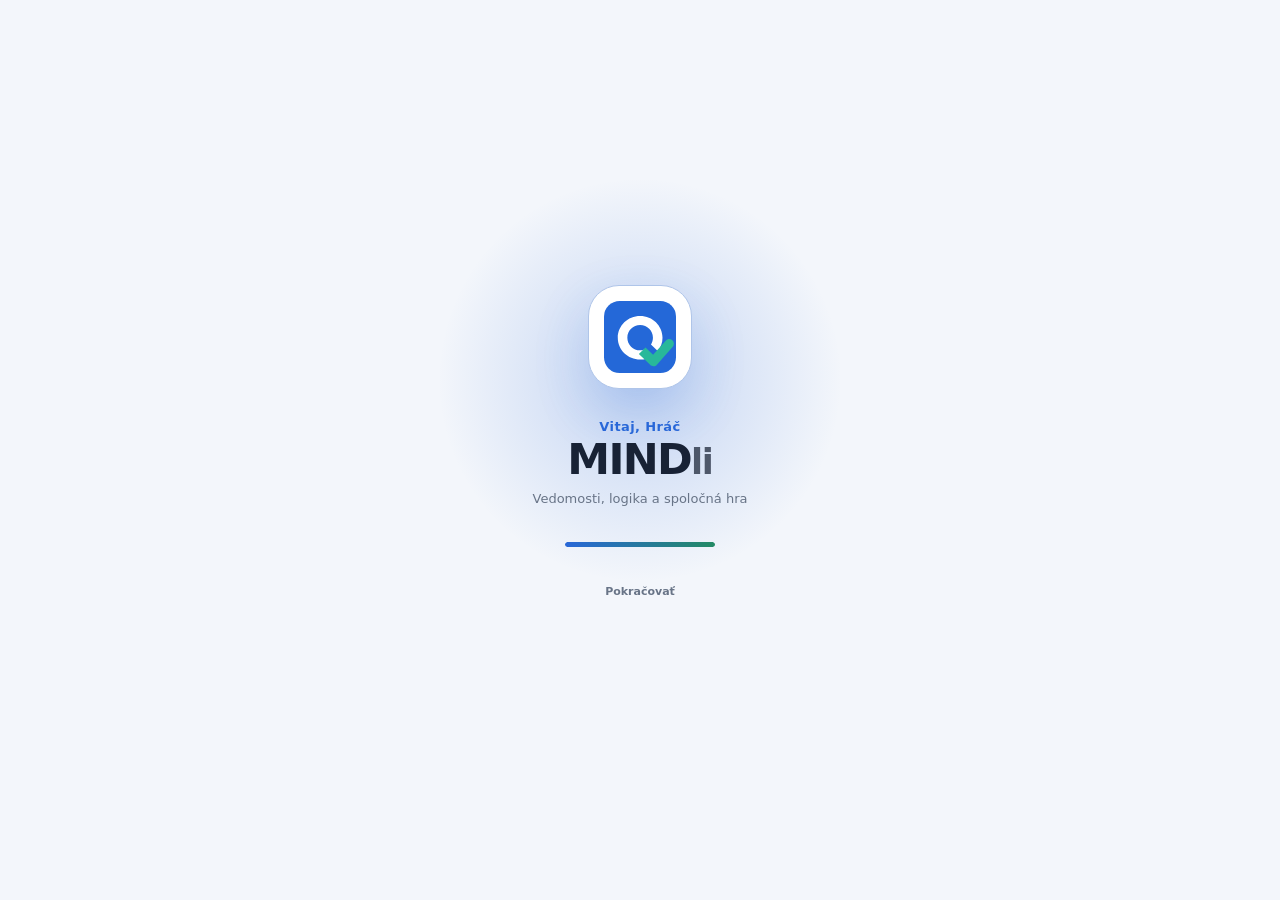
<file: index.html>
<!doctype html>
<html lang="sk">
<head>
  <meta charset="utf-8">
  <meta name="viewport" content="width=device-width,initial-scale=1,viewport-fit=cover">
  <meta name="theme-color" content="#f6f7fb">
  <title>Mindli</title>
  <link rel="manifest" href="manifest.webmanifest">
  <link rel="icon" href="icons/icon-192.png" sizes="192x192">
  <link rel="apple-touch-icon" href="icons/icon-192.png">
  <script>
    try {
      const saved=JSON.parse(localStorage.getItem('quiz-v2-settings')||'{}'),choice=saved.theme||'system';
      const palette=choice==='system'?(matchMedia('(prefers-color-scheme: dark)').matches?'dark':'light'):choice;
      document.documentElement.dataset.theme=['dark','midnight','ocean','sunset'].includes(palette)?'dark':'light';
      document.documentElement.dataset.palette=palette;
      document.documentElement.dataset.themeChoice=choice;
    } catch (_) {}
  </script>
  <link rel="stylesheet" href="style.css">
</head>
<body>
  <main id="app" aria-live="polite">
    <section class="screen loading-screen">
      <div class="logo"><img src="icons/icon.svg" alt="" aria-hidden="true"></div>
      <p>Načítavam otázky…</p>
    </section>
  </main>
  <script src="i18n.js"></script>
  <script src="questions.js"></script>
  <script src="xlsx.full.min.js"></script>
  <script src="qrcode.js"></script>
  <script src="offline-visuals.js"></script>
  <script src="country-facts.js"></script>
  <script src="core.js"></script>
  <script src="wifi-web-bridge.js"></script>
  <script src="central-question-bank-preview.js"></script>
  <script src="app.js"></script>
  <script src="pwa.js"></script>
</body>
</html>
</file>
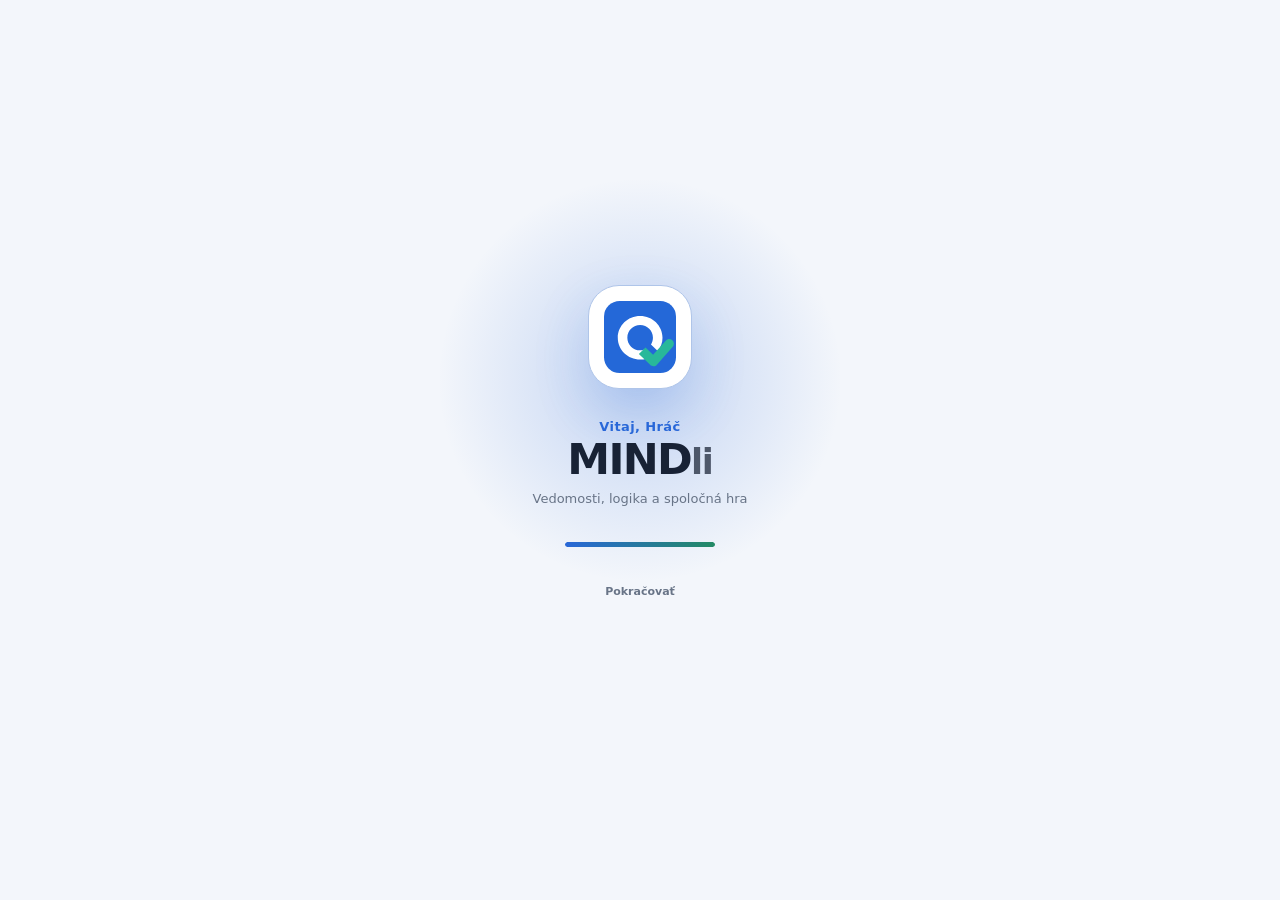
<file: assets/index.html>
<!doctype html>
<html lang="sk">
<head>
  <meta charset="utf-8">
  <meta name="viewport" content="width=device-width,initial-scale=1,viewport-fit=cover">
  <meta name="theme-color" content="#f6f7fb">
  <title>Mindli</title>
  <link rel="manifest" href="manifest.webmanifest">
  <link rel="icon" href="icons/icon-192.png" sizes="192x192">
  <link rel="apple-touch-icon" href="icons/icon-192.png">
  <script>
    try {
      const saved=JSON.parse(localStorage.getItem('quiz-v2-settings')||'{}'),choice=saved.theme||'system';
      const palette=choice==='system'?(matchMedia('(prefers-color-scheme: dark)').matches?'dark':'light'):choice;
      document.documentElement.dataset.theme=['dark','midnight','ocean','sunset'].includes(palette)?'dark':'light';
      document.documentElement.dataset.palette=palette;
      document.documentElement.dataset.themeChoice=choice;
    } catch (_) {}
  </script>
  <link rel="stylesheet" href="style.css">
</head>
<body>
  <main id="app" aria-live="polite">
    <section class="screen loading-screen">
      <div class="logo"><img src="icons/icon.svg" alt="" aria-hidden="true"></div>
      <p>Načítavam otázky…</p>
    </section>
  </main>
  <script src="i18n.js"></script>
  <script src="questions.js"></script>
  <script src="xlsx.full.min.js"></script>
  <script src="qrcode.js"></script>
  <script src="offline-visuals.js"></script>
  <script src="country-facts.js"></script>
  <script src="core.js"></script>
  <script src="wifi-web-bridge.js"></script>
  <script src="app.js"></script>
  <script src="pwa.js"></script>
</body>
</html>
</file>
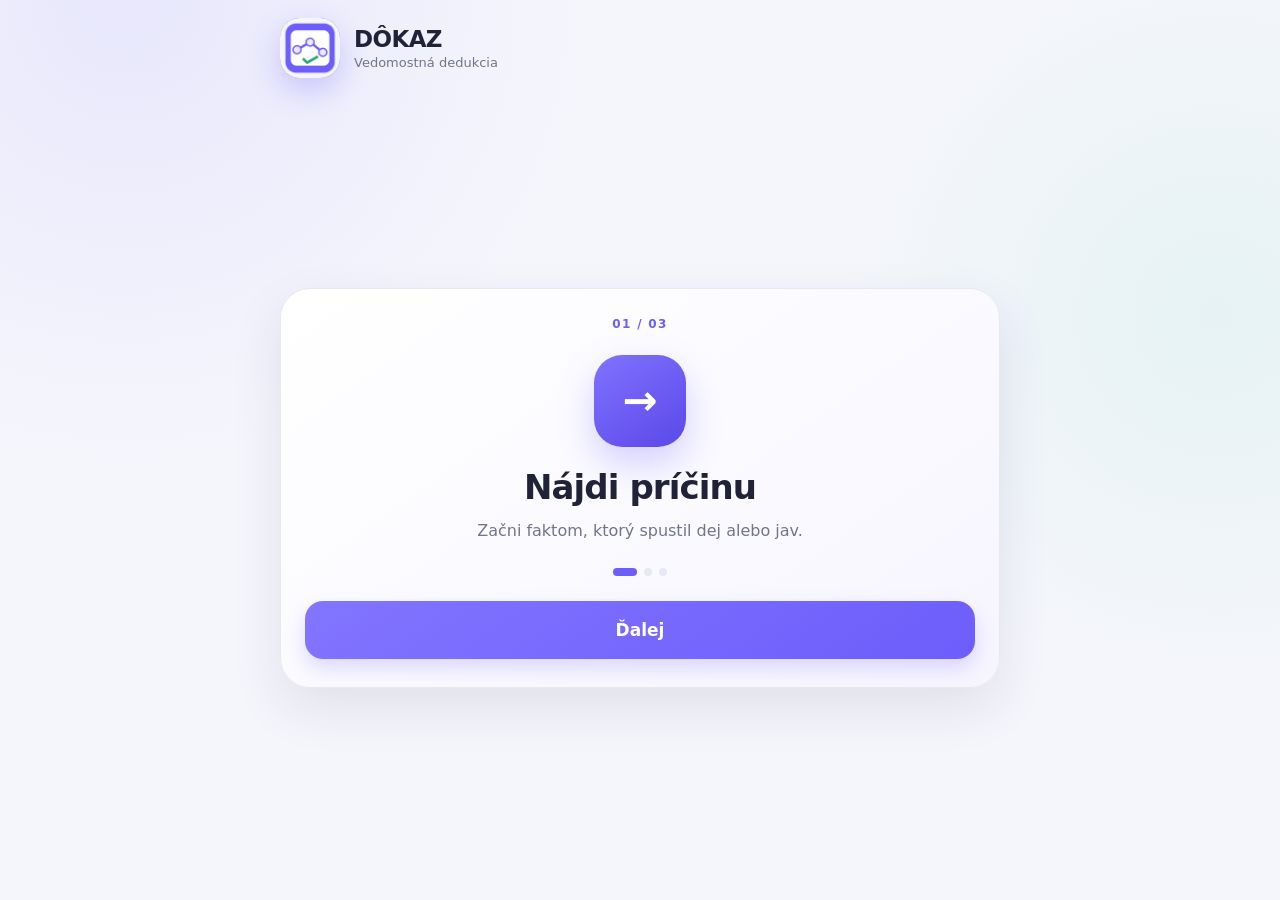
<file: mini/dokaz/index.html>
<!doctype html><html lang="sk"><head><meta charset="utf-8"><meta name="viewport" content="width=device-width,initial-scale=1,viewport-fit=cover"><meta name="theme-color" content="#f5f6fc"><title>DÔKAZ</title><link rel="stylesheet" href="style.css"><link rel="stylesheet" href="../mindli-embed.css"></head><body><main id="app"></main><div id="toast" class="toast"></div><script src="data.js"></script><script src="app.js"></script><script src="../mindli-embed.js"></script></body></html>
</file>
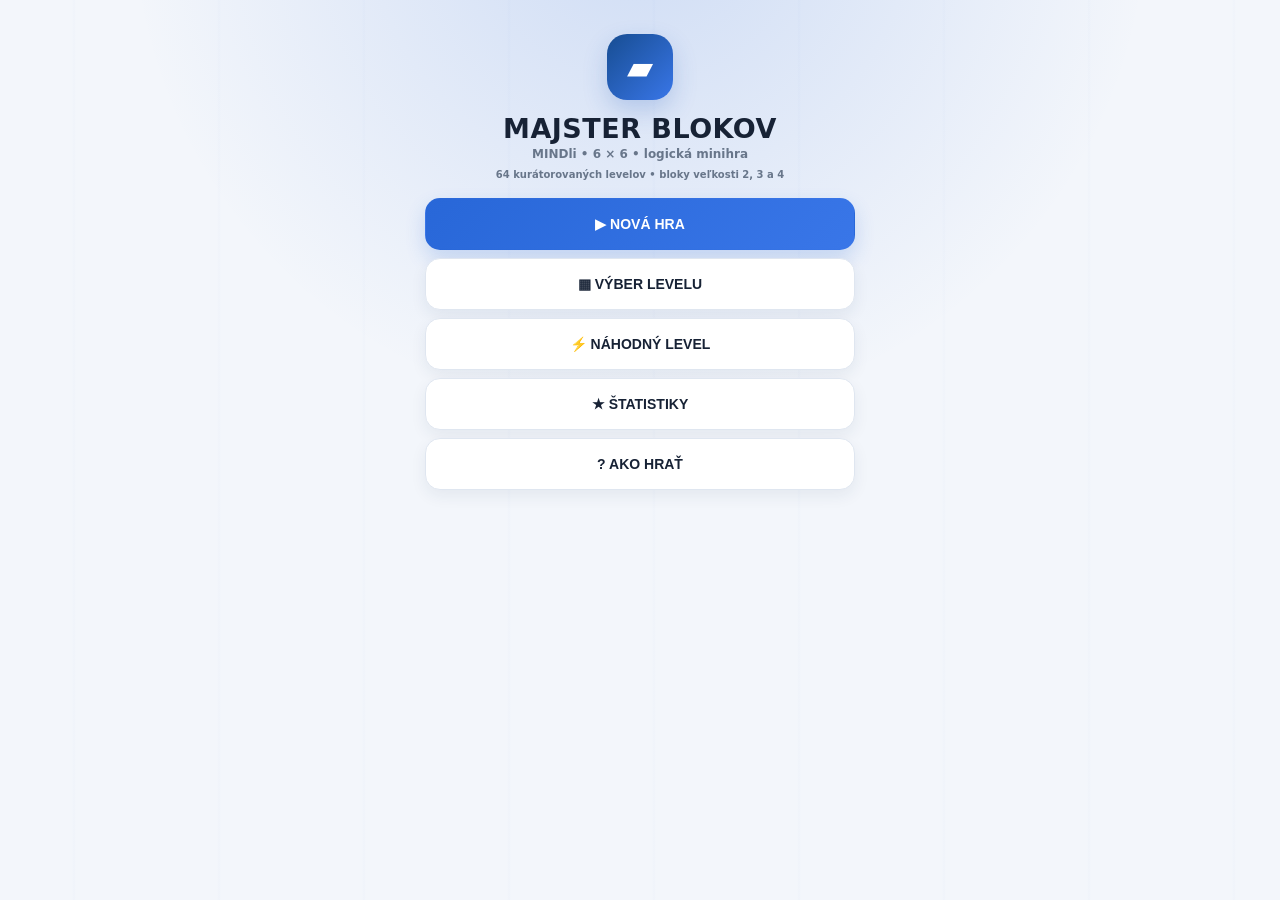
<file: mini/majster/index.html>
<!doctype html><html lang="sk"><head><meta charset="utf-8"><meta name="viewport" content="width=device-width,initial-scale=1,maximum-scale=1,user-scalable=no,viewport-fit=cover"><title>Majster blokov</title>
<style>
:root{--bg:#061321;--bg2:#0a2744;--panel:#0f365d;--panel2:#0a2038;--line:#2b608f;--text:#f7faff;--muted:#9fb6d0;--accent:#5982ff;--accent2:#3159df;--gold:#ffc95c;--target:#ff6b2b;--danger:#d64545}
*{box-sizing:border-box;-webkit-tap-highlight-color:transparent;user-select:none}html,body{margin:0;width:100%;height:100%;overflow:hidden;font-family:system-ui,-apple-system,"Segoe UI",Roboto,sans-serif;color:var(--text);background:var(--bg)}
body{background:radial-gradient(circle at 20% -8%,#2464a06b,transparent 34%),radial-gradient(circle at 100% 35%,#304eae44,transparent 30%),linear-gradient(160deg,#08213b,#05111f 72%)}
body:before{content:"";position:fixed;inset:0;pointer-events:none;opacity:.13;background:repeating-linear-gradient(90deg,transparent 0 72px,#69aef011 73px 75px,transparent 76px 145px)}
.screen{position:absolute;inset:0;display:none;flex-direction:column;padding:max(18px,env(safe-area-inset-top)) 16px max(18px,env(safe-area-inset-bottom));overflow:auto}.screen.active{display:flex}
.logo{margin:auto auto 18px;text-align:center}.badge{width:92px;height:92px;margin:auto;border-radius:27px;background:linear-gradient(145deg,#7996ff,#3158dc);box-shadow:0 18px 38px #0008,inset 0 3px 3px #fff8,inset 0 -5px 8px #172f88;display:grid;place-items:center;transform:rotate(-4deg)}.badge:after{content:"▰";font-size:51px;color:#071a31;text-shadow:0 2px #b8c9ff}
h1{font-size:33px;letter-spacing:2px;margin:17px 0 5px;text-shadow:0 4px 18px #000}.subtitle{color:#b9c9dc;font-weight:800}.homeTag{display:inline-block;margin-top:10px;padding:6px 10px;border:1px solid #315f89;border-radius:999px;color:#8bb2d7;font-size:12px;font-weight:800}.verified{display:inline-block;margin-left:6px;color:#79dfa4}
.menu{width:min(92vw,430px);margin:0 auto auto;display:grid;gap:11px}.btn{border:0;border-radius:18px;padding:15px 18px;min-height:55px;font-weight:900;font-size:16px;color:white;background:linear-gradient(#7292ff,#4166ed);box-shadow:0 7px 0 #2142aa,0 12px 22px #0007,inset 0 2px 1px #ffffff55}.btn:active{transform:translateY(3px);box-shadow:0 4px 0 #2142aa,0 7px 14px #0008}.btn.secondary{background:linear-gradient(#17446f,#0b2949);box-shadow:0 6px 0 #061426,0 10px 20px #0007,inset 0 1px #ffffff16;color:#edf5ff}.btn.danger{background:linear-gradient(#8d4141,#5b2424);box-shadow:0 6px 0 #311313}
.topbar{display:flex;align-items:center;gap:10px;margin-bottom:11px}.iconbtn{width:48px;height:48px;border:1px solid #285983;border-radius:15px;font-size:22px;color:#eaf4ff;background:linear-gradient(#17446f,#0c2948);box-shadow:0 4px 0 #061325}.titleWrap{flex:1}.titleWrap strong{font-size:20px}.tiny{font-size:12px;color:var(--muted);margin-top:2px}
.levelgrid{display:grid;grid-template-columns:repeat(5,1fr);gap:9px;padding-bottom:8px}.level{aspect-ratio:1;border:1px solid #2c5b83;border-radius:15px;font-weight:950;font-size:16px;color:#d9eaff;background:linear-gradient(145deg,#17446f,#0b2948);box-shadow:0 4px 0 #051323,inset 0 1px #ffffff14;position:relative}.level.done{background:linear-gradient(145deg,#6e8fff,#355ddf);color:white}.level.locked{filter:saturate(.35);opacity:.48}.level .stars{position:absolute;left:2px;right:2px;bottom:4px;font-size:8px;color:#ffd06a;letter-spacing:-1px}.level .check{position:absolute;right:5px;top:4px;font-size:10px;color:#79dfa4}.section{margin:13px 0 8px;font-weight:900;color:#8fbbe1;letter-spacing:.5px}
.gameScreen{padding-left:10px;padding-right:10px;overflow:hidden}.stats{display:grid;grid-template-columns:repeat(4,1fr);background:linear-gradient(#123f69,#082848);border:2px solid #31648f;border-radius:21px;padding:8px 8px;box-shadow:0 8px 18px #0006,inset 0 2px 5px #ffffff14;margin:0 5px 14px;text-align:center}.stat b{display:block;font-size:9px;color:#abc2d8;letter-spacing:1px}.stat span{font-size:18px;font-weight:850}
.boardWrap{width:min(94vw,520px);margin:auto;position:relative;padding:11px;border-radius:24px;background:linear-gradient(145deg,#215986,#0b2c4d);border:2px solid #3975a7;box-shadow:0 12px 0 #04101e,0 20px 38px #0009,inset 0 3px 5px #ffffff25}
.boardWrap.gateOpen{box-shadow:0 12px 0 #04101e,0 20px 38px #0009,inset 0 3px 5px #ffffff25,0 0 28px #5f9cff55}.exitGate{position:absolute;right:-26px;top:calc(11px + (100% - 22px)*.4166667);transform:translateY(-50%);width:48px;height:18%;min-height:49px;z-index:4;pointer-events:none}.exitGate:before,.exitGate:after{content:"";position:absolute;right:0;width:31px;height:11px;border-radius:6px;background:linear-gradient(#74a7d3,#214e74);box-shadow:0 3px 5px #0008,inset 0 2px #b5d7f0;transition:transform .35s ease}.exitGate:before{top:-8px}.exitGate:after{bottom:-8px}.gateOpen .exitGate:before{transform:translateY(-9px)}.gateOpen .exitGate:after{transform:translateY(9px)}.doorArrow{position:absolute;inset:0;display:grid;place-items:center;color:#ffd05c;font-size:28px;font-weight:950;text-shadow:0 3px 5px #000;animation:pulse 1.25s ease-in-out infinite}.gateOpen .doorArrow{opacity:0}@keyframes pulse{50%{transform:translateX(5px);opacity:1}0%,100%{opacity:.65}}
.board{aspect-ratio:1;position:relative;border-radius:14px;overflow:hidden;background:repeating-linear-gradient(0deg,transparent 0 16.45%,#6ca8d017 16.6%),repeating-linear-gradient(90deg,transparent 0 16.45%,#6ca8d017 16.6%),radial-gradient(circle at 30% 20%,#1c588155,transparent 34%),linear-gradient(145deg,#0a2a48,#051827);box-shadow:inset 0 0 0 3px #061520,inset 0 0 24px #000b}
.block{position:absolute;border-radius:13px;display:flex;align-items:center;justify-content:center;touch-action:none;transition:left .07s linear,top .07s linear,transform .28s ease,opacity .28s ease;box-shadow:0 5px 7px #0008,inset 0 3px 3px #ffffff4d,inset 0 -4px 5px #08203b88;border:2px solid #447fac;background:repeating-linear-gradient(2deg,transparent 0 7px,#102c481f 8px,transparent 10px),linear-gradient(90deg,#255f90,#5292c5 48%,#1e527e);cursor:grab}.block.v{background:repeating-linear-gradient(88deg,transparent 0 7px,#102c481f 8px,transparent 10px),linear-gradient(#296590,#5192c4 48%,#20527c)}.block.dragging{transform:scale(1.025);filter:brightness(1.15);z-index:10;box-shadow:0 9px 15px #000a,0 0 0 2px #b8dfff55}.block.target{z-index:5;border-color:#ffa164;background:linear-gradient(90deg,#d84b25,#ff793a 48%,#c83c1c);box-shadow:0 5px 8px #0009,0 0 18px #ff6b2b55,inset 0 3px 3px #ffd2b6,inset 0 -4px 4px #7b1e0e}.block.target:after{content:"➜";color:#ffe3af;font-size:18px;font-weight:950;text-shadow:0 2px #7c1e0f;opacity:.82}.block.escape{transform:translateX(165%);opacity:.15}.block.hintPulse{animation:hintGlow .65s ease-in-out 3}@keyframes hintGlow{50%{filter:brightness(1.45);box-shadow:0 0 0 4px #ffcf5b,0 0 22px #ffcf5b}}
.gameButtons{display:grid;grid-template-columns:repeat(4,1fr);gap:7px;width:min(94vw,520px);margin:17px auto 2px}.gameButtons .btn{padding:9px 4px;font-size:10.5px;min-height:51px}.hintBtn{position:relative}.hintBadge{position:absolute;right:4px;top:3px;min-width:21px;height:21px;border-radius:999px;display:grid;place-items:center;background:#ffcc56;color:#142943;font-size:11px;font-weight:950;border:2px solid #fff8}
.modal{position:fixed;inset:0;background:#000c;display:none;align-items:center;justify-content:center;padding:22px;z-index:20}.modal.show{display:flex}.card{width:min(92vw,420px);background:linear-gradient(#123b64,#071f38);border:1px solid #3973a4;border-radius:24px;padding:23px;text-align:center;box-shadow:0 20px 60px #000}.card h2{font-size:28px;margin:5px 0 8px}.bigstars{font-size:38px;letter-spacing:5px;color:#ffc957;text-shadow:0 3px #6c430f}.card p{color:#bed0e1}.card .btn{width:100%;margin-top:9px}.resultGrid{display:grid;grid-template-columns:1fr 1fr;gap:8px;margin:14px 0}.resultBox{background:#071b30;border:1px solid #2d5c85;border-radius:14px;padding:10px}.resultBox small{display:block;color:#90aac4;font-size:10px}.resultBox strong{font-size:18px}
.help,.statsCard,.settingsCard{max-width:520px;margin:auto;background:#0a2744dd;border:1px solid #2d608b;border-radius:22px;padding:20px;line-height:1.5;box-shadow:0 15px 30px #0006}.help b{color:#a9bcff}.statRow{display:flex;justify-content:space-between;align-items:center;padding:12px 2px;border-bottom:1px solid #285276}.statRow:last-child{border-bottom:0}.statRow span{color:#a2bad1}.statRow strong{font-size:18px}.switch{width:52px;height:30px;border-radius:99px;background:#17344f;position:relative;border:1px solid #3b6488}.switch:after{content:"";position:absolute;width:24px;height:24px;left:2px;top:2px;border-radius:50%;background:#9fb3c8;transition:.18s}.switch.on{background:#3d66eb}.switch.on:after{left:24px;background:white}.toast{position:fixed;left:50%;bottom:max(85px,calc(env(safe-area-inset-bottom) + 65px));transform:translateX(-50%) translateY(20px);background:#061827ee;border:1px solid #396d98;color:#eef7ff;padding:10px 15px;border-radius:999px;font-weight:800;font-size:12px;opacity:0;pointer-events:none;z-index:50;transition:.22s}.toast.show{opacity:1;transform:translateX(-50%) translateY(0)}
@media(max-height:720px){.stats{margin-bottom:8px}.boardWrap{width:min(69vh,94vw)}.gameButtons{margin-top:10px}.gameButtons .btn{min-height:45px}.topbar{margin-bottom:8px}}

.section.tier{display:flex;justify-content:space-between;align-items:center;padding:9px 11px;border-radius:12px;background:#0a2744;border:1px solid #28577f}.section.tier small{font-size:10px;color:#adc3d8}.section.easy{border-left:4px solid #65d69b}.section.medium{border-left:4px solid #6fa9ff}.section.hard{border-left:4px solid #ffc95c}.section.expert{border-left:4px solid #ff7d68}.level.easy{border-color:#387d67}.level.medium{border-color:#3c6fa5}.level.hard{border-color:#8a6a34}.level.expert{border-color:#8a4b4b}.block.hintPulse:before{content:attr(data-hint);position:absolute;inset:auto;z-index:20;font-size:32px;color:#ffe083;font-weight:1000;text-shadow:0 3px 5px #000;animation:hintArrow .55s ease-in-out infinite alternate}@keyframes hintArrow{to{transform:scale(1.22)}}

.level{position:relative}.parTag{position:absolute;left:4px;top:4px;font-size:8px;font-weight:900;color:#9fc4e8;background:#061827bb;border:1px solid #2e638e;border-radius:7px;padding:1px 4px}.cleanMark{position:absolute;left:50%;bottom:2px;transform:translateX(-50%);font-size:8px;color:#78e5aa;font-weight:950}.tierDesc{display:block;font-size:9px;color:#8faecb;margin-top:2px}.challengeChip{display:inline-block;margin-top:6px;padding:3px 8px;border-radius:99px;background:#102f50;border:1px solid #32628b;color:#bcd4ea;font-size:9px;font-weight:850}

/* FINAL 1.9 — farebné režimy zjednotené so Slovenským kvízom */
:root{--bg:#f3f6fb;--bg2:#eaf2ff;--panel:#ffffff;--panel2:#f7f9fc;--line:#dfe6f0;--text:#172235;--muted:#68768a;--accent:#2867d8;--accent2:#174fae;--surface:#ffffff;--shadow:0 8px 24px rgba(31,55,91,.10);color-scheme:light}
html[data-theme="dark"]{--bg:#111827;--bg2:#162c4a;--panel:#1c2637;--panel2:#151e2c;--line:#344259;--text:#f4f7fb;--muted:#b5bfd0;--accent:#70a2ff;--accent2:#a9c8ff;--surface:#1c2637;color-scheme:dark}
html[data-theme="midnight"]{--bg:#070d19;--bg2:#101928;--panel:#101928;--panel2:#0b1320;--line:#29384d;--text:#f4f7fc;--muted:#abb8ca;--accent:#8cb5ff;--accent2:#bdd4ff;--surface:#101928;color-scheme:dark}
html[data-theme="ocean"]{--bg:#071f31;--bg2:#0e3046;--panel:#0e3046;--panel2:#09283b;--line:#28566d;--text:#effaff;--muted:#a9c8d7;--accent:#55c8e8;--accent2:#9be4f5;--surface:#0e3046;color-scheme:dark}
html[data-theme="forest"]{--bg:#eaf4ed;--bg2:#dfeee4;--panel:#fff;--panel2:#f4faf6;--line:#d1e2d7;--text:#173128;--muted:#63786e;--accent:#277957;--accent2:#185b40;--surface:#fff;color-scheme:light}
html[data-theme="sunset"]{--bg:#281621;--bg2:#3a202d;--panel:#3a202d;--panel2:#301a26;--line:#684052;--text:#fff6f1;--muted:#d8b9b9;--accent:#ff9d67;--accent2:#ffd0ad;--surface:#3a202d;color-scheme:dark}
body{background:radial-gradient(circle at 50% -10%,color-mix(in srgb,var(--accent) 18%,transparent) 0,transparent 32rem),var(--bg)!important;transition:background .22s,color .22s}
body:before{opacity:.055;background:repeating-linear-gradient(90deg,transparent 0 72px,color-mix(in srgb,var(--accent) 20%,transparent) 73px 75px,transparent 76px 145px)}
.subtitle,.tiny,.statRow span,.card p{color:var(--muted)!important}.homeTag{border-color:var(--line);color:var(--muted)}
.btn{background:linear-gradient(145deg,var(--accent),color-mix(in srgb,var(--accent) 72%,#173e9c));box-shadow:0 6px 0 color-mix(in srgb,var(--accent) 58%,#08152c),0 10px 20px rgba(0,0,0,.20),inset 0 1px rgba(255,255,255,.25)}
.btn.secondary,.iconbtn,.level{background:linear-gradient(145deg,var(--panel),var(--panel2));border-color:var(--line);color:var(--text);box-shadow:0 4px 0 color-mix(in srgb,var(--line) 65%,#07111e),0 8px 18px rgba(0,0,0,.12)}
.stats,.help,.statsCard,.settingsCard,.card{background:var(--panel);border-color:var(--line);color:var(--text)}
.statRow{border-color:var(--line)}.switch{background:var(--panel2);border-color:var(--line)}.switch.on{background:var(--accent)}
.section.tier{background:var(--panel);border-color:var(--line)}.section,.tierDesc{color:var(--muted)}
.level.done{background:linear-gradient(145deg,var(--accent),color-mix(in srgb,var(--accent) 70%,#174fae));color:#fff}.parTag{background:var(--panel2);border-color:var(--line);color:var(--muted)}
.boardWrap{background:linear-gradient(145deg,color-mix(in srgb,var(--accent) 55%,#14324f),color-mix(in srgb,var(--bg) 80%,#06121e));border-color:color-mix(in srgb,var(--accent) 65%,var(--line))}
.resultBox{background:var(--panel2);border-color:var(--line)}.resultBox small{color:var(--muted)}
.themeSelect{width:48%;min-height:42px;border:1px solid var(--line);border-radius:12px;background:var(--panel2);color:var(--text);padding:8px 10px;font-weight:800;outline:none}
.themePreview{display:flex;gap:5px;align-items:center}.themeDot{width:14px;height:14px;border-radius:50%;background:var(--accent);box-shadow:0 0 0 3px color-mix(in srgb,var(--accent) 20%,transparent)}
@media (prefers-reduced-motion:reduce){*,*:before,*:after{animation-duration:.01ms!important;animation-iteration-count:1!important;transition-duration:.01ms!important}}
</style>
<style id="mindli-unified-6017">
/* MINDli 6.0.17 — unified miniapp shell. Game mechanics and 80 audited levels are untouched. */
.screen{padding:max(16px,env(safe-area-inset-top)) 16px max(16px,env(safe-area-inset-bottom));}
.logo{margin:18px auto 16px;width:min(92vw,430px);}
.badge{width:66px;height:66px;border-radius:20px;background:linear-gradient(135deg,#174d92,#3976e8);box-shadow:0 10px 24px rgba(37,89,185,.22);transform:none;}
.badge:after{content:"▰";font-size:34px;color:#fff;text-shadow:none;}
h1{margin:13px 0 3px;font-size:27px;letter-spacing:.5px;text-shadow:none;color:var(--text);}
.subtitle{font-size:12px;font-weight:800;color:var(--muted)!important;}
.homeTag{margin-top:8px;padding:0;border:0;background:none;color:var(--muted);font-size:10px;font-weight:750;}
.menu{gap:8px;}
.btn,.btn.secondary{min-height:52px;border:1px solid var(--line);border-radius:15px;padding:13px 16px;box-shadow:0 6px 16px rgba(31,55,91,.07);font-size:14px;letter-spacing:0;}
.btn{border-color:transparent;background:linear-gradient(135deg,#2867d8,#3976e8);color:#fff;box-shadow:0 9px 20px rgba(40,103,216,.20);}
.btn.secondary{background:var(--panel);color:var(--text);}
.btn:active,.btn.secondary:active{transform:scale(.985);box-shadow:0 3px 9px rgba(31,55,91,.08);}
.iconbtn{border-radius:14px;box-shadow:none;background:var(--panel);}
.topbar{padding:2px 0 5px;}
.level{border-radius:13px;box-shadow:0 3px 10px rgba(31,55,91,.06);}
.level.done{box-shadow:0 4px 12px rgba(40,103,216,.18);}
.section.tier,.help,.statsCard,.settingsCard,.card,.stats{border-radius:17px;box-shadow:0 6px 18px rgba(31,55,91,.07);}
.boardWrap{border-radius:20px;box-shadow:0 10px 24px rgba(15,36,68,.18);}
.gameButtons .btn{box-shadow:none;border:1px solid var(--line);}
html[data-theme="dark"] .btn{background:linear-gradient(135deg,#2d67c7,#4c82e8);}
html[data-theme="dark"] .btn.secondary{background:var(--panel);}
</style>
<link rel="stylesheet" href="../mindli-embed.css"></head><body>
<section id="home" class="screen active"><div class="logo"><div class="badge"></div><h1>MAJSTER BLOKOV</h1><div class="subtitle">MINDli • 6 × 6 • logická minihra</div><div class="homeTag">64 kurátorovaných levelov • bloky veľkosti 2, 3 a 4</div></div><div class="menu"><button class="btn" onclick="newGame()">▶ NOVÁ HRA</button><button class="btn secondary" onclick="showLevels()">▦ VÝBER LEVELU</button><button class="btn secondary" onclick="randomUnlocked()">⚡ NÁHODNÝ LEVEL</button><button class="btn secondary" onclick="showStats()">★ ŠTATISTIKY</button><button class="btn secondary" onclick="showScreen('help')">? AKO HRAŤ</button></div></section>
<section id="levels" class="screen"><div class="topbar"><button class="iconbtn" onclick="showScreen('home')">‹</button><div class="titleWrap"><strong>Výber levelu</strong><div class="tiny">80 auditovaných levelov • 4 stupne obtiažnosti</div></div></div><div id="levelList"></div></section>
<section id="game" class="screen gameScreen"><div class="topbar"><button class="iconbtn" onclick="showLevels()">‹</button><div class="titleWrap"><strong id="levelTitle">Level 1</strong><div class="tiny" id="diffTitle"></div></div><span></span></div><div class="stats"><div class="stat"><b>ŤAHY</b><span id="moves">0</span></div><div class="stat"><b>ČAS</b><span id="timer">0:00</span></div><div class="stat"><b>LEVEL</b><span id="levelNo">1</span></div><div class="stat"><b>REKORD</b><span id="best">–</span></div></div><div class="boardWrap" id="boardWrap"><div class="board" id="board"></div><div class="exitGate"><div class="doorArrow">➜</div></div></div><div class="gameButtons"><button class="btn secondary" onclick="undo()">↶ SPÄŤ</button><button class="btn hintBtn" onclick="useHint()">💡 POMOC <span class="hintBadge" id="hintBadge">3</span></button><button class="btn secondary" onclick="askRestart()">↻ REŠTART</button><button class="btn secondary" onclick="showLevels()">▦ LEVELY</button></div></section>
<section id="help" class="screen"><div class="topbar"><button class="iconbtn" onclick="showScreen('home')">‹</button><div class="titleWrap"><strong>Ako hrať</strong></div></div><div class="help"><h2>Cieľ hry</h2><p>Dostaň <b>oranžový hlavný blok</b> cez dvierka napravo. Bloky sa pohybujú len vo svojej osi.</p><p>Každý level obsahuje bloky dĺžky <b>2, 3 aj 4 políčka</b>. Jeden ťah znamená jeden súvislý posun jedného bloku, aj keď ho posunieš o viac polí.</p><p><b>Pomoc 3×</b> vypočíta z aktuálnej pozície optimálny ďalší krok. Správny blok sa rozsvieti a ukáže sa smer; blok sa už neposunie automaticky.</p><p>Obtiažnosť sa neurčuje iba počtom ťahov. Hodnotíme aj <b>hustotu plochy, počet blokátorov výstupu, počet rôznych blokov nutných v riešení a veľkosť stavového priestoru</b>.</p><p>Pásma v1.9: <b>Úvodné 4</b>, <b>Stredné 7–8</b>, <b>Ťažké 9–10</b> a <b>Expert 11–14</b> optimálnych ťahov; Expert má navyše výrazne hustejšie reťazce a viac blokov zapojených do riešenia.</p><p>Každý z 64 levelov je samostatná konfigurácia. Všetky boli <b>overené BFS solverom a diverzitným auditom</b>, aby hra nepôsobila ako séria jemne posunutých kópií.</p><p>Hviezdičky: 3★ za optimum, 2★ za malú odchýlku od optimálneho riešenia, 1★ za dokončenie.</p></div></section>
<section id="statistics" class="screen"><div class="topbar"><button class="iconbtn" onclick="showScreen('home')">‹</button><div class="titleWrap"><strong>Štatistiky</strong></div></div><div class="statsCard"><div class="statRow"><span>Dokončené levely</span><strong id="stDone">0 / 80</strong></div><div class="statRow"><span>Získané hviezdičky</span><strong id="stStars">0</strong></div><div class="statRow"><span>Najlepší výsledok</span><strong id="stBest">–</strong></div><div class="statRow"><span>Dokončené bez pomoci</span><strong id="stClean">0 / 80</strong></div><div class="statRow"><span>Celkový čas</span><strong id="stTime">0 min</strong></div><div class="statRow"><span>Najvyšší odomknutý</span><strong id="stUnlocked">1</strong></div></div></section>
<section id="settings" class="screen"><div class="topbar"><button class="iconbtn" onclick="closeSettings()">‹</button><div class="titleWrap"><strong>Nastavenia</strong><div class="tiny">uložia sa automaticky</div></div></div><div class="settingsCard"><div class="statRow"><span><b>Farebný režim</b><br><small style="color:var(--muted)">rovnaké režimy ako Mindli</small></span><div class="themePreview"><i class="themeDot"></i><select id="themeSetting" class="themeSelect" onchange="setTheme(this.value)"><option value="system">Podľa telefónu</option><option value="light">Svetlá</option><option value="dark">Tmavá</option><option value="midnight">Polnočná</option><option value="forest">Lesná</option><option value="ocean">Oceán</option><option value="sunset">Západ slnka</option></select></div></div><div class="statRow"><span>Zvuky</span><button id="swSound" class="switch" onclick="toggleSetting('sound')"></button></div><div class="statRow"><span>Vibrácie</span><button id="swVibrate" class="switch" onclick="toggleSetting('vibrate')"></button></div><div class="statRow"><span>Postupné odomykanie levelov</span><button id="swLock" class="switch" onclick="toggleSetting('locking')"></button></div><div class="statRow"><span>Animácia výhry</span><button id="swAnim" class="switch" onclick="toggleSetting('anim')"></button></div><button class="btn danger" style="width:100%;margin-top:18px" onclick="resetProgress()">VYMAZAŤ POSTUP A REKORDY</button></div></section>
<div class="modal" id="win"><div class="card"><div class="bigstars" id="winStars">★★★</div><h2>Výborne!</h2><div class="resultGrid"><div class="resultBox"><small>ŤAHY</small><strong id="winMoves">0</strong></div><div class="resultBox"><small>MINIMUM</small><strong id="winPar">0</strong></div><div class="resultBox"><small>ČAS</small><strong id="winTime">0:00</strong></div><div class="resultBox"><small>POMOCI</small><strong id="winHints">0</strong></div></div><p id="winText"></p><button class="btn" id="nextBtn">ĎALŠÍ LEVEL ›</button><button class="btn secondary" onclick="closeWin();showLevels()">VÝBER LEVELOV</button></div></div>
<div class="modal" id="confirm"><div class="card"><h2>Reštartovať level?</h2><p>Aktuálne ťahy a čas v tomto pokuse sa vynulujú.</p><button class="btn" onclick="confirmRestart()">ÁNO, REŠTART</button><button class="btn secondary" onclick="closeConfirm()">ZRUŠIŤ</button></div></div><div class="toast" id="toast"></div>
<script>
const MINI_LANG=['sk','en','de','cs'].includes(new URLSearchParams(location.search).get('lang'))?new URLSearchParams(location.search).get('lang'):'sk';
const MINI_TX={en:{'MAJSTER BLOKOV':'BLOCK MASTER','Majster blokov':'Block Master','logická výzva':'logic challenge','logická minihra':'logic mini-game','64 levelov':'80 levels','bloky veľkosti 2, 3 a 4':'blocks of size 2, 3 and 4','auditovaných levelov':'audited levels','NOVÁ HRA':'NEW GAME','VÝBER LEVELU':'LEVEL SELECT','NÁHODNÝ LEVEL':'RANDOM LEVEL','ŠTATISTIKY':'STATISTICS','NASTAVENIA':'SETTINGS','AKO HRAŤ':'HOW TO PLAY','Výber levelu':'Level select','ŤAHY':'MOVES','ČAS':'TIME','REKORD':'BEST','SPÄŤ':'BACK','POMOC':'HINT','REŠTART':'RESTART','LEVELY':'LEVELS','Ako hrať':'How to play','Štatistiky':'Statistics','Nastavenia':'Settings','Dokončené levely':'Completed levels','Získané hviezdičky':'Stars earned','Najlepší výsledok':'Best result','Dokončené bez pomoci':'Completed without hints','Celkový čas':'Total time','Najvyšší odomknutý':'Highest unlocked','Farebný režim':'Colour theme','Zvuky':'Sounds','Vibrácie':'Vibration','Postupné odomykanie levelov':'Progressive level unlocking','Animácia výhry':'Win animation','VYMAZAŤ POSTUP A REKORDY':'CLEAR PROGRESS AND RECORDS','Výborne!':'Well done!','MINIMUM':'MINIMUM','POMOCI':'HINTS','ĎALŠÍ LEVEL':'NEXT LEVEL','VÝBER LEVELOV':'LEVEL SELECT','Reštartovať level?':'Restart the level?','ÁNO, REŠTART':'YES, RESTART','ZRUŠIŤ':'CANCEL','Ľahký':'Easy','Stredný':'Medium','Ťažký':'Hard','Ľahké':'Easy','Stredné':'Medium','Ťažké':'Hard','ťahov':'moves','uložia sa automaticky':'saved automatically','Podľa telefónu':'Follow system','Svetlá':'Light','Tmavá':'Dark','Polnočná':'Midnight','Lesná':'Forest','Oceán':'Ocean','Západ slnka':'Sunset'},de:{'MAJSTER BLOKOV':'BLOCKMEISTER','Majster blokov':'Blockmeister','logická výzva':'Logikaufgabe','logická minihra':'Logik-Minigame','64 levelov':'80 Level','bloky veľkosti 2, 3 a 4':'Blöcke der Länge 2, 3 und 4','auditovaných levelov':'geprüfte Level','NOVÁ HRA':'NEUES SPIEL','VÝBER LEVELU':'LEVELAUSWAHL','NÁHODNÝ LEVEL':'ZUFÄLLIGES LEVEL','ŠTATISTIKY':'STATISTIK','NASTAVENIA':'EINSTELLUNGEN','AKO HRAŤ':'SPIELANLEITUNG','Výber levelu':'Levelauswahl','ŤAHY':'ZÜGE','ČAS':'ZEIT','REKORD':'BESTWERT','SPÄŤ':'ZURÜCK','POMOC':'HINWEIS','REŠTART':'NEUSTART','LEVELY':'LEVELS','Ako hrať':'Spielanleitung','Štatistiky':'Statistik','Nastavenia':'Einstellungen','Dokončené levely':'Abgeschlossene Level','Získané hviezdičky':'Gesammelte Sterne','Najlepší výsledok':'Bestes Ergebnis','Dokončené bez pomoci':'Ohne Hinweis abgeschlossen','Celkový čas':'Gesamtzeit','Najvyšší odomknutý':'Höchstes freigeschaltetes Level','Farebný režim':'Farbschema','Zvuky':'Töne','Vibrácie':'Vibration','Postupné odomykanie levelov':'Level schrittweise freischalten','Animácia výhry':'Sieganimation','VYMAZAŤ POSTUP A REKORDY':'FORTSCHRITT UND REKORDE LÖSCHEN','Výborne!':'Sehr gut!','MINIMUM':'MINIMUM','POMOCI':'HINWEISE','ĎALŠÍ LEVEL':'NÄCHSTES LEVEL','VÝBER LEVELOV':'LEVELAUSWAHL','Reštartovať level?':'Level neu starten?','ÁNO, REŠTART':'JA, NEU STARTEN','ZRUŠIŤ':'ABBRECHEN','Ľahký':'Leicht','Stredný':'Mittel','Ťažký':'Schwer','Ľahké':'Leicht','Stredné':'Mittel','Ťažké':'Schwer','ťahov':'Züge','uložia sa automaticky':'wird automatisch gespeichert','Podľa telefónu':'Systemeinstellung','Svetlá':'Hell','Tmavá':'Dunkel','Polnočná':'Mitternacht','Lesná':'Wald','Oceán':'Ozean','Západ slnka':'Sonnenuntergang'},cs:{'MAJSTER BLOKOV':'MISTR BLOKŮ','Majster blokov':'Mistr bloků','logická výzva':'logická výzva','logická minihra':'logická minihra','64 levelov':'80 levelů','bloky veľkosti 2, 3 a 4':'bloky velikosti 2, 3 a 4','auditovaných levelov':'auditovaných levelů','NOVÁ HRA':'NOVÁ HRA','VÝBER LEVELU':'VÝBĚR LEVELU','NÁHODNÝ LEVEL':'NÁHODNÝ LEVEL','ŠTATISTIKY':'STATISTIKY','NASTAVENIA':'NASTAVENÍ','AKO HRAŤ':'JAK HRÁT','Výber levelu':'Výběr levelu','ŤAHY':'TAHY','ČAS':'ČAS','REKORD':'REKORD','SPÄŤ':'ZPĚT','POMOC':'NÁPOVĚDA','REŠTART':'RESTART','LEVELY':'LEVELY','Ako hrať':'Jak hrát','Štatistiky':'Statistiky','Nastavenia':'Nastavení','Dokončené levely':'Dokončené levely','Získané hviezdičky':'Získané hvězdičky','Najlepší výsledok':'Nejlepší výsledek','Dokončené bez pomoci':'Dokončeno bez nápovědy','Celkový čas':'Celkový čas','Najvyšší odomknutý':'Nejvyšší odemčený','Farebný režim':'Barevný režim','Zvuky':'Zvuky','Vibrácie':'Vibrace','Postupné odomykanie levelov':'Postupné odemykání levelů','Animácia výhry':'Animace výhry','VYMAZAŤ POSTUP A REKORDY':'SMAZAT POSTUP A REKORDY','Výborne!':'Výborně!','MINIMUM':'MINIMUM','POMOCI':'NÁPOVĚDY','ĎALŠÍ LEVEL':'DALŠÍ LEVEL','VÝBER LEVELOV':'VÝBĚR LEVELŮ','Reštartovať level?':'Restartovat level?','ÁNO, REŠTART':'ANO, RESTART','ZRUŠIŤ':'ZRUŠIT','Ľahký':'Lehký','Stredný':'Střední','Ťažký':'Těžký','Ľahké':'Lehké','Stredné':'Střední','Ťažké':'Těžké','ťahov':'tahů','uložia sa automaticky':'uloží se automaticky','Podľa telefónu':'Podle telefonu','Svetlá':'Světlá','Tmavá':'Tmavá','Polnočná':'Půlnoční','Lesná':'Lesní','Oceán':'Oceán','Západ slnka':'Západ slunce'}};
function mt(v){if(MINI_LANG==='sk')return v;let o=String(v),d=MINI_TX[MINI_LANG]||{};for(const [a,b] of Object.entries(d).sort((x,y)=>y[0].length-x[0].length))o=o.split(a).join(b);return o}
function localizeMiniDom(){if(MINI_LANG==='sk')return;document.documentElement.lang=MINI_LANG;const walk=document.createTreeWalker(document.body,NodeFilter.SHOW_TEXT);let n;while(n=walk.nextNode()){if(n.parentElement&&['SCRIPT','STYLE','OPTION'].includes(n.parentElement.tagName))continue;n.nodeValue=mt(n.nodeValue)}for(const el of document.querySelectorAll('option'))el.textContent=mt(el.textContent);}

const N=6,TOTAL=64;const LEVELS=[{"par":4,"blocks":[{"id":"A","x":1,"y":2,"len":2,"o":"h","target":true},{"id":"B","x":5,"y":0,"len":3,"o":"v","target":false},{"id":"C","x":0,"y":4,"len":3,"o":"h","target":false},{"id":"D","x":1,"y":5,"len":4,"o":"h","target":false},{"id":"E","x":2,"y":1,"len":3,"o":"h","target":false},{"id":"F","x":4,"y":3,"len":2,"o":"h","target":false},{"id":"G","x":0,"y":0,"len":4,"o":"v","target":false},{"id":"H","x":2,"y":3,"len":2,"o":"h","target":false},{"id":"I","x":1,"y":0,"len":3,"o":"h","target":false}],"meta":{"space":505,"solutionBlocks":4,"initialBlockers":1}},{"par":4,"blocks":[{"id":"A","x":2,"y":2,"len":2,"o":"h","target":true},{"id":"B","x":0,"y":0,"len":2,"o":"h","target":false},{"id":"C","x":2,"y":3,"len":2,"o":"v","target":false},{"id":"D","x":0,"y":2,"len":2,"o":"v","target":false},{"id":"E","x":5,"y":0,"len":3,"o":"v","target":false},{"id":"F","x":3,"y":4,"len":2,"o":"h","target":false},{"id":"G","x":3,"y":1,"len":2,"o":"h","target":false},{"id":"H","x":4,"y":2,"len":2,"o":"v","target":false},{"id":"I","x":1,"y":5,"len":4,"o":"h","target":false},{"id":"J","x":2,"y":0,"len":2,"o":"h","target":false},{"id":"K","x":1,"y":1,"len":3,"o":"v","target":false}],"meta":{"space":795,"solutionBlocks":4,"initialBlockers":2}},{"par":4,"blocks":[{"id":"A","x":1,"y":2,"len":2,"o":"h","target":true},{"id":"B","x":3,"y":0,"len":2,"o":"v","target":false},{"id":"C","x":4,"y":2,"len":3,"o":"v","target":false},{"id":"D","x":2,"y":0,"len":2,"o":"v","target":false},{"id":"E","x":0,"y":2,"len":2,"o":"v","target":false},{"id":"F","x":2,"y":5,"len":4,"o":"h","target":false},{"id":"G","x":5,"y":2,"len":3,"o":"v","target":false},{"id":"H","x":0,"y":4,"len":2,"o":"h","target":false},{"id":"I","x":5,"y":0,"len":2,"o":"v","target":false}],"meta":{"space":786,"solutionBlocks":4,"initialBlockers":2}},{"par":4,"blocks":[{"id":"A","x":2,"y":2,"len":2,"o":"h","target":true},{"id":"B","x":3,"y":1,"len":2,"o":"h","target":false},{"id":"C","x":1,"y":0,"len":4,"o":"v","target":false},{"id":"D","x":3,"y":0,"len":3,"o":"h","target":false},{"id":"E","x":5,"y":1,"len":3,"o":"v","target":false},{"id":"F","x":2,"y":0,"len":2,"o":"v","target":false},{"id":"G","x":0,"y":3,"len":2,"o":"v","target":false},{"id":"H","x":2,"y":5,"len":2,"o":"h","target":false},{"id":"I","x":4,"y":5,"len":2,"o":"h","target":false},{"id":"J","x":1,"y":4,"len":3,"o":"h","target":false},{"id":"K","x":2,"y":3,"len":2,"o":"h","target":false}],"meta":{"space":629,"solutionBlocks":4,"initialBlockers":1}},{"par":7,"blocks":[{"id":"A","x":2,"y":2,"len":2,"o":"h","target":true},{"id":"B","x":3,"y":3,"len":2,"o":"v","target":false},{"id":"C","x":2,"y":5,"len":4,"o":"h","target":false},{"id":"D","x":1,"y":3,"len":2,"o":"h","target":false},{"id":"E","x":4,"y":4,"len":2,"o":"h","target":false},{"id":"F","x":1,"y":0,"len":2,"o":"h","target":false},{"id":"G","x":1,"y":1,"len":2,"o":"h","target":false},{"id":"H","x":3,"y":0,"len":3,"o":"h","target":false},{"id":"I","x":0,"y":2,"len":4,"o":"v","target":false},{"id":"J","x":0,"y":0,"len":2,"o":"v","target":false},{"id":"K","x":5,"y":1,"len":3,"o":"v","target":false}],"meta":{"space":172,"solutionBlocks":5,"initialBlockers":1}},{"par":7,"blocks":[{"id":"A","x":0,"y":2,"len":2,"o":"h","target":true},{"id":"B","x":5,"y":2,"len":2,"o":"v","target":false},{"id":"C","x":4,"y":0,"len":2,"o":"h","target":false},{"id":"D","x":1,"y":0,"len":3,"o":"h","target":false},{"id":"E","x":3,"y":3,"len":3,"o":"v","target":false},{"id":"F","x":0,"y":3,"len":2,"o":"v","target":false},{"id":"G","x":1,"y":3,"len":2,"o":"h","target":false},{"id":"H","x":2,"y":1,"len":4,"o":"h","target":false},{"id":"I","x":0,"y":5,"len":3,"o":"h","target":false},{"id":"J","x":0,"y":0,"len":2,"o":"v","target":false},{"id":"K","x":4,"y":3,"len":3,"o":"v","target":false},{"id":"L","x":5,"y":4,"len":2,"o":"v","target":false}],"meta":{"space":277,"solutionBlocks":6,"initialBlockers":1}},{"par":7,"blocks":[{"id":"A","x":2,"y":2,"len":2,"o":"h","target":true},{"id":"B","x":0,"y":3,"len":3,"o":"v","target":false},{"id":"C","x":1,"y":2,"len":4,"o":"v","target":false},{"id":"D","x":5,"y":3,"len":3,"o":"v","target":false},{"id":"E","x":1,"y":1,"len":3,"o":"h","target":false},{"id":"F","x":2,"y":3,"len":2,"o":"h","target":false},{"id":"G","x":0,"y":0,"len":4,"o":"h","target":false},{"id":"H","x":4,"y":0,"len":3,"o":"v","target":false},{"id":"I","x":2,"y":5,"len":3,"o":"h","target":false},{"id":"J","x":3,"y":4,"len":2,"o":"h","target":false},{"id":"K","x":5,"y":0,"len":2,"o":"v","target":false}],"meta":{"space":326,"solutionBlocks":6,"initialBlockers":1}},{"par":7,"blocks":[{"id":"A","x":2,"y":2,"len":2,"o":"h","target":true},{"id":"B","x":2,"y":3,"len":2,"o":"h","target":false},{"id":"C","x":4,"y":2,"len":2,"o":"v","target":false},{"id":"D","x":0,"y":2,"len":2,"o":"v","target":false},{"id":"E","x":2,"y":1,"len":4,"o":"h","target":false},{"id":"F","x":3,"y":4,"len":2,"o":"h","target":false},{"id":"G","x":3,"y":5,"len":3,"o":"h","target":false},{"id":"H","x":2,"y":4,"len":2,"o":"v","target":false},{"id":"I","x":0,"y":0,"len":2,"o":"h","target":false},{"id":"J","x":5,"y":2,"len":3,"o":"v","target":false},{"id":"K","x":1,"y":2,"len":4,"o":"v","target":false},{"id":"L","x":2,"y":0,"len":2,"o":"h","target":false},{"id":"M","x":0,"y":4,"len":2,"o":"v","target":false}],"meta":{"space":355,"solutionBlocks":7,"initialBlockers":2}},{"par":7,"blocks":[{"id":"A","x":1,"y":2,"len":2,"o":"h","target":true},{"id":"B","x":0,"y":3,"len":2,"o":"h","target":false},{"id":"C","x":4,"y":2,"len":2,"o":"v","target":false},{"id":"D","x":1,"y":4,"len":4,"o":"h","target":false},{"id":"E","x":1,"y":1,"len":3,"o":"h","target":false},{"id":"F","x":4,"y":0,"len":2,"o":"v","target":false},{"id":"G","x":5,"y":4,"len":2,"o":"v","target":false},{"id":"H","x":0,"y":4,"len":2,"o":"v","target":false},{"id":"I","x":5,"y":1,"len":2,"o":"v","target":false},{"id":"J","x":1,"y":5,"len":4,"o":"h","target":false},{"id":"K","x":0,"y":1,"len":2,"o":"v","target":false}],"meta":{"space":567,"solutionBlocks":7,"initialBlockers":2}},{"par":7,"blocks":[{"id":"A","x":2,"y":2,"len":2,"o":"h","target":true},{"id":"B","x":1,"y":0,"len":2,"o":"h","target":false},{"id":"C","x":2,"y":5,"len":4,"o":"h","target":false},{"id":"D","x":5,"y":0,"len":3,"o":"v","target":false},{"id":"E","x":4,"y":3,"len":2,"o":"h","target":false},{"id":"F","x":0,"y":1,"len":3,"o":"h","target":false},{"id":"G","x":0,"y":2,"len":2,"o":"v","target":false},{"id":"H","x":1,"y":3,"len":3,"o":"h","target":false},{"id":"I","x":0,"y":4,"len":2,"o":"v","target":false}],"meta":{"space":759,"solutionBlocks":7,"initialBlockers":1}},{"par":7,"blocks":[{"id":"A","x":0,"y":2,"len":2,"o":"h","target":true},{"id":"B","x":4,"y":5,"len":2,"o":"h","target":false},{"id":"C","x":3,"y":0,"len":2,"o":"h","target":false},{"id":"D","x":0,"y":0,"len":2,"o":"h","target":false},{"id":"E","x":2,"y":4,"len":3,"o":"h","target":false},{"id":"F","x":2,"y":3,"len":2,"o":"h","target":false},{"id":"G","x":2,"y":5,"len":2,"o":"h","target":false},{"id":"H","x":0,"y":1,"len":4,"o":"h","target":false},{"id":"I","x":4,"y":1,"len":3,"o":"v","target":false},{"id":"J","x":1,"y":3,"len":2,"o":"v","target":false}],"meta":{"space":806,"solutionBlocks":6,"initialBlockers":1}},{"par":7,"blocks":[{"id":"A","x":2,"y":2,"len":2,"o":"h","target":true},{"id":"B","x":1,"y":2,"len":2,"o":"v","target":false},{"id":"C","x":5,"y":2,"len":3,"o":"v","target":false},{"id":"D","x":3,"y":4,"len":2,"o":"h","target":false},{"id":"E","x":2,"y":1,"len":4,"o":"h","target":false},{"id":"F","x":0,"y":1,"len":3,"o":"v","target":false},{"id":"G","x":2,"y":0,"len":2,"o":"h","target":false},{"id":"H","x":0,"y":0,"len":2,"o":"h","target":false},{"id":"I","x":1,"y":4,"len":2,"o":"h","target":false},{"id":"J","x":4,"y":2,"len":2,"o":"v","target":false},{"id":"K","x":1,"y":5,"len":3,"o":"h","target":false},{"id":"L","x":4,"y":5,"len":2,"o":"h","target":false}],"meta":{"space":1117,"solutionBlocks":7,"initialBlockers":2}},{"par":7,"blocks":[{"id":"A","x":1,"y":2,"len":2,"o":"h","target":true},{"id":"B","x":2,"y":5,"len":4,"o":"h","target":false},{"id":"C","x":1,"y":1,"len":3,"o":"h","target":false},{"id":"D","x":0,"y":1,"len":3,"o":"v","target":false},{"id":"E","x":3,"y":4,"len":2,"o":"h","target":false},{"id":"F","x":5,"y":3,"len":2,"o":"v","target":false},{"id":"G","x":0,"y":0,"len":3,"o":"h","target":false},{"id":"H","x":4,"y":0,"len":3,"o":"v","target":false},{"id":"I","x":1,"y":3,"len":4,"o":"h","target":false},{"id":"J","x":0,"y":4,"len":2,"o":"h","target":false}],"meta":{"space":1609,"solutionBlocks":7,"initialBlockers":1}},{"par":7,"blocks":[{"id":"A","x":1,"y":2,"len":2,"o":"h","target":true},{"id":"B","x":1,"y":1,"len":3,"o":"h","target":false},{"id":"C","x":2,"y":4,"len":2,"o":"h","target":false},{"id":"D","x":0,"y":3,"len":3,"o":"h","target":false},{"id":"E","x":1,"y":5,"len":3,"o":"h","target":false},{"id":"F","x":3,"y":3,"len":2,"o":"h","target":false},{"id":"G","x":5,"y":1,"len":2,"o":"v","target":false},{"id":"H","x":4,"y":1,"len":2,"o":"v","target":false},{"id":"I","x":0,"y":0,"len":3,"o":"v","target":false},{"id":"J","x":2,"y":0,"len":4,"o":"h","target":false}],"meta":{"space":1671,"solutionBlocks":7,"initialBlockers":2}},{"par":7,"blocks":[{"id":"A","x":1,"y":2,"len":2,"o":"h","target":true},{"id":"B","x":4,"y":0,"len":3,"o":"v","target":false},{"id":"C","x":4,"y":4,"len":2,"o":"h","target":false},{"id":"D","x":2,"y":4,"len":2,"o":"h","target":false},{"id":"E","x":0,"y":0,"len":4,"o":"h","target":false},{"id":"F","x":2,"y":5,"len":3,"o":"h","target":false},{"id":"G","x":0,"y":1,"len":4,"o":"h","target":false},{"id":"H","x":1,"y":3,"len":3,"o":"h","target":false},{"id":"I","x":5,"y":2,"len":2,"o":"v","target":false},{"id":"J","x":0,"y":4,"len":2,"o":"v","target":false}],"meta":{"space":2594,"solutionBlocks":7,"initialBlockers":2}},{"par":7,"blocks":[{"id":"A","x":0,"y":2,"len":2,"o":"h","target":true},{"id":"B","x":4,"y":4,"len":2,"o":"h","target":false},{"id":"C","x":2,"y":2,"len":3,"o":"v","target":false},{"id":"D","x":3,"y":2,"len":3,"o":"v","target":false},{"id":"E","x":1,"y":5,"len":2,"o":"h","target":false},{"id":"F","x":4,"y":1,"len":2,"o":"v","target":false},{"id":"G","x":0,"y":4,"len":2,"o":"v","target":false},{"id":"H","x":5,"y":2,"len":2,"o":"v","target":false},{"id":"I","x":4,"y":5,"len":2,"o":"h","target":false},{"id":"J","x":0,"y":0,"len":4,"o":"h","target":false},{"id":"K","x":1,"y":1,"len":2,"o":"h","target":false}],"meta":{"space":2980,"solutionBlocks":7,"initialBlockers":4}},{"par":7,"blocks":[{"id":"A","x":2,"y":2,"len":2,"o":"h","target":true},{"id":"B","x":3,"y":4,"len":3,"o":"h","target":false},{"id":"C","x":1,"y":4,"len":2,"o":"h","target":false},{"id":"D","x":3,"y":3,"len":2,"o":"h","target":false},{"id":"E","x":3,"y":5,"len":3,"o":"h","target":false},{"id":"F","x":1,"y":1,"len":2,"o":"h","target":false},{"id":"G","x":2,"y":0,"len":4,"o":"h","target":false},{"id":"H","x":0,"y":2,"len":2,"o":"v","target":false},{"id":"I","x":4,"y":1,"len":2,"o":"v","target":false},{"id":"J","x":5,"y":1,"len":3,"o":"v","target":false}],"meta":{"space":8448,"solutionBlocks":7,"initialBlockers":2}},{"par":8,"blocks":[{"id":"A","x":0,"y":2,"len":2,"o":"h","target":true},{"id":"B","x":5,"y":1,"len":2,"o":"v","target":false},{"id":"C","x":3,"y":2,"len":2,"o":"v","target":false},{"id":"D","x":4,"y":1,"len":3,"o":"v","target":false},{"id":"E","x":1,"y":0,"len":3,"o":"h","target":false},{"id":"F","x":1,"y":5,"len":4,"o":"h","target":false},{"id":"G","x":0,"y":3,"len":3,"o":"h","target":false},{"id":"H","x":5,"y":3,"len":3,"o":"v","target":false},{"id":"I","x":0,"y":1,"len":3,"o":"h","target":false},{"id":"J","x":4,"y":0,"len":2,"o":"h","target":false},{"id":"K","x":2,"y":4,"len":3,"o":"h","target":false}],"meta":{"space":784,"solutionBlocks":8,"initialBlockers":3}},{"par":8,"blocks":[{"id":"A","x":2,"y":2,"len":2,"o":"h","target":true},{"id":"B","x":3,"y":1,"len":2,"o":"h","target":false},{"id":"C","x":5,"y":1,"len":3,"o":"v","target":false},{"id":"D","x":3,"y":4,"len":3,"o":"h","target":false},{"id":"E","x":0,"y":3,"len":3,"o":"v","target":false},{"id":"F","x":1,"y":1,"len":4,"o":"v","target":false},{"id":"G","x":2,"y":3,"len":2,"o":"v","target":false},{"id":"H","x":2,"y":0,"len":4,"o":"h","target":false},{"id":"I","x":1,"y":5,"len":3,"o":"h","target":false},{"id":"J","x":4,"y":2,"len":2,"o":"v","target":false}],"meta":{"space":832,"solutionBlocks":7,"initialBlockers":2}},{"par":8,"blocks":[{"id":"A","x":1,"y":2,"len":2,"o":"h","target":true},{"id":"B","x":5,"y":2,"len":2,"o":"v","target":false},{"id":"C","x":3,"y":2,"len":3,"o":"v","target":false},{"id":"D","x":1,"y":5,"len":3,"o":"h","target":false},{"id":"E","x":0,"y":3,"len":2,"o":"h","target":false},{"id":"F","x":0,"y":1,"len":3,"o":"h","target":false},{"id":"G","x":1,"y":0,"len":4,"o":"h","target":false},{"id":"H","x":0,"y":4,"len":2,"o":"v","target":false},{"id":"I","x":4,"y":3,"len":3,"o":"v","target":false},{"id":"J","x":4,"y":1,"len":2,"o":"v","target":false},{"id":"K","x":1,"y":4,"len":2,"o":"h","target":false}],"meta":{"space":1832,"solutionBlocks":8,"initialBlockers":3}},{"par":8,"blocks":[{"id":"A","x":1,"y":2,"len":2,"o":"h","target":true},{"id":"B","x":1,"y":1,"len":3,"o":"h","target":false},{"id":"C","x":5,"y":4,"len":2,"o":"v","target":false},{"id":"D","x":0,"y":0,"len":2,"o":"v","target":false},{"id":"E","x":1,"y":5,"len":4,"o":"h","target":false},{"id":"F","x":3,"y":2,"len":2,"o":"v","target":false},{"id":"G","x":0,"y":3,"len":2,"o":"h","target":false},{"id":"H","x":5,"y":2,"len":2,"o":"v","target":false},{"id":"I","x":4,"y":1,"len":2,"o":"v","target":false},{"id":"J","x":2,"y":0,"len":3,"o":"h","target":false},{"id":"K","x":0,"y":4,"len":2,"o":"h","target":false},{"id":"L","x":2,"y":4,"len":3,"o":"h","target":false}],"meta":{"space":1926,"solutionBlocks":8,"initialBlockers":3}},{"par":8,"blocks":[{"id":"A","x":1,"y":2,"len":2,"o":"h","target":true},{"id":"B","x":0,"y":0,"len":2,"o":"h","target":false},{"id":"C","x":4,"y":5,"len":2,"o":"h","target":false},{"id":"D","x":1,"y":1,"len":2,"o":"h","target":false},{"id":"E","x":1,"y":3,"len":3,"o":"h","target":false},{"id":"F","x":0,"y":4,"len":2,"o":"v","target":false},{"id":"G","x":1,"y":5,"len":2,"o":"h","target":false},{"id":"H","x":4,"y":1,"len":3,"o":"v","target":false},{"id":"I","x":2,"y":4,"len":4,"o":"h","target":false},{"id":"J","x":3,"y":0,"len":2,"o":"v","target":false},{"id":"K","x":0,"y":2,"len":2,"o":"v","target":false}],"meta":{"space":2237,"solutionBlocks":8,"initialBlockers":1}},{"par":8,"blocks":[{"id":"A","x":0,"y":2,"len":2,"o":"h","target":true},{"id":"B","x":4,"y":5,"len":2,"o":"h","target":false},{"id":"C","x":2,"y":4,"len":2,"o":"v","target":false},{"id":"D","x":4,"y":0,"len":2,"o":"h","target":false},{"id":"E","x":4,"y":1,"len":3,"o":"v","target":false},{"id":"F","x":3,"y":4,"len":2,"o":"h","target":false},{"id":"G","x":5,"y":2,"len":2,"o":"v","target":false},{"id":"H","x":0,"y":1,"len":4,"o":"h","target":false},{"id":"I","x":1,"y":3,"len":2,"o":"h","target":false}],"meta":{"space":8307,"solutionBlocks":7,"initialBlockers":2}},{"par":8,"blocks":[{"id":"A","x":1,"y":2,"len":2,"o":"h","target":true},{"id":"B","x":4,"y":5,"len":2,"o":"h","target":false},{"id":"C","x":1,"y":0,"len":2,"o":"h","target":false},{"id":"D","x":0,"y":5,"len":2,"o":"h","target":false},{"id":"E","x":2,"y":1,"len":2,"o":"h","target":false},{"id":"F","x":0,"y":1,"len":2,"o":"v","target":false},{"id":"G","x":1,"y":4,"len":4,"o":"h","target":false},{"id":"H","x":4,"y":0,"len":3,"o":"v","target":false},{"id":"I","x":3,"y":3,"len":2,"o":"h","target":false},{"id":"J","x":5,"y":2,"len":2,"o":"v","target":false},{"id":"K","x":0,"y":3,"len":2,"o":"v","target":false}],"meta":{"space":16307,"solutionBlocks":8,"initialBlockers":2}},{"par":9,"blocks":[{"id":"A","x":0,"y":2,"len":2,"o":"h","target":true},{"id":"B","x":5,"y":1,"len":2,"o":"v","target":false},{"id":"C","x":1,"y":3,"len":3,"o":"v","target":false},{"id":"D","x":3,"y":1,"len":2,"o":"v","target":false},{"id":"E","x":2,"y":0,"len":2,"o":"v","target":false},{"id":"F","x":3,"y":3,"len":3,"o":"h","target":false},{"id":"G","x":2,"y":5,"len":4,"o":"h","target":false},{"id":"H","x":2,"y":4,"len":4,"o":"h","target":false},{"id":"I","x":4,"y":0,"len":3,"o":"v","target":false}],"meta":{"space":362,"solutionBlocks":8,"initialBlockers":3}},{"par":9,"blocks":[{"id":"A","x":1,"y":2,"len":2,"o":"h","target":true},{"id":"B","x":0,"y":1,"len":2,"o":"v","target":false},{"id":"C","x":1,"y":0,"len":2,"o":"v","target":false},{"id":"D","x":2,"y":3,"len":2,"o":"h","target":false},{"id":"E","x":2,"y":0,"len":4,"o":"h","target":false},{"id":"F","x":2,"y":4,"len":2,"o":"h","target":false},{"id":"G","x":5,"y":2,"len":3,"o":"v","target":false},{"id":"H","x":1,"y":5,"len":4,"o":"h","target":false},{"id":"I","x":4,"y":2,"len":3,"o":"v","target":false},{"id":"J","x":0,"y":3,"len":3,"o":"v","target":false},{"id":"K","x":3,"y":1,"len":2,"o":"v","target":false},{"id":"L","x":4,"y":1,"len":2,"o":"h","target":false}],"meta":{"space":483,"solutionBlocks":9,"initialBlockers":3}},{"par":9,"blocks":[{"id":"A","x":0,"y":2,"len":2,"o":"h","target":true},{"id":"B","x":0,"y":3,"len":2,"o":"v","target":false},{"id":"C","x":2,"y":1,"len":4,"o":"h","target":false},{"id":"D","x":3,"y":2,"len":3,"o":"v","target":false},{"id":"E","x":4,"y":4,"len":2,"o":"v","target":false},{"id":"F","x":2,"y":2,"len":3,"o":"v","target":false},{"id":"G","x":1,"y":3,"len":3,"o":"v","target":false},{"id":"H","x":5,"y":3,"len":3,"o":"v","target":false},{"id":"I","x":0,"y":0,"len":2,"o":"v","target":false},{"id":"J","x":4,"y":2,"len":2,"o":"v","target":false},{"id":"K","x":1,"y":0,"len":4,"o":"h","target":false}],"meta":{"space":560,"solutionBlocks":8,"initialBlockers":3}},{"par":9,"blocks":[{"id":"A","x":1,"y":2,"len":2,"o":"h","target":true},{"id":"B","x":0,"y":2,"len":4,"o":"v","target":false},{"id":"C","x":3,"y":3,"len":2,"o":"v","target":false},{"id":"D","x":4,"y":1,"len":3,"o":"v","target":false},{"id":"E","x":1,"y":3,"len":3,"o":"v","target":false},{"id":"F","x":4,"y":0,"len":2,"o":"h","target":false},{"id":"G","x":3,"y":5,"len":3,"o":"h","target":false},{"id":"H","x":1,"y":1,"len":3,"o":"h","target":false},{"id":"I","x":4,"y":4,"len":2,"o":"h","target":false},{"id":"J","x":0,"y":0,"len":3,"o":"h","target":false},{"id":"K","x":5,"y":2,"len":2,"o":"v","target":false}],"meta":{"space":722,"solutionBlocks":8,"initialBlockers":2}},{"par":9,"blocks":[{"id":"A","x":1,"y":2,"len":2,"o":"h","target":true},{"id":"B","x":1,"y":0,"len":2,"o":"v","target":false},{"id":"C","x":2,"y":4,"len":2,"o":"h","target":false},{"id":"D","x":5,"y":1,"len":3,"o":"v","target":false},{"id":"E","x":2,"y":5,"len":4,"o":"h","target":false},{"id":"F","x":3,"y":3,"len":2,"o":"h","target":false},{"id":"G","x":3,"y":0,"len":2,"o":"h","target":false},{"id":"H","x":1,"y":3,"len":3,"o":"v","target":false},{"id":"I","x":3,"y":1,"len":2,"o":"v","target":false},{"id":"J","x":0,"y":1,"len":4,"o":"v","target":false},{"id":"K","x":4,"y":1,"len":2,"o":"v","target":false}],"meta":{"space":742,"solutionBlocks":8,"initialBlockers":3}},{"par":9,"blocks":[{"id":"A","x":0,"y":2,"len":2,"o":"h","target":true},{"id":"B","x":0,"y":3,"len":4,"o":"h","target":false},{"id":"C","x":3,"y":1,"len":2,"o":"v","target":false},{"id":"D","x":2,"y":1,"len":2,"o":"v","target":false},{"id":"E","x":1,"y":5,"len":4,"o":"h","target":false},{"id":"F","x":4,"y":4,"len":2,"o":"h","target":false},{"id":"G","x":5,"y":0,"len":3,"o":"v","target":false},{"id":"H","x":4,"y":0,"len":2,"o":"v","target":false},{"id":"I","x":0,"y":0,"len":2,"o":"v","target":false},{"id":"J","x":1,"y":4,"len":3,"o":"h","target":false},{"id":"K","x":0,"y":4,"len":2,"o":"v","target":false}],"meta":{"space":747,"solutionBlocks":8,"initialBlockers":3}},{"par":9,"blocks":[{"id":"A","x":0,"y":2,"len":2,"o":"h","target":true},{"id":"B","x":2,"y":4,"len":2,"o":"h","target":false},{"id":"C","x":2,"y":0,"len":4,"o":"h","target":false},{"id":"D","x":4,"y":2,"len":2,"o":"v","target":false},{"id":"E","x":1,"y":0,"len":2,"o":"v","target":false},{"id":"F","x":0,"y":3,"len":3,"o":"v","target":false},{"id":"G","x":3,"y":1,"len":2,"o":"v","target":false},{"id":"H","x":3,"y":5,"len":2,"o":"h","target":false},{"id":"I","x":2,"y":1,"len":3,"o":"v","target":false},{"id":"J","x":5,"y":2,"len":2,"o":"v","target":false},{"id":"K","x":1,"y":3,"len":3,"o":"v","target":false}],"meta":{"space":786,"solutionBlocks":8,"initialBlockers":4}},{"par":9,"blocks":[{"id":"A","x":1,"y":2,"len":2,"o":"h","target":true},{"id":"B","x":0,"y":0,"len":3,"o":"v","target":false},{"id":"C","x":1,"y":3,"len":2,"o":"v","target":false},{"id":"D","x":0,"y":5,"len":4,"o":"h","target":false},{"id":"E","x":3,"y":1,"len":2,"o":"v","target":false},{"id":"F","x":1,"y":0,"len":3,"o":"h","target":false},{"id":"G","x":2,"y":3,"len":4,"o":"h","target":false},{"id":"H","x":4,"y":0,"len":2,"o":"v","target":false},{"id":"I","x":3,"y":4,"len":3,"o":"h","target":false},{"id":"J","x":5,"y":0,"len":3,"o":"v","target":false}],"meta":{"space":823,"solutionBlocks":8,"initialBlockers":2}},{"par":9,"blocks":[{"id":"A","x":2,"y":2,"len":2,"o":"h","target":true},{"id":"B","x":2,"y":3,"len":2,"o":"h","target":false},{"id":"C","x":5,"y":0,"len":3,"o":"v","target":false},{"id":"D","x":0,"y":1,"len":3,"o":"v","target":false},{"id":"E","x":4,"y":4,"len":2,"o":"h","target":false},{"id":"F","x":1,"y":5,"len":2,"o":"h","target":false},{"id":"G","x":1,"y":0,"len":4,"o":"h","target":false},{"id":"H","x":1,"y":1,"len":2,"o":"v","target":false},{"id":"I","x":2,"y":1,"len":2,"o":"h","target":false},{"id":"J","x":4,"y":1,"len":3,"o":"v","target":false},{"id":"K","x":2,"y":4,"len":2,"o":"h","target":false},{"id":"L","x":1,"y":3,"len":2,"o":"v","target":false}],"meta":{"space":910,"solutionBlocks":8,"initialBlockers":2}},{"par":9,"blocks":[{"id":"A","x":0,"y":2,"len":2,"o":"h","target":true},{"id":"B","x":0,"y":0,"len":3,"o":"h","target":false},{"id":"C","x":0,"y":4,"len":2,"o":"v","target":false},{"id":"D","x":4,"y":0,"len":2,"o":"h","target":false},{"id":"E","x":2,"y":4,"len":4,"o":"h","target":false},{"id":"F","x":3,"y":2,"len":2,"o":"v","target":false},{"id":"G","x":1,"y":4,"len":2,"o":"v","target":false},{"id":"H","x":1,"y":1,"len":2,"o":"h","target":false},{"id":"I","x":4,"y":1,"len":2,"o":"v","target":false},{"id":"J","x":0,"y":3,"len":2,"o":"h","target":false},{"id":"K","x":5,"y":1,"len":3,"o":"v","target":false}],"meta":{"space":1025,"solutionBlocks":8,"initialBlockers":3}},{"par":9,"blocks":[{"id":"A","x":2,"y":2,"len":2,"o":"h","target":true},{"id":"B","x":3,"y":4,"len":3,"o":"h","target":false},{"id":"C","x":5,"y":1,"len":2,"o":"v","target":false},{"id":"D","x":4,"y":5,"len":2,"o":"h","target":false},{"id":"E","x":1,"y":1,"len":4,"o":"v","target":false},{"id":"F","x":2,"y":1,"len":2,"o":"h","target":false},{"id":"G","x":0,"y":3,"len":3,"o":"v","target":false},{"id":"H","x":1,"y":0,"len":4,"o":"h","target":false},{"id":"I","x":4,"y":1,"len":3,"o":"v","target":false},{"id":"J","x":2,"y":5,"len":2,"o":"h","target":false}],"meta":{"space":1263,"solutionBlocks":9,"initialBlockers":2}},{"par":9,"blocks":[{"id":"A","x":1,"y":2,"len":2,"o":"h","target":true},{"id":"B","x":1,"y":0,"len":4,"o":"h","target":false},{"id":"C","x":0,"y":2,"len":2,"o":"v","target":false},{"id":"D","x":4,"y":1,"len":2,"o":"v","target":false},{"id":"E","x":0,"y":4,"len":2,"o":"v","target":false},{"id":"F","x":2,"y":3,"len":2,"o":"v","target":false},{"id":"G","x":1,"y":1,"len":3,"o":"h","target":false},{"id":"H","x":3,"y":5,"len":3,"o":"h","target":false},{"id":"I","x":1,"y":5,"len":2,"o":"h","target":false},{"id":"J","x":4,"y":4,"len":2,"o":"h","target":false},{"id":"K","x":5,"y":0,"len":3,"o":"v","target":false}],"meta":{"space":1523,"solutionBlocks":9,"initialBlockers":2}},{"par":9,"blocks":[{"id":"A","x":0,"y":2,"len":2,"o":"h","target":true},{"id":"B","x":2,"y":5,"len":4,"o":"h","target":false},{"id":"C","x":1,"y":0,"len":2,"o":"v","target":false},{"id":"D","x":0,"y":3,"len":2,"o":"h","target":false},{"id":"E","x":2,"y":2,"len":2,"o":"v","target":false},{"id":"F","x":3,"y":0,"len":2,"o":"v","target":false},{"id":"G","x":0,"y":4,"len":2,"o":"v","target":false},{"id":"H","x":2,"y":4,"len":4,"o":"h","target":false},{"id":"I","x":5,"y":1,"len":3,"o":"v","target":false},{"id":"J","x":4,"y":1,"len":3,"o":"v","target":false},{"id":"K","x":4,"y":0,"len":2,"o":"h","target":false}],"meta":{"space":3129,"solutionBlocks":8,"initialBlockers":3}},{"par":9,"blocks":[{"id":"A","x":0,"y":2,"len":2,"o":"h","target":true},{"id":"B","x":1,"y":5,"len":2,"o":"h","target":false},{"id":"C","x":0,"y":1,"len":2,"o":"h","target":false},{"id":"D","x":2,"y":0,"len":2,"o":"h","target":false},{"id":"E","x":4,"y":0,"len":2,"o":"h","target":false},{"id":"F","x":4,"y":1,"len":2,"o":"v","target":false},{"id":"G","x":3,"y":1,"len":2,"o":"v","target":false},{"id":"H","x":2,"y":4,"len":4,"o":"h","target":false},{"id":"I","x":0,"y":3,"len":3,"o":"v","target":false},{"id":"J","x":2,"y":3,"len":3,"o":"h","target":false}],"meta":{"space":3509,"solutionBlocks":8,"initialBlockers":2}},{"par":9,"blocks":[{"id":"A","x":0,"y":2,"len":2,"o":"h","target":true},{"id":"B","x":2,"y":5,"len":2,"o":"h","target":false},{"id":"C","x":2,"y":1,"len":2,"o":"h","target":false},{"id":"D","x":5,"y":0,"len":3,"o":"v","target":false},{"id":"E","x":2,"y":2,"len":3,"o":"v","target":false},{"id":"F","x":4,"y":4,"len":2,"o":"h","target":false},{"id":"G","x":1,"y":3,"len":3,"o":"v","target":false},{"id":"H","x":4,"y":1,"len":2,"o":"v","target":false},{"id":"I","x":0,"y":0,"len":2,"o":"v","target":false},{"id":"J","x":1,"y":0,"len":4,"o":"h","target":false}],"meta":{"space":3856,"solutionBlocks":8,"initialBlockers":3}},{"par":9,"blocks":[{"id":"A","x":2,"y":2,"len":2,"o":"h","target":true},{"id":"B","x":0,"y":4,"len":2,"o":"v","target":false},{"id":"C","x":0,"y":1,"len":2,"o":"h","target":false},{"id":"D","x":4,"y":1,"len":3,"o":"v","target":false},{"id":"E","x":1,"y":0,"len":3,"o":"h","target":false},{"id":"F","x":1,"y":3,"len":2,"o":"v","target":false},{"id":"G","x":2,"y":4,"len":4,"o":"h","target":false},{"id":"H","x":0,"y":2,"len":2,"o":"v","target":false},{"id":"I","x":2,"y":5,"len":3,"o":"h","target":false},{"id":"J","x":5,"y":2,"len":2,"o":"v","target":false}],"meta":{"space":5801,"solutionBlocks":9,"initialBlockers":2}},{"par":10,"blocks":[{"id":"A","x":2,"y":2,"len":2,"o":"h","target":true},{"id":"B","x":2,"y":5,"len":2,"o":"h","target":false},{"id":"C","x":2,"y":3,"len":2,"o":"v","target":false},{"id":"D","x":0,"y":0,"len":4,"o":"h","target":false},{"id":"E","x":1,"y":1,"len":3,"o":"v","target":false},{"id":"F","x":2,"y":1,"len":3,"o":"h","target":false},{"id":"G","x":5,"y":1,"len":3,"o":"v","target":false},{"id":"H","x":4,"y":5,"len":2,"o":"h","target":false},{"id":"I","x":0,"y":4,"len":2,"o":"v","target":false},{"id":"J","x":0,"y":1,"len":3,"o":"v","target":false},{"id":"K","x":3,"y":4,"len":3,"o":"h","target":false},{"id":"L","x":4,"y":2,"len":2,"o":"v","target":false}],"meta":{"space":311,"solutionBlocks":9,"initialBlockers":2}},{"par":10,"blocks":[{"id":"A","x":0,"y":2,"len":2,"o":"h","target":true},{"id":"B","x":0,"y":4,"len":2,"o":"v","target":false},{"id":"C","x":3,"y":0,"len":3,"o":"h","target":false},{"id":"D","x":4,"y":2,"len":3,"o":"v","target":false},{"id":"E","x":2,"y":1,"len":2,"o":"v","target":false},{"id":"F","x":3,"y":1,"len":2,"o":"h","target":false},{"id":"G","x":5,"y":3,"len":3,"o":"v","target":false},{"id":"H","x":1,"y":5,"len":4,"o":"h","target":false},{"id":"I","x":1,"y":0,"len":2,"o":"h","target":false},{"id":"J","x":5,"y":1,"len":2,"o":"v","target":false},{"id":"K","x":0,"y":1,"len":2,"o":"h","target":false},{"id":"L","x":2,"y":4,"len":2,"o":"h","target":false}],"meta":{"space":381,"solutionBlocks":8,"initialBlockers":3}},{"par":10,"blocks":[{"id":"A","x":2,"y":2,"len":2,"o":"h","target":true},{"id":"B","x":3,"y":0,"len":2,"o":"h","target":false},{"id":"C","x":4,"y":2,"len":2,"o":"v","target":false},{"id":"D","x":0,"y":0,"len":2,"o":"h","target":false},{"id":"E","x":0,"y":2,"len":3,"o":"v","target":false},{"id":"F","x":3,"y":4,"len":3,"o":"h","target":false},{"id":"G","x":5,"y":1,"len":3,"o":"v","target":false},{"id":"H","x":2,"y":1,"len":3,"o":"h","target":false},{"id":"I","x":2,"y":3,"len":2,"o":"v","target":false},{"id":"J","x":1,"y":5,"len":3,"o":"h","target":false},{"id":"K","x":1,"y":1,"len":4,"o":"v","target":false}],"meta":{"space":668,"solutionBlocks":9,"initialBlockers":2}},{"par":10,"blocks":[{"id":"A","x":2,"y":2,"len":2,"o":"h","target":true},{"id":"B","x":0,"y":4,"len":3,"o":"h","target":false},{"id":"C","x":1,"y":5,"len":4,"o":"h","target":false},{"id":"D","x":3,"y":4,"len":2,"o":"h","target":false},{"id":"E","x":1,"y":0,"len":3,"o":"v","target":false},{"id":"F","x":2,"y":0,"len":4,"o":"h","target":false},{"id":"G","x":0,"y":2,"len":2,"o":"v","target":false},{"id":"H","x":3,"y":1,"len":2,"o":"h","target":false},{"id":"I","x":4,"y":2,"len":2,"o":"v","target":false},{"id":"J","x":2,"y":3,"len":2,"o":"h","target":false},{"id":"K","x":5,"y":2,"len":2,"o":"v","target":false},{"id":"L","x":0,"y":0,"len":2,"o":"v","target":false}],"meta":{"space":1118,"solutionBlocks":10,"initialBlockers":2}},{"par":10,"blocks":[{"id":"A","x":2,"y":2,"len":2,"o":"h","target":true},{"id":"B","x":5,"y":1,"len":3,"o":"v","target":false},{"id":"C","x":4,"y":2,"len":2,"o":"v","target":false},{"id":"D","x":3,"y":4,"len":3,"o":"h","target":false},{"id":"E","x":2,"y":1,"len":3,"o":"h","target":false},{"id":"F","x":2,"y":4,"len":2,"o":"v","target":false},{"id":"G","x":1,"y":1,"len":2,"o":"v","target":false},{"id":"H","x":0,"y":1,"len":4,"o":"v","target":false},{"id":"I","x":4,"y":5,"len":2,"o":"h","target":false},{"id":"J","x":1,"y":3,"len":2,"o":"v","target":false},{"id":"K","x":0,"y":0,"len":2,"o":"h","target":false}],"meta":{"space":1612,"solutionBlocks":9,"initialBlockers":2}},{"par":10,"blocks":[{"id":"A","x":2,"y":2,"len":2,"o":"h","target":true},{"id":"B","x":2,"y":4,"len":4,"o":"h","target":false},{"id":"C","x":2,"y":5,"len":2,"o":"h","target":false},{"id":"D","x":0,"y":1,"len":2,"o":"v","target":false},{"id":"E","x":5,"y":0,"len":3,"o":"v","target":false},{"id":"F","x":1,"y":1,"len":4,"o":"h","target":false},{"id":"G","x":0,"y":3,"len":2,"o":"v","target":false},{"id":"H","x":2,"y":3,"len":2,"o":"h","target":false},{"id":"I","x":4,"y":2,"len":2,"o":"v","target":false},{"id":"J","x":0,"y":0,"len":2,"o":"h","target":false},{"id":"K","x":2,"y":0,"len":2,"o":"h","target":false},{"id":"L","x":4,"y":5,"len":2,"o":"h","target":false},{"id":"M","x":1,"y":4,"len":2,"o":"v","target":false}],"meta":{"space":2139,"solutionBlocks":10,"initialBlockers":2}},{"par":10,"blocks":[{"id":"A","x":0,"y":2,"len":2,"o":"h","target":true},{"id":"B","x":4,"y":1,"len":3,"o":"v","target":false},{"id":"C","x":3,"y":1,"len":3,"o":"v","target":false},{"id":"D","x":2,"y":0,"len":4,"o":"h","target":false},{"id":"E","x":2,"y":5,"len":3,"o":"h","target":false},{"id":"F","x":1,"y":4,"len":2,"o":"v","target":false},{"id":"G","x":0,"y":1,"len":2,"o":"h","target":false},{"id":"H","x":2,"y":2,"len":2,"o":"v","target":false},{"id":"I","x":5,"y":3,"len":3,"o":"v","target":false},{"id":"J","x":0,"y":3,"len":3,"o":"v","target":false},{"id":"K","x":5,"y":1,"len":2,"o":"v","target":false}],"meta":{"space":2593,"solutionBlocks":9,"initialBlockers":4}},{"par":10,"blocks":[{"id":"A","x":1,"y":2,"len":2,"o":"h","target":true},{"id":"B","x":5,"y":0,"len":3,"o":"v","target":false},{"id":"C","x":1,"y":5,"len":2,"o":"h","target":false},{"id":"D","x":3,"y":4,"len":3,"o":"h","target":false},{"id":"E","x":4,"y":3,"len":2,"o":"h","target":false},{"id":"F","x":0,"y":3,"len":2,"o":"v","target":false},{"id":"G","x":4,"y":1,"len":2,"o":"v","target":false},{"id":"H","x":0,"y":1,"len":4,"o":"h","target":false},{"id":"I","x":3,"y":0,"len":2,"o":"h","target":false},{"id":"J","x":1,"y":4,"len":2,"o":"h","target":false},{"id":"K","x":4,"y":5,"len":2,"o":"h","target":false},{"id":"L","x":2,"y":3,"len":2,"o":"h","target":false}],"meta":{"space":2821,"solutionBlocks":10,"initialBlockers":2}},{"par":10,"blocks":[{"id":"A","x":2,"y":2,"len":2,"o":"h","target":true},{"id":"B","x":2,"y":4,"len":3,"o":"h","target":false},{"id":"C","x":4,"y":2,"len":2,"o":"v","target":false},{"id":"D","x":2,"y":1,"len":4,"o":"h","target":false},{"id":"E","x":0,"y":5,"len":2,"o":"h","target":false},{"id":"F","x":5,"y":4,"len":2,"o":"v","target":false},{"id":"G","x":0,"y":0,"len":2,"o":"v","target":false},{"id":"H","x":0,"y":3,"len":2,"o":"v","target":false},{"id":"I","x":1,"y":0,"len":3,"o":"v","target":false},{"id":"J","x":5,"y":2,"len":2,"o":"v","target":false},{"id":"K","x":4,"y":0,"len":2,"o":"h","target":false},{"id":"L","x":1,"y":3,"len":2,"o":"h","target":false}],"meta":{"space":3709,"solutionBlocks":10,"initialBlockers":2}},{"par":10,"blocks":[{"id":"A","x":1,"y":2,"len":2,"o":"h","target":true},{"id":"B","x":3,"y":2,"len":2,"o":"v","target":false},{"id":"C","x":4,"y":0,"len":3,"o":"v","target":false},{"id":"D","x":2,"y":4,"len":4,"o":"h","target":false},{"id":"E","x":0,"y":1,"len":3,"o":"v","target":false},{"id":"F","x":5,"y":0,"len":3,"o":"v","target":false},{"id":"G","x":1,"y":3,"len":2,"o":"h","target":false},{"id":"H","x":1,"y":4,"len":2,"o":"v","target":false},{"id":"I","x":2,"y":1,"len":2,"o":"h","target":false},{"id":"J","x":2,"y":5,"len":3,"o":"h","target":false},{"id":"K","x":0,"y":0,"len":2,"o":"h","target":false}],"meta":{"space":4192,"solutionBlocks":9,"initialBlockers":3}},{"par":10,"blocks":[{"id":"A","x":1,"y":2,"len":2,"o":"h","target":true},{"id":"B","x":0,"y":3,"len":2,"o":"v","target":false},{"id":"C","x":4,"y":0,"len":3,"o":"v","target":false},{"id":"D","x":1,"y":5,"len":2,"o":"h","target":false},{"id":"E","x":4,"y":5,"len":2,"o":"h","target":false},{"id":"F","x":0,"y":1,"len":3,"o":"h","target":false},{"id":"G","x":3,"y":4,"len":3,"o":"h","target":false},{"id":"H","x":1,"y":3,"len":2,"o":"h","target":false},{"id":"I","x":5,"y":1,"len":2,"o":"v","target":false},{"id":"J","x":0,"y":0,"len":4,"o":"h","target":false},{"id":"K","x":3,"y":3,"len":2,"o":"h","target":false}],"meta":{"space":5886,"solutionBlocks":10,"initialBlockers":2}},{"par":11,"blocks":[{"id":"A","x":0,"y":2,"len":2,"o":"h","target":true},{"id":"B","x":4,"y":1,"len":3,"o":"v","target":false},{"id":"C","x":1,"y":5,"len":4,"o":"h","target":false},{"id":"D","x":5,"y":1,"len":2,"o":"v","target":false},{"id":"E","x":2,"y":0,"len":2,"o":"v","target":false},{"id":"F","x":5,"y":3,"len":3,"o":"v","target":false},{"id":"G","x":3,"y":4,"len":2,"o":"h","target":false},{"id":"H","x":2,"y":3,"len":2,"o":"h","target":false},{"id":"I","x":0,"y":3,"len":3,"o":"v","target":false},{"id":"J","x":3,"y":0,"len":3,"o":"h","target":false},{"id":"K","x":1,"y":4,"len":2,"o":"h","target":false}],"meta":{"space":198,"solutionBlocks":9,"initialBlockers":2}},{"par":11,"blocks":[{"id":"A","x":2,"y":2,"len":2,"o":"h","target":true},{"id":"B","x":2,"y":3,"len":3,"o":"v","target":false},{"id":"C","x":3,"y":5,"len":2,"o":"h","target":false},{"id":"D","x":0,"y":1,"len":2,"o":"v","target":false},{"id":"E","x":3,"y":0,"len":2,"o":"h","target":false},{"id":"F","x":0,"y":3,"len":2,"o":"v","target":false},{"id":"G","x":0,"y":0,"len":3,"o":"h","target":false},{"id":"H","x":2,"y":1,"len":4,"o":"h","target":false},{"id":"I","x":5,"y":2,"len":3,"o":"v","target":false},{"id":"J","x":4,"y":2,"len":3,"o":"v","target":false},{"id":"K","x":1,"y":4,"len":2,"o":"v","target":false}],"meta":{"space":897,"solutionBlocks":9,"initialBlockers":2}},{"par":11,"blocks":[{"id":"A","x":0,"y":2,"len":2,"o":"h","target":true},{"id":"B","x":2,"y":3,"len":4,"o":"h","target":false},{"id":"C","x":3,"y":0,"len":2,"o":"h","target":false},{"id":"D","x":5,"y":0,"len":3,"o":"v","target":false},{"id":"E","x":1,"y":1,"len":3,"o":"h","target":false},{"id":"F","x":4,"y":1,"len":2,"o":"v","target":false},{"id":"G","x":3,"y":5,"len":2,"o":"h","target":false},{"id":"H","x":0,"y":3,"len":3,"o":"v","target":false},{"id":"I","x":0,"y":0,"len":3,"o":"h","target":false},{"id":"J","x":3,"y":4,"len":2,"o":"h","target":false},{"id":"K","x":1,"y":4,"len":2,"o":"h","target":false}],"meta":{"space":1799,"solutionBlocks":9,"initialBlockers":2}},{"par":11,"blocks":[{"id":"A","x":0,"y":2,"len":2,"o":"h","target":true},{"id":"B","x":0,"y":4,"len":2,"o":"v","target":false},{"id":"C","x":2,"y":5,"len":3,"o":"h","target":false},{"id":"D","x":2,"y":1,"len":2,"o":"v","target":false},{"id":"E","x":1,"y":0,"len":2,"o":"h","target":false},{"id":"F","x":1,"y":3,"len":2,"o":"h","target":false},{"id":"G","x":5,"y":1,"len":2,"o":"v","target":false},{"id":"H","x":3,"y":0,"len":2,"o":"h","target":false},{"id":"I","x":1,"y":4,"len":2,"o":"v","target":false},{"id":"J","x":2,"y":4,"len":4,"o":"h","target":false},{"id":"K","x":4,"y":1,"len":3,"o":"v","target":false}],"meta":{"space":2004,"solutionBlocks":10,"initialBlockers":3}},{"par":11,"blocks":[{"id":"A","x":0,"y":2,"len":2,"o":"h","target":true},{"id":"B","x":1,"y":5,"len":2,"o":"h","target":false},{"id":"C","x":4,"y":0,"len":2,"o":"v","target":false},{"id":"D","x":4,"y":5,"len":2,"o":"h","target":false},{"id":"E","x":5,"y":1,"len":2,"o":"v","target":false},{"id":"F","x":1,"y":4,"len":3,"o":"h","target":false},{"id":"G","x":2,"y":3,"len":3,"o":"h","target":false},{"id":"H","x":3,"y":1,"len":2,"o":"v","target":false},{"id":"I","x":0,"y":1,"len":2,"o":"h","target":false},{"id":"J","x":5,"y":3,"len":2,"o":"v","target":false},{"id":"K","x":0,"y":0,"len":4,"o":"h","target":false},{"id":"L","x":0,"y":3,"len":3,"o":"v","target":false}],"meta":{"space":4919,"solutionBlocks":9,"initialBlockers":2}},{"par":11,"blocks":[{"id":"A","x":0,"y":2,"len":2,"o":"h","target":true},{"id":"B","x":0,"y":5,"len":4,"o":"h","target":false},{"id":"C","x":1,"y":3,"len":2,"o":"v","target":false},{"id":"D","x":2,"y":1,"len":2,"o":"h","target":false},{"id":"E","x":1,"y":0,"len":2,"o":"h","target":false},{"id":"F","x":2,"y":3,"len":2,"o":"v","target":false},{"id":"G","x":3,"y":0,"len":2,"o":"h","target":false},{"id":"H","x":3,"y":4,"len":3,"o":"h","target":false},{"id":"I","x":0,"y":3,"len":2,"o":"v","target":false},{"id":"J","x":3,"y":2,"len":2,"o":"v","target":false},{"id":"K","x":5,"y":1,"len":3,"o":"v","target":false},{"id":"L","x":4,"y":2,"len":2,"o":"v","target":false}],"meta":{"space":8484,"solutionBlocks":10,"initialBlockers":3}},{"par":12,"blocks":[{"id":"A","x":2,"y":2,"len":2,"o":"h","target":true},{"id":"B","x":4,"y":0,"len":3,"o":"v","target":false},{"id":"C","x":1,"y":0,"len":3,"o":"h","target":false},{"id":"D","x":3,"y":3,"len":2,"o":"h","target":false},{"id":"E","x":1,"y":3,"len":2,"o":"v","target":false},{"id":"F","x":0,"y":4,"len":2,"o":"v","target":false},{"id":"G","x":5,"y":2,"len":3,"o":"v","target":false},{"id":"H","x":2,"y":5,"len":4,"o":"h","target":false},{"id":"I","x":1,"y":1,"len":2,"o":"v","target":false},{"id":"J","x":0,"y":2,"len":2,"o":"v","target":false},{"id":"K","x":2,"y":1,"len":2,"o":"h","target":false},{"id":"L","x":2,"y":4,"len":3,"o":"h","target":false}],"meta":{"space":2538,"solutionBlocks":11,"initialBlockers":2}},{"par":13,"blocks":[{"id":"A","x":0,"y":2,"len":2,"o":"h","target":true},{"id":"B","x":1,"y":5,"len":3,"o":"h","target":false},{"id":"C","x":3,"y":2,"len":2,"o":"v","target":false},{"id":"D","x":4,"y":4,"len":2,"o":"v","target":false},{"id":"E","x":5,"y":3,"len":3,"o":"v","target":false},{"id":"F","x":4,"y":1,"len":2,"o":"v","target":false},{"id":"G","x":5,"y":1,"len":2,"o":"v","target":false},{"id":"H","x":2,"y":0,"len":4,"o":"h","target":false},{"id":"I","x":1,"y":3,"len":2,"o":"v","target":false},{"id":"J","x":0,"y":3,"len":2,"o":"v","target":false},{"id":"K","x":0,"y":1,"len":2,"o":"h","target":false},{"id":"L","x":2,"y":2,"len":3,"o":"v","target":false},{"id":"M","x":2,"y":1,"len":2,"o":"h","target":false}],"meta":{"space":669,"solutionBlocks":9,"initialBlockers":4}},{"par":13,"blocks":[{"id":"A","x":2,"y":2,"len":2,"o":"h","target":true},{"id":"B","x":4,"y":2,"len":2,"o":"v","target":false},{"id":"C","x":5,"y":2,"len":2,"o":"v","target":false},{"id":"D","x":2,"y":3,"len":2,"o":"v","target":false},{"id":"E","x":4,"y":4,"len":2,"o":"h","target":false},{"id":"F","x":0,"y":0,"len":3,"o":"h","target":false},{"id":"G","x":4,"y":0,"len":2,"o":"v","target":false},{"id":"H","x":0,"y":5,"len":4,"o":"h","target":false},{"id":"I","x":3,"y":0,"len":2,"o":"v","target":false},{"id":"J","x":0,"y":1,"len":3,"o":"h","target":false},{"id":"K","x":0,"y":2,"len":2,"o":"v","target":false},{"id":"L","x":4,"y":5,"len":2,"o":"h","target":false}],"meta":{"space":788,"solutionBlocks":9,"initialBlockers":2}},{"par":13,"blocks":[{"id":"A","x":0,"y":2,"len":2,"o":"h","target":true},{"id":"B","x":3,"y":1,"len":2,"o":"v","target":false},{"id":"C","x":1,"y":3,"len":3,"o":"v","target":false},{"id":"D","x":2,"y":0,"len":2,"o":"h","target":false},{"id":"E","x":3,"y":4,"len":3,"o":"h","target":false},{"id":"F","x":2,"y":1,"len":2,"o":"v","target":false},{"id":"G","x":2,"y":5,"len":4,"o":"h","target":false},{"id":"H","x":4,"y":0,"len":3,"o":"v","target":false},{"id":"I","x":5,"y":0,"len":3,"o":"v","target":false},{"id":"J","x":0,"y":4,"len":2,"o":"v","target":false},{"id":"K","x":0,"y":0,"len":2,"o":"v","target":false}],"meta":{"space":1348,"solutionBlocks":10,"initialBlockers":4}},{"par":13,"blocks":[{"id":"A","x":1,"y":2,"len":2,"o":"h","target":true},{"id":"B","x":0,"y":4,"len":2,"o":"v","target":false},{"id":"C","x":3,"y":4,"len":2,"o":"h","target":false},{"id":"D","x":1,"y":1,"len":4,"o":"h","target":false},{"id":"E","x":2,"y":3,"len":2,"o":"v","target":false},{"id":"F","x":3,"y":2,"len":2,"o":"v","target":false},{"id":"G","x":0,"y":3,"len":2,"o":"h","target":false},{"id":"H","x":5,"y":2,"len":2,"o":"v","target":false},{"id":"I","x":2,"y":0,"len":3,"o":"h","target":false},{"id":"J","x":2,"y":5,"len":3,"o":"h","target":false},{"id":"K","x":5,"y":4,"len":2,"o":"v","target":false}],"meta":{"space":1927,"solutionBlocks":9,"initialBlockers":2}},{"par":13,"blocks":[{"id":"A","x":1,"y":2,"len":2,"o":"h","target":true},{"id":"B","x":3,"y":5,"len":2,"o":"h","target":false},{"id":"C","x":1,"y":3,"len":2,"o":"v","target":false},{"id":"D","x":3,"y":3,"len":3,"o":"h","target":false},{"id":"E","x":4,"y":1,"len":2,"o":"v","target":false},{"id":"F","x":3,"y":1,"len":2,"o":"v","target":false},{"id":"G","x":0,"y":1,"len":3,"o":"v","target":false},{"id":"H","x":2,"y":0,"len":4,"o":"h","target":false},{"id":"I","x":0,"y":4,"len":2,"o":"v","target":false},{"id":"J","x":5,"y":4,"len":2,"o":"v","target":false},{"id":"K","x":2,"y":4,"len":2,"o":"h","target":false}],"meta":{"space":2559,"solutionBlocks":10,"initialBlockers":2}},{"par":14,"blocks":[{"id":"A","x":2,"y":2,"len":2,"o":"h","target":true},{"id":"B","x":3,"y":3,"len":3,"o":"h","target":false},{"id":"C","x":0,"y":3,"len":2,"o":"v","target":false},{"id":"D","x":3,"y":4,"len":3,"o":"h","target":false},{"id":"E","x":3,"y":5,"len":2,"o":"h","target":false},{"id":"F","x":0,"y":5,"len":2,"o":"h","target":false},{"id":"G","x":2,"y":3,"len":3,"o":"v","target":false},{"id":"H","x":1,"y":0,"len":4,"o":"v","target":false},{"id":"I","x":0,"y":0,"len":3,"o":"v","target":false},{"id":"J","x":3,"y":0,"len":2,"o":"h","target":false},{"id":"K","x":5,"y":0,"len":3,"o":"v","target":false},{"id":"L","x":4,"y":1,"len":2,"o":"v","target":false}],"meta":{"space":202,"solutionBlocks":11,"initialBlockers":2}}];
let currentLevel=Math.min(64,+localStorage.getItem('mb_last')||1),blocks=[],moves=0,history=[],drag=null,hintsLeft=3,hintsUsed=0,mindliBonusHints=0,startTime=0,timerHandle=0,settingsReturn='home';
let bests=JSON.parse(localStorage.getItem('mb_bests')||'{}'),times=JSON.parse(localStorage.getItem('mb_times')||'{}'),cleanWins=JSON.parse(localStorage.getItem('mb_clean')||'{}');
let settings=Object.assign({sound:true,vibrate:true,locking:true,anim:true,theme:'system'},JSON.parse(localStorage.getItem('mb_settings')||'{}'));
if(localStorage.getItem('mb_levelset')!=='18'){localStorage.setItem('mb_levelset','18');localStorage.removeItem('mb_bests');localStorage.removeItem('mb_times');localStorage.removeItem('mb_clean');localStorage.setItem('mb_last','1');bests={};times={};cleanWins={};currentLevel=1;}
function showScreen(id){document.querySelectorAll('.screen').forEach(s=>s.classList.remove('active'));document.getElementById(id).classList.add('active')}
function toast(t){const e=document.getElementById('toast');e.textContent=t;e.classList.add('show');clearTimeout(e._t);e._t=setTimeout(()=>e.classList.remove('show'),1800)}
function newGame(){startLevel(1)}function randomUnlocked(){const u=maxUnlocked();startLevel(1+Math.floor(Math.random()*u))}function showLevels(){stopTimer();renderLevels();showScreen('levels')}
function difficultyForLevel(n){return n<=15?mt('Ľahký'):n<=30?mt('Stredný'):n<=45?mt('Ťažký'):'Expert'}
function tierClass(n){return n<=15?'easy':n<=30?'medium':n<=45?'hard':'expert'}
function difficultyByPar(p){return p<=3?mt('Ľahký'):p<=6?mt('Stredný'):p<=9?mt('Ťažký'):'Expert'}
function parFor(n){return LEVELS[n-1].par}function starsFor(n,m){const p=parFor(n),margin=Math.max(2,Math.ceil(p*.2));return m<=p?3:m<=p+margin?2:1}
function maxUnlocked(){if(!settings.locking)return TOTAL;let u=1;for(let i=1;i<=TOTAL;i++){if(bests[i])u=Math.max(u,Math.min(TOTAL,i+1));else if(i<=u)break}return u}
function renderLevels(){const root=document.getElementById('levelList');root.innerHTML='';const groups=[[mt('Ľahké'),1,20,'easy',mt('4–6 ťahov • čitateľné koridory')],[mt('Stredné'),21,40,'medium',mt('7–8 ťahov • krížové väzby')],[mt('Ťažké'),41,60,'hard',mt('9–10 ťahov • 2–4 blokátory')],['Expert',61,80,'expert',mt('10–14 ťahov • husté reťazce')]],u=maxUnlocked();for(const [name,lo,hi,cls,desc] of groups){let done=0;for(let i=lo;i<=hi;i++)if(bests[i])done++;const h=document.createElement('div');h.className='section tier '+cls;h.innerHTML=`<span>${name}<span class="tierDesc">${desc}</span></span><small>${done}/20</small>`;root.appendChild(h);const g=document.createElement('div');g.className='levelgrid';for(let i=lo;i<=hi;i++){const locked=settings.locking&&i>u&&!bests[i],bt=document.createElement('button');bt.className='level '+cls+(bests[i]?' done':'')+(locked?' locked':'');bt.innerHTML=i+`<span class="parTag">${parFor(i)}ť</span><div class="check">✓</div>`+(bests[i]?`<div class="stars">${'★'.repeat(starsFor(i,bests[i]))}</div>`:'')+(cleanWins[i]?`<div class="cleanMark">BEZ POMOCI</div>`:'');bt.onclick=()=>locked?toast('Najprv dokonči predchádzajúci level'):startLevel(i);g.appendChild(bt)}root.appendChild(g)}}
function genLevel(n){return JSON.parse(JSON.stringify(LEVELS[n-1].blocks))}
function fmt(sec){sec=Math.max(0,Math.floor(sec));return Math.floor(sec/60)+':'+String(sec%60).padStart(2,'0')}
function startTimer(){stopTimer();startTime=Date.now();document.getElementById('timer').textContent='0:00';timerHandle=setInterval(()=>document.getElementById('timer').textContent=fmt((Date.now()-startTime)/1000),1000)}function stopTimer(){if(timerHandle){clearInterval(timerHandle);timerHandle=0}}
function startLevel(n){if(n<1||n>TOTAL)return;currentLevel=n;localStorage.setItem('mb_last',n);blocks=genLevel(n);moves=0;history=[];drag=null;hintsLeft=3;hintsUsed=0;document.getElementById('hintBadge').textContent=hintsLeft+(mindliBonusHints?`+${mindliBonusHints}`:'');document.getElementById('levelTitle').textContent='Level '+n;document.getElementById('diffTitle').textContent=difficultyForLevel(n)+' • optimum '+parFor(n)+' '+mt('ťahov')+' • ✓ audit';document.getElementById('levelNo').textContent=n;document.getElementById('best').textContent=bests[n]||'–';document.getElementById('boardWrap').classList.remove('gateOpen');updateMoves();renderBoard();showScreen('game');startTimer();beep(260,.04)}
function updateMoves(){document.getElementById('moves').textContent=moves}
function renderBoard(){const board=document.getElementById('board');board.innerHTML='';blocks.forEach((b,i)=>{const el=document.createElement('div');el.className='block '+(b.o==='v'?'v ':'')+(b.target?'target':'');el.style.left=(b.x*100/N+.85)+'%';el.style.top=(b.y*100/N+.85)+'%';el.style.width=((b.o==='h'?b.len:1)*100/N-1.7)+'%';el.style.height=((b.o==='v'?b.len:1)*100/N-1.7)+'%';el.dataset.i=i;if(window.PointerEvent){el.addEventListener('pointerdown',startDrag,{passive:false});el.addEventListener('pointermove',moveDrag,{passive:false});el.addEventListener('pointerup',endDrag,{passive:false});el.addEventListener('pointercancel',endDrag,{passive:false})}else{el.addEventListener('touchstart',startDrag,{passive:false});el.addEventListener('touchmove',moveDrag,{passive:false});el.addEventListener('touchend',endDrag,{passive:false})}board.appendChild(el)})}
function snapRender(){document.querySelectorAll('.block').forEach(el=>{const b=blocks[+el.dataset.i];el.style.left=(b.x*100/N+.85)+'%';el.style.top=(b.y*100/N+.85)+'%'})}
function canMove(arr,idx,dir){const b=arr[idx],nx=b.x+(b.o==='h'?dir:0),ny=b.y+(b.o==='v'?dir:0);if(nx<0||ny<0||nx+(b.o==='h'?b.len:1)>N||ny+(b.o==='v'?b.len:1)>N)return false;for(let j=0;j<arr.length;j++){if(j===idx)continue;const o=arr[j],ax1=nx,ay1=ny,ax2=nx+(b.o==='h'?b.len:1)-1,ay2=ny+(b.o==='v'?b.len:1)-1,bx1=o.x,by1=o.y,bx2=o.x+(o.o==='h'?o.len:1)-1,by2=o.y+(o.o==='v'?o.len:1)-1;if(!(ax2<bx1||ax1>bx2||ay2<by1||ay1>by2))return false}return true}
function pointXY(e){const t=e.touches&&e.touches[0]?e.touches[0]:(e.changedTouches&&e.changedTouches[0]?e.changedTouches[0]:e);return{x:t.clientX,y:t.clientY}}
function startDrag(e){if(e.cancelable)e.preventDefault();const el=e.currentTarget,idx=+el.dataset.i,b=blocks[idx],p=pointXY(e);drag={idx,sx:p.x,sy:p.y,ox:b.x,oy:b.y,changed:false,el};el.classList.add('dragging');if(e.pointerId!==undefined&&el.setPointerCapture)try{el.setPointerCapture(e.pointerId)}catch(_){}}
function moveDrag(e){if(!drag)return;if(e.cancelable)e.preventDefault();const p=pointXY(e),b=blocks[drag.idx],cell=document.getElementById('board').clientWidth/N,raw=(b.o==='h'?(p.x-drag.sx):(p.y-drag.sy))/cell,target=(b.o==='h'?drag.ox:drag.oy)+Math.round(raw);let cur=b.o==='h'?b.x:b.y;while(cur<target&&canMove(blocks,drag.idx,1)){cur++;b[b.o==='h'?'x':'y']=cur;drag.changed=true}while(cur>target&&canMove(blocks,drag.idx,-1)){cur--;b[b.o==='h'?'x':'y']=cur;drag.changed=true}snapRender()}
function endDrag(e){if(!drag)return;if(e&&e.cancelable)e.preventDefault();const d=drag;d.el&&d.el.classList.remove('dragging');if(d.changed){history.push({idx:d.idx,x:d.ox,y:d.oy});moves++;updateMoves();feedback();if(blocks[0].x===N-blocks[0].len)setTimeout(winLevel,150)}drag=null}
function undo(){if(!history.length){toast('Nie je čo vrátiť');return}const h=history.pop();blocks[h.idx].x=h.x;blocks[h.idx].y=h.y;moves=Math.max(0,moves-1);updateMoves();snapRender();beep(190,.035)}
function askRestart(){if(moves<2){restartLevel();return}document.getElementById('confirm').classList.add('show')}function closeConfirm(){document.getElementById('confirm').classList.remove('show')}function confirmRestart(){closeConfirm();restartLevel()}function restartLevel(){startLevel(currentLevel)}
function stateKey(a){return a.map(b=>b.x+','+b.y).join(';')}function cloneState(a){return a.map(b=>({x:b.x,y:b.y,len:b.len,o:b.o,target:b.target,id:b.id}))}
function neighbors(a){const out=[];for(let i=0;i<a.length;i++){for(const dir of [-1,1]){let s=cloneState(a);while(canMove(s,i,dir)){s[i][s[i].o==='h'?'x':'y']+=dir;out.push({state:cloneState(s),idx:i})}}}return out}
function findHint(){const start=cloneState(blocks),sk=stateKey(start);if(start[0].x===4)return null;const q=[start],seen=new Set([sk]),first=new Map();let qi=0;while(qi<q.length&&seen.size<120000){const s=q[qi++],baseKey=stateKey(s);for(const n of neighbors(s)){const k=stateKey(n.state);if(seen.has(k))continue;seen.add(k);const f=baseKey===sk?n.state:first.get(baseKey);first.set(k,f);if(n.state[0].x===4)return f;q.push(n.state)}}return null}
function useHint(){if(hintsLeft<=0&&mindliBonusHints<=0){toast('Bezplatná pomoc bola použitá 3×. Extra pomoc kúpiš v peňaženke Mindli.');return}const paid=hintsLeft<=0;if(paid){mindliBonusHints--;parent.postMessage({type:'mindli-mini-consume',app:'majster',perk:'hint'},'*');}else hintsLeft--;const next=findHint();if(!next){toast('Z tejto pozície sa nepodarilo nájsť krok. Skús SPÄŤ alebo REŠTART.');return}let idx=-1;for(let i=0;i<blocks.length;i++)if(blocks[i].x!==next[i].x||blocks[i].y!==next[i].y){idx=i;break}if(idx<0)return;const b=blocks[idx],n=next[idx],dx=n.x-b.x,dy=n.y-b.y,arrow=dx>0?'→':dx<0?'←':dy>0?'↓':'↑';hintsUsed++;document.getElementById('hintBadge').textContent=hintsLeft+(mindliBonusHints?`+${mindliBonusHints}`:'');document.querySelectorAll('.block').forEach(x=>{x.classList.remove('hintPulse');x.removeAttribute('data-hint')});const el=document.querySelector(`.block[data-i="${idx}"]`);if(el){el.setAttribute('data-hint',arrow);el.classList.add('hintPulse');setTimeout(()=>{el.classList.remove('hintPulse');el.removeAttribute('data-hint')},2600)}toast('Pomoc: posuň zvýraznený blok '+arrow);beep(520,.08);if(settings.vibrate&&navigator.vibrate)navigator.vibrate([20,30,20])}
function feedback(){beep(330,.025);if(settings.vibrate&&navigator.vibrate)navigator.vibrate(12)}
let audioCtx=null;function beep(freq,dur){if(!settings.sound)return;try{audioCtx=audioCtx||new(window.AudioContext||window.webkitAudioContext)();const o=audioCtx.createOscillator(),g=audioCtx.createGain();o.frequency.value=freq;o.type='sine';g.gain.setValueAtTime(.045,audioCtx.currentTime);g.gain.exponentialRampToValueAtTime(.001,audioCtx.currentTime+dur);o.connect(g);g.connect(audioCtx.destination);o.start();o.stop(audioCtx.currentTime+dur)}catch(_){}}
function winLevel(){stopTimer();try{window.mindliReward?.('majster','level-'+currentLevel,5,true)}catch(_){}const elapsed=Math.max(1,Math.round((Date.now()-startTime)/1000)),isRecord=!bests[currentLevel]||moves<bests[currentLevel];if(isRecord){bests[currentLevel]=moves;localStorage.setItem('mb_bests',JSON.stringify(bests))}if(!times[currentLevel]||elapsed<times[currentLevel]){times[currentLevel]=elapsed;localStorage.setItem('mb_times',JSON.stringify(times))}if(hintsUsed===0){cleanWins[currentLevel]=true;localStorage.setItem('mb_clean',JSON.stringify(cleanWins))}const s=starsFor(currentLevel,moves);document.getElementById('winStars').textContent='★'.repeat(s)+'☆'.repeat(3-s);document.getElementById('winMoves').textContent=moves;document.getElementById('winPar').textContent=parFor(currentLevel);document.getElementById('winTime').textContent=fmt(elapsed);document.getElementById('winHints').textContent=hintsUsed+' / 3';document.getElementById('winText').textContent=isRecord?'Nový rekord! Ďalší level je odomknutý.':'Level dokončený. Ďalší level je odomknutý.';document.getElementById('nextBtn').textContent=currentLevel<TOTAL?'ĎALŠÍ LEVEL ›':'SPÄŤ NA LEVELY';document.getElementById('nextBtn').onclick=()=>{closeWin();currentLevel<TOTAL?startLevel(currentLevel+1):showLevels()};const finish=()=>{document.getElementById('win').classList.add('show');beep(660,.09);setTimeout(()=>beep(880,.12),110);if(settings.vibrate&&navigator.vibrate)navigator.vibrate([35,50,70])};if(settings.anim){document.getElementById('boardWrap').classList.add('gateOpen');const t=document.querySelector('.block.target');if(t)t.classList.add('escape');setTimeout(finish,520)}else finish()}
function closeWin(){document.getElementById('win').classList.remove('show')}
function showStats(){let done=0,stars=0,best=null,totalTime=0,clean=0;for(let i=1;i<=TOTAL;i++){if(bests[i]){done++;stars+=starsFor(i,bests[i]);best=best===null?bests[i]:Math.min(best,bests[i])}if(times[i])totalTime+=times[i];if(cleanWins[i])clean++}document.getElementById('stDone').textContent=done+' / '+TOTAL;document.getElementById('stStars').textContent=stars+' / '+TOTAL*3;document.getElementById('stBest').textContent=best===null?'–':best+' '+mt('ťahov');document.getElementById('stClean').textContent=clean+' / '+TOTAL;document.getElementById('stTime').textContent=Math.round(totalTime/60)+' min';document.getElementById('stUnlocked').textContent=maxUnlocked();showScreen('statistics')}
function showSettings(fromGame=false){settingsReturn=fromGame?'game':'home';syncSettings();showScreen('settings')}function closeSettings(){showScreen(settingsReturn);if(settingsReturn==='game'&&!timerHandle)startTimer()}
function resolvedTheme(v){if(v!=='system')return v;return window.matchMedia&&window.matchMedia('(prefers-color-scheme: dark)').matches?'dark':'light'}
function applyTheme(){document.documentElement.dataset.theme=resolvedTheme(settings.theme||'system');const sel=document.getElementById('themeSetting');if(sel)sel.value=settings.theme||'system'}
function setTheme(v){settings.theme=v;localStorage.setItem('mb_settings',JSON.stringify(settings));applyTheme();toast('Farebný režim: '+({system:'Podľa telefónu',light:'Svetlá',dark:'Tmavá',midnight:'Polnočná',forest:'Lesná',ocean:'Oceán',sunset:'Západ slnka'}[v]||v))}
if(window.matchMedia){const mq=window.matchMedia('(prefers-color-scheme: dark)');if(mq.addEventListener)mq.addEventListener('change',()=>{if((settings.theme||'system')==='system')applyTheme()})}
function syncSettings(){applyTheme();[['swSound','sound'],['swVibrate','vibrate'],['swLock','locking'],['swAnim','anim']].forEach(([id,k])=>document.getElementById(id).classList.toggle('on',!!settings[k]))}
function toggleSetting(k){settings[k]=!settings[k];localStorage.setItem('mb_settings',JSON.stringify(settings));syncSettings();if(k==='sound'&&settings.sound)beep(500,.05)}
window.addEventListener('message',e=>{if(e.data?.type==='mindli-mini-state'&&e.data.app==='majster'){mindliBonusHints=Number(e.data.perks?.hint||0);const b=document.getElementById('hintBadge');if(b)b.textContent=hintsLeft+(mindliBonusHints?`+${mindliBonusHints}`:'');if(e.data.theme){document.documentElement.dataset.theme=e.data.theme==='system'?'light':e.data.theme;}}});
function resetProgress(){if(!confirm('Naozaj vymazať všetky rekordy, časy a postup?'))return;localStorage.removeItem('mb_bests');localStorage.removeItem('mb_times');localStorage.removeItem('mb_clean');localStorage.setItem('mb_last','1');bests={};times={};cleanWins={};currentLevel=1;toast('Postup bol vymazaný');syncSettings()}
localizeMiniDom();applyTheme();renderLevels();
</script><script src="../mindli-embed.js"></script></body></html>
</file>
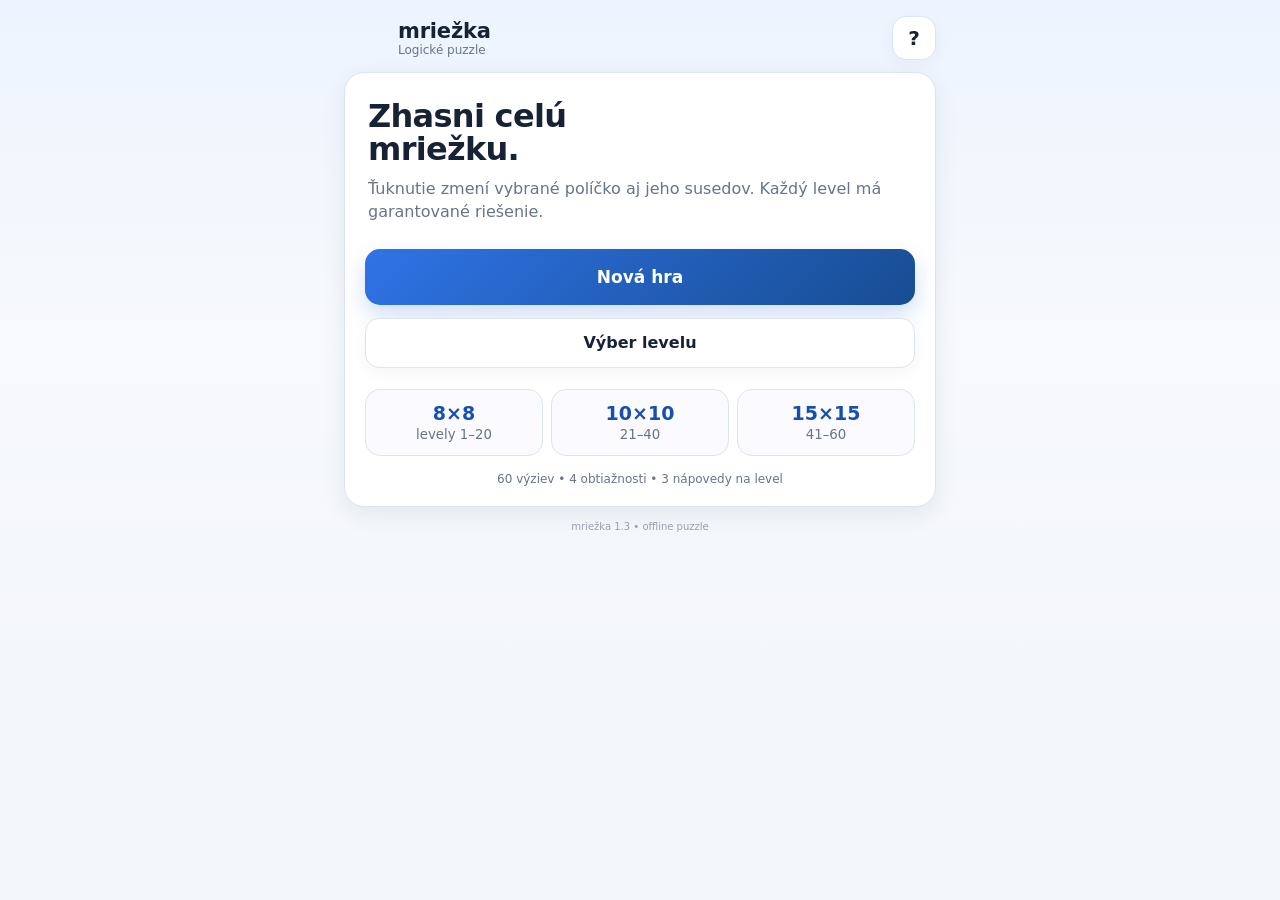
<file: mini/mriezka/index.html>
<!doctype html><html lang="sk"><head><meta charset="utf-8"><meta name="viewport" content="width=device-width,initial-scale=1,maximum-scale=1,user-scalable=no,viewport-fit=cover"><meta name="theme-color" content="#f3f6fb"><title>mriežka</title><script>(function(){try{const allowed=new Set(['system','light','dark','midnight','forest','ocean','sunset']);const c=localStorage.getItem('gridPuzzleTheme')||'system';const choice=allowed.has(c)?c:'system';const sys=matchMedia('(prefers-color-scheme: dark)').matches;const pal=choice==='system'?(sys?'dark':'light'):choice;document.documentElement.dataset.palette=pal;document.documentElement.dataset.theme=['dark','midnight','ocean','sunset'].includes(pal)?'dark':'light';document.documentElement.dataset.themeChoice=choice}catch(e){}})();</script><style>
:root{color-scheme:light;--bg:#f3f6fb;--card:#fff;--text:#182235;--muted:#687487;--primary:#2867d8;--primary-dark:#174fae;--primary-soft:#eaf2ff;--success:#238a65;--success-soft:#e9f7f1;--danger:#d94f61;--warning:#b86817;--warning-soft:#fff2e3;--border:#dce4ef;--cell:#eef3f9;--cell-on:#2867d8;--shadow:0 8px 24px rgba(31,55,91,.08)}*{box-sizing:border-box;-webkit-tap-highlight-color:transparent}html,body{margin:0;min-height:100%;background:var(--bg);color:var(--text);font-family:system-ui,-apple-system,"Segoe UI",sans-serif}body{background:linear-gradient(180deg,#edf4ff 0,#f7f9fc 340px,var(--bg) 700px);padding:env(safe-area-inset-top) 0 env(safe-area-inset-bottom);user-select:none}button{font:inherit;color:inherit;touch-action:manipulation}.app{max-width:620px;margin:auto;min-height:100vh;min-height:100dvh;padding:16px 14px 22px}.top{display:flex;align-items:center;gap:10px;margin-bottom:12px}.brand{flex:1;min-width:0}.brand b{display:block;font-size:21px;letter-spacing:-.2px}.brand span{display:block;font-size:12px;color:var(--muted);white-space:nowrap;overflow:hidden;text-overflow:ellipsis}.iconbtn,.btn{border:1.5px solid var(--border);background:var(--card);border-radius:14px;min-height:44px;padding:0 14px;font-weight:800;box-shadow:0 5px 16px rgba(36,40,78,.045)}.iconbtn{width:44px;padding:0;font-size:20px}.btn:not(:disabled):active,.iconbtn:not(:disabled):active{transform:scale(.98);background:#fafaff}.btn:disabled,.iconbtn:disabled{opacity:.42;box-shadow:none}.card{background:var(--card);border:1px solid var(--border);border-radius:20px;box-shadow:var(--shadow)}.home{padding:20px}.hero{padding:7px 3px 18px}.hero h1{font-size:32px;line-height:1.04;letter-spacing:-.7px;margin:0 0 10px}.hero p{color:var(--muted);line-height:1.45;margin:0}.primary{width:100%;min-height:56px;border:0;border-radius:15px;background:linear-gradient(135deg,#2f73e6,#174d92);box-shadow:0 10px 22px rgba(40,103,216,.22);color:#fff;font-weight:900;font-size:17px;margin:8px 0}.primary:active{transform:scale(.99)}.secondary{width:100%;height:50px;margin:5px 0}.modegrid{display:grid;grid-template-columns:repeat(3,1fr);gap:8px;margin:16px 0}.mode{padding:12px 5px;border-radius:15px;background:#fafaff;border:1.5px solid var(--border);text-align:center}.mode strong{font-size:19px;display:block;color:var(--primary-dark)}.mode small{color:var(--muted)}.screen{display:none}.screen.active{display:block}.status{display:grid;grid-template-columns:1fr auto 1fr;align-items:center;gap:8px;padding:11px 14px;margin-bottom:10px}.status .center{text-align:center}.status b{font-size:16px}.status small{display:block;color:var(--muted);font-size:10px;font-weight:800;letter-spacing:.45px}.status .right{text-align:right}.difficulty{font-weight:900}.easy{color:var(--success)}.normal{color:#3976e8}.hard{color:var(--warning)}.expert{color:var(--danger)}.boardwrap{padding:10px}.boardviewport{width:100%;aspect-ratio:1;overflow:auto;border-radius:14px;background:var(--border);overscroll-behavior:contain;scrollbar-width:none}.boardviewport::-webkit-scrollbar{display:none}.board{display:grid;aspect-ratio:1;width:100%;gap:2px;background:var(--border);border:2px solid var(--border);border-radius:14px;overflow:hidden;touch-action:pan-x pan-y;transform-origin:0 0}.board.dense{gap:1px}.cell{border:0;padding:0;background:var(--cell);position:relative;min-width:0;min-height:0;transition:background .09s ease,transform .06s ease}.cell:not(:disabled):active{transform:scale(.88);z-index:2}.cell.on{background:linear-gradient(145deg,var(--primary),var(--primary-dark))}.cell.on:after{content:"";position:absolute;inset:30%;border-radius:50%;background:rgba(255,255,255,.22)}.cell.hint{animation:hint .7s ease 2;z-index:3}@keyframes hint{50%{box-shadow:inset 0 0 0 4px #ffbd45,0 0 12px rgba(255,189,69,.8);transform:scale(.82)}}.zoomControls{display:none;grid-template-columns:44px 1fr 44px;gap:7px;align-items:center;margin:9px 0 1px}.zoomControls.show{display:grid}.zoomLabel{text-align:center;font-size:12px;font-weight:900;color:var(--muted)}.zoomBtn{height:38px;min-height:38px;padding:0;border-radius:12px}.controls{display:grid;grid-template-columns:repeat(3,1fr);gap:8px;margin-top:10px}.controls .btn{padding:0 5px;font-size:13px}.progressbar{height:7px;background:#e7e7f1;border-radius:99px;overflow:hidden;margin:10px 2px 4px}.progressbar i{display:block;height:100%;border-radius:inherit;background:linear-gradient(90deg,var(--primary),var(--primary-dark));width:0;transition:width .18s ease}.caption{text-align:center;color:var(--muted);font-size:12px;margin:5px 0 0}.levels{padding:14px}.levels h2{margin:2px 4px 5px}.levels p{margin:0 4px 14px;color:var(--muted);font-size:13px}.tabs{display:grid;grid-template-columns:repeat(3,1fr);gap:6px;margin-bottom:12px}.tab{height:42px;border-radius:12px;border:1.5px solid var(--border);background:#fff;font-weight:850}.tab.active{background:var(--primary-soft);border-color:var(--primary);color:var(--primary-dark)}.levelgrid{display:grid;grid-template-columns:repeat(5,1fr);gap:8px}.level{aspect-ratio:1;border-radius:14px;border:1.5px solid var(--border);background:#fff;display:flex;flex-direction:column;align-items:center;justify-content:center;font-weight:900}.level.done{border-color:#bfe8d7;background:var(--success-soft);color:#13794f}.level.locked{opacity:.38}.level small{font-size:9px;color:var(--primary);letter-spacing:-1px;margin-top:2px}.overlay{position:fixed;inset:0;background:rgba(32,34,56,.48);backdrop-filter:blur(4px);display:none;align-items:center;justify-content:center;padding:22px;z-index:10}.overlay.show{display:flex}.dialog{max-width:390px;width:100%;padding:24px;text-align:center}.dialog .trophy{width:58px;height:58px;margin:auto;display:grid;place-items:center;border-radius:18px;background:var(--success-soft);color:var(--success);font-size:31px;font-weight:900}.dialog h2{margin:10px 0 4px}.dialog p{color:var(--muted);line-height:1.45}.stars{font-size:32px;letter-spacing:3px;color:#ffb52e;margin:10px}.row{display:grid;grid-template-columns:1fr 1fr;gap:8px}.help{padding:19px}.help h2{margin:0 0 5px}.help .lead{margin:0 0 15px;color:var(--muted);line-height:1.45}.rule{display:grid;grid-template-columns:42px 1fr;gap:11px;align-items:start;padding:12px 0;border-top:1px solid var(--border)}.rule:first-of-type{border-top:0}.ruleIcon{width:42px;height:42px;display:grid;place-items:center;border-radius:13px;background:var(--primary-soft);color:var(--primary-dark);font-weight:950;font-size:20px}.rule b{display:block;margin-bottom:3px}.rule p{margin:0;color:var(--muted);font-size:13px;line-height:1.42}.mini{display:grid;grid-template-columns:repeat(3,24px);grid-template-rows:repeat(3,24px);gap:2px;justify-content:center;margin:15px 0}.mini i{display:block;border-radius:5px;background:#edf0f5}.mini i.on{background:var(--primary)}.tip{padding:12px 13px;border-radius:13px;background:var(--warning-soft);color:#965314;font-size:12px;line-height:1.42;margin-top:10px}.foot{text-align:center;color:#9a9eb0;font-size:10px;margin-top:14px}.welcome{padding:22px}.welcome .logo{width:58px;height:58px;margin:0 auto 10px;display:grid;place-items:center;border-radius:18px;color:white;background:linear-gradient(145deg,var(--primary),var(--primary-dark));font-size:28px;font-weight:900;box-shadow:0 12px 28px rgba(109,93,251,.28)}.welcome h2{margin:0 0 8px}.welcome p{color:var(--muted);line-height:1.45}.tiny{font-size:11px;color:var(--muted);margin-top:8px}
/* Farebné režimy zhodné so Slovenským kvízom */
html[data-palette="light"]{color-scheme:light;--bg:#f3f6fb;--card:#fff;--text:#182235;--muted:#687487;--border:#dce4ef;--primary:#2867d8;--primary-dark:#174fae;--primary-soft:#eaf2ff;--cell:#eef3f9;--success:#238a65;--success-soft:#e9f7f1;--shadow:0 8px 24px rgba(31,55,91,.08)}
html[data-palette="light"] body{background:linear-gradient(180deg,#edf4ff 0,#f7f9fc 340px,var(--bg) 700px)}
html[data-palette="dark"]{color-scheme:dark;--bg:#111827;--card:#1c2637;--text:#f4f7fb;--muted:#b5bfd0;--border:#344259;--primary:#70a2ff;--primary-dark:#a9c8ff;--primary-soft:#263d62;--cell:#162133;--success:#4ac995;--success-soft:#173d31;--warning-soft:#40351c;--shadow:0 10px 28px rgba(0,0,0,.23)}
html[data-palette="dark"] body{background:linear-gradient(180deg,#122238,#111827 520px)}
html[data-palette="midnight"]{color-scheme:dark;--bg:#070d19;--card:#101928;--text:#f4f7fc;--muted:#abb8ca;--border:#29384d;--primary:#8cb5ff;--primary-dark:#bdd4ff;--primary-soft:#172946;--cell:#0b1422;--success:#4ac995;--success-soft:#14372d;--warning-soft:#3a311b;--shadow:0 12px 32px rgba(0,0,0,.3)}
html[data-palette="midnight"] body{background:radial-gradient(circle at 50% -10%,#172946 0,transparent 32rem),#070d19}
html[data-palette="forest"]{color-scheme:light;--bg:#eaf4ed;--card:#fbfefc;--text:#173128;--muted:#60776d;--border:#cfe1d5;--primary:#277957;--primary-dark:#185b40;--primary-soft:#e2f2e8;--cell:#edf5ef;--success:#23855f;--success-soft:#e0f2e9;--shadow:0 8px 24px rgba(28,91,62,.09)}
html[data-palette="forest"] body{background:radial-gradient(circle at 12% 0%,rgba(53,139,98,.16),transparent 29rem),linear-gradient(180deg,#e4f1e8,#f3f8f5 560px)}
html[data-palette="ocean"]{color-scheme:dark;--bg:#071f31;--card:#0e3046;--text:#effaff;--muted:#a9c8d7;--border:#28566d;--primary:#55c8e8;--primary-dark:#9be4f5;--primary-soft:#12465e;--cell:#0a273a;--success:#58d3aa;--success-soft:#123c34;--warning-soft:#3a321c;--shadow:0 12px 30px rgba(0,20,34,.3)}
html[data-palette="ocean"] body{background:radial-gradient(circle at 12% 0%,rgba(34,151,178,.28),transparent 30rem),linear-gradient(180deg,#092d49,#071f31 520px)}
html[data-palette="sunset"]{color-scheme:dark;--bg:#281621;--card:#3a202d;--text:#fff6f1;--muted:#d8b9b9;--border:#684052;--primary:#ff9d67;--primary-dark:#ffd0ad;--primary-soft:#613342;--cell:#321c27;--success:#6fd0a4;--success-soft:#24463b;--warning-soft:#4a3424;--shadow:0 12px 30px rgba(35,10,20,.3)}
html[data-palette="sunset"] body{background:radial-gradient(circle at 85% 0%,rgba(238,112,80,.3),transparent 30rem),linear-gradient(180deg,#4a2130,#281621 540px)}
html[data-theme="dark"] .iconbtn,html[data-theme="dark"] .btn,html[data-theme="dark"] .tab,html[data-theme="dark"] .level,html[data-theme="dark"] .mode{background:var(--card);color:var(--text)}
html[data-theme="dark"] .btn:not(:disabled):active,html[data-theme="dark"] .iconbtn:not(:disabled):active{background:var(--primary-soft)}
html[data-theme="dark"] .boardviewport,html[data-theme="dark"] .board{background:var(--border)}
html[data-theme="dark"] .overlay{background:rgba(0,0,0,.72)}
html[data-theme="dark"] .tip{color:#ffe09b}
.themeGrid{display:grid;grid-template-columns:1fr;gap:8px;margin-top:14px}.themeChoice{width:100%;min-height:56px;display:grid;grid-template-columns:36px 1fr auto;align-items:center;gap:10px;padding:8px 12px;border:1.5px solid var(--border);border-radius:14px;background:var(--card);color:var(--text);text-align:left}.themeChoice.active{border-color:var(--primary);background:var(--primary-soft)}.themeSwatch{width:30px;height:30px;border-radius:10px;border:1px solid rgba(127,127,127,.22)}.themeChoice strong,.themeChoice small{display:block}.themeChoice small{margin-top:2px;color:var(--muted);font-size:10px}.themeCheck{color:var(--primary);font-weight:950}.typeBadge{display:inline-flex;align-items:center;justify-content:center;min-height:24px;margin-top:5px;padding:3px 8px;border-radius:999px;background:var(--primary-soft);color:var(--primary-dark);font-size:9px;font-weight:900;letter-spacing:.35px}.level small.type{letter-spacing:0;font-size:7px;color:var(--muted)}
@media(max-width:380px){.app{padding-left:9px;padding-right:9px}.boardwrap{padding:7px}.controls{gap:5px}.controls .btn{font-size:12px}.status{padding:10px}.hero h1{font-size:29px}}@media(prefers-reduced-motion:reduce){*,*:before,*:after{animation:none!important;transition:none!important}}
</style><link rel="stylesheet" href="../mindli-embed.css"></head><body><div class="app">
<div class="top"><button class="iconbtn" id="backBtn" style="visibility:hidden" aria-label="Späť">‹</button><div class="brand"><b>mriežka</b><span>Logické puzzle</span></div><button class="iconbtn" id="helpBtn" aria-label="Ako hrať">?</button></div>
<section id="home" class="screen active"><div class="card home"><div class="hero"><h1>Zhasni celú<br>mriežku.</h1><p>Ťuknutie zmení vybrané políčko aj jeho susedov. Každý level má garantované riešenie.</p></div><button id="continueBtn" class="primary">Nová hra</button><button id="levelsBtn" class="btn secondary">Výber levelu</button><div class="modegrid"><div class="mode"><strong>8×8</strong><small>levely 1–20</small></div><div class="mode"><strong>10×10</strong><small>21–40</small></div><div class="mode"><strong>15×15</strong><small>41–60</small></div></div><p class="caption">60 výziev • 4 obtiažnosti • 3 nápovedy na level</p></div></section>
<section id="game" class="screen"><div class="card status"><div><small>LEVEL</small><b id="levelText">1 / 60</b></div><div class="center"><small>VÝZVA</small><b id="diffText" class="difficulty easy">ĽAHKÁ</b><span id="typeText" class="typeBadge">SYMETRIA</span></div><div class="right"><small>ŤAHY</small><b id="movesText">0</b></div></div><div class="card boardwrap"><div id="boardViewport" class="boardviewport"><div id="board" class="board"></div></div><div id="zoomControls" class="zoomControls"><button id="zoomOut" class="btn zoomBtn" aria-label="Oddialiť">−</button><div id="zoomLabel" class="zoomLabel">100 %</div><button id="zoomIn" class="btn zoomBtn" aria-label="Priblížiť">+</button></div><div class="progressbar" title="Podiel zhasnutých polí"><i id="bar"></i></div><p id="lightsText" class="caption">Zostáva rozsvietených: 0</p><p id="parText" class="caption">PAR: 0 ťahov</p></div><div class="controls"><button id="undoBtn" class="btn">↶ Späť</button><button id="hintBtn" class="btn">💡 Pomoc 3</button><button id="resetBtn" class="btn">↻ Reštart</button></div></section>
<section id="levels" class="screen"><div class="card levels"><h2>Výber levelu</h2><p>Nové levely sa odomykajú postupne. Väčšia mriežka prináša viac kombinácií.</p><div class="tabs"><button class="tab active" data-pack="0">8×8</button><button class="tab" data-pack="1">10×10</button><button class="tab" data-pack="2">15×15</button></div><div id="levelGrid" class="levelgrid"></div></div></section>
<section id="settings" class="screen"><div class="card help"><h2>Vzhľad</h2><p class="lead">Farebné režimy sú zjednotené so Slovenským kvízom. Zmena sa prejaví okamžite a zostane uložená.</p><div id="themeGrid" class="themeGrid"></div><div class="tip"><b>Podľa telefónu:</b> aplikácia automaticky prepína svetlý a tmavý režim podľa nastavenia zariadenia.</div></div></section>
<section id="help" class="screen"><div class="card help"><h2>Ako hrať</h2><p class="lead">Cieľ je jednoduchý: dostaň všetky políčka do svetlého, zhasnutého stavu.</p><div class="mini" aria-hidden="true"><i></i><i class="on"></i><i></i><i class="on"></i><i class="on"></i><i class="on"></i><i></i><i class="on"></i><i></i></div><div class="rule"><div class="ruleIcon">1</div><div><b>Ťukni na políčko</b><p>Zmení sa vybrané políčko a jeho priami susedia hore, dole, vľavo a vpravo. Diagonálne políčka sa nemenia.</p></div></div><div class="rule"><div class="ruleIcon">2</div><div><b>Zhasni všetky fialové polia</b><p>Niektoré ťahy najprv rozsvietia ďalšie políčka. To je v poriadku — stav nemusí byť po každom ťahu „lepší“.</p></div></div><div class="rule"><div class="ruleIcon">3</div><div><b>Využi nástroje</b><p><b>Späť</b> vráti posledný ťah. <b>Pomoc</b> zvýrazní jeden správny ďalší ťah. <b>Reštart</b> vráti rozloženie na začiatok, ale nevráti už minuté nápovedy.</p></div></div><div class="rule"><div class="ruleIcon">★</div><div><b>Získaj hviezdy</b><p>Čím menej ťahov potrebuješ, tým lepšie hodnotenie levelu dostaneš. Najlepší výsledok sa uloží.</p></div></div><div class="rule"><div class="ruleIcon">◆</div><div><b>Každý blok levelov má vlastný charakter</b><p><b>Symetria</b> učí vzory, <b>Okraje</b> prácu s hranicami, <b>Ostrovy</b> rozdelené oblasti, <b>Pasce</b> zámerne klamlivé rozloženia a <b>Expert</b> maximálne rozptýlené riešenia.</p></div></div><div class="tip"><b>Tip:</b> Každý level vznikol zo zhasnutej mriežky platnými ťahmi, preto má garantované riešenie. PAR je presný minimálny počet ťahov.</div></div></section>
<div class="foot">mriežka 1.3 • offline puzzle</div></div>
<div id="win" class="overlay"><div class="card dialog"><div class="trophy">✓</div><h2>Level vyriešený!</h2><div id="stars" class="stars">★★★</div><p id="winStats"></p><button id="nextBtn" class="primary">Ďalší level</button><button id="winLevels" class="btn secondary">Výber levelu</button></div></div>
<div id="welcome" class="overlay"><div class="card dialog welcome"><div class="logo">◇</div><h2>Vitaj v mriežke</h2><p>Jedno ťuknutie prepne políčko a jeho štyroch priamych susedov. Tvoj cieľ je zhasnúť celú plochu.</p><button id="learnBtn" class="primary">Ukáž mi návod</button><button id="playBtn" class="btn secondary">Rozumiem, hrať</button><div class="tiny">Návod nájdeš kedykoľvek cez tlačidlo ?</div></div></div>
<script>
const MINI_LANG=['sk','en','de','cs'].includes(new URLSearchParams(location.search).get('lang'))?new URLSearchParams(location.search).get('lang'):'sk';
const MINI_TX={en:{'mriežka':'Grid','Logické puzzle':'Logic puzzle','Zhasni celú':'Switch off the whole','mriežku.':'grid.','Nová hra':'New game','Výber levelu':'Level select','Vzhľad':'Appearance','Ako hrať':'How to play','Späť':'Back','Pomoc':'Hint','Reštart':'Restart','Ďalší level':'Next level','Level vyriešený!':'Level solved!','Vitaj v mriežke':'Welcome to Grid','Ukáž mi návod':'Show me the tutorial','Rozumiem, hrať':'Got it, play','Návod nájdeš kedykoľvek cez tlačidlo ?':'You can open the tutorial at any time with the ? button','Zostáva rozsvietených:':'Lights still on:','ŤAHY':'MOVES','VÝZVA':'CHALLENGE','ĽAHKÁ':'EASY','STREDNÁ':'MEDIUM','ŤAŽKÁ':'HARD','SYMETRIA':'SYMMETRY','OKRAJE':'EDGES','OSTROVY':'ISLANDS','PASCA':'TRAP','Podľa telefónu':'Follow system','Svetlá':'Light','Tmavá':'Dark','Polnočná':'Midnight','Lesná':'Forest','Oceán':'Ocean','Západ slnka':'Sunset'},de:{'mriežka':'Raster','Logické puzzle':'Logikrätsel','Zhasni celú':'Schalte das ganze','mriežku.':'Raster aus.','Nová hra':'Neues Spiel','Výber levelu':'Levelauswahl','Vzhľad':'Darstellung','Ako hrať':'Spielanleitung','Späť':'Zurück','Pomoc':'Hinweis','Reštart':'Neustart','Ďalší level':'Nächstes Level','Level vyriešený!':'Level gelöst!','Vitaj v mriežke':'Willkommen bei Raster','Ukáž mi návod':'Anleitung anzeigen','Rozumiem, hrať':'Verstanden, spielen','Návod nájdeš kedykoľvek cez tlačidlo ?':'Die Anleitung kannst du jederzeit über die Taste ? öffnen.','Zostáva rozsvietených:':'Noch eingeschaltet:','ŤAHY':'ZÜGE','VÝZVA':'AUFGABE','ĽAHKÁ':'LEICHT','STREDNÁ':'MITTEL','ŤAŽKÁ':'SCHWER','SYMETRIA':'SYMMETRIE','OKRAJE':'RÄNDER','OSTROVY':'INSELN','PASCA':'FALLE','Podľa telefónu':'Systemeinstellung','Svetlá':'Hell','Tmavá':'Dunkel','Polnočná':'Mitternacht','Lesná':'Wald','Oceán':'Ozean','Západ slnka':'Sonnenuntergang'},cs:{'mriežka':'Mřížka','Logické puzzle':'Logický hlavolam','Zhasni celú':'Zhasni celou','mriežku.':'mřížku.','Nová hra':'Nová hra','Výber levelu':'Výběr levelu','Vzhľad':'Vzhled','Ako hrať':'Jak hrát','Späť':'Zpět','Pomoc':'Nápověda','Reštart':'Restart','Ďalší level':'Další level','Level vyriešený!':'Level vyřešen!','Vitaj v mriežke':'Vítej v Mřížce','Ukáž mi návod':'Ukázat návod','Rozumiem, hrať':'Rozumím, hrát','Návod nájdeš kedykoľvek cez tlačidlo ?':'Návod najdeš kdykoli pod tlačítkem ?.','Zostáva rozsvietených:':'Zbývá rozsvíceno:','ŤAHY':'TAHY','VÝZVA':'VÝZVA','ĽAHKÁ':'LEHKÁ','STREDNÁ':'STŘEDNÍ','ŤAŽKÁ':'TĚŽKÁ','SYMETRIA':'SYMETRIE','OKRAJE':'OKRAJE','OSTROVY':'OSTROVY','PASCA':'PAST','Podľa telefónu':'Podle telefonu','Svetlá':'Světlá','Tmavá':'Tmavá','Polnočná':'Půlnoční','Lesná':'Lesní','Oceán':'Oceán','Západ slnka':'Západ slunce'}};
function mt(v){if(MINI_LANG==='sk')return v;let o=String(v),d=MINI_TX[MINI_LANG]||{};for(const [a,b] of Object.entries(d).sort((x,y)=>y[0].length-x[0].length))o=o.split(a).join(b);return o}
function localizeMiniDom(){if(MINI_LANG==='sk')return;document.documentElement.lang=MINI_LANG;const root=document.body,walk=document.createTreeWalker(root,NodeFilter.SHOW_TEXT);let n;while(n=walk.nextNode()){if(n.parentElement&&['SCRIPT','STYLE'].includes(n.parentElement.tagName))continue;n.nodeValue=mt(n.nodeValue)}for(const el of root.querySelectorAll('[aria-label],[title]'))for(const a of ['aria-label','title'])if(el.hasAttribute(a))el.setAttribute(a,mt(el.getAttribute(a)));}
const TOTAL=60,$=s=>document.querySelector(s);let level=1,size=8,board=[],startBoard=[],solution=[],startSolution=[],moves=0,hints=3,history=[],pack=0,inputLocked=false,currentScreen='home',previousScreen='home';
let zoom=1,currentPar=0,currentComplexity=0,currentType='symmetry',mindliBonusHints=0;
let state;try{state=JSON.parse(localStorage.getItem('gridPuzzle')||'{}')}catch(e){state={}}if(!state||typeof state!=='object')state={};state.unlocked=Math.max(1,Math.min(TOTAL,Number(state.unlocked)||1));state.done=state.done&&typeof state.done==='object'?state.done:{};state.best=state.best&&typeof state.best==='object'?state.best:{};
function save(){try{localStorage.setItem('gridPuzzle',JSON.stringify(state))}catch(e){}}
function rng(seed){let x=seed|0;return()=>{x^=x<<13;x^=x>>>17;x^=x<<5;return(x>>>0)/4294967296}}
const typeNames={symmetry:mt('SYMETRIA'),edge:mt('OKRAJE'),islands:mt('OSTROVY'),trap:mt('PASCA'),expert:'EXPERT'};
function cfg(l){const p=Math.floor((l-1)/20),within=(l-1)%20,d=Math.floor(within/5),base=[[6,14,22,30],[8,17,27,37],[10,20,32,44]][p][d],presses=base+(within%5)*2,type=within<5?'symmetry':within<10?'edge':within<15?'islands':within<18?'trap':'expert';return{size:[8,10,15][p],diff:d,idx:within,presses,par:presses,type}}
function complexity(board,sol,n,par){let lit=board.reduce((a,v)=>a+(v?1:0),0),components=0,seen=new Uint8Array(board.length);for(let i=0;i<board.length;i++)if(board[i]&&!seen[i]){components++;let q=[i];seen[i]=1;while(q.length){let j=q.pop(),x=j%n,y=(j/n)|0;for(const k of [j-1,j+1,j-n,j+n]){if(k<0||k>=board.length||seen[k]||!board[k])continue;let kx=k%n,ky=(k/n)|0;if(Math.abs(kx-x)+Math.abs(ky-y)!==1)continue;seen[k]=1;q.push(k)}}}let maxPar=n===8?27:n===10?35:46,score=Math.round(Math.min(100,par/maxPar*68+lit/board.length*24+Math.min(8,components)/8*8));return score}
const diffNames=[mt('ĽAHKÁ'),mt('STREDNÁ'),mt('ŤAŽKÁ'),'EXPERT'],diffCls=['easy','normal','hard','expert'];
function weightedPick(r,weights,used){let total=0;for(let i=0;i<weights.length;i++)if(!used[i])total+=weights[i];let x=r()*total;for(let i=0;i<weights.length;i++)if(!used[i]){x-=weights[i];if(x<=0)return i}for(let i=0;i<weights.length;i++)if(!used[i])return i;return 0}
function chooseSolution(c,r){let used=new Uint8Array(size*size),chosen=[];const add=i=>{if(i>=0&&i<used.length&&!used[i]&&chosen.length<c.presses){used[i]=1;chosen.push(i)}};if(c.type==='symmetry'){while(chosen.length<c.presses){let i=Math.floor(r()*used.length),x=i%size,y=(i/size)|0,j=(size-1-y)*size+(size-1-x);add(i);add(j)}}else if(c.type==='edge'){let w=Array.from({length:used.length},(_,i)=>{let x=i%size,y=(i/size)|0,d=Math.min(x,y,size-1-x,size-1-y);return 1+Math.pow(size/2-d,2)});while(chosen.length<c.presses)add(weightedPick(r,w,used))}else if(c.type==='islands'){let centers=Array.from({length:3+(c.diff>1?1:0)},()=>[Math.floor(r()*size),Math.floor(r()*size)]),w=Array.from({length:used.length},(_,i)=>{let x=i%size,y=(i/size)|0,md=Math.min(...centers.map(([a,b])=>Math.abs(x-a)+Math.abs(y-b)));return 1/(1+md*md)+.02});while(chosen.length<c.presses)add(weightedPick(r,w,used))}else if(c.type==='trap'){let w=Array.from({length:used.length},(_,i)=>{let x=i%size,y=(i/size)|0,ring=Math.min(x,y,size-1-x,size-1-y),checker=(x+y)%2?1.8:.45,mid=Math.abs(x-(size-1)/2)+Math.abs(y-(size-1)/2);return checker*(1+.7*(ring===1||ring===3))*(1+.2*mid/size)});while(chosen.length<c.presses)add(weightedPick(r,w,used))}else{add(Math.floor(r()*used.length));while(chosen.length<c.presses){let best=-1,bestScore=-1;for(let k=0;k<Math.min(80,used.length);k++){let i=Math.floor(r()*used.length);if(used[i])continue;let x=i%size,y=(i/size)|0,dist=Math.min(...chosen.map(j=>Math.abs(x-j%size)+Math.abs(y-((j/size)|0))));let score=dist+r()*.85;if(score>bestScore){best=i;bestScore=score}}add(best>=0?best:Math.floor(r()*used.length))}}return chosen}
function makeLevel(l){let c=cfg(l);size=c.size;board=new Array(size*size).fill(false);solution=new Array(size*size).fill(false);let r=rng(0x51f15e+l*7919+size*101),chosen=chooseSolution(c,r);for(const i of chosen){solution[i]=true;toggleCells(board,i)}startBoard=board.slice();startSolution=solution.slice();currentPar=chosen.length;currentType=c.type;currentComplexity=complexity(board,solution,size,currentPar);moves=0;hints=3;history=[];inputLocked=false;zoom=1;renderGame(c)}
function toggleCells(arr,i){let x=i%size,y=Math.floor(i/size),pts=[[x,y],[x-1,y],[x+1,y],[x,y-1],[x,y+1]];for(const[a,b]of pts)if(a>=0&&b>=0&&a<size&&b<size){let j=b*size+a;arr[j]=!arr[j]}}
function press(i,record=true){if(inputLocked)return;if(record)history.push({board:board.slice(),solution:solution.slice(),moves});toggleCells(board,i);solution[i]=!solution[i];moves++;paint();if(board.every(v=>!v)){inputLocked=true;setBoardDisabled(true);setTimeout(()=>{if(board.every(v=>!v))win();else{inputLocked=false;setBoardDisabled(false)}},160)}}
function setBoardDisabled(disabled){document.querySelectorAll('.cell').forEach(c=>c.disabled=disabled)}
function renderGame(c=cfg(level)){show('game');$('#levelText').textContent=level+' / '+TOTAL;let d=$('#diffText');d.textContent=diffNames[c.diff];d.className='difficulty '+diffCls[c.diff];$('#typeText').textContent=typeNames[c.type]||'';let g=$('#board');g.classList.toggle('dense',size>=15);g.style.gridTemplateColumns=`repeat(${size},1fr)`;g.innerHTML='';for(let i=0;i<board.length;i++){let b=document.createElement('button');b.className='cell';b.dataset.i=i;b.setAttribute('aria-label','Políčko '+(i+1));b.onclick=()=>press(i);g.appendChild(b)}$('#zoomControls').classList.toggle('show',size===15);setZoom(1,false);paint()}
function paint(){let cells=document.querySelectorAll('.cell'),on=0;cells.forEach((c,i)=>{c.classList.toggle('on',board[i]);if(board[i])on++});$('#movesText').textContent=moves;$('#hintBtn').textContent='💡 '+mt('Pomoc')+' '+hints+(mindliBonusHints?` +${mindliBonusHints}`:'');$('#hintBtn').disabled=(hints<=0&&mindliBonusHints<=0)||inputLocked;$('#undoBtn').disabled=history.length===0||inputLocked;$('#resetBtn').disabled=inputLocked;$('#lightsText').textContent=mt('Zostáva rozsvietených:')+' '+on;$('#parText').textContent='PAR: '+currentPar+' • '+(typeNames[currentType]||'')+' • náročnosť '+currentComplexity+'/100';$('#bar').style.width=((1-on/board.length)*100).toFixed(1)+'%'}
function undo(){if(inputLocked)return;let h=history.pop();if(!h)return;board=h.board;solution=h.solution;moves=h.moves;paint()}
function hint(){if(inputLocked||(hints<=0&&mindliBonusHints<=0))return;if(hints>0)hints--;else{mindliBonusHints--;parent.postMessage({type:'mindli-mini-consume',app:'mriezka',perk:'hint'},'*');}let candidates=[];solution.forEach((v,i)=>{if(v)candidates.push(i)});if(!candidates.length)return;let i=candidates[(level+moves)%candidates.length],c=document.querySelector(`.cell[data-i="${i}"]`);c.classList.add('hint');setTimeout(()=>c&&c.classList.remove('hint'),1500);paint()}
function reset(){if(inputLocked)return;board=startBoard.slice();solution=startSolution.slice();moves=0;history=[];paint()}
function setZoom(value,keepCenter=true){zoom=Math.max(1,Math.min(2,Math.round(value*4)/4));let vp=$('#boardViewport'),g=$('#board');let oldW=g.getBoundingClientRect().width,oldX=vp.scrollLeft+vp.clientWidth/2,oldY=vp.scrollTop+vp.clientHeight/2,rx=oldW?oldX/oldW:.5,ry=oldW?oldY/oldW:.5;g.style.width=(zoom*100)+'%';$('#zoomLabel').textContent=Math.round(zoom*100)+' %';$('#zoomOut').disabled=zoom<=1;$('#zoomIn').disabled=zoom>=2;if(keepCenter&&zoom>1)requestAnimationFrame(()=>{let nw=g.getBoundingClientRect().width;vp.scrollLeft=Math.max(0,nw*rx-vp.clientWidth/2);vp.scrollTop=Math.max(0,nw*ry-vp.clientHeight/2)});else{vp.scrollLeft=0;vp.scrollTop=0}}
function win(){if(!inputLocked||!board.every(v=>!v))return;try{window.mindliReward?.('mriezka','level-'+level,5,true)}catch(_){}let c=cfg(level),par=currentPar,stars=moves<=par?3:moves<=Math.ceil(par*1.35)?2:1;state.done[level]=Math.max(Number(state.done[level])||0,stars);state.best[level]=Math.min(Number(state.best[level])||9999,moves);state.unlocked=Math.max(state.unlocked,Math.min(TOTAL,level+1));save();$('#stars').textContent='★'.repeat(stars)+'☆'.repeat(3-stars);let best=state.best[level];$('#winStats').textContent=`${moves} ťahov • najlepšie ${best} • ${size}×${size} • ${diffNames[c.diff].toLowerCase()}`;$('#nextBtn').style.display=level<TOTAL?'block':'none';$('#win').classList.add('show');refreshContinue()}
function start(l){level=Math.max(1,Math.min(TOTAL,l));makeLevel(level)}
function show(id,remember=true){if(id===currentScreen)return;if(remember)previousScreen=currentScreen;document.querySelectorAll('.screen').forEach(x=>x.classList.remove('active'));$('#'+id).classList.add('active');currentScreen=id;$('#backBtn').style.visibility=id==='home'?'hidden':'visible'}
function goBack(){if(currentScreen==='game'||currentScreen==='help'||currentScreen==='levels'||currentScreen==='settings'){let target=previousScreen&&previousScreen!==currentScreen?previousScreen:'home';show(target,false);previousScreen='home'}else show('home',false)}
function showLevels(p=pack){pack=p;show('levels');document.querySelectorAll('.tab').forEach((t,i)=>t.classList.toggle('active',i===pack));let g=$('#levelGrid');g.innerHTML='';for(let n=1;n<=20;n++){let l=pack*20+n,b=document.createElement('button'),locked=l>state.unlocked,st=Number(state.done[l])||0;b.className='level'+(st?' done':'')+(locked?' locked':'');b.disabled=locked;let cc=cfg(l);b.innerHTML=`<span>${l}</span><small>${st?'★'.repeat(st):diffNames[cc.diff].slice(0,1)}</small><small class="type">${typeNames[cc.type].slice(0,3)}</small>`;b.onclick=()=>start(l);g.appendChild(b)}}
function refreshContinue(){let u=state.unlocked||1;if(u===1)$('#continueBtn').textContent=mt('Nová hra');else if(u===TOTAL&&state.done[TOTAL])$('#continueBtn').textContent=mt('Zahrať level 60 znova');else $('#continueBtn').textContent=mt('Pokračovať')+' • level '+u}
const THEME_INFO={system:['Podľa telefónu','Automaticky svetlá alebo tmavá','linear-gradient(135deg,#edf4ff,#111827)'],light:['Svetlá','Modrá téma Slovenského kvízu','linear-gradient(135deg,#f7f9fc,#2867d8)'],dark:['Tmavá','Neutrálna tmavá téma','linear-gradient(135deg,#1c2637,#70a2ff)'],midnight:['Polnočná','Najtmavšia na večer','linear-gradient(135deg,#070d19,#8cb5ff)'],forest:['Lesná','Tlmené zelené farby','linear-gradient(135deg,#eaf4ed,#277957)'],ocean:['Oceán','Modrozelená s vysokou čitateľnosťou','linear-gradient(135deg,#071f31,#55c8e8)'],sunset:['Západ slnka','Teplé vínové a oranžové','linear-gradient(135deg,#281621,#ff9d67)']};
function applyTheme(choice,saveChoice=true){if(!THEME_INFO[choice])choice='system';const sys=window.matchMedia?.('(prefers-color-scheme: dark)').matches,pal=choice==='system'?(sys?'dark':'light'):choice,dark=['dark','midnight','ocean','sunset'].includes(pal);document.documentElement.dataset.palette=pal;document.documentElement.dataset.theme=dark?'dark':'light';document.documentElement.dataset.themeChoice=choice;const colors={light:'#f3f6fb',dark:'#111827',midnight:'#070d19',forest:'#eaf4ed',ocean:'#092d49',sunset:'#4a2130'};document.querySelector('meta[name="theme-color"]')?.setAttribute('content',colors[pal]||colors.light);if(saveChoice)try{localStorage.setItem('gridPuzzleTheme',choice)}catch(e){}renderThemeChoices()}
function renderThemeChoices(){let host=$('#themeGrid');if(!host)return;let choice=document.documentElement.dataset.themeChoice||'system';host.innerHTML=Object.entries(THEME_INFO).map(([id,v])=>`<button class="themeChoice ${id===choice?'active':''}" data-theme-choice="${id}"><i class="themeSwatch" style="background:${v[2]}"></i><span><strong>${v[0]}</strong><small>${v[1]}</small></span><b class="themeCheck">${id===choice?'✓':''}</b></button>`).join('');host.querySelectorAll('.themeChoice').forEach(b=>b.onclick=()=>applyTheme(b.dataset.themeChoice))}
try{const mm=window.matchMedia('(prefers-color-scheme: dark)');const cb=()=>{if((document.documentElement.dataset.themeChoice||'system')==='system')applyTheme('system',false)};mm.addEventListener?mm.addEventListener('change',cb):mm.addListener?.(cb)}catch(e){}
window.addEventListener('message',e=>{if(e.data?.type==='mindli-mini-state'&&e.data.app==='mriezka'){mindliBonusHints=Number(e.data.perks?.hint||0);paint?.();}});
$('#continueBtn').onclick=()=>start(state.unlocked||1);$('#levelsBtn').onclick=()=>showLevels(Math.floor(((state.unlocked||1)-1)/20));$('#settingsBtn').onclick=()=>{renderThemeChoices();show('settings')};$('#helpBtn').onclick=()=>show('help');$('#backBtn').onclick=goBack;$('#undoBtn').onclick=undo;$('#hintBtn').onclick=hint;$('#resetBtn').onclick=reset;$('#zoomOut').onclick=()=>setZoom(zoom-.25);$('#zoomIn').onclick=()=>setZoom(zoom+.25);document.querySelectorAll('.tab').forEach((t,i)=>t.onclick=()=>showLevels(i));$('#nextBtn').onclick=()=>{$('#win').classList.remove('show');start(level+1)};$('#winLevels').onclick=()=>{$('#win').classList.remove('show');inputLocked=false;showLevels(Math.floor((level-1)/20))};$('#learnBtn').onclick=()=>{$('#welcome').classList.remove('show');localStorage.setItem('gridPuzzleTutorial','1');show('help')};$('#playBtn').onclick=()=>{$('#welcome').classList.remove('show');localStorage.setItem('gridPuzzleTutorial','1')};localizeMiniDom();applyTheme(document.documentElement.dataset.themeChoice||localStorage.getItem('gridPuzzleTheme')||'system',false);refreshContinue();if(!localStorage.getItem('gridPuzzleTutorial'))setTimeout(()=>$('#welcome').classList.add('show'),220);
</script><script src="../mindli-embed.js"></script></body></html>
</file>
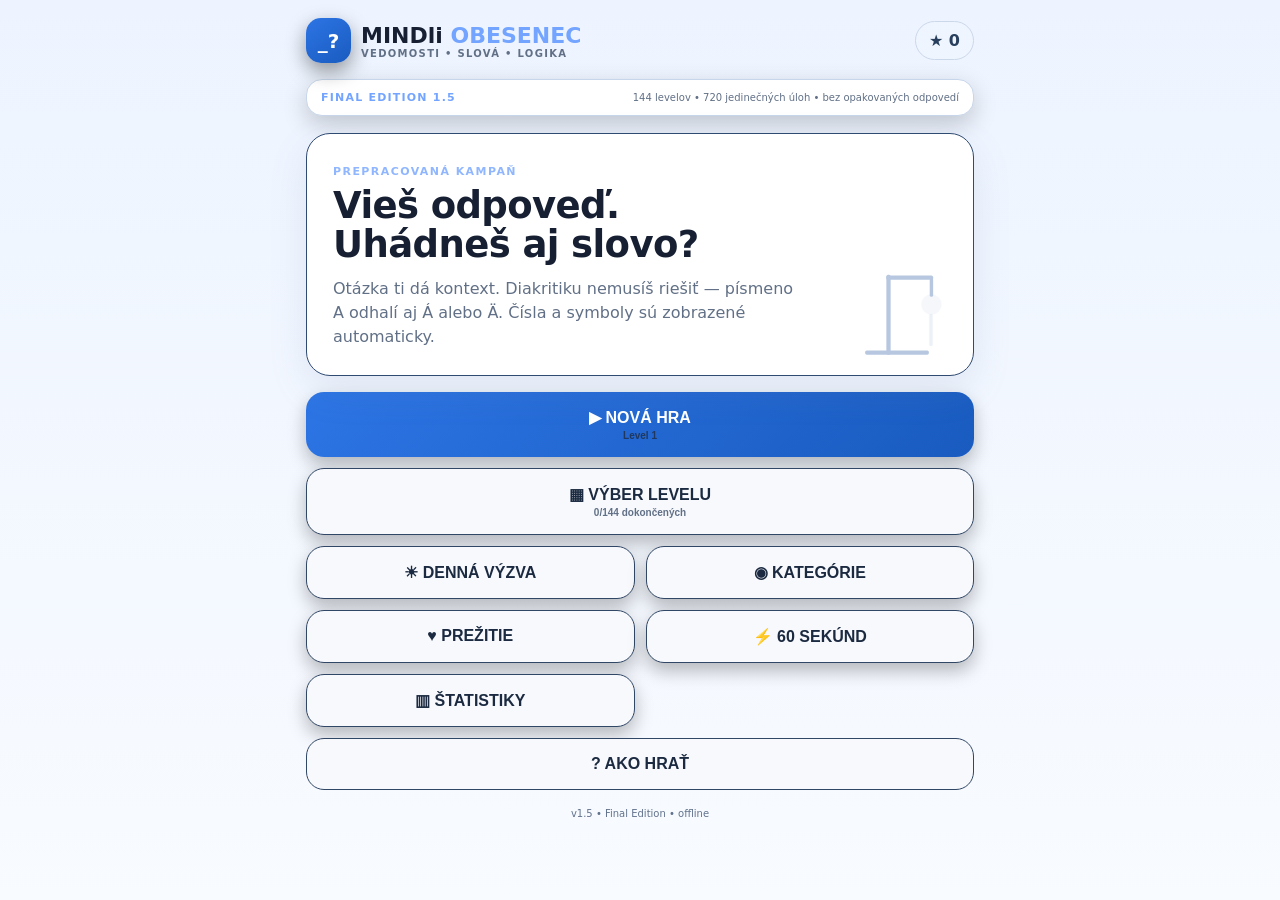
<file: mini/obesenec/index.html>
<!doctype html><html lang="sk"><head><meta charset="utf-8"><meta name="viewport" content="width=device-width,initial-scale=1,viewport-fit=cover"><meta name="theme-color" content="#07111f"><title>MINDli Obesenec</title><link rel="stylesheet" href="style.css"><link rel="stylesheet" href="../mindli-embed.css"></head><body><main id="app"></main><script src="game-data.js"></script><script src="app.js"></script><script src="../mindli-embed.js"></script></body></html>
</file>
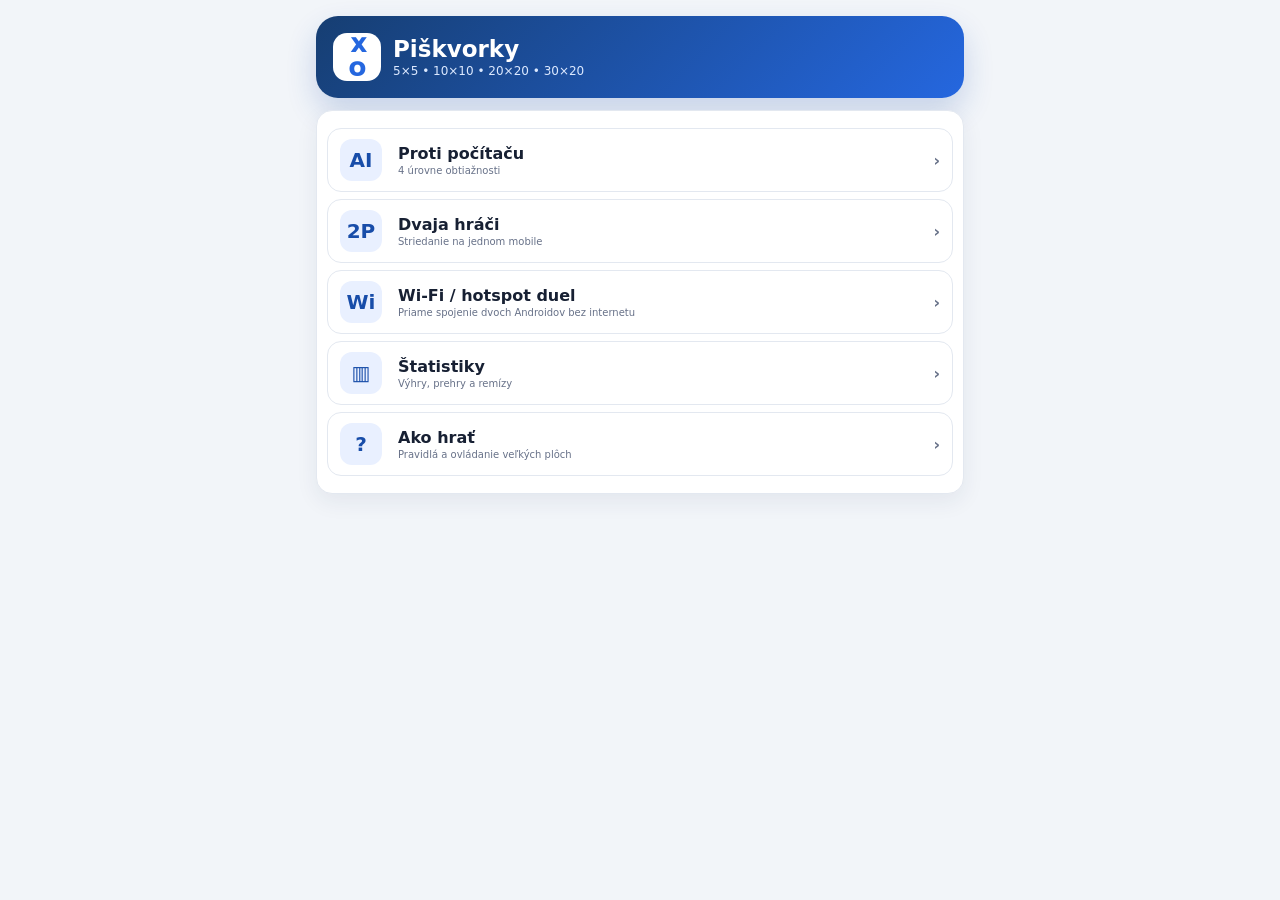
<file: mini/piskvorky/index.html>
<!doctype html><html lang="sk" data-theme="light"><head><meta charset="utf-8"><meta name="viewport" content="width=device-width,initial-scale=1,viewport-fit=cover,user-scalable=no"><meta name="theme-color" content="#163e72"><title>Piškvorky</title><link rel="stylesheet" href="style.css"><link rel="stylesheet" href="../mindli-embed.css"></head><body><main id="app"></main><script>try{if(!window.QuizMultiplayer&&parent&&parent!==window&&parent.QuizMultiplayer)window.QuizMultiplayer=parent.QuizMultiplayer;if(!window.PiskvorkyMultiplayer&&parent&&parent!==window&&parent.PiskvorkyMultiplayer)window.PiskvorkyMultiplayer=parent.PiskvorkyMultiplayer;}catch(e){}</script><script src="../../wifi-web-bridge.js"></script><script src="qrcode.js"></script><script src="app.js"></script><script src="../mindli-embed.js"></script></body></html>
</file>
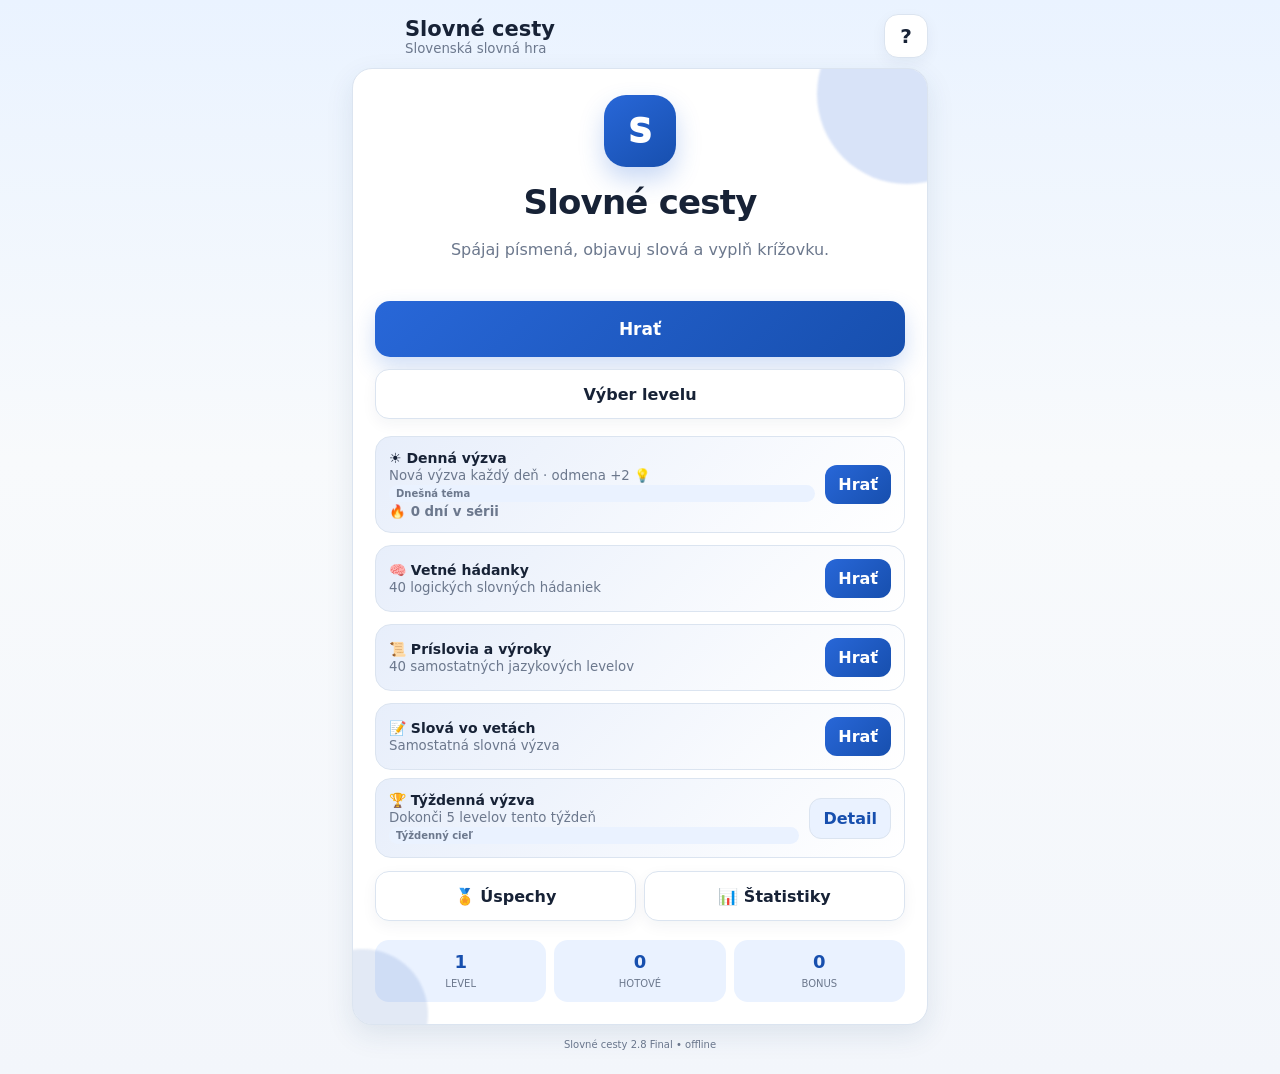
<file: mini/slovne-cesty/index.html>
<!doctype html><html lang="sk"><head><meta charset="utf-8"><meta name="viewport" content="width=device-width,initial-scale=1,maximum-scale=1,user-scalable=no,viewport-fit=cover"><meta name="theme-color" content="#f3f6fb"><title>Slovné cesty</title>
<style>
:root{--bg:#f3f6fb;--card:#fff;--text:#172236;--muted:#6c788d;--border:#dbe4f0;--primary:#2867d8;--primary2:#174fae;--soft:#eaf2ff;--ok:#248b66;--bad:#d75062;--shadow:0 10px 28px rgba(34,66,110,.10);color-scheme:light}*{box-sizing:border-box;-webkit-tap-highlight-color:transparent}html,body{margin:0;min-height:100%;font-family:system-ui,-apple-system,"Segoe UI",sans-serif;background:var(--bg);color:var(--text);user-select:none}body{padding:env(safe-area-inset-top) 0 env(safe-area-inset-bottom);background:linear-gradient(180deg,#eaf3ff 0,#f8fafc 460px,var(--bg) 100%)}button{font:inherit;color:inherit}.app{max-width:600px;min-height:100vh;min-height:100dvh;margin:auto;padding:14px 12px 24px}.top{display:flex;align-items:center;gap:9px;margin-bottom:10px}.brand{flex:1}.brand b{font-size:21px}.brand small{display:block;color:var(--muted)}.iconbtn,.btn{border:1.5px solid var(--border);background:var(--card);border-radius:14px;min-height:44px;font-weight:800;box-shadow:0 5px 15px rgba(25,47,78,.05)}.iconbtn{width:44px;font-size:20px}.screen{display:none}.screen.active{display:block}.card{background:var(--card);border:1px solid var(--border);border-radius:20px;box-shadow:var(--shadow)}.home{padding:22px;position:relative;overflow:hidden}.home:before,.home:after{content:'';position:absolute;border-radius:50%;filter:blur(1px);pointer-events:none}.home:before{width:180px;height:180px;right:-70px;top:-65px;background:color-mix(in srgb,var(--primary) 18%,transparent)}.home:after{width:130px;height:130px;left:-55px;bottom:-55px;background:color-mix(in srgb,var(--primary2) 12%,transparent)}.heroLogo{width:72px;height:72px;border-radius:22px;background:linear-gradient(145deg,var(--primary),var(--primary2));color:white;display:grid;place-items:center;margin:4px auto 15px;box-shadow:0 12px 25px rgba(40,103,216,.25);font-size:33px;font-weight:950}.home h1{font-size:34px;text-align:center;margin:0 0 8px;letter-spacing:-.8px}.home p{text-align:center;color:var(--muted);line-height:1.5}.primary{border:0;width:100%;min-height:56px;border-radius:15px;color:#fff;background:linear-gradient(135deg,var(--primary),var(--primary2));font-weight:900;font-size:17px;box-shadow:0 10px 22px rgba(40,103,216,.22);margin:7px 0}.secondary{width:100%;height:50px;margin:5px 0}.langRow{display:grid;grid-template-columns:repeat(4,1fr);gap:7px;margin:16px 0}.langPill{border:1.5px solid var(--border);background:var(--card);height:44px;border-radius:13px;font-weight:900}.langPill.active{background:var(--soft);border-color:var(--primary);color:var(--primary2)}.featureRow{display:grid;grid-template-columns:1fr 1fr;gap:8px;margin-top:8px}.featureRow .btn{min-height:42px}.badgeGrid{display:grid;grid-template-columns:1fr 1fr;gap:9px}.badge{padding:12px;border:1px solid var(--border);border-radius:15px;background:var(--soft)}.badge.locked{opacity:.45;filter:grayscale(1)}.badge b{display:block;margin-bottom:3px}.bigStats{display:grid;grid-template-columns:1fr 1fr;gap:10px}.bigStat{padding:16px;text-align:center;background:var(--soft);border-radius:16px}.bigStat b{font-size:24px;color:var(--primary2);display:block}.stats{display:grid;grid-template-columns:repeat(3,1fr);gap:8px;margin-top:14px}.stat{padding:11px 5px;text-align:center;border-radius:14px;background:var(--soft)}.stat b{display:block;color:var(--primary2);font-size:18px}.stat small{color:var(--muted);font-size:10px}.gameHead{display:grid;grid-template-columns:1fr auto 1fr;align-items:center;padding:10px 13px;margin-bottom:9px}.gameHead .mid{text-align:center}.gameHead .right{text-align:right}.gameHead small{display:block;color:var(--muted);font-size:9px;font-weight:900;letter-spacing:.6px}.gameHead b{font-size:15px}.chapterMini{margin-top:2px;color:var(--primary2)!important;font-size:8px!important;letter-spacing:.2px!important}.crossCard{padding:10px;min-height:220px;display:grid;place-items:center;position:relative;overflow:hidden;background:linear-gradient(180deg,color-mix(in srgb,var(--card) 96%,var(--primary) 4%),var(--card))}.crossCard:before{content:'';position:absolute;inset:auto -20% -55% -20%;height:70%;border-radius:50% 50% 0 0;background:color-mix(in srgb,var(--primary) 7%,transparent);pointer-events:none}.crossword{display:grid;gap:3px;max-width:100%;max-height:45vh}.cwcell{width:32px;height:32px;border-radius:6px;background:#edf3fb;border:1px solid #d7e1ed;display:grid;place-items:center;font-weight:950;font-size:18px;color:var(--primary2)}.cwcell.empty{visibility:hidden}.cwcell.revealed{background:linear-gradient(145deg,var(--primary),var(--primary2));color:#fff;border-color:transparent;box-shadow:0 3px 9px color-mix(in srgb,var(--primary) 25%,transparent)}.cwcell.peek{background:color-mix(in srgb,var(--soft) 78%,var(--primary) 22%);color:var(--primary2);border-color:color-mix(in srgb,var(--primary) 35%,var(--border))}.wordDisplay{height:36px;margin:5px auto 2px;padding:0 18px;display:flex;align-items:center;justify-content:center;width:max-content;max-width:95%;border-radius:15px;background:var(--soft);color:var(--primary2);font-size:18px;font-weight:950;letter-spacing:1.5px;opacity:0;transition:.12s}.wordDisplay.show{opacity:1}.wordDisplay.bad{background:#ffecef;color:var(--bad)}.wordDisplay.ok{background:#e9f7f1;color:var(--ok)}.wheelWrap{position:relative;width:min(56vw,245px);aspect-ratio:1;margin:2px auto 5px;border-radius:50%;background:radial-gradient(circle at 50% 42%,color-mix(in srgb,var(--card) 92%,var(--primary) 8%),var(--card) 72%);border:1px solid var(--border);box-shadow:var(--shadow);touch-action:none}.wheelLine{position:absolute;inset:0;width:100%;height:100%;pointer-events:none}.letter{position:absolute;width:50px;height:50px;margin:-25px 0 0 -25px;border:0;border-radius:50%;background:var(--card);color:var(--text);font-size:23px;font-weight:950;box-shadow:0 5px 15px rgba(30,48,77,.12);border:2px solid var(--border);touch-action:none}.letter.sel{background:linear-gradient(145deg,var(--primary),var(--primary2));color:#fff;border-color:transparent;transform:scale(1.06)}.gameBtns{display:grid;grid-template-columns:repeat(5,1fr);gap:7px;position:relative;z-index:8;pointer-events:auto}.gameBtns button{pointer-events:auto;touch-action:manipulation;position:relative;z-index:9}.helperBar{display:flex;align-items:center;justify-content:space-between;margin:5px 2px 2px;padding:6px 10px;border-radius:13px;background:var(--soft);font-size:12px;font-weight:800}.helperBar b{color:var(--primary2);font-size:15px}.difficultyTag{display:inline-block;padding:3px 8px;border-radius:99px;background:var(--soft);color:var(--primary2)}.gameBtns .btn{font-size:10.5px;padding:3px;min-height:43px}.gameBtns .btn:disabled{opacity:.4;filter:grayscale(.4)}.bonus{margin-top:5px;text-align:center;color:var(--muted);font-size:11px}.progress{height:5px;background:var(--border);border-radius:99px;overflow:hidden;margin:6px 3px 2px}.progress i{display:block;height:100%;background:linear-gradient(90deg,var(--primary),var(--primary2));width:0}.levels{padding:15px}.levels h2,.settings h2,.help h2{margin:2px 4px 10px}.chapterMap{display:grid;gap:9px;margin-bottom:14px}.chapterCard{padding:11px 12px;border:1px solid var(--border);border-radius:16px;background:linear-gradient(135deg,color-mix(in srgb,var(--primary) 8%,var(--card)),var(--card));display:grid;grid-template-columns:1fr auto;gap:8px;align-items:center}.chapterCard b{display:block}.chapterCard small{color:var(--muted)}.chapterReward{border:0;border-radius:11px;padding:8px 10px;background:var(--primary);color:white;font-weight:900}.chapterReward:disabled{background:var(--soft);color:var(--muted)}.dailyHistory{margin-top:14px;padding:12px;background:var(--soft);border-radius:16px}.dailyDots{display:grid;grid-template-columns:repeat(7,1fr);gap:6px;margin-top:8px}.dayDot{aspect-ratio:1;border-radius:10px;border:1px solid var(--border);display:grid;place-items:center;font-size:11px}.dayDot.done{background:var(--ok);color:white;border-color:transparent}.levelGrid{display:grid;grid-template-columns:repeat(5,1fr);gap:8px}.level{aspect-ratio:1;touch-action:manipulation;-webkit-tap-highlight-color:transparent;cursor:pointer;border:1.5px solid var(--border);background:var(--card);border-radius:14px;font-weight:900}.level.done{background:#e9f7f1;border-color:#bce4d4;color:var(--ok)}.level.locked{opacity:.35}.settings,.help{padding:18px}.sectionTitle{font-size:11px;color:var(--muted);font-weight:900;letter-spacing:.7px;margin:15px 2px 7px}.choice{width:100%;min-height:52px;border:1.5px solid var(--border);background:var(--card);border-radius:14px;margin:4px 0;text-align:left;padding:0 13px;font-weight:800}.choice.active{background:var(--soft);border-color:var(--primary);color:var(--primary2)}.help p{color:var(--muted);line-height:1.48}.rule{padding:12px 0;border-top:1px solid var(--border)}.rule b{display:block;margin-bottom:4px}.overlay{position:fixed;inset:0;background:rgba(22,33,50,.52);backdrop-filter:blur(4px);display:none;align-items:center;justify-content:center;padding:22px;z-index:20}.overlay.show{display:flex}.overlay .dialog,.overlay button{pointer-events:auto;position:relative;z-index:22}.dialog{width:min(390px,100%);padding:23px;text-align:center}.dialog h2{margin:5px}.dialog p{color:var(--muted);line-height:1.45}.stars{font-size:30px;color:#ffb42d;letter-spacing:3px}.foot{text-align:center;color:var(--muted);font-size:10px;margin-top:14px}
.bossBanner{display:none;margin:0 0 8px;padding:7px 10px;border-radius:13px;text-align:center;font-size:11px;font-weight:900;background:var(--soft);color:var(--primary2);border:1px solid var(--border)}.bossBanner.show{display:block}.crossCard.wordFlash{animation:wordFlash .42s ease}.wheelWrap.wordFlash{animation:wordFlash .42s ease}@keyframes wordFlash{0%{transform:scale(1)}45%{transform:scale(1.018)}100%{transform:scale(1)}}.challengeTag{display:inline-block;margin-top:5px;padding:3px 7px;border-radius:999px;background:var(--soft);color:var(--primary2);font-size:10px;font-weight:900}.dailyCard{margin-top:12px;padding:13px;border-radius:16px;background:linear-gradient(135deg,color-mix(in srgb,var(--primary) 11%,var(--card)),var(--card));border:1px solid var(--border);display:grid;grid-template-columns:1fr auto;align-items:center;gap:10px}.dailyCard b{display:block;font-size:14px}.dailyCard small{display:block;color:var(--muted);margin-top:2px}.dailyBtn{border:0;border-radius:12px;padding:10px 13px;background:linear-gradient(135deg,var(--primary),var(--primary2));color:#fff;font-weight:900}.streak{display:inline-flex;align-items:center;gap:4px;color:var(--primary2);font-weight:900}.dailyDone{opacity:.72}.dailyDone .dailyBtn{background:var(--ok)}.weeklyCard{margin-top:8px}.weeklyCard .dailyBtn{background:var(--soft);color:var(--primary2);border:1px solid var(--border)}@media(max-height:760px){.app{padding-top:8px}.top{margin-bottom:6px}.crossCard{min-height:190px}.gameHead{padding:7px 11px;margin-bottom:6px}.wheelWrap{width:min(50vw,210px)}.letter{width:46px;height:46px;margin:-23px 0 0 -23px;font-size:21px}.wordDisplay{height:32px;margin:3px auto 1px}.gameBtns .btn{min-height:39px}.helperBar{margin-top:3px}.foot{margin-top:7px}}html[data-pal="dark"]{color-scheme:dark;--bg:#111827;--card:#1c2637;--text:#f4f7fb;--muted:#b5bfd0;--border:#344259;--primary:#70a2ff;--primary2:#a9c8ff;--soft:#263d62;--shadow:0 10px 28px rgba(0,0,0,.23)}html[data-pal="dark"] body{background:linear-gradient(180deg,#122238,#111827 520px)}html[data-pal="midnight"]{color-scheme:dark;--bg:#070d19;--card:#101928;--text:#f4f7fc;--muted:#abb8ca;--border:#29384d;--primary:#8cb5ff;--primary2:#bdd4ff;--soft:#172946;--shadow:0 12px 32px rgba(0,0,0,.3)}html[data-pal="midnight"] body{background:#070d19}html[data-pal="forest"]{--bg:#eaf4ed;--card:#fbfefc;--text:#173128;--muted:#60776d;--border:#cfe1d5;--primary:#277957;--primary2:#185b40;--soft:#e2f2e8}html[data-pal="ocean"]{color-scheme:dark;--bg:#071f31;--card:#0e3046;--text:#effaff;--muted:#a9c8d7;--border:#28566d;--primary:#55c8e8;--primary2:#9be4f5;--soft:#12465e}html[data-pal="sunset"]{color-scheme:dark;--bg:#281621;--card:#3a202d;--text:#fff6f1;--muted:#d8b9b9;--border:#684052;--primary:#ff9d67;--primary2:#ffd0ad;--soft:#613342}
@media(max-width:380px){.cwcell{width:28px;height:28px;font-size:16px}.letter{width:46px;height:46px;margin:-23px 0 0 -23px;font-size:21px}.app{padding-left:8px;padding-right:8px}}@media(prefers-reduced-motion:reduce){*{transition:none!important;animation:none!important}}

.campaignMap{display:grid;gap:10px;margin-bottom:14px}.campaignNode{position:relative;padding:13px;border-radius:18px;border:1px solid var(--border);background:var(--card);display:grid;grid-template-columns:42px 1fr auto;gap:10px;align-items:center}.campaignNode.locked{opacity:.5}.campaignIcon{width:42px;height:42px;border-radius:14px;background:var(--soft);display:grid;place-items:center;font-size:22px}.campaignNode b{display:block}.campaignNode small{color:var(--muted)}.stars{font-size:11px;letter-spacing:1px;color:#d59a00}.level .stars{display:block;font-size:8px;line-height:8px;margin-top:1px}.rewardChest{font-size:20px}.level.boss{outline:2px solid color-mix(in srgb,var(--primary) 45%,transparent);font-weight:950}.level.perfect{box-shadow:0 0 0 2px color-mix(in srgb,var(--ok) 35%,transparent) inset}

.modeChoices{display:grid;gap:8px}.modeBtn{width:100%;text-align:left;padding:11px 12px;border:1px solid var(--border);border-radius:14px;background:var(--card);color:var(--text);font-weight:850}.modeBtn.active{border-color:var(--primary);box-shadow:0 0 0 2px color-mix(in srgb,var(--primary) 20%,transparent)}.sentenceCard{display:none;margin:0 0 10px;padding:12px 13px;border-radius:16px;background:var(--soft);border:1px solid var(--border);line-height:1.45}.sentenceCard.show{display:block}.sentenceCard b{display:block;font-size:10px;color:var(--primary2);margin-bottom:5px;text-transform:uppercase}.sentenceText{font-size:14px;font-weight:750}.hardTag{display:inline-block;margin-left:5px;padding:2px 6px;border-radius:8px;background:var(--primary);color:#fff;font-size:8px}
.wheelWrap.dense{width:min(60vw,255px)}@media(max-height:760px){.wheelWrap.dense{width:min(53vw,220px)}}.sentenceText{overflow-wrap:anywhere}.cwcell{min-width:0}.longWord .gameBtns .btn{font-size:9.5px;padding:2px}.longWord .wordDisplay{font-size:15px;max-width:90vw}.longWord .crossCard{padding:6px}
.phraseGrid{display:grid;grid-template-columns:repeat(4,1fr);gap:8px;margin-top:12px}.phraseLevel{min-height:48px;border:1px solid var(--border);border-radius:14px;background:var(--card);color:var(--text);font-weight:900}.phraseLevel.done{background:var(--soft);border-color:var(--primary)}.phraseGameText{font-size:17px;line-height:1.5;font-weight:800;margin:10px 0 16px}.phraseAnswer.longAnswer{font-size:17px;letter-spacing:1.5px;overflow-wrap:anywhere}.phraseAnswer{font-size:22px;letter-spacing:3px;text-align:center;min-height:36px;font-weight:950;color:var(--primary2)}.phraseLetters{display:flex;flex-wrap:wrap;justify-content:center;gap:7px;margin:14px 0}.phraseLetter{width:42px;height:42px;border:1px solid var(--border);border-radius:12px;background:var(--card);color:var(--text);font-weight:950;font-size:18px}.phraseLetter.used{opacity:.25}.phraseActions{display:grid;grid-template-columns:1fr 1fr;gap:8px}
</style><link rel="stylesheet" href="../mindli-embed.css"></head><body><div class="app">
<div class="top"><button id="back" class="iconbtn" style="visibility:hidden">‹</button><div class="brand"><b id="brandTitle">Slovné cesty</b><small id="subtitle">Slovenská slovná hra</small></div><button id="helpBtn" class="iconbtn">?</button></div>
<section id="home" class="screen active"><div class="card home"><div class="heroLogo">S</div><h1 id="homeTitle">Slovné cesty</h1><p id="homeLead">Spájaj písmená, objavuj slová a vyplň krížovku.</p><div id="homeLangs" class="langRow"></div><button id="continue" class="primary">Hrať</button><button id="levelsBtn" class="btn secondary">Výber levelu</button><div id="dailyCard" class="dailyCard"><div><b id="dailyTitle">☀️ Denná výzva</b><small id="dailySub">Nová výzva každý deň · odmena +2 💡</small><small id="dailyTheme" class="challengeTag">Dnešná téma</small><small class="streak">🔥 <span id="dailyStreak">0</span> <span id="streakLbl">dní v sérii</span></small></div><button id="dailyBtn" class="dailyBtn">Hrať</button></div>
<div id="riddleCard" class="dailyCard"><div><b id="riddleTitle">🧠 Vetné hádanky</b><small id="riddleSub">40 logických slovných hádaniek</small></div><button id="riddleBtn" class="dailyBtn">Hrať</button></div><div id="proverbCard" class="dailyCard"><div><b id="proverbTitle">📜 Príslovia a výroky</b><small id="proverbSub">40 samostatných jazykových levelov</small></div><button id="proverbBtn" class="dailyBtn">Hrať</button></div><div id="sentenceModeCard" class="dailyCard"><div><b id="sentenceModeTitle">📝 Slová vo vetách</b><small id="sentenceModeSub">Samostatná slovná výzva</small></div><button id="sentenceModeBtn" class="dailyBtn">Hrať</button></div><div id="weeklyCard" class="dailyCard weeklyCard"><div><b id="weeklyTitle">🏆 Týždenná výzva</b><small id="weeklySub">Dokonči 5 levelov tento týždeň</small><small id="weeklyTheme" class="challengeTag">Týždenný cieľ</small></div><button id="weeklyBtn" class="dailyBtn">Detail</button></div>
<div class="featureRow"><button id="achBtn" class="btn secondary">🏅 Úspechy</button><button id="statsBtn" class="btn secondary">📊 Štatistiky</button></div><div class="stats"><div class="stat"><b id="statLevel">1</b><small>LEVEL</small></div><div class="stat"><b id="statDone">0</b><small>HOTOVÉ</small></div><div class="stat"><b id="statBonus">0</b><small>BONUS</small></div></div></div></section>
<section id="game" class="screen"><div class="card gameHead"><div><small id="gLevelLbl">LEVEL</small><b id="gLevel">1</b></div><div class="mid"><small id="gDiffLbl">OBTIAŽNOSŤ</small><b id="gDiff">ĽAHKÁ</b><small id="gChapter" class="chapterMini"></small></div><div class="right"><small id="gWordsLbl">SLOVÁ</small><b id="gWords">0/0</b></div></div><div id="sentenceCard" class="sentenceCard"><b id="sentenceLabel">Nájdi skryté slovo</b><div id="sentenceText" class="sentenceText"></div></div><div id="bossBanner" class="bossBanner">⭐ BONUSOVÝ LEVEL</div><div class="card crossCard"><div id="crossword" class="crossword"></div></div><div id="wordDisplay" class="wordDisplay">SLOVO</div><div id="wheel" class="wheelWrap"><svg id="wheelLine" class="wheelLine"></svg></div><div class="gameBtns"><button id="shuffle" class="btn" type="button" onclick="shuffle()">⇄ Premiešať</button><button id="letterHint" class="btn" type="button" onclick="letterHint()">🔎 Písmeno</button><button id="smartHint" class="btn" type="button" onclick="smartHint()">🧭 Nápoveda</button><button id="hint" class="btn" type="button" onclick="hint()">💡 Slovo</button><button id="clear" class="btn" type="button" onclick="clearSel()">✕ Zrušiť</button></div><div class="helperBar"><span id="helperLabel">Body pomoci</span><b id="helperCount">8 💡</b></div><div class="progress"><i id="prog"></i></div><div id="bonusText" class="bonus">Bonusové slová: 0</div></section>
<section id="levels" class="screen"><div class="card levels"><h2 id="levelsTitle">Výber levelu</h2><div id="chapterMap" class="campaignMap"></div><div id="levelGrid" class="levelGrid"></div></div></section>
<section id="achievements" class="screen"><div class="card levels"><h2 id="achTitle">Úspechy</h2><div id="badgeGrid" class="badgeGrid"></div></div></section>
<section id="statistics" class="screen"><div class="card levels"><h2 id="statsTitle">Štatistiky</h2><div id="bigStats" class="bigStats"></div><div class="dailyHistory"><b id="historyTitle">Posledných 7 dní</b><div id="dailyDots" class="dailyDots"></div></div></div></section>
<section id="phrases" class="screen"><div class="card levels"><h2 id="phrasesTitle">Príslovia a výroky</h2><small id="phrasesLead">Doplň chýbajúce slovo.</small><div id="phraseGrid" class="phraseGrid"></div></div></section>
<section id="phraseGame" class="screen"><div class="card"><small id="phraseCounter">1 / 20</small><div id="phraseGameText" class="phraseGameText"></div><div id="phraseAnswer" class="phraseAnswer"></div><div id="phraseLetters" class="phraseLetters"></div><div class="phraseActions"><button id="phraseClear" class="btn secondary">Vymazať</button><button id="phraseHint" class="btn">💡 Písmeno</button></div></div></section><section id="settings" class="screen"><div class="card settings"><h2 id="settingsTitle">Nastavenia</h2><div class="sectionTitle">JAZYK</div><div id="langChoices"></div><div class="sectionTitle" id="gameModeTitle">NÁROČNOSŤ HRY</div><div id="modeChoices" class="modeChoices"></div><div class="sectionTitle">VZHĽAD</div><div id="themeChoices"></div></div></section>
<section id="help" class="screen"><div class="card help"><h2 id="helpTitle">Ako hrať</h2><p id="helpLead">Ťahom prsta spájaj písmená v kruhu. Správne slová sa automaticky doplnia do krížovky.</p><div class="rule"><b>1. Spoj písmená</b><span id="rule1">Každé písmeno môžeš v jednom slove použiť iba raz, ak sa v kruhu nenachádza viackrát.</span></div><div class="rule"><b>2. Vyplň krížovku</b><span id="rule2">Nájdi všetky požadované slová. Poradie písmen v kruhu nie je dôležité.</span></div><div class="rule"><b>3. Bonusové slová</b><span id="rule3">Platné slovo, ktoré nie je v krížovke, sa uloží ako bonus a prinesie bod navyše.</span></div><div class="rule"><b>4. Diakritika</b><span id="rule4">Slovenské a české levely používajú slová s diakritikou aj bez nej. Nemčina podporuje Ä, Ö, Ü a ß.</span></div><div class="rule"><b>5. Pomôcky</b><span>🔎 Odkryť písmeno stojí 1 bod pomoci. 💡 Odkryť celé slovo stojí 2 body. Premiešanie písmen je vždy zadarmo. Za prvé dokončenie levelu získaš 1 bod pomoci späť, najviac však do zásoby 15.</span></div><div class="rule"><b>6. Obtiažnosť</b><span>Ľahké levely používajú kratšie slová. Stredné pridávajú viac križovaní. Ťažké pracujú s dlhšími slovami a expert vyžaduje viac slov z jednej sady písmen.</span></div><div class="rule"><b>7. Jazyky a vzhľad</b><span>V Nastaveniach môžeš kedykoľvek prepnúť slovenčinu, češtinu, angličtinu alebo nemčinu a zvoliť svetlý, tmavý alebo tematický farebný režim. Postup sa ukladá samostatne pre každý jazyk.</span></div><div class="rule"><b>8. Denná výzva</b><span id="dailyHelp">Každý deň dostaneš novú samostatnú výzvu. Za prvé dokončenie dňa získaš 2 body pomoci a buduješ sériu po sebe idúcich dní.</span></div></div></section>
<div class="foot">Slovné cesty 2.8 Final • offline</div></div>
<div id="win" class="overlay"><div class="card dialog"><h2 id="winTitle">Výborne!</h2><div class="stars">★★★</div><p id="winText"></p><button id="next" class="primary" type="button" onclick="mindliNextLevel()">Ďalší level</button><button id="winLevels" class="btn secondary" type="button" onclick="mindliWinLevels()">Výber levelu</button></div></div>
<div id="onboard" class="overlay"><div class="card dialog"><div class="heroLogo" style="width:58px;height:58px;font-size:26px">S</div><h2>Vitaj v Slovných cestách</h2><p>Potiahni prstom cez písmená a vytvor slovo. Správne slová sa zapíšu do krížovky. Premiešanie je zdarma; odkrytie písmena stojí 1 💡 a celé slovo 2 💡.</p><button id="onboardGo" class="primary">Rozumiem, hrať</button><button id="onboardHelp" class="btn secondary">Otvoriť celý návod</button></div></div><script>
const $=s=>document.querySelector(s), LANGS=['sk','cs','en','de'];
const I18N={
sk:{title:'Slovné cesty',sub:'Slovenská slovná hra',play:'Hrať',levels:'Výber levelu',settings:'Nastavenia',help:'Ako hrať',lead:'Spájaj písmená, objavuj slová a vyplň krížovku.',diff:['ĽAHKÁ','STREDNÁ','ŤAŽKÁ','EXPERT'],shuffle:'⇄ Premiešať',hint:'💡 Nápoveda',clear:'✕ Zrušiť',bonus:'Bonusové slová',next:'Ďalší level',win:'Výborne!',lang:'JAZYK',theme:'VZHĽAD'},
cs:{title:'Slovní cesty',sub:'Česká slovní hra',play:'Hrát',levels:'Výběr úrovně',settings:'Nastavení',help:'Jak hrát',lead:'Spojuj písmena, objevuj slova a vyplň křížovku.',diff:['LEHKÁ','STŘEDNÍ','TĚŽKÁ','EXPERT'],shuffle:'⇄ Promíchat',hint:'💡 Nápověda',clear:'✕ Zrušit',bonus:'Bonusová slova',next:'Další úroveň',win:'Výborně!',lang:'JAZYK',theme:'VZHLED'},
en:{title:'Word Paths',sub:'English word puzzle',play:'Play',levels:'Choose level',settings:'Settings',help:'How to play',lead:'Connect letters, discover words and fill the crossword.',diff:['EASY','MEDIUM','HARD','EXPERT'],shuffle:'⇄ Shuffle',hint:'💡 Hint',clear:'✕ Clear',bonus:'Bonus words',next:'Next level',win:'Great!',lang:'LANGUAGE',theme:'APPEARANCE'},
de:{title:'Wortwege',sub:'Deutsches Wortspiel',play:'Spielen',levels:'Level wählen',settings:'Einstellungen',help:'Spielanleitung',lead:'Verbinde Buchstaben, finde Wörter und fülle das Kreuzworträtsel.',diff:['LEICHT','MITTEL','SCHWER','EXPERTE'],shuffle:'⇄ Mischen',hint:'💡 Hinweis',clear:'✕ Löschen',bonus:'Bonuswörter',next:'Nächstes Level',win:'Sehr gut!',lang:'SPRACHE',theme:'DARSTELLUNG'}};
const LEVELS={"sk":[["TEPLO",["TEPLO","LETO","POLE","PLOT"]],["ŠKOLA",["ŠKOLA","KOLA","LAK"]],["HRANA",["HRANA","HRA","RANA"]],["POHÁR",["POHÁR","PÁR"]],["OBLAK",["OBLAK","BOK","LAK"]],["KARTA",["KARTA","RAK"]],["BRÁNA",["BRÁNA","RÁNA"]],["OKNO",["OKNO","OKO"]],["VLAK",["VLAK","LAK"]],["MORE",["MORE"]],["STENA",["STENA","SEN","TEN"]],["TRÁVA",["TRÁVA"]],["DREVO",["DREVO","DVE"]],["CHATA",["CHATA"]],["KVET",["KVET","VEK"]],["CESTA",["CESTA"]],["MESTO",["MESTO","MOST"]],["LÁSKA",["LÁSKA","LAK"]],["JEDLO",["JEDLO"]],["KNIHA",["KNIHA"]],["ZÁHRADA",["ZÁHRADA","HRAD","HRA","DAR"]],["PRÍRODA",["PRÍRODA","DAR"]],["RODINA",["RODINA","DAR"]],["SLNKO",["SLNKO","NOS"]],["VČELA",["VČELA","ALE"]],["MRAK",["MRAK","RAK"]],["KAMEŇ",["KAMEŇ","KMEŇ"]],["JABLKO",["JABLKO","BOK"]],["RIEKA",["RIEKA","RAK"]],["SVETLO",["SVETLO","LETO","LES","VETO"]],["JAR",["JAR","RAJ"]],["PARK",["PARK","RAK"]],["DOMOV",["DOMOV","DOM"]],["SLOVO",["SLOVO","LOS"]],["VODA",["VODA","DVA"]],["HORA",["HORA","HRA"]],["STROM",["STROM","MOST"]],["MAČKA",["MAČKA","MAK"]],["PES",["PES"]],["KRUH",["KRUH"]],["OBRAZ",["OBRAZ"]],["DVERE",["DVERE","DVE"]],["OKULIARE",["OKULIARE","LAK","RIEKA"]],["ZÁMOK",["ZÁMOK"]],["KOREŇ",["KOREŇ","ROK"]],["HLAVA",["HLAVA"]],["RAMENO",["RAMENO","MORE"]],["PRST",["PRST"]],["SRDCE",["SRDCE"]],["NOHA",["NOHA","ONA"]],["JAZERO",["JAZERO","JAR","JARO"]],["VÝLET",["VÝLET","LET"]],["CESTÁR",["CESTÁR","CESTA"]],["KRAJINA",["KRAJINA","KRAJ","RAK"]],["OBLOHA",["OBLOHA"]],["HVIEZDA",["HVIEZDA"]],["PRAMEŇ",["PRAMEŇ","PÁR"]],["KNIŽKA",["KNIŽKA"]],["ZRKADLO",["ZRKADLO","ZRAK"]],["DOBRODRUH",["DOBRODRUH"]],["PLANÉTA",["PLANÉTA","PLÁN"]],["VESMÍR",["VESMÍR"]],["KOMÉTA",["KOMÉTA"]],["GALAXIA",["GALAXIA"]],["RAKETA",["RAKETA","RAK"]],["ZVIERA",["ZVIERA"]],["MEDVEĎ",["MEDVEĎ","MED"]],["JELEN",["JELEN"]],["LÍŠKA",["LÍŠKA"]],["SOKOL",["SOKOL","OKO"]],["DELFIN",["DELFIN"]],["KUCHYŇA",["KUCHYŇA"]],["TANIER",["TANIER","TEN"]],["VIDLIČKA",["VIDLIČKA","VLAK"]],["LYŽICA",["LYŽICA"]],["HRNIEC",["HRNIEC"]],["LETISKO",["LETISKO","LET","LETO"]],["LIETADLO",["LIETADLO","LET","LETADLO","LETO"]],["VLAKOVO",["VLAK","LAK"]],["CESTOVANIE",["CESTOVANIE","CESTA"]],["BATOH",["BATOH"]],["HOTEL",["HOTEL","LET","LETO"]],["POČÍTAČ",["POČÍTAČ"]],["KLÁVESY",["KLÁVESY","VLAK"]],["OBRAZOVKA",["OBRAZOVKA","OBRAZ"]],["INTERNET",["INTERNET","TEN"]],["ROBOT",["ROBOT"]],["SIGNÁL",["SIGNÁL"]],["TAJOMSTVO",["TAJOMSTVO","OSA","MOST"]],["DOBRODRUŽSTVO",["DOBRODRUŽSTVO","ROBOT"]],["LABYRINT",["LABYRINT","BYT"]],["KNIŽNICA",["KNIŽNICA"]],["MYŠLIENKA",["MYŠLIENKA","KAMEŇ","LISKA"]],["VEDOMOSŤ",["VEDOMOSŤ","DOMOV","MESTO","MOST"]],["NEZÁVISLOSŤ",["NEZÁVISLOSŤ","LETO"]],["PREDSTAVIVOSŤ",["PREDSTAVIVOSŤ","DREVO","PRST","VODA"]],["ZODPOVEDNOSŤ",["ZODPOVEDNOSŤ"]],["DOBROVOĽNÍK",["DOBROVOĽNÍK"]],["KNIHOVNÍK",["KNIHOVNÍK"]],["OBJAVITEĽ",["OBJAVITEĽ","LETO"]]],"cs":[["TEPLO",["TEPLO","POLE","PLOT"]],["ŠKOLA",["ŠKOLA","KOLA"]],["HRANA",["HRANA","HRA"]],["POHÁR",["POHÁR","HORA"]],["OBLAK",["OBLAK","BOK"]],["KARTA",["KARTA"]],["BRÁNA",["BRÁNA","RÁNA"]],["OKNO",["OKNO","OKO"]],["VLAK",["VLAK","LAK"]],["MOŘE",["MOŘE"]],["STĚNA",["STĚNA","SEN"]],["TRÁVA",["TRÁVA"]],["DŘEVO",["DŘEVO","DVĚ"]],["CHATA",["CHATA","TAH"]],["KVĚT",["KVĚT","VĚK"]],["CESTA",["CESTA"]],["MĚSTO",["MĚSTO","MOST"]],["LÁSKA",["LÁSKA","SÁL"]],["JÍDLO",["JÍDLO","DÍL"]],["KNIHA",["KNIHA"]],["ZAHRADA",["ZAHRADA","HRAD","HRA"]],["PŘÍRODA",["PŘÍRODA","PÁR"]],["RODINA",["RODINA","RÁNO"]],["SLUNCE",["SLUNCE","LES"]],["VČELA",["VČELA"]],["MRAK",["MRAK","RAK"]],["KÁMEN",["KÁMEN","MÁK"]],["JABLKO",["JABLKO","KOLA"]],["ŘEKA",["ŘEKA","RAK"]],["SVĚTLO",["SVĚTLO","LES","LET"]],["JARO",["JARO","RÁJ"]],["PARK",["PARK","PÁR"]],["DOMOV",["DOMOV","DOM"]],["SLOVO",["SLOVO","LOS"]],["VODA",["VODA","DVA"]],["HORA",["HORA","HRA"]],["STROM",["STROM","MOST"]],["KOČKA",["KOČKA"]],["PES",["PES"]],["KRUH",["KRUH"]],["OBRAZ",["OBRAZ","BAR"]],["DVEŘE",["DVEŘE","DVĚ"]],["BRÝLE",["BRÝLE"]],["ZÁMEK",["ZÁMEK","MÁK"]],["KOŘEN",["KOŘEN","ROK"]],["HLAVA",["HLAVA","VAL"]],["RAMENO",["RAMENO","MOŘE"]],["PRST",["PRST"]],["SRDCE",["SRDCE"]],["NOHA",["NOHA","ANO"]],["JEZERO",["JEZERO"]],["VÝLET",["VÝLET","LET"]],["CESTÁŘ",["CESTÁŘ","CESTA"]],["KRAJINA",["KRAJINA","KRAJ"]],["OBLOHA",["OBLOHA"]],["HVĚZDA",["HVĚZDA","HAD"]],["PRAMEN",["PRAMEN","PÁR"]],["KNÍŽKA",["KNÍŽKA"]],["ZRCADLO",["ZRCADLO","DAR"]],["DOBRODRUH",["DOBRODRUH"]],["PLANETA",["PLANETA","PLÁN"]],["VESMÍR",["VESMÍR","MÍR"]],["KOMETA",["KOMETA"]],["GALAXIE",["GALAXIE","LIGA"]],["RAKETA",["RAKETA","ŘEKA"]],["ZVÍŘE",["ZVÍŘE"]],["MEDVĚD",["MEDVĚD","MED"]],["JELEN",["JELEN"]],["LIŠKA",["LIŠKA","LAK"]],["SOKOL",["SOKOL","OKO"]],["DELFÍN",["DELFÍN","DEN"]],["KUCHYNĚ",["KUCHYNĚ"]],["TALÍŘ",["TALÍŘ"]],["VIDLIČKA",["VIDLIČKA","VLAK"]],["LŽÍCE",["LŽÍCE"]],["HRNEC",["HRNEC"]],["LETIŠTĚ",["LETIŠTĚ","LES"]],["LETADLO",["LETADLO","LÉTO","LET"]],["NÁDRAŽÍ",["NÁDRAŽÍ","DAR"]],["CESTOVÁNÍ",["CESTOVÁNÍ","CESTA"]],["BATOH",["BATOH","TAH"]],["HOTEL",["HOTEL","LÉTO","LET"]],["POČÍTAČ",["POČÍTAČ"]],["KLÁVESY",["KLÁVESY","VLAK"]],["OBRAZOVKA",["OBRAZOVKA","OBRAZ"]],["INTERNET",["INTERNET"]],["ROBOT",["ROBOT"]],["SIGNÁL",["SIGNÁL","SÁL"]],["TAJEMSTVÍ",["TAJEMSTVÍ"]],["DOBRODRUŽSTVÍ",["DOBRODRUŽSTVÍ","ROBOT","DUB"]],["LABYRINT",["LABYRINT","TALÍŘ"]],["KNIHOVNA",["KNIHOVNA","KNIHA","NOHA"]],["MYŠLENKA",["MYŠLENKA","KÁMEN"]],["VĚDOMOST",["VĚDOMOST","MĚSTO","MOST","DOMOV"]],["NEZÁVISLOST",["NEZÁVISLOST","LÉTO"]],["PŘEDSTAVIVOST",["PŘEDSTAVIVOST","VODA","PRST","DŘEVO"]],["ODPOVĚDNOST",["ODPOVĚDNOST"]],["DOBROVOLNÍK",["DOBROVOLNÍK","OKO"]],["KNIHOVNÍK",["KNIHOVNÍK"]],["OBJEVITEL",["OBJEVITEL","LÉTO","LET"]]],"en":[["STONE",["STONE","TONE"]],["PLANT",["PLANT","PLAN"]],["HOUSE",["HOUSE"]],["LIGHT",["LIGHT"]],["WATER",["WATER","RATE","TEAR"]],["BREAD",["BREAD","BEAR","READ"]],["CHAIR",["CHAIR","HAIR"]],["TRAIN",["TRAIN","RAIN"]],["CLOUD",["CLOUD","LOUD"]],["SMILE",["SMILE","MILE"]],["EARTH",["EARTH","HEART","HEAR"]],["GREEN",["GREEN","GENE"]],["MUSIC",["MUSIC"]],["DREAM",["DREAM","READ"]],["RIVER",["RIVER"]],["BEACH",["BEACH","EACH"]],["FRUIT",["FRUIT"]],["PHONE",["PHONE","HOPE"]],["TABLE",["TABLE","ABLE","BELT"]],["WORLD",["WORLD","WORD"]],["GARDEN",["GARDEN","DANGER","READ"]],["FOREST",["FOREST","REST","SOFT"]],["WINTER",["WINTER","TWIN","WINE"]],["SUMMER",["SUMMER","MUSE"]],["ORANGE",["ORANGE","RANGE"]],["FAMILY",["FAMILY","FILM"]],["BRIDGE",["BRIDGE","RIDE"]],["SCHOOL",["SCHOOL","COOL"]],["FRIEND",["FRIEND","FIND","FIRE"]],["PLANET",["PLANET","PLANE","LATE"]],["APPLE",["APPLE"]],["GRASS",["GRASS"]],["HORSE",["HORSE"]],["MOUSE",["MOUSE","MUSE"]],["CLOCK",["CLOCK","LOCK"]],["GLASS",["GLASS"]],["SHOES",["SHOES"]],["PAPER",["PAPER","PEAR"]],["MONEY",["MONEY"]],["NIGHT",["NIGHT"]],["FLOWER",["FLOWER","LOWER"]],["MARKET",["MARKET","RATE","TEAR"]],["WINDOW",["WINDOW","WIND"]],["DOCTOR",["DOCTOR","DOOR"]],["ANIMAL",["ANIMAL","MAIN"]],["COFFEE",["COFFEE"]],["SPRING",["SPRING","RING"]],["AUTUMN",["AUTUMN"]],["MOTHER",["MOTHER","HOME"]],["FATHER",["FATHER","HEAR","EARTH"]],["PURPLE",["PURPLE"]],["YELLOW",["YELLOW"]],["SILVER",["SILVER","LIVE"]],["CIRCLE",["CIRCLE","RICE"]],["SQUARE",["SQUARE"]],["TRAVEL",["TRAVEL","LATE","RATE"]],["CASTLE",["CASTLE","LATE"]],["ISLAND",["ISLAND","LAND"]],["MOUNTAIN",["MOUNTAIN","MAIN"]],["ADVENTURE",["ADVENTURE","READ","DEER"]],["SPACE",["SPACE"]],["COMET",["COMET"]],["GALAXY",["GALAXY"]],["ROCKET",["ROCKET","ROCK"]],["STARLIGHT",["STARLIGHT","STAR","LIGHT"]],["BEAR",["BEAR"]],["DEER",["DEER","RED"]],["FOX",["FOX"]],["FALCON",["FALCON"]],["DOLPHIN",["DOLPHIN"]],["KITCHEN",["KITCHEN"]],["PLATE",["PLATE","TEA","LATE"]],["FORK",["FORK"]],["SPOON",["SPOON"]],["POT",["POT","TOP"]],["AIRPORT",["AIRPORT"]],["AIRPLANE",["AIRPLANE","PLANE","RAIN","PEAR"]],["STATION",["STATION"]],["BACKPACK",["BACKPACK"]],["HOTEL",["HOTEL"]],["COMPUTER",["COMPUTER","COMET"]],["KEYBOARD",["KEYBOARD","BREAD","BEAR","READ"]],["SCREEN",["SCREEN"]],["INTERNET",["INTERNET","NET"]],["ROBOT",["ROBOT"]],["SIGNAL",["SIGNAL"]],["MYSTERY",["MYSTERY","REST"]],["EXPLORER",["EXPLORER"]],["LABYRINTH",["LABYRINTH","TRAIN","RAIN","HAIR"]],["LIBRARY",["LIBRARY"]],["THOUGHT",["THOUGHT"]],["KNOWLEDGE",["KNOWLEDGE","DOG","GENE"]],["INDEPENDENCE",["INDEPENDENCE"]],["IMAGINATION",["IMAGINATION","MAIN"]],["RESPONSIBILITY",["RESPONSIBILITY","STONE","BELT","REST"]],["VOLUNTEER",["VOLUNTEER"]],["DISCOVERY",["DISCOVERY","RED","RICE","RIDE"]],["LANGUAGE",["LANGUAGE"]],["PUZZLING",["PUZZLING"]],["CREATIVE",["CREATIVE","RICE","RATE","TEAR"]]],"de":[["HAUS",["HAUS","AUS"]],["LICHT",["LICHT","ICH"]],["WASSER",["WASSER","WAS"]],["BROT",["BROT","ROT"]],["STUHL",["STUHL","HUT"]],["ZUG",["ZUG"]],["WOLKE",["WOLKE"]],["BLUME",["BLUME"]],["STEIN",["STEIN","EINS"]],["TRAUM",["TRAUM","RAUM"]],["ERDE",["ERDE","REDE"]],["GRÜN",["GRÜN"]],["MUSIK",["MUSIK"]],["FLUSS",["FLUSS"]],["STRAND",["STRAND","RAND"]],["OBST",["OBST"]],["HANDY",["HANDY","HAND"]],["TISCH",["TISCH","ICH"]],["WELT",["WELT"]],["HERZ",["HERZ"]],["GARTEN",["GARTEN","ART"]],["WALD",["WALD"]],["WINTER",["WINTER","WEIN"]],["SOMMER",["SOMMER"]],["ORANGE",["ORANGE","RANGE"]],["FAMILIE",["FAMILIE","FILM"]],["BRÜCKE",["BRÜCKE","RÜCKE"]],["SCHULE",["SCHULE"]],["FREUND",["FREUND","FUND"]],["PLANET",["PLANET","PLAN"]],["APFEL",["APFEL"]],["GRAS",["GRAS","GAS"]],["PFERD",["PFERD"]],["MAUS",["MAUS","AUS"]],["UHR",["UHR"]],["GLAS",["GLAS","GAS"]],["SCHUH",["SCHUH"]],["PAPIER",["PAPIER"]],["GELD",["GELD"]],["NACHT",["NACHT","ACHT"]],["BLÜTE",["BLÜTE"]],["MARKT",["MARKT","MARK"]],["FENSTER",["FENSTER","STERN"]],["ARZT",["ARZT","ART"]],["TIER",["TIER","REIT"]],["KAFFEE",["KAFFEE"]],["FRÜHLING",["FRÜHLING","FLUG","GRÜN"]],["HERBST",["HERBST","HERB"]],["MUTTER",["MUTTER","MUT"]],["VATER",["VATER","ART"]],["VIOLETT",["VIOLETT","VIEL"]],["GELB",["GELB"]],["SILBER",["SILBER","BIER"]],["KREIS",["KREIS","EIS"]],["QUADRAT",["QUADRAT","RAD"]],["REISE",["REISE","SEE"]],["SCHLOSS",["SCHLOSS","LOSS"]],["INSEL",["INSEL","EINS"]],["BERG",["BERG"]],["ABENTEUER",["ABENTEUER","ABER"]],["WELTRAUM",["WELTRAUM","RAUM","TRAUM"]],["KOMET",["KOMET"]],["GALAXIE",["GALAXIE","LAGE"]],["RAKETE",["RAKETE","KARTE"]],["STERN",["STERN","REST"]],["BÄR",["BÄR"]],["HIRSCH",["HIRSCH","SICH"]],["FUCHS",["FUCHS","SUCH"]],["FALKE",["FALKE"]],["DELFIN",["DELFIN","FIND"]],["KÜCHE",["KÜCHE"]],["TELLER",["TELLER"]],["GABEL",["GABEL","GELB","GABE"]],["LÖFFEL",["LÖFFEL","FELL"]],["TOPF",["TOPF"]],["FLUGHAFEN",["FLUGHAFEN","FLUG"]],["FLUGZEUG",["FLUGZEUG","FLUG","ZUG"]],["BAHNHOF",["BAHNHOF","BAHN"]],["RUCKSACK",["RUCKSACK","SACK"]],["HOTEL",["HOTEL","HOLT"]],["COMPUTER",["COMPUTER","MUT"]],["TASTATUR",["TASTATUR"]],["BILDSCHIRM",["BILDSCHIRM","BILD"]],["INTERNET",["INTERNET","TIER"]],["ROBOTER",["ROBOTER","BROT"]],["SIGNAL",["SIGNAL","GLAS"]],["GEHEIMNIS",["GEHEIMNIS","HEIM","EINS"]],["LABYRINTH",["LABYRINTH","BAHN"]],["BIBLIOTHEK",["BIBLIOTHEK","HOTEL"]],["GEDANKE",["GEDANKE","ENDE"]],["WISSEN",["WISSEN","WEIN","EINS"]],["UNABHÄNGIGKEIT",["UNABHÄNGIGKEIT"]],["VORSTELLUNG",["VORSTELLUNG","STERN","GRÜN"]],["VERANTWORTUNG",["VERANTWORTUNG","GARTEN","VATER","ORANGE"]],["FREIWILLIGER",["FREIWILLIGER","WEG"]],["ENTDECKER",["ENTDECKER","ERDE","ENDE"]],["SPRACHE",["SPRACHE","SACHE"]],["RÄTSEL",["RÄTSEL","REST"]],["KREATIV",["KREATIV","TIER","VATER"]],["GEDÄCHTNIS",["GEDÄCHTNIS","DACH","NACHT","STEIN"]]]};
const EXTRA={sk:new Set(['PES','LES','DOM','MAMA','OTEC','AUTO','DVA','DVE','SEN','NOS','BOD','DAR','HRA','RAK','LAK','BOK','MOST','LETO','POLE','PLOT','OKO','MOR']),cs:new Set(['PES','LES','DŮM','MÁMA','OTEC','AUTO','DVA','DVĚ','SEN','NOS','BOD','DAR','HRA','RAK','LAK','BOK','MOST','LÉTO','POLE','PLOT','OKO']),en:new Set(['CAT','DOG','SUN','SEA','CAR','DAY','AIR','ONE','TWO','TEN','ART','EAR','EAT','TEA','RAIN','ROAD','TREE','STAR','HOME']),de:new Set(['HUND','KATZE','SONNE','AUTO','TAG','EINS','ZWEI','ART','ROT','BLAU','WEIN','HAND','UHR','OST','RAND','ICH','AUS'])};
const THEMES=[['system','Podľa telefónu'],['light','Svetlá'],['dark','Tmavá'],['midnight','Polnočná'],['forest','Lesná'],['ocean','Oceán'],['sunset','Západ slnka']];
let st;try{st=JSON.parse(localStorage.getItem('wordPathsState')||'{}')}catch(e){st={}};if(!st||typeof st!=='object')st={};st.lang=LANGS.includes(st.lang)?st.lang:'sk';st.theme=st.theme||'system';st.prog=st.prog||{};for(const l of LANGS){st.prog[l]=st.prog[l]||{unlocked:1,done:{},bonus:0,hints:8};if(typeof st.prog[l].hints!=='number')st.prog[l].hints=8}st.daily=st.daily||{};for(const l of LANGS)st.daily[l]=st.daily[l]||{last:'',streak:0,best:0};;
st.gameMode=st.gameMode||'normal';st.phraseDone=st.phraseDone||{sk:{},cs:{},en:{},de:{}};st.riddleDone=st.riddleDone||{sk:{},cs:{},en:{},de:{}};
st.chapterRewards=st.chapterRewards||{};
for(const l of LANGS){
  const p=st.prog[l];
  p.unlocked=Math.max(1,Math.min(Number(p.unlocked)||1,LEVELS[l].length));
  if(!p.done||typeof p.done!=='object')p.done={};
  p.bonus=Number.isFinite(Number(p.bonus))?Number(p.bonus):0;
  p.hints=Number.isFinite(Number(p.hints))?Number(p.hints):8;
  p.cleanStreak=Number.isFinite(Number(p.cleanStreak))?Number(p.cleanStreak):0;
  p.cleanTotal=Number.isFinite(Number(p.cleanTotal))?Number(p.cleanTotal):0;
  p.stars=p.stars&&typeof p.stars==='object'?p.stars:{};
  st.chapterRewards[l]=st.chapterRewards[l]||{};
  st.daily[l].history=Array.isArray(st.daily[l].history)?st.daily[l].history:[];
}
save();
let lang=st.lang,level=1,current=null,found=new Set(),bonusFound=new Set(),manualRevealed=new Set(),layout=null,selected=[],drawing=false,order=[],screen='home',prev='home',dailyMode=false,usedHint=false,smartStage=0,specialLevel=false,hintsUsedThisLevel=0,sentencePuzzle=null,phraseIndex=0,phrasePicked=[],phraseOrder=[],phraseMode='phrases',phraseHintStage=0;
function save(){localStorage.setItem('wordPathsState',JSON.stringify(st))}function strip(s){return s.normalize('NFD').replace(/[\u0300-\u036f]/g,'').replace(/ß/g,'SS').toUpperCase()}function canMake(w,letters){let a=[...letters];for(const c of [...w]){let i=a.indexOf(c);if(i<0)return false;a.splice(i,1)}return true}
function applyTheme(){let p=st.theme==='system'?(matchMedia('(prefers-color-scheme:dark)').matches?'dark':'light'):st.theme;document.documentElement.dataset.pal=p==='light'?'':p;document.documentElement.style.colorScheme=['dark','midnight','ocean','sunset'].includes(p)?'dark':'light'}applyTheme();matchMedia('(prefers-color-scheme:dark)').addEventListener?.('change',()=>{if(st.theme==='system')applyTheme()});
function t(){return I18N[lang]}let navStack=['home'];
function show(id,push=true){
  if(!document.getElementById(id))return;
  if(push&&id!==screen){
    if(navStack[navStack.length-1]!==screen)navStack.push(screen);
    navStack.push(id);
  }
  screen=id;
  document.querySelectorAll('.screen').forEach(x=>x.classList.remove('active'));
  $('#'+id).classList.add('active');
  $('#back').style.visibility=id==='home'?'hidden':'visible';
  if(id==='levels')renderLevels();
  if(id==='phrases')renderPhrases();
  if(id==='achievements')renderAchievements();
  if(id==='statistics')renderStatistics();
  if(id==='settings')renderSettings();
  if(id==='home'){renderDaily();renderWeekly()}
}
function goBack(){
  if(screen==='home')return;
  while(navStack.length&&navStack[navStack.length-1]===screen)navStack.pop();
  let target=navStack.pop()||'home';
  show(target,false);
}
function goHome(){navStack=['home'];show('home',false)}function goLevels(){navStack=['home','levels'];show('levels',false)}function goPhrases(){navStack=['home','phrases'];show('phrases',false);renderPhrases()}
function modeLabels(){return{
sk:[['normal','Normálna','Klasická hra'],['hard','Ťažká','Menej pomoci, bez bezplatnej dĺžky slova'],['expert','Expert','Náročnejšie nápovedy a skryté slová']],
cs:[['normal','Normální','Klasická hra'],['hard','Těžká','Méně pomoci, bez bezplatné délky slova'],['expert','Expert','Náročnější nápovědy a skrytá slova']],
en:[['normal','Normal','Classic play'],['hard','Hard','Less help, no free word length'],['expert','Expert','Harder hints and hidden-word puzzles']],
de:[['normal','Normal','Klassisches Spiel'],['hard','Schwer','Weniger Hilfe, keine kostenlose Wortlänge'],['expert','Experte','Schwerere Hinweise und versteckte Wörter']]
}[lang]}
function renderModes(){let rows=modeLabels();$('#gameModeTitle').textContent=lang==='sk'?'NÁROČNOSŤ HRY':lang==='cs'?'OBTÍŽNOST HRY':lang==='de'?'SPIELSCHWIERIGKEIT':'GAME DIFFICULTY';$('#modeChoices').innerHTML=rows.map(x=>`<button class="modeBtn ${st.gameMode===x[0]?'active':''}" data-mode="${x[0]}"><b>${x[1]}</b><br><small>${x[2]}</small></button>`).join('')}
function setMode(m){if(!['normal','hard','expert'].includes(m))return;st.gameMode=m;save();renderModes()}
function refreshText(){document.documentElement.lang=lang;document.title=t().title;$('#brandTitle').textContent=t().title;$('#homeTitle').textContent=t().title;$('#subtitle').textContent=t().sub;$('#homeLead').textContent=t().lead;$('#continue').textContent=t().play;$('#levelsBtn').textContent=t().levels;$('#levelsTitle').textContent=t().levels;$('#settingsTitle').textContent=t().settings;$('#helpTitle').textContent=t().help;$('#shuffle').textContent=t().shuffle;$('#hint').textContent=(lang==='sk'?'💡 Slovo':lang==='cs'?'💡 Slovo':lang==='de'?'💡 Wort':'💡 Word');$('#letterHint').textContent=(lang==='sk'?'🔎 Písmeno':lang==='cs'?'🔎 Písmeno':lang==='de'?'🔎 Buchstabe':'🔎 Letter');$('#smartHint').textContent=(lang==='sk'?'🧭 Nápoveda':lang==='cs'?'🧭 Nápověda':lang==='de'?'🧭 Hinweis':'🧭 Hint');$('#helperLabel').textContent=(lang==='sk'?'Body pomoci':lang==='cs'?'Body nápovědy':lang==='de'?'Hilfepunkte':'Hint points');$('#clear').textContent=t().clear;$('#next').textContent=t().next;$('#achBtn').textContent='🏅 '+uiText('ach');$('#statsBtn').textContent='📊 '+uiText('stats');$('#riddleTitle').textContent=lang==='sk'?'🧠 Vetné hádanky':lang==='cs'?'🧠 Větné hádanky':lang==='de'?'🧠 Worträtsel':'🧠 Word riddles';$('#riddleSub').textContent=lang==='sk'?'40 logických slovných hádaniek':lang==='cs'?'40 logických slovních hádanek':lang==='de'?'40 anspruchsvolle Worträtsel':'40 challenging word riddles';$('#riddleBtn').textContent=lang==='de'?'Spielen':lang==='en'?'Play':'Hrať';$('#proverbTitle').textContent=lang==='sk'?'📜 Príslovia a výroky':lang==='cs'?'📜 Přísloví a výroky':lang==='de'?'📜 Sprichwörter':'📜 Proverbs & sayings';$('#proverbSub').textContent=lang==='sk'?'40 samostatných jazykových levelov':lang==='cs'?'40 samostatných jazykových úrovní':lang==='de'?'40 eigenständige Sprachlevel':'40 standalone language levels';$('#proverbBtn').textContent=lang==='de'?'Spielen':lang==='en'?'Play':'Hrať';$('#sentenceModeTitle').textContent=lang==='sk'?'📝 Slová vo vetách':lang==='cs'?'📝 Slova ve větách':lang==='de'?'📝 Wörter in Sätzen':'📝 Words in sentences';$('#sentenceModeSub').textContent=lang==='sk'?'Vety, príslovia a dopĺňanie slov':lang==='cs'?'Věty, přísloví a doplňování slov':lang==='de'?'Sätze, Sprichwörter und Lücken':'Sentences, sayings and missing words';$('#sentenceModeBtn').textContent=lang==='de'?'Spielen':lang==='en'?'Play':'Hrať';renderHomeLangs();renderModes();updateStats();renderDaily();renderWeekly()}
function renderHomeLangs(){let names={sk:'SK',cs:'CZ',en:'EN',de:'DE'};$('#homeLangs').innerHTML=LANGS.map(l=>`<button class="langPill ${l===lang?'active':''}" data-l="${l}">${names[l]}</button>`).join('');document.querySelectorAll('#homeLangs .langPill').forEach(b=>b.onclick=()=>setLang(b.dataset.l))}
function setLang(l){lang=st.lang=l;level=currentPlayableLevel();save();refreshText()}
function currentPlayableLevel(){
  const p=st.prog[lang];
  let n=Number(p.unlocked);
  if(!Number.isInteger(n)||n<1)n=1;
  n=Math.min(n,LEVELS[lang].length);
  p.unlocked=n;
  save();
  return n
}
function updateStats(){let p=st.prog[lang];$('#statLevel').textContent=p.unlocked;$('#statDone').textContent=Object.keys(p.done).length;$('#statBonus').textContent=p.bonus}
function chapter(i){
const names={
sk:['Základy','Príroda','Každý deň','Svet okolo nás','Majster slov'],
cs:['Základy','Příroda','Každý den','Svět kolem nás','Mistr slov'],
en:['Basics','Nature','Everyday life','World around us','Word master'],
de:['Grundlagen','Natur','Alltag','Welt um uns','Wortmeister']
};
return names[lang][Math.min(4,Math.floor(i/20))];
}
function progressionLabel(i){
let tier=i<20?0:i<40?1:i<60?2:i<80?3:4;
return{
sk:['ZAČIATOČNÍK','ĽAHKÁ','STREDNÁ','ŤAŽKÁ','EXPERT'],
cs:['ZAČÁTEČNÍK','LEHKÁ','STŘEDNÍ','TĚŽKÁ','EXPERT'],
en:['BEGINNER','EASY','MEDIUM','HARD','EXPERT'],
de:['EINSTIEG','LEICHT','MITTEL','SCHWER','EXPERTE']
}[lang][tier]
}
function difficulty(i){
let row=LEVELS[lang][i],words=row?.[1]||[],base=row?.[0]||'',progress=i/Math.max(1,LEVELS[lang].length-1);
let longest=Math.max(0,...words.map(w=>[...w].length)),unique=new Set(strip(base)).size,wc=words.length;
let score=progress*1.45+(wc>=2?.45:0)+(wc>=3?.45:0)+(longest>=7?.4:0)+(longest>=10?.35:0)+(unique>=7?.25:0);
return t().diff[Math.max(0,Math.min(3,Math.floor(score)))]
}
function placeWords(words){let placed=[],cells=new Map();let sorted=[...words].sort((a,b)=>b.length-a.length);function key(x,y){return x+','+y}function fits(w,x,y,dir){for(let i=0;i<w.length;i++){let xx=x+(dir==='h'?i:0),yy=y+(dir==='v'?i:0),e=cells.get(key(xx,yy));if(e&&e!==w[i])return false}return true}function put(w,x,y,dir){placed.push({w,x,y,dir});for(let i=0;i<w.length;i++){let xx=x+(dir==='h'?i:0),yy=y+(dir==='v'?i:0);cells.set(key(xx,yy),w[i])}}put(sorted[0],0,0,'h');for(let wi=1;wi<sorted.length;wi++){let w=sorted[wi],done=false;for(const p of placed){for(let i=0;i<w.length&&!done;i++)for(let j=0;j<p.w.length&&!done;j++)if(w[i]===p.w[j]){let x=p.x+(p.dir==='h'?j:0)-(p.dir==='v'?i:0),y=p.y+(p.dir==='v'?j:0)-(p.dir==='h'?i:0),dir=p.dir==='h'?'v':'h';if(fits(w,x,y,dir)){put(w,x,y,dir);done=true}}}if(!done){let yy=Math.max(...[...cells.keys()].map(k=>+k.split(',')[1]))+2;put(w,0,yy,'h')}}let xs=[...cells.keys()].map(k=>+k.split(',')[0]),ys=[...cells.keys()].map(k=>+k.split(',')[1]),minx=Math.min(...xs),miny=Math.min(...ys),maxx=Math.max(...xs),maxy=Math.max(...ys);let grid=[];for(let y=miny;y<=maxy;y++){let r=[];for(let x=minx;x<=maxx;x++)r.push(cells.get(key(x,y))||'');grid.push(r)}let positions={};for(const p of placed){positions[p.w]=[];for(let i=0;i<p.w.length;i++){positions[p.w].push([p.x+(p.dir==='h'?i:0)-minx,p.y+(p.dir==='v'?i:0)-miny])}}return{grid,positions}}
const RIDDLES={"sk":[["Som sústava miliárd hviezd, plynu a prachu viazaná gravitáciou; Mliečna cesta je jedným z mojich príkladov.","GALAXIA"],["Bez hlasu rozprávam príbehy a bez pamäti uchovávam myšlienky autora medzi obálkami.","KNIHA"],["Vznikám kondenzáciou vodnej pary a podľa výšky či tvaru môžem predpovedať zmenu počasia.","OBLAK"],["Som hranica medzi dvoma kalendárnymi dňami, hoci na ciferníku vyzerám ako obyčajná dvanástka.","POLNOC"],["Moja hodnota sa nemení, keď ma vynásobíš jednotkou, a pri násobení robím z každého čísla nulu.","NULA"],["Som prirodzený proces, pri ktorom rastliny premieňajú svetelnú energiu na chemickú energiu.","FOTOSYNTÉZA"],["V jazyku spájam vetné členy alebo vety, no sama zvyčajne nenesiem hlavný význam výpovede.","SPOJKA"],["Som najmenšia jednotka chemického prvku, ktorá si ešte zachováva jeho vlastnosti.","ATÓM"],["Nemám hmotnosť ako predmet, no fyzici ma používajú na opis schopnosti vykonať prácu.","ENERGIA"],["Som čiara na mape spájajúca miesta s rovnakou nadmorskou výškou.","VRSTEVNICA"],["Som proces, pri ktorom sa kvapalina mení na plyn aj bez dosiahnutia bodu varu.","VYPAROVANIE"],["Som slovo rovnakého alebo veľmi podobného významu ako iné slovo.","SYNONYMUM"],["Som číslo deliteľné iba jednotkou a sebou samým, ak som väčšie než jedna.","PRVOČÍSLO"],["V dejinách označujem obdobie medzi starovekom a novovekom; v Európe trvalo približne tisíc rokov.","STREDOVEK"],["Som zdanlivá zmena frekvencie vlny spôsobená pohybom zdroja alebo pozorovateľa.","DOPPLER"],["Som schopnosť organizmu udržiavať relatívne stabilné vnútorné prostredie napriek zmenám okolia.","HOMEOSTÁZA"],["Som obrazné pomenovanie založené na prenesení významu podľa podobnosti, bez slovka „ako“.","METAFORA"],["Som sila, ktorá priťahuje telesá s hmotnosťou a drží planéty na obežných dráhach.","GRAVITÁCIA"],["Som usporiadaný súbor krokov, ktorý vedie k vyriešeniu úlohy alebo výpočtu.","ALGORITMUS"],["Som schopnosť tvrdenia byť podopreté dôkazmi a logickými dôvodmi; vo vede bezomňa nestačí iba presvedčenie.","ARGUMENTÁCIA"],["Som vetná konštrukcia, v ktorej sa poradie slov odchyľuje od neutrálneho slovosledu, často kvôli dôrazu alebo rytmu.","INVERZIA"],["Som vrstva atmosféry, v ktorej vzniká väčšina počasia a s rastúcou výškou v nej spravidla klesá teplota.","TROPOSFÉRA"],["Som zmena smeru svetla pri prechode medzi prostrediami s rozdielnou optickou hustotou.","LOM"],["Som proces dlhodobého prispôsobovania populácií prostrediu prostredníctvom dedičných zmien.","EVOLÚCIA"],["Som geometrické miesto bodov v rovine, ktoré majú od jedného pevného bodu rovnakú vzdialenosť.","KRUŽNICA"],["Som schopnosť látky odolávať zmene svojho pohybového stavu; v klasickej mechanike súvisím s hmotnosťou.","ZOTRVAČNOSŤ"],["Som systematické skúmanie minulosti pomocou písomných, hmotných a ďalších prameňov.","HISTÓRIA"],["Som jazykový prostriedok, pri ktorom neživým veciam alebo abstraktným javom pripisujeme ľudské vlastnosti.","PERSONIFIKÁCIA"],["Som ekonomický jav všeobecného rastu cenovej hladiny, ktorý znižuje kúpnu silu peňazí.","INFLÁCIA"],["Som proces, pri ktorom bunka získava energiu rozkladom živín za účasti kyslíka.","DÝCHANIE"],["Som uhol väčší ako 90 stupňov a menší ako 180 stupňov.","TUPOUHLÝ"],["Som časť slova nesúca jeho základný lexikálny význam a spoločná príbuzným slovám.","KOREŇ"],["Som vedecká domnienka formulovaná tak, aby ju bolo možné overovať pozorovaním alebo experimentom.","HYPOTÉZA"],["Som fyzikálna veličina vyjadrujúca zmenu rýchlosti za jednotku času.","ZRÝCHLENIE"],["Som jav, pri ktorom organizmy s výhodnými dedičnými znakmi zanechávajú v priemere viac potomstva.","SELEKCIA"],["Som politický princíp, podľa ktorého sa štátna moc rozdeľuje medzi zákonodarnú, výkonnú a súdnu zložku.","DEĽBA"],["Som matematická operácia opačná k umocňovaniu, ak hľadáme číslo, ktorého mocnina dáva zadanú hodnotu.","ODMOCNINA"],["Som pohyb Zeme okolo vlastnej osi, ktorý spôsobuje striedanie dňa a noci.","ROTÁCIA"],["Som proces premeny hornín vplyvom tlaku, teploty a chemického prostredia bez úplného roztavenia.","METAMORFÓZA"],["Som argumentačný klam, pri ktorom namiesto tvrdenia napádame osobu, ktorá ho vyslovila.","ADHOMINEM"]],"cs":[["Jsem soustava miliard hvězd, plynu a prachu vázaná gravitací; Mléčná dráha je jedním z mých příkladů.","GALAXIE"],["Bez hlasu vyprávím příběhy a bez vlastní paměti uchovávám autorovy myšlenky mezi deskami.","KNIHA"],["Vznikám kondenzací vodní páry a podle výšky či tvaru mohu napovědět změnu počasí.","OBLAK"],["Jsem hranice mezi dvěma kalendářními dny, přestože na ciferníku vypadám jako obyčejná dvanáctka.","PŮLNOC"],["Při násobení se mnou se každé číslo změní ve mne samotnou.","NULA"],["Jsem proces, při němž rostliny mění světelnou energii na energii chemickou.","FOTOSYNTÉZA"],["V jazyce spojuji větné členy nebo věty, ale obvykle nenesu hlavní význam sdělení.","SPOJKA"],["Jsem nejmenší jednotka chemického prvku, která si zachovává jeho vlastnosti.","ATOM"],["Nemám podobu předmětu, ale fyzika mnou popisuje schopnost vykonat práci.","ENERGIE"],["Jsem čára na mapě spojující místa se stejnou nadmořskou výškou.","VRSTEVNICE"],["Jsem děj, při kterém se kapalina mění v plyn i bez dosažení bodu varu.","VYPAŘOVÁNÍ"],["Jsem slovo stejného nebo velmi podobného významu jako jiné slovo.","SYNONYMUM"],["Jsem číslo větší než jedna dělitelné pouze jedničkou a sebou samým.","PRVOČÍSLO"],["V dějinách označuji období mezi starověkem a novověkem, které v Evropě trvalo přibližně tisíc let.","STŘEDOVĚK"],["Jsem zdánlivá změna frekvence vlnění vyvolaná pohybem zdroje nebo pozorovatele.","DOPPLER"],["Jsem schopnost organismu udržovat relativně stálé vnitřní prostředí navzdory změnám okolí.","HOMEOSTÁZA"],["Jsem obrazné pojmenování založené na přenesení významu podle podobnosti, bez výrazu „jako“.","METAFORA"],["Jsem síla, která přitahuje tělesa s hmotností a udržuje planety na oběžných drahách.","GRAVITACE"],["Jsem přesně uspořádaná posloupnost kroků vedoucí k řešení úlohy.","ALGORITMUS"],["Jsem postup, při němž tvrzení podpíráme důkazy a logickými důvody místo pouhého přesvědčení.","ARGUMENTACE"],["Jsem větná konstrukce, v níž se pořadí slov odchyluje od neutrálního slovosledu, často kvůli důrazu nebo rytmu.","INVERZE"],["Jsem vrstva atmosféry, v níž vzniká většina počasí a s rostoucí výškou v ní obvykle klesá teplota.","TROPOSFÉRA"],["Jsem změna směru světla při přechodu mezi prostředími s rozdílnou optickou hustotou.","LOM"],["Jsem proces dlouhodobého přizpůsobování populací prostředí prostřednictvím dědičných změn.","EVOLUCE"],["Jsem množina bodů v rovině, které mají od jednoho pevného bodu stejnou vzdálenost.","KRUŽNICE"],["Jsem vlastnost tělesa setrvávat v klidu nebo rovnoměrném přímočarém pohybu, pokud na něj nepůsobí výsledná síla.","SETRVAČNOST"],["Jsem systematické zkoumání minulosti pomocí písemných, hmotných a dalších pramenů.","HISTORIE"],["Jsem jazykový prostředek, při němž neživým věcem nebo abstraktním jevům přisuzujeme lidské vlastnosti.","PERSONIFIKACE"],["Jsem ekonomický jev všeobecného růstu cenové hladiny, který snižuje kupní sílu peněz.","INFLACE"],["Jsem proces, při kterém buňka získává energii rozkladem živin za účasti kyslíku.","DÝCHÁNÍ"],["Jsem úhel větší než 90 stupňů a menší než 180 stupňů.","TUPOÚHLÝ"],["Jsem část slova nesoucí jeho základní lexikální význam a společná příbuzným slovům.","KOŘEN"],["Jsem vědecký předpoklad formulovaný tak, aby jej bylo možné ověřovat pozorováním nebo experimentem.","HYPOTÉZA"],["Jsem fyzikální veličina vyjadřující změnu rychlosti za jednotku času.","ZRYCHLENÍ"],["Jsem proces, při němž organismy s výhodnými dědičnými znaky zanechávají v průměru více potomků.","SELEKCE"],["Jsem politický princip, podle něhož se státní moc rozděluje na zákonodárnou, výkonnou a soudní.","DĚLBA"],["Jsem matematická operace opačná k umocňování, když hledáme číslo, jehož mocnina dává zadanou hodnotu.","ODMOCNINA"],["Jsem pohyb Země kolem vlastní osy, který způsobuje střídání dne a noci.","ROTACE"],["Jsem přeměna hornin působením tlaku, teploty a chemického prostředí bez úplného roztavení.","METAMORFÓZA"],["Jsem argumentační klam, při němž místo tvrzení napadáme osobu, která jej vyslovila.","ADHOMINEM"]],"en":[["I am a gravitationally bound system of billions of stars, gas and dust; the Milky Way is one example of me.","GALAXY"],["Without a voice I tell stories, and without a mind I preserve an author's thoughts between covers.","BOOK"],["I form when water vapor condenses, and my height and shape can hint at changing weather.","CLOUD"],["I mark the boundary between two calendar days even though a clock may show an ordinary twelve.","MIDNIGHT"],["Multiply any number by me and the result becomes me.","ZERO"],["I am the process by which plants convert light energy into stored chemical energy.","PHOTOSYNTHESIS"],["In grammar I connect words, phrases or clauses without usually carrying the main meaning myself.","CONJUNCTION"],["I am the smallest unit of a chemical element that still retains that element's properties.","ATOM"],["Physics uses me to describe the capacity to do work, although I am not a material object.","ENERGY"],["On a map I connect locations that share the same elevation above sea level.","CONTOUR"],["I am the change from liquid to gas that can happen below the boiling point.","EVAPORATION"],["I am a word with the same or nearly the same meaning as another word.","SYNONYM"],["I am a whole number greater than one with exactly two positive divisors.","PRIME"],["In European history I lie between antiquity and the modern era and lasted roughly a millennium.","MEDIEVAL"],["I am the observed change in wave frequency caused by relative motion between source and observer.","DOPPLER"],["I am an organism's regulation of a relatively stable internal environment despite external change.","HOMEOSTASIS"],["I describe one thing in terms of another through implied comparison without using 'like' or 'as'.","METAPHOR"],["I am the attraction between masses that keeps planets in orbit.","GRAVITY"],["I am a finite, ordered sequence of instructions designed to solve a problem.","ALGORITHM"],["I am the practice of supporting a claim with reasons and evidence rather than assertion alone.","ARGUMENT"],["I am a departure from neutral word order, often used for emphasis, rhythm or style.","INVERSION"],["I am the lowest major layer of the atmosphere, where most weather occurs and temperature generally falls with altitude.","TROPOSPHERE"],["I am the change in direction of light when it passes between media with different optical properties.","REFRACTION"],["I am the long-term change in populations across generations through inherited variation.","EVOLUTION"],["I am the set of all points in a plane at the same distance from one fixed point.","CIRCLE"],["I am the tendency of an object to resist a change in its state of motion.","INERTIA"],["I am the systematic study of the past through written, material and other evidence.","HISTORY"],["I am a figure of speech that gives human qualities to non-human things or abstract ideas.","PERSONIFICATION"],["I am a sustained general rise in prices that reduces the purchasing power of money.","INFLATION"],["I am the cellular process that releases usable energy from nutrients, commonly using oxygen.","RESPIRATION"],["I am an angle greater than 90 degrees but less than 180 degrees.","OBTUSE"],["I am the core part of a word that carries its main lexical meaning and links related words.","ROOT"],["I am a testable proposed explanation that can be evaluated by observation or experiment.","HYPOTHESIS"],["I am the rate at which velocity changes with time.","ACCELERATION"],["I am the process by which heritable traits associated with reproductive advantage become more common.","SELECTION"],["I am the political principle that distributes state power among legislative, executive and judicial branches.","SEPARATION"],["I am the inverse operation of exponentiation used to find a number whose power gives a specified value.","ROOTING"],["I am Earth's spinning motion about its own axis, producing the cycle of day and night.","ROTATION"],["I am the transformation of rock by heat, pressure and chemical conditions without complete melting.","METAMORPHISM"],["I am the fallacy of attacking the person making an argument instead of addressing the argument itself.","ADHOMINEM"]],"de":[["Ich bin ein durch Gravitation gebundenes System aus Milliarden Sternen, Gas und Staub; die Milchstraße ist ein Beispiel für mich.","GALAXIE"],["Ohne Stimme erzähle ich Geschichten und bewahre Gedanken eines Autors zwischen zwei Deckeln.","BUCH"],["Ich entstehe durch Kondensation von Wasserdampf; Form und Höhe können einen Wetterwechsel ankündigen.","WOLKE"],["Ich trenne zwei Kalendertage voneinander, obwohl die Uhr dabei nur eine gewöhnliche Zwölf zeigt.","MITTERNACHT"],["Multipliziert man irgendeine Zahl mit mir, wird das Ergebnis zu mir.","NULL"],["Bei mir wandeln Pflanzen Lichtenergie in chemisch gespeicherte Energie um.","FOTOSYNTHESE"],["In der Grammatik verbinde ich Wörter, Satzteile oder Sätze, ohne meist die Hauptaussage zu tragen.","KONJUNKTION"],["Ich bin die kleinste Einheit eines chemischen Elements, die dessen Eigenschaften behält.","ATOM"],["Die Physik beschreibt mit mir die Fähigkeit, Arbeit zu verrichten, obwohl ich kein Gegenstand bin.","ENERGIE"],["Auf einer Karte verbinde ich Orte mit gleicher Höhe über dem Meeresspiegel.","HÖHENLINIE"],["Bei mir wird eine Flüssigkeit schon unterhalb ihres Siedepunkts gasförmig.","VERDUNSTUNG"],["Ich bin ein Wort mit gleicher oder sehr ähnlicher Bedeutung wie ein anderes Wort.","SYNONYM"],["Ich bin eine ganze Zahl größer als eins mit genau zwei positiven Teilern.","PRIMZAHL"],["In der europäischen Geschichte liege ich zwischen Antike und Neuzeit und dauerte ungefähr tausend Jahre.","MITTELALTER"],["Ich bin die beobachtete Änderung einer Frequenz durch die relative Bewegung von Quelle und Beobachter.","DOPPLER"],["Ich bezeichne die Fähigkeit eines Organismus, sein inneres Milieu trotz äußerer Veränderungen stabil zu halten.","HOMÖOSTASE"],["Ich übertrage Bedeutung aufgrund einer Ähnlichkeit, ohne ausdrücklich 'wie' zu sagen.","METAPHER"],["Ich bin die Anziehung zwischen Massen und halte Planeten auf ihren Bahnen.","GRAVITATION"],["Ich bin eine endliche, geordnete Folge von Schritten zur Lösung eines Problems.","ALGORITHMUS"],["Ich stütze eine Behauptung durch Gründe und Belege statt durch bloße Überzeugung.","ARGUMENTATION"],["Ich bin eine Abweichung von der neutralen Wortstellung, oft eingesetzt für Betonung, Rhythmus oder Stil.","INVERSION"],["Ich bin die unterste große Atmosphärenschicht, in der das meiste Wetter entsteht und die Temperatur meist mit der Höhe sinkt.","TROPOSPHÄRE"],["Ich bin die Richtungsänderung von Licht beim Übergang zwischen Medien mit unterschiedlichen optischen Eigenschaften.","BRECHUNG"],["Ich bin die langfristige Veränderung von Populationen über Generationen durch vererbbare Variation.","EVOLUTION"],["Ich bin die Menge aller Punkte einer Ebene, die von einem festen Punkt denselben Abstand haben.","KREIS"],["Ich bin die Eigenschaft eines Körpers, einer Änderung seines Bewegungszustands Widerstand entgegenzusetzen.","TRÄGHEIT"],["Ich bin die systematische Erforschung der Vergangenheit anhand schriftlicher, materieller und anderer Quellen.","GESCHICHTE"],["Ich bin ein Stilmittel, das unbelebten Dingen oder abstrakten Begriffen menschliche Eigenschaften zuschreibt.","PERSONIFIKATION"],["Ich bin ein anhaltender allgemeiner Anstieg des Preisniveaus, der die Kaufkraft des Geldes mindert.","INFLATION"],["Ich bin der Zellprozess, bei dem aus Nährstoffen, meist unter Nutzung von Sauerstoff, verwertbare Energie gewonnen wird.","ATMUNG"],["Ich bin ein Winkel größer als 90 Grad und kleiner als 180 Grad.","STUMPF"],["Ich bin der Wortbestandteil, der die lexikalische Grundbedeutung trägt und verwandte Wörter verbindet.","WORTSTAMM"],["Ich bin eine überprüfbare wissenschaftliche Annahme, die durch Beobachtung oder Experiment geprüft werden kann.","HYPOTHESE"],["Ich bin die physikalische Größe, die angibt, wie sich Geschwindigkeit pro Zeiteinheit ändert.","BESCHLEUNIGUNG"],["Ich bin der Prozess, durch den vorteilhafte erbliche Merkmale im Durchschnitt häufiger weitergegeben werden.","SELEKTION"],["Ich bin das politische Prinzip, staatliche Macht auf Legislative, Exekutive und Judikative zu verteilen.","GEWALTENTEILUNG"],["Ich bin die Umkehroperation des Potenzierens, mit der eine passende Basis zu einer gegebenen Potenz gesucht wird.","WURZEL"],["Ich bin die Drehung der Erde um ihre eigene Achse und verursache den Wechsel von Tag und Nacht.","ROTATION"],["Ich bin die Umwandlung von Gestein durch Druck, Temperatur und chemische Bedingungen ohne vollständiges Schmelzen.","METAMORPHOSE"],["Ich bin der Fehlschluss, bei dem die Person statt ihres Arguments angegriffen wird.","ADHOMINEM"]]};
const PHRASES={"sk":[["Bez práce nie sú koláče.","PRÁCE"],["Ranné vtáča ďalej doskáče.","VTÁČA"],["Tichá voda brehy myje.","VODA"],["Kto hľadá, nájde.","HĽADÁ"],["Čas sú peniaze.","ČAS"],["Dvakrát meraj a raz rež.","MERAJ"],["Darovanému koňovi na zuby nepozeraj.","KOŇOVI"],["Jablko nepadá ďaleko od stromu.","JABLKO"],["Lepší vrabec v hrsti ako holub na streche.","VRABEC"],["Kto druhému jamu kope, sám do nej padne.","JAMU"],["Ráno múdrejšie večera.","RÁNO"],["V núdzi poznáš priateľa.","PRIATEĽA"],["Všade dobre, doma najlepšie.","DOMA"],["Komu sa nelení, tomu sa zelení.","NELENÍ"],["Bez vetra sa ani lístok nepohne.","VETRA"],["Kde je vôľa, tam je cesta.","CESTA"],["Opakovanie je matka múdrosti.","MÚDROSTI"],["Trpezlivosť ruže prináša.","TRPEZLIVOSŤ"],["Koniec dobrý, všetko dobré.","DOBRÝ"],["Ako si ustelieš, tak budeš spať.","USTELIEŠ"],["Kto šetrí, má za tri.","ŠETRÍ"],["Čo môžeš urobiť dnes, neodkladaj na zajtra.","DNES"],["Kto neskoro chodí, sám sebe škodí.","NESKORO"],["Každý začiatok je ťažký.","ZAČIATOK"],["Kto sa smeje naposledy, ten sa smeje najlepšie.","NAPOSLEDY"],["Čistota pol života.","ČISTOTA"],["Láska hory prenáša.","LÁSKA"],["Kto mlčí, ten svedčí.","MLČÍ"],["Sýty hladnému neverí.","HLADNÉMU"],["Starého psa novým kúskom nenaučíš.","PSA"],["Kto chce kam, pomôžme mu tam.","CHCE"],["Lož má krátke nohy.","LOŽ"],["Tak dlho sa chodí s džbánom po vodu, kým sa nerozbije.","VODU"],["Čo oči nevidia, srdce nebolí.","OČI"],["Kde nič nie je, ani smrť neberie.","NIČ"],["V zdravom tele zdravý duch.","ZDRAVOM"],["Kto prv príde, ten prv melie.","PRV"],["Kto nemá v hlave, má v nohách.","HLAVE"],["Múdrejší ustúpi.","MÚDREJŠÍ"],["Každý je strojcom svojho šťastia.","ŠŤASTIA"]],"cs":[["Bez práce nejsou koláče.","PRÁCE"],["Ranní ptáče dál doskáče.","PTÁČE"],["Tichá voda břehy mele.","VODA"],["Kdo hledá, najde.","HLEDÁ"],["Čas jsou peníze.","ČAS"],["Dvakrát měř a jednou řež.","MĚŘ"],["Darovanému koni na zuby nehleď.","KONI"],["Jablko nepadá daleko od stromu.","JABLKO"],["Lepší vrabec v hrsti než holub na střeše.","VRABEC"],["Kdo jinému jámu kopá, sám do ní padá.","JÁMU"],["Ráno moudřejší večera.","RÁNO"],["V nouzi poznáš přítele.","PŘÍTELE"],["Všude dobře, doma nejlépe.","DOMA"],["Komu se nelení, tomu se zelení.","NELENÍ"],["Bez větru se ani lístek nepohne.","VĚTRU"],["Kde je vůle, tam je cesta.","CESTA"],["Opakování je matka moudrosti.","MOUDROSTI"],["Trpělivost růže přináší.","TRPĚLIVOST"],["Konec dobrý, všechno dobré.","DOBRÝ"],["Jak si kdo ustele, tak si lehne.","USTELE"],["Kdo šetří, má za tři.","ŠETŘÍ"],["Co můžeš udělat dnes, neodkládej na zítřek.","DNES"],["Kdo pozdě chodí, sám sobě škodí.","POZDĚ"],["Každý začátek je těžký.","ZAČÁTEK"],["Kdo se směje naposled, ten se směje nejlépe.","NAPOSLED"],["Čistota půl zdraví.","ČISTOTA"],["Láska hory přenáší.","LÁSKA"],["Kdo mlčí, ten svědčí.","MLČÍ"],["Sytý hladovému nevěří.","HLADOVÉMU"],["Starého psa novým kouskům nenaučíš.","PSA"],["Kam vítr, tam plášť.","VÍTR"],["Lež má krátké nohy.","LEŽ"],["Tak dlouho se chodí se džbánem pro vodu, až se ucho utrhne.","VODU"],["Co oči nevidí, to srdce nebolí.","OČI"],["Kde nic není, ani smrt nebere.","NIC"],["Ve zdravém těle zdravý duch.","ZDRAVÉM"],["Kdo dřív přijde, ten dřív mele.","DŘÍV"],["Kdo nemá v hlavě, má v nohách.","HLAVĚ"],["Moudřejší ustoupí.","MOUDŘEJŠÍ"],["Každý svého štěstí strůjcem.","ŠTĚSTÍ"]],"en":[["Actions speak louder than words.","WORDS"],["Practice makes perfect.","PRACTICE"],["Time is money.","TIME"],["Knowledge is power.","KNOWLEDGE"],["Better late than never.","BETTER"],["Where there is a will, there is a way.","WAY"],["A picture is worth a thousand words.","PICTURE"],["Honesty is the best policy.","HONESTY"],["Two heads are better than one.","HEADS"],["Every cloud has a silver lining.","CLOUD"],["The early bird catches the worm.","BIRD"],["When in Rome, do as the Romans do.","ROME"],["All that glitters is not gold.","GOLD"],["No pain, no gain.","GAIN"],["Easy come, easy go.","EASY"],["Look before you leap.","LOOK"],["Rome was not built in a day.","DAY"],["The pen is mightier than the sword.","PEN"],["A friend in need is a friend indeed.","FRIEND"],["There is no place like home.","HOME"],["A watched pot never boils.","POT"],["Absence makes the heart grow fonder.","HEART"],["Beggars cannot be choosers.","BEGGARS"],["Birds of a feather flock together.","FEATHER"],["Curiosity killed the cat.","CURIOSITY"],["Do not count your chickens before they hatch.","CHICKENS"],["Do not put all your eggs in one basket.","BASKET"],["Fortune favors the bold.","BOLD"],["Good things come to those who wait.","WAIT"],["Haste makes waste.","WASTE"],["If it is not broken, do not fix it.","BROKEN"],["Laughter is the best medicine.","LAUGHTER"],["Necessity is the mother of invention.","NECESSITY"],["Old habits die hard.","HABITS"],["The grass is always greener on the other side.","GRASS"],["Too many cooks spoil the broth.","COOKS"],["Two wrongs do not make a right.","WRONGS"],["Variety is the spice of life.","VARIETY"],["You cannot judge a book by its cover.","BOOK"],["You reap what you sow.","REAP"]],"de":[["Übung macht den Meister.","ÜBUNG"],["Zeit ist Geld.","ZEIT"],["Wissen ist Macht.","WISSEN"],["Ende gut, alles gut.","ENDE"],["Aller Anfang ist schwer.","ANFANG"],["Wer sucht, der findet.","SUCHT"],["Morgenstund hat Gold im Mund.","GOLD"],["Reden ist Silber, Schweigen ist Gold.","SILBER"],["Viele Köche verderben den Brei.","KÖCHE"],["Kleider machen Leute.","KLEIDER"],["Andere Länder, andere Sitten.","LÄNDER"],["Geteiltes Leid ist halbes Leid.","LEID"],["Wo ein Wille ist, ist auch ein Weg.","WILLE"],["Wer rastet, der rostet.","RASTET"],["Ende gut, alles gut.","GUT"],["Aus den Augen, aus dem Sinn.","AUGEN"],["Jeder ist seines Glückes Schmied.","GLÜCKES"],["Zeit heilt alle Wunden.","WUNDEN"],["Der Apfel fällt nicht weit vom Stamm.","APFEL"],["Was du heute kannst besorgen, das verschiebe nicht auf morgen.","HEUTE"],["Wer anderen eine Grube gräbt, fällt selbst hinein.","GRUBE"],["Was du nicht willst, das man dir tu, das füg auch keinem andern zu.","WILLST"],["Kleine Ursache, große Wirkung.","URSACHE"],["Lügen haben kurze Beine.","LÜGEN"],["Viele Wege führen nach Rom.","WEGE"],["Wo Rauch ist, ist auch Feuer.","RAUCH"],["Wer zuletzt lacht, lacht am besten.","ZULETZT"],["Was lange währt, wird endlich gut.","LANGE"],["Wer A sagt, muss auch B sagen.","SAGEN"],["Eigenlob stinkt.","EIGENLOB"],["Not macht erfinderisch.","NOT"],["Stille Wasser sind tief.","WASSER"],["Jeder Topf findet seinen Deckel.","TOPF"],["Übung macht den Meister.","MEISTER"],["Wer den Pfennig nicht ehrt, ist des Talers nicht wert.","EHRT"],["Müßiggang ist aller Laster Anfang.","ANFANG"],["Man lernt nie aus.","LERNT"],["Geteilte Freude ist doppelte Freude.","FREUDE"],["Erst die Arbeit, dann das Vergnügen.","ARBEIT"],["Wer wagt, gewinnt.","WAGT"]]};
const SENTENCES={
sk:[
['V tichom LESE bolo počuť iba spev vtákov.','LES'],['Na stole zostala otvorená KNIHA.','KNIHA'],['Ráno sa nad horami ukázalo SLNKO.','SLNKO'],['Po daždi tiekla v potoku čistá VODA.','VODA'],['Starý HRAD stál vysoko nad mestom.','HRAD'],['V záhrade rozkvitol prvý KVET.','KVET'],['Na oblohe žiaril jasný MESIAC.','MESIAC'],['Cez údolie prechádzal dlhý VLAK.','VLAK']],
cs:[
['V tichém LESE byl slyšet zpěv ptáků.','LES'],['Na stole zůstala otevřená KNIHA.','KNIHA'],['Ráno nad horami vyšlo SLUNCE.','SLUNCE'],['Po dešti tekla v potoce čistá VODA.','VODA'],['Starý HRAD stál vysoko nad městem.','HRAD'],['Na zahradě rozkvetl první KVĚT.','KVĚT'],['Na obloze zářil jasný MĚSÍC.','MĚSÍC'],['Údolím projížděl dlouhý VLAK.','VLAK']],
en:[
['A quiet FOREST surrounded the old path.','FOREST'],['An open BOOK was left on the table.','BOOK'],['The morning SUN appeared above the hills.','SUN'],['Clear WATER flowed through the valley.','WATER'],['The old CASTLE stood above the town.','CASTLE'],['A yellow FLOWER opened in the garden.','FLOWER'],['The bright MOON rose after sunset.','MOON'],['A long TRAIN crossed the valley.','TRAIN']],
de:[
['Ein stiller WALD umgab den alten Weg.','WALD'],['Ein offenes BUCH lag auf dem Tisch.','BUCH'],['Die SONNE erschien über den Bergen.','SONNE'],['Klares WASSER floss durch das Tal.','WASSER'],['Die alte BURG stand über der Stadt.','BURG'],['Eine BLUME blühte im Garten.','BLUME'],['Der helle MOND stand am Himmel.','MOND'],['Ein langer ZUG fuhr durch das Tal.','ZUG']]
};
const QUOTES={"sk":[["Bez práce nie sú koláče.","PRÁCE"],["Ranné vtáča ďalej doskáče.","VTÁČA"],["Tichá voda brehy myje.","VODA"],["Kto hľadá, nájde.","HĽADÁ"],["Čas sú peniaze.","ČAS"],["Lepšie raz vidieť ako stokrát počuť.","VIDIEŤ"]],"cs":[["Bez práce nejsou koláče.","PRÁCE"],["Ranní ptáče dál doskáče.","PTÁČE"],["Tichá voda břehy mele.","VODA"],["Kdo hledá, najde.","HLEDÁ"],["Čas jsou peníze.","ČAS"],["Lepší jednou vidět než stokrát slyšet.","VIDĚT"]],"en":[["Actions speak louder than words.","WORDS"],["Practice makes perfect.","PRACTICE"],["Time is money.","TIME"],["Knowledge is power.","KNOWLEDGE"],["Better late than never.","BETTER"],["Where there is a will, there is a way.","WAY"]],"de":[["Übung macht den Meister.","ÜBUNG"],["Zeit ist Geld.","ZEIT"],["Wissen ist Macht.","WISSEN"],["Ende gut, alles gut.","ENDE"],["Aller Anfang ist schwer.","ANFANG"],["Wer sucht, der findet.","SUCHT"]]};
function makeSentencePuzzle(){
let row=LEVELS[lang][level-1],base=row?.[0]||'',targets=row?.[1]||[];
let q=(QUOTES[lang]||[]).filter(x=>targets.some(w=>strip(w)===strip(x[1]))||strip(base).includes(strip(x[1])));
if(q.length){let x=q[(level+dayNumber())%q.length];return{text:x[0].replace(x[1],'_'.repeat([...x[1]].length)),word:x[1],quote:true}}
let word=targets.slice().sort((a,b)=>b.length-a.length)[0]||base;
let full={
sk:`Doplň slovo do vety: Hľadaný výraz je „${word}“.`,
cs:`Doplň slovo do věty: Hledaný výraz je „${word}“.`,
en:`Complete the sentence: The missing word is “${word}”.`,
de:`Ergänze den Satz: Das gesuchte Wort lautet „${word}“.`
}[lang];
return{text:full.replace(word,'_'.repeat([...word].length)),word,quote:false}
}
function startLevel(n,daily=false){
n=Number(n);
if(!Number.isInteger(n)||n<1||n>LEVELS[lang].length){console.warn('Invalid level',n,lang);return}
dailyMode=!!daily;level=n;usedHint=false;hintsUsedThisLevel=0;smartStage=0;specialLevel=!daily&&n%10===0;
let sentenceActive=!daily&&((st.gameMode==='expert'&&n%5===0)||(st.gameMode==='hard'&&n>20&&n%10===0));sentencePuzzle=sentenceActive?makeSentencePuzzle():null;current=LEVELS[lang][level-1];
if(!current||!Array.isArray(current)||!Array.isArray(current[1])){console.warn('Missing level data',n,lang);return}
found=new Set();bonusFound=new Set();manualRevealed=new Set();order=[...current[0]];layout=placeWords(current[1]);renderGame();show('game')
}
function renderGame(){document.body.classList.toggle('longWord',order.length>=10);
$('#sentenceCard').classList.toggle('show',!!sentencePuzzle);if(sentencePuzzle){$('#sentenceLabel').textContent=sentencePuzzle.quote?(lang==='sk'?'Príslovie · doplň slovo':lang==='cs'?'Přísloví · doplň slovo':lang==='de'?'Sprichwort · ergänze das Wort':'Saying · complete the word'):(lang==='sk'?'Vetná úloha · doplň slovo':lang==='cs'?'Větná úloha · doplň slovo':lang==='de'?'Satzaufgabe · Wort ergänzen':'Sentence challenge · fill the word');$('#sentenceText').textContent=sentencePuzzle.text}
let precision=current?.[1]?.length===1&&level>30;$('#bossBanner').classList.toggle('show',specialLevel||precision);
$('#bossBanner').textContent=precision?(lang==='sk'?'🎯 PRESNÝ LEVEL · jedno náročné slovo':lang==='cs'?'🎯 PŘESNÁ ÚROVEŇ · jedno náročné slovo':lang==='de'?'🎯 PRÄZISIONSLEVEL · ein anspruchsvolles Wort':'🎯 PRECISION LEVEL · one challenging word'):(lang==='sk'?'⭐ BONUSOVÝ LEVEL · dvojnásobná odmena':lang==='cs'?'⭐ BONUSOVÁ ÚROVEŇ · dvojnásobná odměna':lang==='de'?'⭐ BONUSLEVEL · doppelte Belohnung':'⭐ BONUS LEVEL · double reward');
$('#gLevel').textContent=dailyMode?(lang==='sk'?'DENNÁ':lang==='cs'?'DENNÍ':lang==='de'?'TÄGLICH':'DAILY'):(level+'/'+LEVELS[lang].length);$('#gDiff').textContent=dailyMode?difficulty(level-1):progressionLabel(level-1);$('#gChapter').textContent=chapter(level-1);$('#helperCount').textContent=st.prog[lang].hints+' 💡';$('#gWords').textContent=`0/${current[1].length}`;renderCross();renderWheel();updateBonus()}
function renderCross(){let g=layout.grid,w=g[0].length,h=g.length,cell=Math.min(34,Math.floor((innerWidth-54)/w),Math.floor((innerHeight*.40)/h));cell=Math.max((lang==='de'?17:19),cell);$('#crossword').style.gridTemplateColumns=`repeat(${w},${cell}px)`;$('#crossword').innerHTML='';for(let y=0;y<h;y++)for(let x=0;x<w;x++){let c=g[y][x],d=document.createElement('div');d.className='cwcell'+(c?'':' empty');d.style.width=d.style.height=cell+'px';d.dataset.x=x;d.dataset.y=y;if(c){let rev=false;for(const word of found){if(layout.positions[word]?.some(p=>p[0]===x&&p[1]===y)){rev=true;break}}if(rev){d.classList.add('revealed');d.textContent=c}else if(manualRevealed.has(x+','+y)){d.classList.add('peek');d.textContent=c}}$('#crossword').appendChild(d)}}
function renderWheel(){let wheel=$('#wheel'),svg=$('#wheelLine');wheel.querySelectorAll('.letter').forEach(x=>x.remove());selected=[];svg.innerHTML='';let n=order.length,r=n>=11?40:n>=9?38:36;wheel.classList.toggle('dense',n>=9);order.forEach((ch,i)=>{let a=-Math.PI/2+i*2*Math.PI/n,b=document.createElement('button');b.className='letter';b.textContent=ch;b.dataset.i=i;let sz=n>=12?38:n>=10?42:n>=8?46:50;b.style.width=b.style.height=sz+'px';b.style.marginLeft=b.style.marginTop=(-sz/2)+'px';b.style.fontSize=(n>=10?18:n>=8?20:23)+'px';b.style.left=(50+r*Math.cos(a))+'%';b.style.top=(50+r*Math.sin(a))+'%';wheel.appendChild(b)});wheel.onpointerdown=e=>{let b=e.target.closest('.letter');if(!b)return;drawing=true;selected=[];wheel.setPointerCapture?.(e.pointerId);addLetter(+b.dataset.i);e.preventDefault()};wheel.onpointermove=e=>{if(!drawing)return;let el=document.elementFromPoint(e.clientX,e.clientY)?.closest?.('.letter');if(el&&wheel.contains(el))addLetter(+el.dataset.i)};wheel.onpointerup=wheel.onpointercancel=e=>{if(!drawing)return;drawing=false;checkWord();wheel.releasePointerCapture?.(e.pointerId)}}
function addLetter(i){if(selected.includes(i))return;selected.push(i);wheel.querySelector(`.letter[data-i="${i}"]`).classList.add('sel');drawLines();showWord(selected.map(i=>order[i]).join(''))}
function drawLines(){let svg=$('#wheelLine'),rect=$('#wheel').getBoundingClientRect(),pts=selected.map(i=>{let r=$('#wheel').querySelector(`.letter[data-i="${i}"]`).getBoundingClientRect();return[(r.left+r.width/2-rect.left),(r.top+r.height/2-rect.top)]});svg.setAttribute('viewBox',`0 0 ${rect.width} ${rect.height}`);svg.innerHTML=pts.length>1?`<polyline points="${pts.map(p=>p.join(',')).join(' ')}" fill="none" stroke="var(--primary)" stroke-width="8" stroke-linecap="round" stroke-linejoin="round" opacity=".85"/>`:''}
function showWord(w,cls=''){let d=$('#wordDisplay');d.textContent=w;d.className='wordDisplay show '+cls}
function clearSel(){document.querySelectorAll('.letter.sel').forEach(x=>x.classList.remove('sel'));selected=[];$('#wheelLine').innerHTML='';setTimeout(()=>$('#wordDisplay').className='wordDisplay',250)}
function targetMatch(raw){let exact=current[1].find(w=>w===raw);if(exact)return exact;let nr=strip(raw),cand=current[1].filter(w=>strip(w)===nr);return cand.length===1?cand[0]:null}
function flashSuccess(){let a=$('.crossCard'),b=$('#wheel');a.classList.remove('wordFlash');b.classList.remove('wordFlash');void a.offsetWidth;a.classList.add('wordFlash');b.classList.add('wordFlash');setTimeout(()=>{a.classList.remove('wordFlash');b.classList.remove('wordFlash')},450)}
function checkWord(){let raw=selected.map(i=>order[i]).join(''),m=targetMatch(raw);if(m&&!found.has(m)){found.add(m);showWord(m,'ok');flashSuccess();renderCross();$('#gWords').textContent=`${found.size}/${current[1].length}`;$('#prog').style.width=(found.size/current[1].length*100)+'%';if(found.size===current[1].length)setTimeout(winLevel,500)}else if(m){showWord(m,'bad')}else{let valid=[...EXTRA[lang]].find(w=>w===raw||strip(w)===strip(raw));if(valid&&!bonusFound.has(valid)&&canMake(raw,current[0])){bonusFound.add(valid);st.prog[lang].bonus++;if(st.prog[lang].bonus%10===0)st.prog[lang].hints=Math.min(15,st.prog[lang].hints+1);save();showWord(valid+(st.prog[lang].bonus%10===0?' · +1 💡':''),'ok');flashSuccess();updateBonus()}else showWord(raw||'—','bad')}setTimeout(clearSel,280)}
function updateBonus(){$('#bonusText').textContent=`${t().bonus}: ${bonusFound.size}`;updateStats()}
function shuffle(){for(let i=order.length-1;i>0;i--){let j=Math.floor(Math.random()*(i+1));[order[i],order[j]]=[order[j],order[i]]}renderWheel()}
function spendHint(n){let p=st.prog[lang];if(p.hints<n){showWord(lang==='sk'?'Nemáš dosť bodov pomoci':lang==='cs'?'Nemáš dost bodů nápovědy':lang==='de'?'Nicht genug Hilfepunkte':'Not enough hint points','bad');setTimeout(clearSel,700);return false}p.hints-=n;usedHint=true;hintsUsedThisLevel+=n;save();$('#helperCount').textContent=p.hints+' 💡';return true}function letterHint(){let w=current[1].find(w=>!found.has(w));if(!w||!spendHint(1))return;let pos=layout.positions[w]||[];let pick=pos.find(p=>!manualRevealed.has(p[0]+','+p[1]));if(!pick)pick=pos[0];if(pick)manualRevealed.add(pick[0]+','+pick[1]);renderCross()}function hint(){let w=current[1].find(w=>!found.has(w));if(!w||!spendHint(2))return;found.add(w);renderCross();$('#gWords').textContent=`${found.size}/${current[1].length}`;$('#prog').style.width=(found.size/current[1].length*100)+'%';if(found.size===current[1].length)setTimeout(winLevel,350)}
function smartHint(){
let w=sentencePuzzle?.word||current?.[1]?.find(w=>!found.has(w));if(!w)return;
let mode=st.gameMode||'normal';
if(smartStage===0&&mode==='normal'){let msg=lang==='sk'?`Hľadané slovo má ${w.length} písmen.`:lang==='cs'?`Hledané slovo má ${w.length} písmen.`:lang==='de'?`Das gesuchte Wort hat ${w.length} Buchstaben.`:`The word has ${w.length} letters.`;showWord(msg,'good');smartStage=1;return}
if(smartStage===0){if(!spendHint(1))return;let msg=lang==='sk'?`Slovo má ${w.length} písmen.`:lang==='cs'?`Slovo má ${w.length} písmen.`:lang==='de'?`Das Wort hat ${w.length} Buchstaben.`:`The word has ${w.length} letters.`;showWord(msg,'good');smartStage=1;return}
if(smartStage===1){let cost=mode==='expert'?2:1;if(!spendHint(cost))return;let first=[...w][0];let msg=lang==='sk'?`Začína na „${first}“.`:lang==='cs'?`Začíná na „${first}“.`:lang==='de'?`Beginnt mit „${first}“.`:`Starts with “${first}”.`;showWord(msg,'good');smartStage=2;return}
hint();smartStage=0
}
function localDay(d=new Date()){let y=d.getFullYear(),m=String(d.getMonth()+1).padStart(2,'0'),day=String(d.getDate()).padStart(2,'0');return `${y}-${m}-${day}`}function dayNumber(){let d=new Date();return Math.floor(Date.UTC(d.getFullYear(),d.getMonth(),d.getDate())/86400000)}function dailyIndex(){
let salt={sk:17,cs:31,en:47,de:59}[lang],pool=LEVELS[lang].map((r,i)=>({r,i:i+1})).filter(x=>x.i>20&&x.r[1].length>=2);
if(!pool.length)pool=LEVELS[lang].map((r,i)=>({r,i:i+1}));
return pool[(dayNumber()*37+salt)%pool.length].i
}function yesterdayKey(){let d=new Date();d.setDate(d.getDate()-1);return localDay(d)}function weekKey(){let d=new Date(),onejan=new Date(d.getFullYear(),0,1),wk=Math.ceil((((d-onejan)/86400000)+onejan.getDay()+1)/7);return d.getFullYear()+'-W'+wk}
function weekType(){let d=new Date(),start=new Date(d.getFullYear(),0,1),wk=Math.floor((d-start)/604800000);return wk%3}
function weeklyProgress(){
  let p=st.prog[lang],done=Object.keys(p.done||{}).length,key=weekKey(),type=weekType();
  st.weekly=st.weekly||{};
  let w=st.weekly[lang]||(st.weekly[lang]={});
  if(w.key!==key||w.type!==type){
    w={key,type,baseDone:done,baseBonus:p.bonus||0,baseClean:p.cleanTotal||0,claimed:false};
    st.weekly[lang]=w;save()
  }
  let goal=type===0?(done>=30?7:5):type===1?3:5;
  let raw=type===0?done-w.baseDone:type===1?(p.cleanTotal||0)-w.baseClean:(p.bonus||0)-w.baseBonus;
  return{w,n:Math.min(goal,Math.max(0,raw)),goal,type}
}
function renderWeekly(){
  if(!$('#weeklyCard'))return;let q=weeklyProgress(),ready=q.n>=q.goal;
  $('#weeklyTitle').textContent=lang==='sk'?'🏆 Týždenná výzva':lang==='cs'?'🏆 Týdenní výzva':lang==='de'?'🏆 Wochenaufgabe':'🏆 Weekly challenge';
  let names={
    sk:[`Dokonči ${q.goal} nových levelov`,`Dokonči ${q.goal} nové levely bez nápovedy`,`Nájdi ${q.goal} nových bonusových slov`],
    cs:[`Dokonči ${q.goal} nových úrovní`,`Dokonči ${q.goal} nové úrovně bez nápovědy`,`Najdi ${q.goal} nových bonusových slov`],
    en:[`Complete ${q.goal} new levels`,`Complete ${q.goal} new levels without hints`,`Find ${q.goal} new bonus words`],
    de:[`Schließe ${q.goal} neue Level ab`,`Schließe ${q.goal} neue Level ohne Hilfe ab`,`Finde ${q.goal} neue Bonuswörter`]
  };
  $('#weeklyTheme').textContent=names[lang][q.type];
  $('#weeklySub').textContent=q.w.claimed?(lang==='sk'?'Odmena vyzdvihnutá · nový cieľ budúci týždeň':lang==='cs'?'Odměna vyzvednuta · nový cíl příští týden':lang==='de'?'Belohnung erhalten · neues Ziel nächste Woche':'Reward claimed · new goal next week'):`${q.n}/${q.goal}`;
  $('#weeklyBtn').textContent=q.w.claimed?'✓':ready?(lang==='de'?'Holen':lang==='en'?'Claim':lang==='cs'?'Vyzvednout':'Vyzdvihnúť'):`${q.n}/${q.goal}`;
  $('#weeklyBtn').disabled=q.w.claimed||!ready
}
function claimWeekly(){let q=weeklyProgress();if(q.n<q.goal||q.w.claimed)return;q.w.claimed=true;st.prog[lang].hints=Math.min(15,st.prog[lang].hints+3);save();renderWeekly();updateStats()}
function renderDaily(){let d=st.daily?.[lang];if(!d||!$('#dailyCard'))return;let done=d.last===localDay();$('#dailyCard').classList.toggle('dailyDone',done);$('#dailyStreak').textContent=d.streak||0;$('#dailyTitle').textContent=lang==='sk'?'☀️ Denná výzva':lang==='cs'?'☀️ Denní výzva':lang==='de'?'☀️ Tagesrätsel':'☀️ Daily challenge';$('#dailySub').textContent=done?(lang==='sk'?'Dnes splnená · príď zajtra':lang==='cs'?'Dnes splněno · přijď zítra':lang==='de'?'Heute geschafft · morgen wieder':'Completed today · come back tomorrow'):(lang==='sk'?'Nová výzva každý deň · odmena +2 💡':lang==='cs'?'Nová výzva každý den · odměna +2 💡':lang==='de'?'Jeden Tag neu · Belohnung +2 💡':'New every day · reward +2 💡');$('#dailyBtn').textContent=done?(lang==='sk'?'Znova':lang==='cs'?'Znovu':lang==='de'?'Nochmal':'Again'):(lang==='de'?'Spielen':lang==='en'?'Play':'Hrať');$('#streakLbl').textContent=lang==='sk'?'dní v sérii':lang==='cs'?'dní v řadě':lang==='de'?'Tage Serie':'day streak';let di=dailyIndex()-1;$('#dailyTheme').textContent=(lang==='sk'?'Téma: ':lang==='cs'?'Téma: ':lang==='de'?'Thema: ':'Theme: ')+chapter(di)}
function phraseData(){return phraseMode==='riddles'?RIDDLES[lang]:PHRASES[lang]}function phraseDoneMap(){return phraseMode==='riddles'?st.riddleDone[lang]:st.phraseDone[lang]}
function phraseTexts(){return{
sk:['Príslovia a výroky','Doplň chýbajúce slovo.','Vymazať','Písmeno'],
cs:['Přísloví a výroky','Doplň chybějící slovo.','Vymazat','Písmeno'],
en:['Proverbs & sayings','Complete the missing word.','Clear','Letter'],
de:['Sprichwörter','Ergänze das fehlende Wort.','Löschen','Buchstabe']
}[lang]}
function openPhrases(){phraseMode='phrases',phraseHintStage=0;show('phrases');renderPhrases()}function openRiddles(){phraseMode='riddles';show('phrases');renderPhrases()}
function renderPhrases(){let tx=phraseTexts();$('#phrasesTitle').textContent=phraseMode==='riddles'?(lang==='sk'?'Vetné hádanky':lang==='cs'?'Větné hádanky':lang==='de'?'Worträtsel':'Word riddles'):tx[0];$('#phrasesLead').textContent=phraseMode==='riddles'?(lang==='sk'?'Uhádni slovo podľa významu vety.':lang==='cs'?'Uhodni slovo podle významu věty.':lang==='de'?'Errate das Wort anhand des Hinweises.':'Guess the word from the clue.'):tx[1];$('#phraseGrid').innerHTML=phraseData().map((x,i)=>`<button class="phraseLevel ${phraseDoneMap()[i]?'done':''}" data-p="${i}" title="${phraseMode==='riddles'?(i<6?'Medium':i<13?'Hard':'Expert'):''}">${phraseDoneMap()[i]?'✓ ':''}${i+1}${phraseMode==='riddles'?`<small>${i<6?'●':i<13?'●●':'●●●'}</small>`:''}</button>`).join('')}
function phraseShuffle(a){for(let i=a.length-1;i>0;i--){let j=Math.floor(Math.random()*(i+1));[a[i],a[j]]=[a[j],a[i]]}return a}
function startPhrase(i){phraseIndex=Number(i)||0;phrasePicked=[];phraseHintStage=0;let row=phraseData()[phraseIndex],word=row[1];phraseOrder=phraseShuffle([...word]);show('phraseGame');renderPhraseGame()}
function renderPhraseGame(){let tx=phraseTexts(),row=phraseData()[phraseIndex],word=row[1],gap='_'.repeat([...word].length);let diffTxt=phraseMode==='riddles'?(phraseIndex<10?(lang==='sk'?'STREDNÁ':lang==='cs'?'STŘEDNÍ':lang==='de'?'MITTEL':'MEDIUM'):phraseIndex<25?(lang==='sk'?'ŤAŽKÁ':lang==='cs'?'TĚŽKÁ':lang==='de'?'SCHWER':'HARD'):(lang==='sk'?'EXPERT':lang==='cs'?'EXPERT':lang==='de'?'EXPERTE':'EXPERT')):'';$('#phraseCounter').textContent=`${phraseIndex+1} / ${phraseData().length}${diffTxt?' · '+diffTxt:''}`;let phraseText=row[0];if(phraseMode==='phrases'){let at=strip(phraseText).indexOf(strip(word));if(at>=0){let chars=[...phraseText],wlen=[...word].length;phraseText=chars.slice(0,at).join('')+gap+chars.slice(at+wlen).join('')}}$('#phraseGameText').textContent=phraseText;$('#phraseAnswer').classList.toggle('longAnswer',[...word].length>=10);$('#phraseAnswer').textContent=phrasePicked.map(i=>phraseOrder[i]).join('');$('#phraseClear').textContent=tx[2];$('#phraseHint').textContent='💡 '+tx[3];$('#phraseLetters').innerHTML=phraseOrder.map((c,i)=>`<button class="phraseLetter ${phrasePicked.includes(i)?'used':''}" data-i="${i}" ${phrasePicked.includes(i)?'disabled':''}>${c}</button>`).join('')}
function phrasePick(i){i=Number(i);if(phrasePicked.includes(i))return;phrasePicked.push(i);let raw=phrasePicked.map(x=>phraseOrder[x]).join(''),word=phraseData()[phraseIndex][1];if([...raw].length>=[...word].length){if(strip(raw)===strip(word)){phraseDoneMap()[phraseIndex]=1;save();showWord('✓ '+word,'ok');setTimeout(()=>{if(phraseIndex<phraseData().length-1)startPhrase(phraseIndex+1);else{goPhrases()}},500)}else{showWord('✕','bad');phrasePicked=[]}}renderPhraseGame()}
function riddleCategory(){
let cats={
sk:['Vesmír','Kultúra','Počasie','Čas','Matematika','Biológia','Jazyk','Chémia','Fyzika','Geografia','Fyzika','Jazyk','Matematika','História','Fyzika','Biológia','Literatúra','Fyzika','Informatika','Logika','Jazyk','Meteorológia','Fyzika','Biológia','Geometria','Fyzika','História','Literatúra','Ekonómia','Biológia','Geometria','Jazyk','Veda','Fyzika','Biológia','Politológia','Matematika','Astronómia','Geológia','Logika'],
cs:['Vesmír','Kultura','Počasí','Čas','Matematika','Biologie','Jazyk','Chemie','Fyzika','Geografie','Fyzika','Jazyk','Matematika','Historie','Fyzika','Biologie','Literatura','Fyzika','Informatika','Logika','Jazyk','Meteorologie','Fyzika','Biologie','Geometrie','Fyzika','Historie','Literatura','Ekonomie','Biologie','Geometrie','Jazyk','Věda','Fyzika','Biologie','Politologie','Matematika','Astronomie','Geologie','Logika'],
en:['Space','Culture','Weather','Time','Mathematics','Biology','Language','Chemistry','Physics','Geography','Physics','Language','Mathematics','History','Physics','Biology','Literature','Physics','Computing','Logic','Language','Meteorology','Physics','Biology','Geometry','Physics','History','Literature','Economics','Biology','Geometry','Language','Science','Physics','Biology','Politics','Mathematics','Astronomy','Geology','Logic'],
de:['Weltraum','Kultur','Wetter','Zeit','Mathematik','Biologie','Sprache','Chemie','Physik','Geografie','Physik','Sprache','Mathematik','Geschichte','Physik','Biologie','Literatur','Physik','Informatik','Logik','Sprache','Meteorologie','Physik','Biologie','Geometrie','Physik','Geschichte','Literatur','Wirtschaft','Biologie','Geometrie','Sprache','Wissenschaft','Physik','Biologie','Politik','Mathematik','Astronomie','Geologie','Logik']
};return cats[lang][phraseIndex]||''
}
function phraseHint(){
let word=phraseData()[phraseIndex][1];
if(phraseMode!=='riddles'){
  let pos=phrasePicked.length,target=[...word][pos];if(!target)return;if(!spendHint(1))return;
  let idx=phraseOrder.findIndex((c,i)=>!phrasePicked.includes(i)&&strip(c)===strip(target));if(idx>=0){phrasePicked.push(idx);renderPhraseGame()}return
}
if(phraseHintStage===0){showWord((lang==='sk'?'Oblasť: ':lang==='cs'?'Oblast: ':lang==='de'?'Bereich: ':'Category: ')+riddleCategory(),'good');phraseHintStage=1;return}
if(phraseHintStage===1){if(!spendHint(1))return;showWord((lang==='sk'?'Počet písmen: ':lang==='cs'?'Počet písmen: ':lang==='de'?'Buchstaben: ':'Letters: ')+[...word].length,'good');phraseHintStage=2;return}
if(phraseHintStage===2){if(!spendHint(1))return;showWord((lang==='sk'?'Prvé písmeno: ':lang==='cs'?'První písmeno: ':lang==='de'?'Erster Buchstabe: ':'First letter: ')+[...word][0],'good');phraseHintStage=3;return}
if(phraseHintStage===3){
 if(!spendHint(1))return;let pos=phrasePicked.length,target=[...word][pos];let idx=phraseOrder.findIndex((c,i)=>!phrasePicked.includes(i)&&strip(c)===strip(target));
 if(idx>=0)phrasePicked.push(idx);renderPhraseGame();phraseHintStage=4;return
}
if(!spendHint(2))return;
phrasePicked=[];for(let ch of [...word]){let idx=phraseOrder.findIndex((c,i)=>!phrasePicked.includes(i)&&strip(c)===strip(ch));if(idx>=0)phrasePicked.push(idx)}
renderPhraseGame()
}
function startSentenceMode(){
let candidates=LEVELS[lang].map((r,i)=>i+1).filter(n=>LEVELS[lang][n-1][1].length>=1),n=candidates[(dayNumber()*13+7)%candidates.length];
let old=st.gameMode;st.gameMode='expert';startLevel(n,false);sentencePuzzle=makeSentencePuzzle();specialLevel=false;renderGame();st.gameMode=old
}
function startDaily(){startLevel(dailyIndex(),true)}function completeDaily(){let d=st.daily[lang],today=localDay();if(d.last===today)return false;d.streak=d.last===yesterdayKey()?(d.streak||0)+1:1;d.last=today;d.best=Math.max(d.best||0,d.streak);d.history=Array.isArray(d.history)?d.history:[];if(!d.history.includes(today))d.history.push(today);d.history=d.history.slice(-30);let p=st.prog[lang],reward=(d.streak>0&&d.streak%7===0)?3:2;p.hints=Math.min(15,p.hints+reward);d.lastReward=reward;save();renderDaily();return true}
function winLevel(){let p=st.prog[lang];try{if(!dailyMode)window.mindliReward?.('slovne',lang+'-level-'+level,5,true)}catch(_){}if(dailyMode){let rewarded=completeDaily();$('#winTitle').textContent=lang==='sk'?'Denná výzva splnená!':lang==='cs'?'Denní výzva splněna!':lang==='de'?'Tagesrätsel geschafft!':'Daily challenge complete!';$('#winText').textContent=(rewarded?('+'+(st.daily[lang].lastReward||2)+' 💡 · '):'')+(lang==='sk'?'Séria ':lang==='cs'?'Série ':lang==='de'?'Serie ':'Streak ')+st.daily[lang].streak+' 🔥';$('#next').textContent=lang==='de'?'Start':lang==='en'?'Home':'Domov';save();updateStats();$('#win').classList.add('show');return}let first=!p.done[level];p.done[level]=1;
let earnedStars=usedHint?(hintsUsedThisLevel<=1?2:1):3;
p.stars=p.stars||{};p.stars[level]=Math.max(Number(p.stars[level])||0,earnedStars);let cleanReward=false;if(first){p.hints=Math.min(15,p.hints+(specialLevel?2:1));if(!usedHint){p.cleanStreak=(p.cleanStreak||0)+1;p.cleanTotal=(p.cleanTotal||0)+1;if(p.cleanStreak%3===0){p.hints=Math.min(15,p.hints+1);cleanReward=true}}else p.cleanStreak=0}if(level<LEVELS[lang].length)p.unlocked=Math.max(p.unlocked,level+1);save();updateStats();$('#winTitle').textContent=t().win;let perf=earnedStars===3?(lang==='sk'?'Bez pomoci':lang==='cs'?'Bez nápovědy':lang==='de'?'Ohne Hilfe':'No hints'):earnedStars===2?(lang==='sk'?'1 nápoveda':lang==='cs'?'1 nápověda':lang==='de'?'1 Hilfe':'1 hint'):(lang==='sk'?'Viac nápovied':lang==='cs'?'Více nápověd':lang==='de'?'Mehrere Hilfen':'Multiple hints');$('#winText').textContent=`${found.size} / ${current[1].length} · ${'⭐'.repeat(earnedStars)}${'☆'.repeat(3-earnedStars)} · ${perf}`+(specialLevel?' · +2 💡':'')+(cleanReward?' · +1 💡 🔥':'');$('#next').textContent=t().next;$('#win').classList.add('show')}
function chapterNames(){return{sk:['Základy','Príroda','Každý deň','Svet okolo nás','Majster slov'],cs:['Základy','Příroda','Každý den','Svět kolem nás','Mistr slov'],en:['Basics','Nature','Everyday life','World around us','Word master'],de:['Grundlagen','Natur','Alltag','Welt um uns','Wortmeister']}[lang]}
function renderChapterMap(){
let p=st.prog[lang],names=chapterNames(),icons=['🌱','🌿','🧩','🌍','👑'];
$('#chapterMap').innerHTML=names.map((name,i)=>{let from=i*20+1,to=(i+1)*20,done=0,stars=0;for(let n=from;n<=to;n++){if(p.done[n])done++;stars+=Number(p.stars?.[n])||0}let claimed=!!st.chapterRewards[lang][i],ready=done===20,locked=i>0&&!p.done[i*20],label=claimed?'✓':ready?(lang==='en'?'Claim':lang==='de'?'Holen':lang==='cs'?'Vyzvednout':'Vyzdvihnúť'):'🎁';return `<div class="campaignNode ${locked?'locked':''}"><div class="campaignIcon">${icons[i]}</div><div><b>${i+1}. ${name}</b><small>${done}/20 · <span class="stars">⭐ ${stars}/60</span></small></div><button class="chapterReward rewardChest" data-ch="${i}" ${(!ready||claimed)?'disabled':''}>${label}</button></div>`}).join('')
}
function claimChapter(i){i=Number(i);let p=st.prog[lang],from=i*20+1,to=(i+1)*20,done=0;for(let n=from;n<=to;n++)if(p.done[n])done++;if(done<20||st.chapterRewards[lang][i])return;st.chapterRewards[lang][i]=1;p.hints=Math.min(15,p.hints+2);save();renderChapterMap();updateStats()}
function renderLevels(){
let p=st.prog[lang];renderChapterMap();
$('#levelGrid').innerHTML=LEVELS[lang].map((_,i)=>{let n=i+1,lock=n>p.unlocked,done=p.done[n],s=Number(p.stars?.[n])||0,boss=n%10===0;return `<button type="button" class="level ${lock?'locked':''} ${done?'done':''} ${boss?'boss':''} ${s===3?'perfect':''}" data-n="${n}" aria-label="Level ${n}" ${lock?'disabled':''}>${boss?'★ ':''}${n}${done?`<span class="stars">${'⭐'.repeat(s)}${'☆'.repeat(3-s)}</span>`:''}</button>`}).join('')
}
function uiText(k){let x={sk:{ach:'Úspechy',stats:'Štatistiky',levels:'Dokončené levely',bonus:'Bonusové slová',streak:'Najlepšia séria',hints:'Body pomoci'},cs:{ach:'Úspěchy',stats:'Statistiky',levels:'Dokončené úrovně',bonus:'Bonusová slova',streak:'Nejlepší série',hints:'Body nápovědy'},en:{ach:'Achievements',stats:'Statistics',levels:'Completed levels',bonus:'Bonus words',streak:'Best streak',hints:'Hint points'},de:{ach:'Erfolge',stats:'Statistik',levels:'Abgeschlossene Level',bonus:'Bonuswörter',streak:'Beste Serie',hints:'Hilfepunkte'}};return x[lang][k]}
function achievementData(){let p=st.prog[lang],done=Object.keys(p.done||{}).length,bonus=p.bonus||0,best=st.daily?.[lang]?.best||0,clean=p.cleanStreak||0;return[
['🌱',lang==='de'?'Erster Schritt':lang==='en'?'First step':lang==='cs'?'První krok':'Prvý krok',done>=1,'1'],
['⭐',lang==='de'?'Zehn geschafft':lang==='en'?'Ten down':lang==='cs'?'Desítka':'Desiatka',done>=10,'10'],
['🏆',lang==='de'?'Wortmeister':lang==='en'?'Word master':lang==='cs'?'Mistr slov':'Majster slov',done>=30,'30'],
['👑',lang==='de'?'Kampagne':lang==='en'?'Campaign':lang==='cs'?'Kampaň':'Kampaň',done>=60,'60'],
['💯',lang==='de'?'Hundert':lang==='en'?'Century':lang==='cs'?'Stovka':'Stovka',done>=100,'100'],
['💎',lang==='de'?'Bonusjäger':lang==='en'?'Bonus hunter':lang==='cs'?'Lovec bonusů':'Lovec bonusov',bonus>=10,'10 bonus'],
['🔥',lang==='de'?'Serie 7':lang==='en'?'7-day streak':lang==='cs'?'Série 7':'Séria 7',best>=7,'7'],
['🧠',lang==='de'?'Ohne Hilfe':lang==='en'?'No hints':lang==='cs'?'Bez nápovědy':'Bez pomoci',clean>=3,'3'],
['⚡',lang==='de'?'Perfekte Serie':lang==='en'?'Perfect run':lang==='cs'?'Čistá série':'Čistá séria',clean>=10,'10']
]}
function renderAchievements(){let a=achievementData();$('#achTitle').textContent=uiText('ach');$('#badgeGrid').innerHTML=a.map(x=>`<div class="badge ${x[2]?'':'locked'}"><b>${x[0]} ${x[1]}</b><small>${x[2]?'✓ ':''}${x[3]}</small></div>`).join('')}
function renderStatistics(){let p=st.prog[lang],done=Object.keys(p.done||{}).length,best=st.daily?.[lang]?.best||0;$('#statsTitle').textContent=uiText('stats');let cleanLbl=lang==='sk'?'Bez pomoci':lang==='cs'?'Bez nápovědy':lang==='de'?'Ohne Hilfe':'No-hint streak';let totalStars=Object.values(p.stars||{}).reduce((a,b)=>a+(Number(b)||0),0),starLbl=lang==='sk'?'Hviezdičky':lang==='cs'?'Hvězdičky':lang==='de'?'Sterne':'Stars';$('#bigStats').innerHTML=[[done,uiText('levels')],[p.bonus||0,uiText('bonus')],[best+' 🔥',uiText('streak')],[p.hints+' 💡',uiText('hints')],[p.cleanStreak||0,cleanLbl],[totalStars+' ⭐',starLbl]].map(x=>`<div class="bigStat"><b>${x[0]}</b><small>${x[1]}</small></div>`).join('');$('#historyTitle').textContent=lang==='sk'?'Denné výzvy · 7 dní':lang==='cs'?'Denní výzvy · 7 dní':lang==='de'?'Tagesrätsel · 7 Tage':'Daily challenges · 7 days';let hist=new Set(st.daily[lang].history||[]),days=[];for(let i=6;i>=0;i--){let d=new Date();d.setDate(d.getDate()-i);let k=localDay(d);days.push(`<div class="dayDot ${hist.has(k)?'done':''}">${d.getDate()}</div>`)}$('#dailyDots').innerHTML=days.join('')}
function renderSettings(){let names={sk:'Slovenčina',cs:'Čeština',en:'English',de:'Deutsch'};$('#langChoices').innerHTML=LANGS.map(l=>`<button class="choice ${l===lang?'active':''}" data-l="${l}">${names[l]}</button>`).join('');document.querySelectorAll('#langChoices .choice').forEach(b=>b.onclick=()=>{setLang(b.dataset.l);renderSettings()});$('#themeChoices').innerHTML=THEMES.map(x=>`<button class="choice ${x[0]===st.theme?'active':''}" data-t="${x[0]}">${x[1]}</button>`).join('');document.querySelectorAll('#themeChoices .choice').forEach(b=>b.onclick=()=>{st.theme=b.dataset.t;save();applyTheme();renderSettings()})}
$('#phraseGrid').addEventListener('click',e=>{let b=e.target.closest('.phraseLevel');if(b)startPhrase(b.dataset.p)});$('#phraseLetters').addEventListener('click',e=>{let b=e.target.closest('.phraseLetter');if(b)phrasePick(b.dataset.i)});$('#phraseClear').onclick=()=>{phrasePicked=[];renderPhraseGame()};$('#phraseHint').onclick=phraseHint;$('#modeChoices').addEventListener('click',e=>{let b=e.target.closest('.modeBtn');if(b)setMode(b.dataset.mode)});$('#chapterMap').addEventListener('click',e=>{let b=e.target.closest('.chapterReward');if(b&&!b.disabled)claimChapter(b.dataset.ch)});$('#levelGrid').addEventListener('click',e=>{let b=e.target.closest('.level');if(!b||b.disabled||b.classList.contains('locked'))return;e.preventDefault();startLevel(Number(b.dataset.n))});
$('#levelGrid').addEventListener('pointerup',e=>{let b=e.target.closest('.level');if(!b||b.disabled||b.classList.contains('locked'))return;});
$('#achBtn').onclick=()=>show('achievements');$('#statsBtn').onclick=()=>show('statistics');$('#dailyBtn').onclick=startDaily;$('#proverbBtn').onclick=openPhrases;$('#riddleBtn').onclick=openRiddles;$('#sentenceModeBtn').onclick=startSentenceMode;$('#weeklyBtn').onclick=claimWeekly;$('#continue').onclick=e=>{e.preventDefault();startLevel(currentPlayableLevel())};$('#levelsBtn').onclick=()=>show('levels');$('#settingsBtn').onclick=()=>show('settings');$('#helpBtn').onclick=()=>show('help');$('#back').onclick=goBack;function mindliNextLevel(){const w=$('#win');if(w)w.classList.remove('show');if(dailyMode){dailyMode=false;goHome()}else if(level<LEVELS[lang].length)startLevel(level+1);else goLevels()}function mindliWinLevels(){const w=$('#win');if(w)w.classList.remove('show');goLevels()}window.addEventListener('popstate',e=>{if(screen!=='home')goBack()});$('#onboardGo').onclick=()=>{$('#onboard').classList.remove('show');localStorage.setItem('wordPathsOnboard','1')};$('#onboardHelp').onclick=()=>{$('#onboard').classList.remove('show');localStorage.setItem('wordPathsOnboard','1');show('help')};
// MINDli 6.0.39 Android touch fallback. Some WebViews dropped dynamic .onclick handlers inside the hosted iframe.
(function(){
 const actions={shuffle:()=>shuffle(),letterHint:()=>letterHint(),smartHint:()=>smartHint(),hint:()=>hint(),clear:()=>clearSel(),next:()=>mindliNextLevel(),winLevels:()=>mindliWinLevels()};
 let last=0;
 document.addEventListener('pointerup',function(e){const b=e.target.closest&&e.target.closest('#shuffle,#letterHint,#smartHint,#hint,#clear,#next,#winLevels');if(!b)return;const now=Date.now();if(now-last<220)return;last=now;e.preventDefault();e.stopPropagation();actions[b.id]?.();},{capture:true});
})();
refreshText();if(!localStorage.getItem('wordPathsOnboard'))setTimeout(()=>$('#onboard').classList.add('show'),250);
</script><script src="../mindli-embed.js"></script></body></html>
<script>
(function(){
  const q=new URLSearchParams(location.search),hostLang=q.get('lang');
  function syncLang(l){try{if(l&&typeof setLang==='function')setLang(l)}catch(_){} }
  if(hostLang) setTimeout(()=>syncLang(hostLang),0);
  function applyHostTheme(d){const dark=(d?.theme==='dark'||['dark','midnight','ocean','sunset','forest'].includes(d?.palette));document.documentElement.dataset.hostTheme=dark?'dark':'light';document.documentElement.style.colorScheme=dark?'dark':'light';if(dark){document.documentElement.style.setProperty('--bg','#07111f');document.documentElement.style.setProperty('--card','#101d30');document.documentElement.style.setProperty('--text','#f5f7fb');document.documentElement.style.setProperty('--muted','#aeb9cc');document.documentElement.style.setProperty('--border','#2b3e5b');document.documentElement.style.setProperty('--soft','#142947');document.body.style.background='linear-gradient(180deg,#10233f,#07111f)';} }
  addEventListener('message',e=>{if(e.data?.type==='mindli-mini-state')applyHostTheme(e.data)});
})();
</script>
</file>
<file: style.css>
:root {
  color-scheme: light;
  --bg: #f5f6fc;
  --card: #fff;
  --text: #202238;
  --muted: #70758c;
  --primary: #6d5dfb;
  --primary-dark: #5545e8;
  --success: #23a66f;
  --success-soft: #eaf8f2;
  --danger: #e64f61;
  --danger-soft: #ffedf0;
  --border: #e7e9f2;
  --shadow: 0 10px 30px rgba(36, 40, 78, .08);
}

* { box-sizing: border-box; }

html, body { margin: 0; min-height: 100%; background: var(--bg); }

body {
  font-family: system-ui, -apple-system, "Segoe UI", sans-serif;
  color: var(--text);
  -webkit-tap-highlight-color: transparent;
  background:
    radial-gradient(circle at 10% 0%, rgba(126,111,255,.11), transparent 29rem),
    radial-gradient(circle at 95% 35%, rgba(51,197,151,.09), transparent 24rem),
    var(--bg);
}

button, select { font: inherit; }
button { touch-action: manipulation; }

#app { min-height: 100vh; min-height: 100dvh; }

.screen {
  width: min(100%, 760px);
  min-height: 100vh;
  min-height: 100dvh;
  margin: 0 auto;
  padding: calc(22px + env(safe-area-inset-top)) 18px calc(24px + env(safe-area-inset-bottom));
  position: relative;
}

.loading-screen, .result-screen {
  display: grid;
  align-content: center;
  justify-items: center;
  text-align: center;
  gap: 14px;
}

.logo {
  width: 54px;
  height: 54px;
  display: grid;
  place-items: center;
  border-radius: 17px;
  color: white;
  background: linear-gradient(145deg, #8275ff, #5a48ee);
  font-size: 30px;
  font-weight: 800;
  box-shadow: 0 12px 28px rgba(109,93,251,.28);
}
.logo img { display:block; width:100%; height:100%; border-radius:inherit; }

.hero { display: flex; align-items: center; gap: 14px; margin-bottom: 12px; }
.hero h1, .hero p, h2, p { margin-top: 0; }
.hero h1 { margin-bottom: 2px; font-size: 25px; letter-spacing: -.4px; }
.hero p { font-size: 13px; }
.hero p { margin-bottom: 0; color: var(--muted); }

.panel {
  background: var(--card);
  border: 1px solid var(--border);
  border-radius: 20px;
  box-shadow: var(--shadow);
}

.ambient { position: absolute; border-radius: 999px; filter: blur(1px); pointer-events: none; opacity: .45; }
.ambient-one { width: 170px; height: 170px; top: -70px; right: -95px; background: #dcd7ff; }
.ambient-two { width: 120px; height: 120px; top: 320px; left: -90px; background: #ccefe3; }
.home-screen > :not(.ambient) { position: relative; z-index: 1; }

.wallet-intro { display: flex; align-items: center; gap: 13px; padding: 14px 16px; margin: 18px 0 12px; }
.wallet-symbol { flex: 0 0 42px; height: 42px; display: grid; place-items: center; border-radius: 13px; background: #eaf8f2; color: var(--success); font-size: 24px; font-weight: 900; }
.wallet-intro strong, .wallet-intro small { display: block; }
.wallet-intro small { color: var(--muted); line-height: 1.35; margin-top: 3px; }

.setup { padding: 16px; margin: 12px 0 18px; }
.setup-heading { display:flex; justify-content:space-between; align-items:flex-end; gap:10px; margin-bottom:14px; }
.setup-heading strong,.setup-heading small { display:block; }
.setup-heading strong { font-size:17px; }
.setup-heading small { color:var(--muted); font-size:11px; text-align:right; }
.setup-fields { display:grid; grid-template-columns:1fr 1.35fr; gap:9px; }
.select-field { display:block; margin:0 !important; color:var(--muted); font-size:11px; font-weight:800; }
.select-field > span { display:block; margin:0 0 6px; }
.setup .select-field select { min-height:45px; padding:10px 11px; font-size:13px; font-weight:700; }
.setup label { display: block; font-weight: 700; margin-bottom: 8px; }
.setup select {
  width: 100%;
  padding: 13px 14px;
  border: 1px solid var(--border);
  border-radius: 13px;
  background: #fafaff;
  color: var(--text);
  outline: none;
}

.mode-title { margin-top: 14px; font-size:11px; color:var(--muted); }
.mode-picker { display: grid; grid-template-columns:repeat(3,1fr); gap: 7px; }
.mode-option { min-height: 62px; display: grid; justify-items:center; align-content:center; gap: 5px; padding: 7px 4px; border: 1.5px solid var(--border); border-radius: 13px; background: #fff; color: var(--text); text-align: center; font-weight: 700; }
.mode-option span { width:36px; height:27px; display: grid; place-items: center; border-radius: 8px; background: #f0f1f7; color: var(--muted); font-size: 10px; font-weight: 900; }
.mode-option small { font-size:10px; line-height:1.15; }
.mode-option.selected { border-color: var(--primary); background: #f2f0ff; color: var(--primary-dark); }
.mode-option.selected span { background: var(--primary); color: #fff; }
.setup-note { margin: 10px 2px 0; color: var(--muted); font-size: 12px; line-height: 1.4; }

.section-title { margin: 24px 2px 12px; font-size: 18px; }
.category-grid { display: grid; grid-template-columns: repeat(2, minmax(0, 1fr)); gap: 12px; }

.category-card {
  min-height: 118px;
  padding: 14px;
  text-align: left;
  border: 1px solid var(--border);
  border-radius: 18px;
  background: var(--card);
  color: var(--text);
  box-shadow: 0 7px 20px rgba(36,40,78,.055);
  cursor: pointer;
  transition: transform .14s ease, box-shadow .14s ease;
}

.category-card:active { transform: scale(.975); box-shadow: none; }
.category-icon {
  width: 36px; height: 36px; display: grid; place-items: center; margin-bottom: 11px;
  border-radius: 12px; background: #eceaff; color: var(--primary-dark); font-size: 13px; font-weight: 900;
}
.category-name { display: block; font-weight: 800; line-height: 1.18; }
.category-meta { display: block; margin-top: 5px; color: var(--muted); font-size: 11px; line-height:1.25; }
.category-card:nth-child(3n+1) .category-icon { background: #e9f8f2; color: #14825a; }
.category-card:nth-child(3n+2) .category-icon { background: #eceaff; color: var(--primary-dark); }
.category-card:nth-child(3n) .category-icon { background: #fff2e3; color: #b86817; }

.quiz-top { display: flex; align-items: center; gap: 12px; margin-bottom: 18px; }
.back {
  width: 42px; height: 42px; border: 0; border-radius: 13px;
  background: var(--card); color: var(--text); font-size: 22px; box-shadow: var(--shadow);
}
.quiz-heading { flex: 1; min-width: 0; }
.quiz-heading strong { display: block; overflow: hidden; text-overflow: ellipsis; white-space: nowrap; }
.quiz-heading span { color: var(--muted); font-size: 13px; }
.score-pill, .wallet-pill { padding: 8px 11px; border-radius: 99px; background: #e9f8f2; color: #16805a; font-size: 13px; font-weight: 900; white-space: nowrap; }

.progress { height: 8px; overflow: hidden; border-radius: 99px; background: #e7e7f1; margin-bottom: 24px; }
.progress > div { height: 100%; border-radius: inherit; background: linear-gradient(90deg, #8275ff, #5d4ced); transition: width .25s ease; }

.question-stats { display: flex; align-items: center; justify-content: space-between; gap: 10px; margin: -10px 2px 14px; color: var(--muted); font-size: 13px; }
.question-stats > span:first-child { display: flex; align-items: center; gap: 8px; }
.wager-badge { padding: 7px 10px; border-radius: 99px; background: #fff2e3; color: #a95d14; font-weight: 800; }
.difficulty-marks { display: inline-flex; gap: 3px; vertical-align: middle; }
.difficulty-marks i { width: 7px; height: 7px; border-radius: 99px; background: #dfe1eb; }
.difficulty-marks i.on { background: var(--primary); }

.question-card { padding: 22px 19px 19px; }
.question-number { color: var(--primary); font-size: 13px; font-weight: 800; text-transform: uppercase; letter-spacing: .6px; }
.question-card h2 { margin: 10px 0 22px; font-size: 23px; line-height: 1.3; letter-spacing: -.25px; }
.answers { display: grid; gap: 10px; }

.answer {
  width: 100%; min-height: 58px; display: flex; align-items: center; gap: 12px;
  padding: 12px; text-align: left; border: 1.5px solid var(--border); border-radius: 15px;
  background: #fff; color: var(--text); cursor: pointer;
}
.answer:not(:disabled):active { transform: scale(.987); }
.answer:disabled { opacity: 1; cursor: default; }
.answer-letter { flex: 0 0 34px; height: 34px; display: grid; place-items: center; border-radius: 10px; background: #f0f1f7; font-weight: 800; }
.answer.correct { border-color: var(--success); background: var(--success-soft); color: #13794f; }
.answer.correct .answer-letter { background: var(--success); color: #fff; }
.answer.wrong { border-color: var(--danger); background: var(--danger-soft); color: #b52d3e; }
.answer.wrong .answer-letter { background: var(--danger); color: #fff; }

.typed-answer { display: grid; gap: 10px; }
.typed-answer label { font-size: 13px; font-weight: 800; color: var(--muted); }
.answer-word-info { display:block; margin-top:-7px; color:var(--muted); font-size:11px; line-height:1.3; }
.typed-answer input { width: 100%; min-height: 58px; padding: 13px 15px; border: 2px solid var(--border); border-radius: 15px; outline: none; background: #fafaff; color: var(--text); font: inherit; font-size: 18px; }
.typed-answer input:focus { border-color: var(--primary); box-shadow: 0 0 0 4px rgba(109,93,251,.1); }
.typed-answer input.input-correct { border-color: var(--success); background: var(--success-soft); }
.typed-answer input.input-wrong { border-color: var(--danger); background: var(--danger-soft); }

.feedback { margin-top: 16px; padding: 13px 14px; border-radius: 13px; font-size: 14px; line-height: 1.4; display: flex; align-items: center; justify-content: space-between; gap: 10px; }
.feedback.good { background: var(--success-soft); color: #13794f; }
.feedback.bad { background: var(--danger-soft); color: #a92b3b; }
.balance-change { flex: 0 0 auto; padding: 6px 8px; border-radius: 9px; background: rgba(255,255,255,.75); font-weight: 900; }
.gain, .positive { color: var(--success) !important; }
.loss, .negative { color: var(--danger) !important; }

.primary, .secondary {
  width: 100%; min-height: 52px; margin-top: 16px; border-radius: 14px; font-weight: 800; cursor: pointer;
}
.primary { border: 0; color: #fff; background: linear-gradient(135deg, #7869ff, #5847e9); box-shadow: 0 10px 22px rgba(109,93,251,.24); }
.secondary { border: 1.5px solid var(--border); color: var(--text); background: #fff; }
.primary:disabled { opacity: .65; box-shadow: none; }

.bet-card { padding: 22px 18px; }
.bet-step { color: var(--primary); font-size: 12px; font-weight: 900; text-transform: uppercase; letter-spacing: .7px; }
.difficulty-row { display: flex; justify-content: space-between; align-items: center; margin-top: 10px; padding: 10px 12px; border-radius: 12px; background: #f5f3ff; color: var(--primary-dark); font-size: 13px; font-weight: 800; }
.difficulty-feedback { margin-top: 12px; padding: 12px; border: 1px solid var(--line); border-radius: 14px; background: var(--surface-soft,#f7f9fc); }
.difficulty-feedback small { display:block; margin-bottom:8px; color:var(--muted); font-weight:700; }
.difficulty-feedback > div { display:grid; grid-template-columns:repeat(3,1fr); gap:7px; }
.difficulty-feedback button { min-height:40px; padding:7px 5px; border:1px solid var(--line); border-radius:11px; background:var(--surface,#fff); color:var(--text); font-size:12px; font-weight:750; }
.difficulty-feedback button.selected { border-color:var(--primary); background:#eaf2ff; color:var(--primary-dark); }
.mix-context-note { margin:10px 0; padding:10px 12px; border-radius:12px; background:#eef5ff; color:var(--primary-dark); font-size:13px; line-height:1.4; }
.category-heading { display:flex; align-items:center; justify-content:space-between; gap:12px; margin-top:26px; }
.category-heading .section-title { margin:0; }
.last-category-button { display:grid; grid-template-columns:auto 1fr; align-items:center; column-gap:8px; padding:8px 11px; border:1px solid var(--line); border-radius:14px; background:var(--surface,#fff); color:var(--text); text-align:left; }
.last-category-button > span { grid-row:1 / 3; font-size:23px; }
.last-category-button small { color:var(--muted); font-size:10px; }
.last-category-button strong { max-width:130px; overflow:hidden; text-overflow:ellipsis; white-space:nowrap; font-size:12px; }
.mission-card { display:grid; grid-template-columns:1fr repeat(3,auto); align-items:center; gap:10px; margin-top:14px; padding:15px; }
.mission-card div { display:flex; flex-direction:column; min-width:0; }
.mission-card small { color:var(--muted); }
.mission-card > span { padding:7px 9px; border-radius:10px; background:#edf4ff; color:var(--primary-dark); font-size:11px; font-weight:800; }
.learning-state-grid,.adventure-grid { display:grid; grid-template-columns:repeat(2,minmax(0,1fr)); gap:12px; }
.learning-state-grid .panel { display:grid; grid-template-columns:auto 1fr auto; align-items:center; gap:8px; min-height:120px; padding:16px; text-align:left; }
.learning-state-grid .panel > span { grid-row:1 / 3; font-size:25px; }
.learning-state-grid .panel > b { font-size:22px; color:var(--primary); }
.learning-state-grid .panel > small { grid-column:2 / 4; color:var(--muted); }
.adventure-card { padding:17px; display:grid; grid-template-columns:auto 1fr; gap:8px 11px; }
.adventure-card > span { grid-row:1 / 3; font-size:30px; }
.adventure-card > small,.adventure-card > div { grid-column:1 / 3; color:var(--muted); }
.adventure-card > div { display:grid; grid-template-columns:repeat(3,1fr); gap:6px; }
.adventure-card button { min-height:42px; padding:6px; border:1px solid var(--line); border-radius:10px; background:var(--surface); color:var(--text); font-size:11px; font-weight:750; }
html.large-buttons button,html.large-buttons select,html.large-buttons input { min-height:60px !important; padding-top:14px !important; padding-bottom:14px !important; }
html.large-buttons .primary,html.large-buttons .secondary { min-height:64px !important; }
html.large-buttons .answer { min-height:88px !important; padding:18px 16px !important; }
html.large-buttons .toggle-row { min-height:78px; }
html.large-buttons .toggle,.large-buttons .switch { transform:scale(1.12); transform-origin:right center; }
html.large-buttons .quick-card,html.large-buttons .category-card { min-height:112px; }
html.one-handed .quiz-screen { padding-bottom:28vh; }
html.one-handed .question-card { transform:translateY(8vh); }
.voice-input-row { display:grid; grid-template-columns:1fr auto; gap:8px; }
.voice-input-row > button { width:52px; border:1px solid var(--line); border-radius:14px; background:var(--surface); font-size:21px; }
@media(max-width:520px){.mission-card{grid-template-columns:1fr 1fr 1fr}.mission-card div{grid-column:1 / 4}.learning-state-grid,.adventure-grid{grid-template-columns:1fr}.adventure-card > div{grid-template-columns:1fr}}
.bet-card h2 { margin: 22px 0 7px; font-size: 24px; }
.bet-card > p { margin-bottom: 17px; color: var(--muted); line-height: 1.45; }
.bet-grid { display: grid; grid-template-columns: repeat(2, minmax(0, 1fr)); gap: 8px; }
.bet-option { min-height: 46px; border: 1.5px solid var(--border); border-radius: 12px; background: #fff; color: var(--text); font-weight: 800; }
.bet-option.selected { border-color: var(--primary); background: #eceaff; color: var(--primary-dark); box-shadow: inset 0 0 0 1px var(--primary); }
.bet-outcomes { display: grid; grid-template-columns: 1fr 1fr; gap: 8px; margin-top: 15px; }
.bet-outcomes div { padding: 11px; border-radius: 12px; background: #f7f8fb; }
.bet-outcomes span, .bet-outcomes strong { display: block; }
.bet-outcomes span { color: var(--muted); font-size: 11px; margin-bottom: 3px; }
.bet-outcomes strong { font-size: 14px; }
.bet-lock { display:flex; align-items:flex-start; gap:10px; margin:14px 0 0; padding:12px; border:1px solid var(--border); border-radius:12px; background:#fafaff; cursor:pointer; }
.bet-lock input { width:20px; height:20px; margin:1px 0 0; accent-color:var(--primary); }
.bet-lock span { flex:1; }
.bet-lock strong,.bet-lock small { display:block; }
.bet-lock strong { font-size:13px; }
.bet-lock small { margin-top:3px; color:var(--muted); font-size:10px; line-height:1.35; }
.virtual-note { margin: 14px auto 0; color: var(--muted); font-size: 11px; text-align: center; }

.result-icon { font-size: 64px; }
.result-screen h1 { margin-bottom: 0; font-size: 29px; }
.result-screen > p { color: var(--muted); margin-bottom: 4px; }
.result-card { width: 100%; max-width: 420px; padding: 22px; }
.result-score { font-size: clamp(34px, 11vw, 48px); font-weight: 900; color: var(--primary); line-height: 1; }
.result-label { margin: 8px 0 18px; color: var(--muted); }
.result-row { display: flex; justify-content: space-between; padding: 11px 0; border-top: 1px solid var(--border); }
.result-actions { width: 100%; max-width: 420px; }
.danger-icon { color: var(--danger); border-color: #ffd6dc !important; background: var(--danger-soft) !important; }
.error { max-width: 520px; padding: 22px; text-align: center; }

@media (min-width: 620px) {
  .category-grid { grid-template-columns: repeat(4, minmax(0, 1fr)); }
  .category-card { min-height: 158px; }
  .question-card { padding: 30px; }
  .mode-picker { grid-template-columns: repeat(3, 1fr); }
  .mode-option { align-items: flex-start; flex-direction: column; }
  .bet-grid { grid-template-columns: repeat(5, minmax(0, 1fr)); }
}

@media (prefers-reduced-motion: reduce) { * { scroll-behavior: auto !important; transition: none !important; } }

/* Verzia 2.0 */
.section-top { display:flex; align-items:center; gap:13px; margin-bottom:20px; }
.section-top > div { display:flex; flex-direction:column; min-width:0; }
.section-top strong { font-size:21px; }
.section-top span { color:var(--muted); font-size:13px; margin-top:2px; }
.icon-button { margin-left:auto; width:42px; height:42px; border:1px solid var(--border); border-radius:13px; background:var(--card); color:var(--text); font-size:19px; }
.profile-summary { display:flex; align-items:center; gap:12px; padding:13px; cursor:pointer; }
.profile-summary > div { flex:1; min-width:0; }
.profile-summary strong,.profile-summary small { display:block; }
.profile-summary small { color:var(--muted); font-size:12px; margin:2px 0 7px; }
.avatar { flex:0 0 44px; width:44px; height:44px; display:grid; place-items:center; border-radius:14px; background:linear-gradient(145deg,#7e70ff,#5847e9); color:#fff; font-weight:900; }
.coin-vault { color:#a45b13; background:#fff2e3; padding:7px 9px; border-radius:99px; font-size:12px; font-weight:900; white-space:nowrap; }
.xp-track { height:6px; overflow:hidden; background:#e8e8f2; border-radius:99px; }
.xp-track i { display:block; height:100%; background:linear-gradient(90deg,#7869ff,#38b889); border-radius:inherit; }
.xp-track.big { height:9px; margin-top:12px; }
.quick-grid { display:grid; grid-template-columns:1fr 1fr; gap:8px; margin:12px 0 14px; }
.quick-card { min-height:72px; display:grid; grid-template-columns:34px 1fr; grid-template-rows:auto auto; align-items:center; gap:1px 8px; padding:9px; border:1px solid var(--border); border-radius:14px; background:rgba(255,255,255,.9); color:var(--text); text-align:left; box-shadow:0 6px 18px rgba(36,40,78,.05); }
.quick-card > span { grid-row:1/3; width:34px; height:34px; display:grid; place-items:center; border-radius:10px; background:#eceaff; color:var(--primary-dark); font-size:10px; font-weight:900; }
.quick-card strong { align-self:end; font-size:14px; }
.quick-card small { align-self:start; color:var(--muted); font-size:11px; }
.daily-card > span { background:#e9f8f2; color:#14825a; }
.game-select { margin-top:14px !important; }
.mode-description { display:flex; align-items:center; gap:10px; margin-top:9px; padding:10px; border-radius:12px; background:#f4f3ff; }
.mode-description > span { flex:0 0 34px; height:34px; display:grid; place-items:center; border-radius:10px; background:var(--primary); color:#fff; font-size:11px; font-weight:900; }
.mode-description strong,.mode-description small { display:block; }
.mode-description strong { font-size:13px; }
.mode-description small { margin-top:2px; color:var(--muted); font-size:10px; line-height:1.3; }
.game-mode-grid { display:grid; grid-template-columns:1fr 1fr; gap:9px; }
.game-mode { min-height:112px; display:grid; grid-template-columns:38px 1fr; grid-template-rows:auto auto; gap:4px 9px; padding:12px; border:1.5px solid var(--border); border-radius:16px; background:var(--card); color:var(--text); text-align:left; }
.game-mode > span { grid-row:1/3; width:38px; height:38px; display:grid; place-items:center; border-radius:12px; background:#f0f1f7; color:var(--muted); font-size:12px; font-weight:900; }
.game-mode strong { align-self:end; font-size:14px; }
.game-mode small { align-self:start; color:var(--muted); font-size:11px; line-height:1.25; }
.game-mode.selected { border-color:var(--primary); background:#f2f0ff; }
.game-mode.selected > span { background:var(--primary); color:#fff; }
.mix-start { margin:13px 0 0; }
.category-extra { display:block; color:#9a9eb0; font-size:11px; margin-top:3px; }
.footer-tools { display:grid; grid-template-columns:repeat(3,1fr); gap:8px; margin-top:20px; }
.footer-tools button { min-height:42px; border:1px solid var(--border); border-radius:12px; background:var(--card); color:var(--muted); font-size:12px; font-weight:700; }

.form-card,.settings-card,.info-card { padding:18px; }
.form-card h2 { margin-bottom:16px; }
.form-card label,.settings-card > label,.search-box { display:block; margin-bottom:14px; color:var(--muted); font-size:13px; font-weight:800; }
.form-card input,.form-card select,.form-card textarea,.settings-card select,.search-box input { width:100%; min-height:48px; margin-top:6px; padding:11px 13px; border:1.5px solid var(--border); border-radius:12px; background:#fafaff; color:var(--text); font:inherit; outline:none; }
.form-card textarea { min-height:92px; resize:vertical; }
.form-card input:focus,.form-card textarea:focus,.search-box input:focus { border-color:var(--primary); box-shadow:0 0 0 3px rgba(109,93,251,.1); }
.info-card { margin-top:14px; }
.info-card p { margin:6px 0 0; color:var(--muted); line-height:1.5; }
.info-card code { padding:2px 4px; border-radius:5px; background:#f0f1f7; font-size:11px; }

.profile-list { display:grid; gap:10px; margin-bottom:16px; }
.profile-row { padding:12px; }
.profile-row.active { border-color:var(--primary); box-shadow:0 0 0 2px rgba(109,93,251,.08); }
.profile-select { width:100%; display:flex; align-items:center; gap:11px; border:0; background:transparent; color:var(--text); text-align:left; }
.profile-select > span:nth-child(2) { flex:1; }
.profile-select strong,.profile-select small { display:block; }
.profile-select small { color:var(--muted); margin-top:3px; }
.profile-select b { color:#a45b13; font-size:12px; }
.profile-row > div { display:flex; justify-content:flex-end; gap:8px; margin-top:9px; padding-top:9px; border-top:1px solid var(--border); }
.profile-row > div button,.admin-question button { border:0; background:transparent; color:var(--primary-dark); font-size:12px; font-weight:800; }
.danger-text { color:var(--danger) !important; }

.stats-grid { display:grid; grid-template-columns:1fr 1fr; gap:9px; }
.stats-grid > div { padding:15px; }
.stats-grid strong,.stats-grid span { display:block; }
.stats-grid strong { font-size:20px; color:var(--primary-dark); }
.stats-grid span { margin-top:4px; color:var(--muted); font-size:11px; }
.level-card { margin-top:12px; padding:17px; }
.level-card span { display:block; color:var(--muted); margin-top:4px; font-size:12px; }
.calendar-card { padding:15px; }
.calendar-card p { margin:12px 0 0; color:var(--muted); font-size:12px; }
.play-calendar { display:grid; grid-template-columns:repeat(7,1fr); gap:6px; }
.play-calendar i { height:29px; display:grid; place-items:center; border-radius:8px; background:#f0f1f6; color:var(--muted); font-size:10px; font-style:normal; }
.play-calendar i.played { background:var(--primary); color:#fff; font-weight:900; }
.stat-bars { padding:15px; }
.stat-bar { display:grid; grid-template-columns:120px 1fr 42px; align-items:center; gap:8px; padding:8px 0; }
.stat-bar span { overflow:hidden; text-overflow:ellipsis; white-space:nowrap; font-size:12px; }
.stat-bar > div { height:7px; overflow:hidden; border-radius:99px; background:#ececf3; }
.stat-bar i { display:block; height:100%; border-radius:inherit; background:linear-gradient(90deg,#7768ff,#32b889); }
.stat-bar b { text-align:right; font-size:11px; }
.history-list { display:grid; gap:8px; }
.history-row { display:flex; justify-content:space-between; align-items:center; padding:13px; }
.history-row strong,.history-row small { display:block; }
.history-row small { color:var(--muted); margin-top:3px; font-size:11px; }
.history-row b { color:var(--primary-dark); }
.empty-state { padding:22px; color:var(--muted); text-align:center; }

.achievement-grid { display:grid; grid-template-columns:1fr 1fr; gap:10px; }
.achievement { min-height:172px; padding:15px; }
.achievement > span { width:42px; height:42px; display:grid; place-items:center; border-radius:13px; background:#eceaff; color:var(--primary-dark); font-weight:900; }
.achievement strong { display:block; margin-top:13px; }
.achievement p { margin:5px 0 10px; color:var(--muted); font-size:12px; line-height:1.35; }
.achievement small { color:var(--success); font-weight:800; }
.achievement.locked { filter:grayscale(1); opacity:.57; }
.achievement.locked small { color:var(--muted); }

.toggle-row { min-height:55px; display:flex !important; align-items:center; gap:10px; margin:0 !important; border-bottom:1px solid var(--border); color:var(--text) !important; }
.toggle-row span { flex:1; }
.toggle-row input { position:absolute; opacity:0; }
.toggle-row i { width:46px; height:26px; padding:3px; border-radius:99px; background:#dfe1e9; transition:.2s; }
.toggle-row i::after { content:""; display:block; width:20px; height:20px; border-radius:50%; background:#fff; box-shadow:0 2px 5px rgba(0,0,0,.15); transition:.2s; }
.toggle-row input:checked+i { background:var(--primary); }
.toggle-row input:checked+i::after { transform:translateX(20px); }

.lifeline-bar { display:grid; grid-template-columns:repeat(4,1fr); gap:7px; margin-top:17px; padding-top:14px; border-top:1px solid var(--border); }
.lifeline-bar button { min-width:0; min-height:63px; padding:5px 2px; border:1px solid var(--border); border-radius:10px; background:#fafaff; color:var(--text); }
.lifeline-bar button > span { display:block; color:var(--primary); font-weight:900; }
.lifeline-bar small { display:block; overflow:hidden; margin-top:3px; font-size:8px; line-height:1.15; }
.lifeline-bar b { display:block; color:var(--muted); font-size:8px; }
.lifeline-bar button:disabled { opacity:.35; }
.answer.eliminated { opacity:.2 !important; text-decoration:line-through; }
.hint-box { margin:-7px 0 14px; padding:11px; border-radius:11px; background:#fff6dd; color:#8c5b06; font-size:13px; }
.hangman-tools { margin-top:13px; border:1px solid var(--border); border-radius:13px; background:#fafaff; overflow:hidden; }
.hangman-tools summary { display:flex; align-items:center; justify-content:space-between; gap:10px; padding:11px 12px; cursor:pointer; list-style:none; }
.hangman-tools summary::-webkit-details-marker { display:none; }
.hangman-tools summary > span { font-size:12px; font-weight:900; color:var(--primary-dark); }
.hangman-tools summary > small { color:var(--muted); font-size:9px; text-align:right; }
.hangman-body { padding:0 11px 11px; border-top:1px solid var(--border); }
.hangman-mask { min-height:51px; display:flex; flex-wrap:wrap; align-items:center; justify-content:center; gap:4px; margin:11px 0 8px; padding:9px; border-radius:10px; background:var(--card); font-family:ui-monospace,SFMono-Regular,Consolas,monospace; }
.mask-letter { min-width:14px; text-align:center; color:var(--muted); font-weight:900; }
.mask-letter.visible { color:var(--text); }
.mask-separator { min-width:7px; }
.hangman-status { display:flex; justify-content:space-between; gap:8px; color:var(--muted); font-size:9px; }
.hangman-status strong { color:var(--danger); }
.first-letters-button { width:100%; min-height:39px; margin:9px 0 5px; border:1px solid #ddd8ff; border-radius:10px; background:#f1efff; color:var(--primary-dark); font-size:11px; font-weight:800; }
.first-letters-button b { margin-left:4px; color:var(--danger); }
.first-letters-button:disabled { opacity:.45; }
.hangman-body > p { margin:6px 1px 8px; color:var(--muted); font-size:9px; line-height:1.35; }
.hangman-alphabet { display:grid; grid-template-columns:repeat(9,1fr); gap:4px; }
.hangman-letter { min-width:0; height:30px; padding:0; border:1px solid var(--border); border-radius:7px; background:var(--card); color:var(--text); font-size:10px; font-weight:900; }
.hangman-letter.used { opacity:.4; }
.hangman-letter.hit { background:var(--success-soft); color:var(--success); border-color:var(--success); }
.help-cost { display:block; margin-top:5px; color:var(--danger); font-size:10px; font-weight:800; }
.next-wager-control { margin:-7px 0 12px; border:1px solid #f0d9b6; border-radius:11px; background:#fff7e8; color:#915515; overflow:hidden; }
.next-wager-control summary { padding:9px 11px; cursor:pointer; font-size:11px; list-style:none; }
.next-wager-control summary::-webkit-details-marker { display:none; }
.next-wager-control summary strong { float:right; }
.next-wager-control > div { display:grid; grid-template-columns:1fr auto; align-items:end; gap:7px; padding:0 9px 9px; }
.next-wager-control label { color:var(--muted); font-size:9px; }
.next-wager-control select { display:block; width:100%; min-height:38px; margin-top:4px; padding:7px; border:1px solid var(--border); border-radius:9px; background:var(--card); color:var(--text); font:inherit; font-size:11px; }
.next-wager-control button { min-height:38px; padding:6px 8px; border:1px solid var(--border); border-radius:9px; background:var(--card); color:var(--muted); font-size:9px; font-weight:800; }
.next-wager-note { margin:-7px 0 12px; padding:8px 10px; border-radius:10px; background:#f0f1f7; color:var(--muted); font-size:10px; }
.feedback.warn { background:#fff6dd; color:#8c5b06; }
.second-attempt-offer { display:block; }
.second-attempt-offer small { display:block; margin-top:4px; }
.second-attempt-actions { display:grid; grid-template-columns:1fr 1fr; gap:8px; margin-top:12px; }
.second-attempt-actions button { min-height:46px; margin:0; padding:9px 10px; font-size:13px; }
.timer-badge { display:none; padding:6px 8px; border-radius:99px; background:#e9f8f2; color:var(--success); font-size:12px; font-weight:900; }
.timer-badge.urgent { background:var(--danger-soft); color:var(--danger); animation:pulse .7s infinite alternate; }
@keyframes pulse { to { transform:scale(1.08); } }
.daily-reward { margin-top:14px; padding:13px; border-radius:12px; background:#fff6dd; color:#855407; }
.daily-reward strong,.daily-reward span { display:block; }
.daily-reward span { margin-top:3px; font-size:12px; }

.handoff-screen { display:grid; align-content:center; justify-items:center; text-align:center; }
.handoff-screen p { color:var(--muted); }
.handoff-icon { width:76px; height:76px; display:grid; place-items:center; border-radius:24px; background:linear-gradient(145deg,#7e70ff,#5847e9); color:#fff; font-size:34px; font-weight:900; }
.handoff-screen .primary { max-width:360px; }
.duel-results { width:100%; max-width:430px; display:grid; grid-template-columns:1fr 1fr; gap:10px; }
.duel-results > div { padding:16px; text-align:center; }
.duel-results .avatar { margin:0 auto 10px; }
.duel-results strong,.duel-results b,.duel-results small { display:block; }
.duel-results b { margin:8px 0 3px; color:var(--primary); font-size:21px; }
.duel-results small { color:var(--muted); }

/* Verzia 2.7 – prehľadná lokálna, počítačová a sieťová hra */
.multiplayer-mode-grid { display:grid; grid-template-columns:1fr; gap:10px; }
.multiplayer-mode { min-height:118px; display:grid; grid-template-columns:56px 1fr; grid-template-rows:auto auto; align-items:center; column-gap:14px; padding:16px; color:var(--text); text-align:left; cursor:pointer; }
.multiplayer-mode > span { grid-row:1 / 3; width:52px; height:52px; display:grid; place-items:center; border-radius:16px; background:#eceaff; color:var(--primary-dark); font-size:25px; font-weight:900; }
.multiplayer-mode strong { font-size:17px; }
.multiplayer-mode small { margin-top:4px; color:var(--muted); font-size:11px; line-height:1.4; }
.multiplayer-mode.featured { border-color:#b9b0ff; background:linear-gradient(135deg,var(--card),#f2f0ff); }
.multiplayer-mode.featured > span { background:linear-gradient(145deg,#7e70ff,#5847e9); color:#fff; box-shadow:0 8px 18px rgba(91,71,231,.22); }
.multiplayer-note { margin-top:12px; }
.fixed-round-note { margin:2px 0 4px; padding:10px 12px; border-radius:11px; background:#f1efff; color:var(--primary-dark); font-size:11px; font-weight:800; text-align:center; }
.multiplayer-badge { padding:7px 10px; border-radius:99px; background:#eceaff; color:var(--primary-dark); font-size:11px; font-weight:900; white-space:nowrap; }
.answer.chosen { border-color:var(--primary); background:#f1efff; color:var(--primary-dark); box-shadow:inset 0 0 0 1px var(--primary); }
.winner-card { border-color:var(--success) !important; box-shadow:0 0 0 2px rgba(35,166,111,.11),var(--shadow) !important; }

.computer-level-preview { display:grid; grid-template-columns:50px 1fr; align-items:center; gap:12px; margin:2px 0 6px; padding:12px; border-radius:13px; background:#f1efff; color:var(--text); }
.computer-level-preview > span { width:50px; height:50px; display:grid; place-items:center; border-radius:15px; background:var(--card); font-size:26px; }
.computer-level-preview strong,.computer-level-preview small { display:block; }
.computer-level-preview small { margin-top:3px; color:var(--muted); font-size:10px; line-height:1.4; }
.computer-scoreboard { display:grid; grid-template-columns:1fr auto 1fr; align-items:center; gap:10px; margin:13px 0; padding:10px 14px; border:1px solid var(--border); border-radius:16px; background:var(--card); box-shadow:var(--shadow); }
.computer-scoreboard > div { display:grid; grid-template-columns:38px 1fr auto; grid-template-rows:auto auto; align-items:center; column-gap:9px; min-width:0; }
.computer-scoreboard .avatar { grid-row:1 / 3; width:38px; height:38px; margin:0; font-size:18px; }
.computer-scoreboard small { overflow:hidden; color:var(--muted); font-size:9px; text-overflow:ellipsis; white-space:nowrap; }
.computer-scoreboard strong { font-size:19px; }
.computer-scoreboard > b { color:var(--muted); font-size:19px; }
.computer-thinking,.computer-answer-reveal { display:grid; grid-template-columns:40px 1fr auto; align-items:center; gap:10px; margin-top:13px; padding:11px 12px; border-radius:12px; background:#f1efff; color:var(--primary-dark); }
.computer-thinking > span,.computer-answer-reveal > span { font-size:23px; }
.computer-thinking strong,.computer-thinking small,.computer-answer-reveal strong,.computer-answer-reveal small { display:block; }
.computer-thinking small,.computer-answer-reveal small { margin-top:2px; color:var(--muted); font-size:9px; }
.computer-thinking > i { width:18px; height:18px; border:3px solid #d8d3ff; border-top-color:var(--primary); border-radius:50%; animation:spin .8s linear infinite; }
.computer-answer-reveal.good { background:var(--success-soft); color:var(--success); }
.computer-answer-reveal.bad { background:var(--danger-soft); color:var(--danger); }

@media (min-width:680px) {
  .multiplayer-mode-grid { grid-template-columns:repeat(3,1fr); }
  .multiplayer-mode { min-height:190px; display:flex; flex-direction:column; align-items:flex-start; }
  .multiplayer-mode > span { margin-bottom:15px; }
}

.online-tabs { display:grid; grid-template-columns:1fr 1fr; gap:7px; margin-bottom:12px; padding:4px; border-radius:13px; background:#e9eaf2; }
.online-tabs button { min-height:42px; border:0; border-radius:10px; background:transparent; color:var(--muted); font-size:12px; font-weight:800; }
.online-tabs button.active { background:var(--card); color:var(--primary-dark); box-shadow:0 3px 10px rgba(36,40,78,.09); }
.hotspot-button { margin-top:12px; }
.form-help { margin:12px 1px 0; color:var(--muted); font-size:10px; line-height:1.45; }
.waiting-screen { display:grid; align-content:center; justify-items:center; text-align:center; }
.waiting-screen h1 { margin:18px 0 7px; }
.waiting-screen p { max-width:330px; color:var(--muted); }
.waiting-screen .secondary { max-width:330px; }
.connection-spinner { width:58px; height:58px; border:6px solid #dedbf9; border-top-color:var(--primary); border-radius:50%; animation:spin .8s linear infinite; }
@keyframes spin { to { transform:rotate(360deg); } }

.room-credentials { display:grid; grid-template-columns:minmax(0,1.25fr) minmax(126px,.75fr); gap:0; margin-bottom:12px; overflow:hidden; }
.room-credentials > div { min-width:0; padding:15px; }
.room-credentials > div+div { border-left:1px solid var(--border); }
.room-credentials span,.room-credentials strong { display:block; }
.room-credentials span { margin-bottom:5px; color:var(--muted); font-size:10px; }
.room-credentials strong { overflow-wrap:anywhere; font-size:14px; }
.room-credentials .room-code { color:var(--primary); font-size:20px; letter-spacing:1.5px; white-space:nowrap; }
.room-qr { display:grid; grid-template-columns:132px 1fr; align-items:center; gap:15px; margin-bottom:12px; padding:14px; }
#roomQr { width:132px; height:132px; padding:7px; border-radius:12px; background:#fff; }
#roomQr svg { width:100%; height:100%; display:block; }
.room-qr strong { display:block; font-size:15px; }
.room-qr p { margin:5px 0 9px; color:var(--muted); font-size:10px; line-height:1.4; }
.room-qr button { min-height:34px; padding:6px 10px; border:1px solid var(--border); border-radius:9px; background:var(--card); color:var(--primary-dark); font-size:10px; font-weight:800; }
.pairing-success { margin-bottom:13px; padding:11px; border-radius:11px; background:var(--success-soft); color:#13794f; font-size:11px; font-weight:800; }
.player-lobby { overflow:hidden; }
.lobby-heading { display:flex; justify-content:space-between; padding:14px 15px; border-bottom:1px solid var(--border); }
.lobby-heading span { color:var(--primary); font-weight:900; }
.lobby-player { display:grid; grid-template-columns:44px 1fr auto; align-items:center; gap:11px; padding:11px 15px; border-bottom:1px solid var(--border); }
.lobby-player:last-child { border-bottom:0; }
.lobby-player small { color:var(--muted); font-size:10px; }
.waiting-note,.waiting-pulse { margin:9px 2px 0; color:var(--muted); font-size:10px; text-align:center; }
.waiting-pulse { margin-top:14px; padding:12px; border-radius:11px; background:#f1efff; color:var(--primary-dark); font-weight:800; }

.waiting-answer { margin-top:14px; padding:12px; border-radius:12px; background:#f1efff; color:var(--primary-dark); font-size:12px; font-weight:800; text-align:center; }
.online-status { display:grid; grid-template-columns:1fr 1fr; gap:7px; margin-top:15px; padding-top:14px; border-top:1px solid var(--border); }
.online-status > div { min-width:0; padding:9px; border-radius:10px; background:#f6f7fb; }
.online-status span,.online-status strong { display:block; overflow:hidden; text-overflow:ellipsis; white-space:nowrap; }
.online-status span { color:var(--muted); font-size:9px; }
.online-status strong { margin-top:3px; color:var(--primary-dark); font-size:10px; }
.online-status button { width:100%; margin-top:7px; padding:6px; border:1px solid var(--border); border-radius:8px; background:var(--card); color:var(--primary-dark); font-size:8px; font-weight:850; }
.online-status .offline { opacity:.55; }
.multiplayer-results { width:100%; max-width:440px; display:grid; gap:9px; }
.multiplayer-results > div { display:grid; grid-template-columns:28px 44px 1fr auto; grid-template-rows:auto auto; align-items:center; gap:2px 10px; padding:12px; text-align:left; }
.multiplayer-results .result-place { grid-row:1/3; color:var(--muted); font-size:17px; font-weight:900; }
.multiplayer-results .avatar { grid-row:1/3; }
.multiplayer-results strong { align-self:end; }
.multiplayer-results b { grid-column:4; grid-row:1/3; color:var(--primary); font-size:16px; }
.multiplayer-results small { align-self:start; color:var(--muted); font-size:9px; }

.admin-actions { display:grid; gap:8px; }
.admin-actions .primary,.admin-actions .secondary { margin:0; }
.file-button { min-height:52px; display:grid; place-items:center; border-radius:14px; background:#e9f8f2; color:#147a55; font-weight:800; }
.file-button input { display:none; }
.search-box { margin:18px 0 9px; }
.admin-list { overflow:hidden; }
.admin-question { display:grid; grid-template-columns:1fr auto; gap:7px; padding:12px; border-bottom:1px solid var(--border); }
.admin-question:last-child { border-bottom:0; }
.admin-question > span { grid-row:1/4; min-width:0; }
.admin-question strong,.admin-question small { display:block; }
.admin-question strong { font-size:13px; line-height:1.3; }
.admin-question small { margin-top:4px; color:var(--muted); font-size:9px; }
.admin-question.disabled { opacity:.5; }
.admin-entry > span { background:#e8f8f2; color:#168362; }
.admin-login-card { max-width:430px; margin:22px auto; padding:22px; }
.admin-login-card h2,.admin-login-card>p,.admin-login-card>small { text-align:center; }
.admin-login-card>p { color:var(--muted); font-size:12px; line-height:1.5; }
.admin-login-card label { display:block; margin-top:14px; color:var(--muted); font-size:11px; font-weight:850; }
.admin-login-card input { width:100%; margin-top:6px; padding:13px; border:1px solid var(--border); border-radius:12px; background:var(--card); color:var(--text); font:inherit; }
.admin-login-card .primary,.admin-login-card .secondary { width:100%; margin-top:13px; }
.admin-lock-icon { width:58px; height:58px; display:grid; place-items:center; margin:0 auto 12px; border-radius:18px; background:#e9f0ff; color:var(--primary); font-size:28px; }
.login-error { margin:12px 0 0; padding:10px 12px; border-radius:11px; background:var(--danger-soft); color:var(--danger); font-size:11px; font-weight:800; text-align:center; }
.admin-session { display:flex; align-items:center; justify-content:space-between; gap:12px; margin-bottom:12px; padding:12px 14px; }
.admin-session strong,.admin-session small { display:block; }
.admin-session small { margin-top:3px; color:var(--muted); font-size:9px; }
.admin-session button { min-height:34px; padding:7px 11px; border:1px solid var(--border); border-radius:9px; background:var(--card); color:var(--danger); font-weight:850; }
html[data-theme="dark"] .admin-login-card input,html[data-theme="dark"] .admin-session button { background:#151e2c; color:var(--text); }
.admin-browser-heading { margin:20px 2px 10px; font-size:19px; }
.admin-filters { padding:14px; margin-bottom:10px; }
.admin-filters .search-box { margin:0 0 10px; }
.admin-filters>div { display:grid; grid-template-columns:repeat(2,minmax(0,1fr)); gap:9px; }
.admin-filters label { color:var(--muted); font-size:10px; font-weight:850; }
.admin-filters select { width:100%; min-height:43px; margin-top:5px; padding:9px 10px; border:1px solid var(--border); border-radius:11px; background:var(--card); color:var(--text); font:inherit; font-size:11px; }
.admin-result-count { display:flex; justify-content:space-between; gap:10px; margin:10px 2px 7px; color:var(--muted); font-size:10px; }
.admin-result-count strong { color:var(--text); font-size:12px; }
.admin-pagination { display:grid; grid-template-columns:1fr auto 1fr; align-items:center; gap:8px; margin:10px 0 20px; }
.admin-pagination button { min-height:42px; border:1px solid var(--border); border-radius:11px; background:var(--card); color:var(--primary-dark); font-weight:850; }
.admin-pagination button:last-child { grid-column:3; }
.admin-pagination button:disabled { opacity:.42; }
.admin-pagination span { color:var(--muted); font-size:10px; text-align:center; white-space:nowrap; }
.editor-language-note { margin-bottom:10px; padding:12px 14px; }
.editor-language-note strong,.editor-language-note small { display:block; }
.editor-language-note small { margin-top:4px; color:var(--muted); font-size:10px; line-height:1.4; }
html[data-theme="dark"] .admin-filters select,html[data-theme="dark"] .admin-pagination button { background:#151e2c; color:var(--text); }
@media (max-width:430px){.admin-filters>div{grid-template-columns:1fr}.admin-pagination{grid-template-columns:1fr 1fr}.admin-pagination span{grid-column:1/3;grid-row:1}.admin-pagination button{grid-row:2}.admin-pagination button:last-child{grid-column:2}}

.toast { position:fixed; z-index:1000; left:50%; bottom:calc(24px + env(safe-area-inset-bottom)); transform:translateX(-50%); width:max-content; max-width:calc(100% - 32px); padding:11px 15px; border-radius:12px; background:#22263d; color:#fff; box-shadow:0 12px 30px rgba(0,0,0,.2); font-size:13px; font-weight:800; animation:toast-in .2s ease; }
.toast.good { background:#147d57; }.toast.bad { background:#b83344; }
@keyframes toast-in { from { opacity:0; transform:translate(-50%,12px); } }
.app-dialog-backdrop { position:fixed; z-index:2000; inset:0; display:grid; place-items:center; padding:20px; background:rgba(13,15,29,.68); backdrop-filter:blur(4px); animation:dialog-fade .16s ease; }
.app-dialog { width:min(100%,390px); padding:22px; text-align:center; animation:dialog-pop .18s ease; }
.dialog-icon { width:48px; height:48px; display:grid; place-items:center; margin:0 auto 13px; border-radius:15px; background:#eceaff; color:var(--primary-dark); font-size:23px; font-weight:900; }
.dialog-icon.danger { background:var(--danger-soft); color:var(--danger); }
.app-dialog h2 { margin:0 0 8px; font-size:22px; }
.app-dialog p { margin:0; color:var(--muted); font-size:13px; line-height:1.5; }
.app-dialog > div:last-child { display:grid; grid-template-columns:1fr 1fr; gap:8px; margin-top:20px; }
.app-dialog button { min-height:46px; border:1px solid var(--border); border-radius:12px; background:var(--card); color:var(--text); font-size:12px; font-weight:900; }
.app-dialog .dialog-confirm { border-color:var(--primary); background:var(--primary); color:#fff; }
.app-dialog .dialog-confirm.danger { border-color:var(--danger); background:var(--danger); }
@keyframes dialog-fade { from { opacity:0; } }
@keyframes dialog-pop { from { transform:translateY(12px) scale(.97); opacity:.5; } }
.confetti { position:fixed; z-index:999; inset:0; pointer-events:none; overflow:hidden; }
.confetti i { position:absolute; left:var(--x); top:-20px; width:8px; height:14px; background:hsl(calc(var(--c)*80 + 20) 85% 58%); animation:confetti-fall 1.8s var(--d) ease-in forwards; }
@keyframes confetti-fall { to { transform:translate(calc((var(--c) - 2)*35px),110vh) rotate(720deg); } }

html[data-theme="dark"] { --bg:#171827; --card:#222438; --text:#f7f6ff; --muted:#c2c5d6; --border:#42465f; --shadow:0 10px 30px rgba(0,0,0,.24); }
html[data-theme="dark"] body { background:radial-gradient(circle at 10% 0%,rgba(109,93,251,.2),transparent 28rem),var(--bg); }
html[data-theme="dark"] .setup select,html[data-theme="dark"] .form-card input,html[data-theme="dark"] .form-card select,html[data-theme="dark"] .form-card textarea,html[data-theme="dark"] .search-box input,html[data-theme="dark"] .typed-answer input { background:#1b1d2d; }
html[data-theme="dark"] .quick-card,html[data-theme="dark"] .mode-option,html[data-theme="dark"] .game-mode { background:var(--card); color:var(--text); }
html[data-theme="dark"] .mode-option.selected,html[data-theme="dark"] .game-mode.selected { background:#352f68; color:#fff; border-color:#8e82ff; }
html[data-theme="dark"] .mode-option span,html[data-theme="dark"] .game-mode > span,html[data-theme="dark"] .answer-letter,html[data-theme="dark"] .info-card code,html[data-theme="dark"] .next-wager-note { background:#303349; color:#d4d7e6; }
html[data-theme="dark"] .mode-description { background:#1b1d2d; }
html[data-theme="dark"] .bet-lock,html[data-theme="dark"] .hangman-tools { background:#1b1d2d; }
html[data-theme="dark"] .bet-option,html[data-theme="dark"] .answer,html[data-theme="dark"] .secondary,html[data-theme="dark"] .lifeline-bar button,html[data-theme="dark"] .first-letters-button { background:#1b1d2d; color:var(--text); border-color:#4a4e69; }
html[data-theme="dark"] .bet-option.selected { background:#3a3374; color:#fff; border-color:#978cff; box-shadow:inset 0 0 0 1px #978cff; }
html[data-theme="dark"] .difficulty-row { background:#302b59; color:#d8d3ff; }
html[data-theme="dark"] .difficulty-feedback { background:#202638; }
html[data-theme="dark"] .difficulty-feedback button.selected { background:#263b67; color:#dce9ff; }
html[data-theme="dark"] .mix-context-note { background:#21314e; color:#dbe8ff; }
html[data-theme="dark"] .bet-outcomes div { background:#2a2d43; }
html[data-theme="dark"] .bet-outcomes span,html[data-theme="dark"] .bet-lock small { color:#c2c5d6; }
html[data-theme="dark"] .wager-badge,html[data-theme="dark"] .next-wager-control { background:#382e24; color:#ffd7a1; border-color:#5c4a37; }
html[data-theme="dark"] .hangman-tools summary > span,html[data-theme="dark"] .first-letters-button { color:#c8c1ff; }
html[data-theme="dark"] .hangman-mask { background:#282b40; }
html[data-theme="dark"] .hint-box,html[data-theme="dark"] .feedback.warn,html[data-theme="dark"] .daily-reward { background:#40351c; color:#ffe09b; }
html[data-theme="dark"] .answer.correct,html[data-theme="dark"] .feedback.good { background:#173d31; color:#9be9c7; }
html[data-theme="dark"] .answer.wrong,html[data-theme="dark"] .feedback.bad { background:#48232b; color:#ffb7c0; }
html[data-theme="dark"] .typed-answer input.input-correct { background:#173d31; color:#fff; }
html[data-theme="dark"] .typed-answer input.input-wrong { background:#48232b; color:#fff; }
html[data-theme="dark"] .balance-change { background:rgba(15,16,27,.72); }
html[data-theme="dark"] .dialog-icon { background:#352f68; color:#ddd8ff; }
html[data-theme="dark"] .dialog-icon.danger { background:#48232b; color:#ffb7c0; }
html[data-theme="dark"] .multiplayer-mode,html[data-theme="dark"] .online-tabs button.active { background:var(--card); color:var(--text); }
html[data-theme="dark"] .multiplayer-mode > span,html[data-theme="dark"] .fixed-round-note,html[data-theme="dark"] .waiting-pulse,html[data-theme="dark"] .waiting-answer,html[data-theme="dark"] .multiplayer-badge { background:#352f68; color:#ddd8ff; }
html[data-theme="dark"] .online-tabs { background:#1b1d2d; }
html[data-theme="dark"] .online-tabs button.active { color:#d4ceff; }
html[data-theme="dark"] .online-status > div { background:#2b2e44; }
html[data-theme="dark"] .online-status strong { color:#d9d4ff; }
html[data-theme="dark"] .room-qr button { background:#1b1d2d; color:#d4ceff; }
html[data-theme="dark"] .pairing-success { background:#173d31; color:#9be9c7; }

@media (max-width:390px){
  .room-qr { grid-template-columns:112px 1fr; gap:11px; }
  #roomQr { width:112px; height:112px; }
}
html[data-theme="forest"] { --bg:#eef5f0; --primary:#277957; --primary-dark:#185b40; --success:#23855f; --border:#d7e5db; }
html.large-text { font-size:18px; }
html.large-text body { font-size:18px; }
html.large-text .question-card h2,html.large-text .question-card .question-text { font-size:clamp(28px,7vw,38px) !important; line-height:1.28 !important; }
html.large-text .answer { font-size:18px !important; line-height:1.35 !important; }
html.large-text .answer span,html.large-text .answer div,html.large-text .feedback,html.large-text .panel p,html.large-text .panel label,html.large-text .settings-card label { font-size:1.08em; }
html.large-text button,html.large-text select,html.large-text input { font-size:16px !important; }
html.large-text .screen-header h1,html.large-text .section-title { font-size:1.16em !important; }
html.colorblind { --success:#0067b1; --success-soft:#e5f3fc; --danger:#a65c00; --danger-soft:#fff0d8; }
html.colorblind .answer.correct { border:3px solid #0067b1 !important; background:repeating-linear-gradient(135deg,#e5f3fc,#e5f3fc 10px,#d6ecfa 10px,#d6ecfa 20px) !important; color:var(--text) !important; }
html.colorblind .answer.wrong { border:3px dashed #a65c00 !important; background:repeating-linear-gradient(45deg,#fff0d8,#fff0d8 10px,#ffe4bc 10px,#ffe4bc 20px) !important; color:var(--text) !important; }
html.colorblind .answer.correct::after { content:'✓'; margin-left:auto; font-size:26px; font-weight:900; color:#0067b1; }
html.colorblind .answer.wrong::after { content:'×'; margin-left:auto; font-size:28px; font-weight:900; color:#a65c00; }
html.colorblind .feedback.good { border-left:7px solid #0067b1 !important; }
html.colorblind .feedback.bad { border-left:7px dashed #a65c00 !important; }
html.colorblind .feedback.good::before { content:'✓ '; font-weight:900; }
html.colorblind .feedback.bad::before { content:'! '; font-weight:900; }
html.no-motion *,html.no-motion *::before,html.no-motion *::after { animation:none !important; transition:none !important; }

@media (min-width:620px){
  .quick-grid { grid-template-columns:repeat(4,1fr); }
  .game-mode-grid { grid-template-columns:repeat(4,1fr); }
  .stats-grid { grid-template-columns:repeat(3,1fr); }
  .achievement-grid { grid-template-columns:repeat(3,1fr); }
  .admin-actions { grid-template-columns:repeat(3,1fr); }
}

/* Verzia 4.0 – pokojnejší vizuálny systém a štyri hlavné časti */
:root { --primary:#2867d8; --primary-dark:#174fae; --bg:#f3f6fb; --border:#dfe6f0; --shadow:0 8px 24px rgba(31,55,91,.07); }
body { background:linear-gradient(180deg,#edf4ff 0,#f6f8fc 310px,var(--bg) 620px); }
.screen { max-width:720px; padding:calc(18px + env(safe-area-inset-top)) 16px calc(92px + env(safe-area-inset-bottom)); }
.panel,.category-card,.quick-card { border-radius:18px; box-shadow:var(--shadow); }
.home-hero { background:linear-gradient(140deg,#174d92,#2f73e6); border-radius:26px; box-shadow:0 18px 38px rgba(30,88,170,.2); }
.home-hero .logo { background:#fff; color:#2362c7; box-shadow:none; }
.profile-summary { box-shadow:none; border-color:#dbe5f1; }
.saved-wallet em { display:block; margin-top:3px; color:var(--muted); font-size:8px; font-style:normal; font-weight:750; }
.quick-grid { gap:10px; }
.quick-card { min-height:82px; box-shadow:none; }
.category-grid { gap:10px; }
.category-card { min-height:104px; box-shadow:none; }
.category-icon { font-size:20px; }
.bottom-nav { position:fixed; z-index:30; left:50%; bottom:0; width:min(100%,720px); display:grid; grid-template-columns:repeat(4,1fr); padding:7px 10px calc(7px + env(safe-area-inset-bottom)); transform:translateX(-50%); border-top:1px solid rgba(207,218,233,.92); background:rgba(255,255,255,.96); box-shadow:0 -10px 28px rgba(31,55,91,.08); backdrop-filter:blur(16px); }
.bottom-nav button { min-height:51px; display:grid; place-content:center; gap:2px; border:0; border-radius:13px; background:transparent; color:#7a879a; }
.bottom-nav button span { font-size:19px; line-height:1; }
.bottom-nav button small { font-size:9px; font-weight:800; }
.bottom-nav button.active { background:#eaf2ff; color:var(--primary-dark); }
.v4-hub .section-top { margin-bottom:14px; }
.v4-overview { display:grid; grid-template-columns:repeat(3,minmax(0,1fr)); overflow:hidden; box-shadow:none; }
.v4-overview span { min-width:0; padding:16px 10px; text-align:center; }
.v4-overview span+span { border-left:1px solid var(--border); }
.v4-overview small,.v4-overview strong { display:block; }
.v4-overview small { min-height:24px; color:var(--muted); font-size:8px; line-height:1.25; }
.v4-overview strong { margin-top:4px; overflow:hidden; color:var(--primary-dark); font-size:16px; text-overflow:ellipsis; }
.v4-action-grid { display:grid; grid-template-columns:1fr 1fr; gap:10px; margin-top:13px; }
.v4-action-grid button { min-height:112px; display:grid; align-content:start; gap:4px; padding:15px; border:1px solid var(--border); border-radius:18px; background:var(--card); color:var(--text); text-align:left; box-shadow:none; }
.v4-action-grid button.featured { grid-column:1/-1; min-height:100px; background:linear-gradient(135deg,#174d92,#2f73e6); color:#fff; }
.v4-action-grid button>span { font-size:23px; }
.v4-action-grid button strong { font-size:13px; }
.v4-action-grid button small { color:var(--muted); font-size:9px; line-height:1.35; }
.v4-action-grid button.featured small { color:#dce9ff; }
.v4-profile-card { display:flex; align-items:center; gap:13px; margin-bottom:12px; padding:16px; box-shadow:none; }
.v4-profile-card .avatar { width:54px; height:54px; font-size:16px; }
.v4-profile-card>div { flex:1; }
.v4-profile-card h2,.v4-profile-card p { margin:0; }
.v4-profile-card p { margin:3px 0 9px; color:var(--muted); font-size:10px; }
.wrong-choice-reason { display:block; margin:7px 0; padding:8px 10px; border-radius:10px; background:rgba(255,255,255,.55); line-height:1.4; }
.quality-summary { display:grid; grid-template-columns:repeat(2,1fr); gap:8px; margin:12px 0; }
.quality-summary span { padding:12px; border:1px solid var(--border); border-radius:13px; background:var(--card); }
.quality-summary small,.quality-summary strong { display:block; }
.quality-summary small { color:var(--muted); font-size:8px; }
.quality-summary strong { margin-top:3px; color:var(--primary-dark); font-size:17px; }
html[data-theme="dark"] .bottom-nav { border-color:#324157; background:rgba(17,25,38,.96); }
html[data-theme="dark"] .bottom-nav button.active { background:#263d62; color:#dce9ff; }
html[data-theme="dark"] .v4-action-grid button,html[data-theme="dark"] .quality-summary span { background:var(--card); color:var(--text); }
.multilingual-question-form { display:grid; gap:14px; }
.language-editor { display:grid; grid-template-columns:1fr 1fr; gap:10px; margin:0; padding:14px; border:1px solid var(--border); border-radius:16px; }
.language-editor legend { padding:0 7px; color:var(--primary-dark); font-size:12px; font-weight:900; }
.language-editor label:first-of-type,.language-editor label:last-of-type { grid-column:1/-1; }
.language-editor textarea { min-height:76px; }
.translation-audit p { margin:7px 0; color:var(--muted); font-size:10px; line-height:1.45; }
html[data-theme="dark"] .language-editor { border-color:#36465d; background:#151e2c; }
html[data-theme="dark"] .language-editor legend { color:#aecaFA; }
@media (max-width:520px){.language-editor { grid-template-columns:1fr; }.language-editor label:first-of-type,.language-editor label:last-of-type { grid-column:auto; }}

/* 4.0.1 – kompaktný výber okruhu */
.compact-category-heading { align-items:center; margin-top:4px; }
.compact-category-heading .section-title { margin-bottom:8px; }
.category-selector { display:grid; gap:10px; margin:0 0 16px; padding:14px; box-shadow:none; }
.category-selector>label { color:var(--muted); font-size:9px; font-weight:850; }
.category-selector>select { width:100%; min-height:52px; padding:0 42px 0 13px; border:1.5px solid #cfd9e7; border-radius:14px; background:var(--card); color:var(--text); font-size:13px; font-weight:800; outline:none; }
.category-selector>select:focus { border-color:var(--primary); box-shadow:0 0 0 3px rgba(40,103,216,.12); }
.selected-category-detail { display:flex; align-items:center; gap:11px; padding:9px 3px 4px; }
.category-preview-icon { flex:0 0 43px; height:43px; display:grid; place-items:center; border-radius:13px; background:#eaf2ff; font-size:22px; }
.selected-category-detail>span:last-child { flex:1; min-width:0; }
.selected-category-detail strong,.selected-category-detail small { display:block; }
.selected-category-detail strong { font-size:13px; }
.selected-category-detail small { margin-top:2px; color:var(--muted); font-size:9px; }
.selected-category-detail i { display:block; height:5px; margin-top:8px; overflow:hidden; border-radius:9px; background:var(--border); }
.selected-category-detail i b { display:block; height:100%; border-radius:inherit; background:linear-gradient(90deg,var(--primary),#28ae7b); }
.category-selector>.primary { width:100%; margin:2px 0 0; }
.category-browse-toggle { min-height:37px; border:0; background:transparent; color:var(--primary-dark); font-size:9px; font-weight:850; }
.compact-category-list { display:grid; grid-template-columns:1fr 1fr; gap:6px; padding-top:5px; border-top:1px solid var(--border); }
.compact-category-list[hidden] { display:none; }
.compact-category-list button { min-height:42px; display:flex; align-items:center; gap:7px; padding:7px 9px; border:1px solid var(--border); border-radius:11px; background:#f7f9fc; color:var(--text); text-align:left; font-size:9px; font-weight:750; }
.compact-category-list button span { font-size:17px; }
html[data-theme="dark"] .category-selector>select,html[data-theme="dark"] .compact-category-list button { border-color:var(--border); background:#151e2c; color:var(--text); }
html[data-theme="dark"] .category-preview-icon { background:#263d62; }

/* 4.0.2 – jednotný vizuálny jazyk menu */
.home-screen { display:block; }
.home-shortcuts { display:grid; grid-template-columns:repeat(3,minmax(0,1fr)); gap:8px; margin:10px 0 12px; }
.home-shortcuts button { min-height:74px; display:grid; grid-template-columns:30px 1fr; grid-template-rows:auto auto; align-content:center; align-items:center; gap:1px 7px; padding:10px; border:1px solid var(--border); border-radius:15px; background:var(--card); color:var(--text); text-align:left; box-shadow:none; }
.home-shortcuts button>span { grid-row:1/3; width:30px; height:30px; display:grid; place-items:center; border-radius:9px; background:#eaf2ff; color:var(--primary-dark); font-size:16px; font-weight:900; }
.home-shortcuts button strong { align-self:end; overflow:hidden; font-size:10px; line-height:1.15; text-overflow:ellipsis; }
.home-shortcuts button small { align-self:start; overflow:hidden; color:var(--muted); font-size:8px; line-height:1.2; text-overflow:ellipsis; white-space:nowrap; }
.compact-setup,.category-selector { border:1px solid var(--border); box-shadow:none; }
.compact-setup { margin-top:0; }
.v4-action-grid button,.multiplayer-mode { border:1px solid var(--border); border-radius:16px; box-shadow:none; }
.v4-action-grid button:not(.featured)>span { width:34px; height:34px; display:grid; place-items:center; border-radius:10px; background:#eaf2ff; color:var(--primary-dark); font-size:18px; }
.profile-actions button { min-height:105px; }
.unified-mission { margin:11px 0 0; box-shadow:none; }
.section-top { min-height:48px; align-items:center; }
.section-top .back { width:40px; height:40px; border-radius:12px; }
.home-hero,.profile-summary,.compact-setup,.category-selector,.v4-profile-card,.v4-overview { margin-bottom:10px; }
.bottom-nav button span { width:auto; height:auto; background:transparent; }
html[data-theme="dark"] .home-shortcuts button,html[data-theme="dark"] .v4-action-grid button { background:var(--card); }
html[data-theme="dark"] .home-shortcuts button>span,html[data-theme="dark"] .v4-action-grid button:not(.featured)>span { background:#263d62; color:#dce9ff; }
@media (max-width:370px){
  .home-shortcuts { grid-template-columns:1fr; }
  .home-shortcuts button { min-height:58px; }
}

/* 4.0.3 – vlastné výberové menu s úplnou podporou tmavého režimu */
html[data-theme="dark"] { color-scheme:dark; }
html[data-theme="light"],html[data-theme="forest"] { color-scheme:light; }
body.menu-open { overflow:hidden; }
.native-select-hidden { position:absolute!important; width:1px!important; height:1px!important; margin:-1px!important; padding:0!important; overflow:hidden!important; clip:rect(0 0 0 0)!important; clip-path:inset(50%)!important; white-space:nowrap!important; border:0!important; opacity:0!important; pointer-events:none!important; }
.themed-select-trigger { width:100%; min-height:45px; display:flex; align-items:center; justify-content:space-between; gap:10px; padding:10px 12px; border:1px solid var(--border); border-radius:13px; background:#f7f9fc; color:var(--text); text-align:left; }
.themed-select-trigger strong { min-width:0; overflow:hidden; font-size:13px; font-weight:750; text-overflow:ellipsis; white-space:nowrap; }
.themed-select-trigger>span { color:var(--muted); font-size:16px; }
.category-selector>.themed-select-trigger { min-height:52px; border-width:1.5px; background:var(--card); }
.themed-select-backdrop { position:fixed; z-index:1000; inset:0; display:flex; align-items:flex-end; justify-content:center; padding:18px 12px calc(12px + env(safe-area-inset-bottom)); background:rgba(8,14,24,.66); backdrop-filter:blur(5px); animation:menu-fade .16s ease-out; }
.themed-select-sheet { width:min(100%,560px); max-height:min(78vh,650px); display:grid; grid-template-rows:auto minmax(0,1fr); overflow:hidden; border:1px solid var(--border); border-radius:24px; background:var(--card); color:var(--text); box-shadow:0 24px 65px rgba(0,0,0,.3); animation:menu-rise .2s ease-out; }
.themed-select-sheet header { min-height:68px; display:flex; align-items:center; justify-content:space-between; gap:12px; padding:14px 16px; border-bottom:1px solid var(--border); }
.themed-select-sheet header small,.themed-select-sheet header strong { display:block; }
.themed-select-sheet header small { margin-bottom:3px; color:var(--primary); font-size:8px; font-weight:900; letter-spacing:.8px; }
.themed-select-sheet header strong { font-size:17px; }
.themed-select-sheet header button { width:38px; height:38px; border:0; border-radius:12px; background:#eef2f7; color:var(--text); font-size:23px; }
.themed-select-options { padding:7px; overflow-y:auto; overscroll-behavior:contain; }
.themed-select-options>button { width:100%; min-height:58px; display:grid; grid-template-columns:32px 1fr; align-items:center; gap:9px; padding:9px 11px; border:1px solid transparent; border-radius:14px; background:transparent; color:var(--text); text-align:left; }
.themed-select-options>button+button { margin-top:2px; }
.themed-select-options>button i { width:29px; height:29px; display:grid; place-items:center; border:1.5px solid var(--border); border-radius:50%; color:transparent; font-style:normal; font-weight:900; }
.themed-select-options>button strong,.themed-select-options>button small { display:block; }
.themed-select-options>button strong { font-size:13px; line-height:1.25; }
.themed-select-options>button small { margin-top:3px; color:var(--muted); font-size:9px; line-height:1.35; }
.themed-select-options>button.selected { border-color:#b9d2ff; background:#eaf2ff; color:var(--primary-dark); }
.themed-select-options>button.selected i { border-color:var(--primary); background:var(--primary); color:#fff; }
.themed-select-options>button:disabled { opacity:.4; }
html[data-theme="dark"] .themed-select-trigger { border-color:#3b4b62; background:#151e2c; color:#f5f8fc; }
html[data-theme="dark"] .themed-select-backdrop { background:rgba(0,0,0,.78); }
html[data-theme="dark"] .themed-select-sheet { border-color:#40516a; background:#182334; color:#f5f8fc; }
html[data-theme="dark"] .themed-select-sheet header { border-color:#34455d; background:#1d2a3d; }
html[data-theme="dark"] .themed-select-sheet header button { background:#29384d; color:#f5f8fc; }
html[data-theme="dark"] .themed-select-options>button { color:#f5f8fc; }
html[data-theme="dark"] .themed-select-options>button i { border-color:#596980; }
html[data-theme="dark"] .themed-select-options>button.selected { border-color:#4f78b8; background:#263d62; color:#dbe9ff; }
html[data-theme="dark"] .themed-select-options>button small { color:#b8c4d5; }
@keyframes menu-fade { from { opacity:0; } }
@keyframes menu-rise { from { transform:translateY(18px); opacity:.7; } }
html.no-motion .themed-select-backdrop,html.no-motion .themed-select-sheet { animation:none; }

/* PWA inštalácia a bezpečná aktualizácia */
.pwa-install { min-height:42px; display:grid; place-items:center; gap:0; padding:4px 9px; border:1px solid rgba(255,255,255,.25); border-radius:12px; background:rgba(255,255,255,.14); color:#fff; }
.pwa-install span { font-size:16px; line-height:1; }
.pwa-install small { font-size:7px; font-weight:850; }
.pwa-update-toast { position:fixed; z-index:1100; left:50%; bottom:calc(76px + env(safe-area-inset-bottom)); width:min(calc(100% - 28px),460px); min-height:48px; padding:10px 15px; transform:translateX(-50%); border:1px solid #77a4ef; border-radius:14px; background:#174d92; color:#fff; font-size:11px; font-weight:850; box-shadow:0 12px 32px rgba(0,0,0,.3); }
html[data-theme="dark"] body { background:linear-gradient(180deg,#121e31,#111827 500px); }

/* Verzia 2.9 – vlajky, výber tém a viacjazyčný multiplayer */
.logic-visual.flag-visual { display:grid; place-items:center; min-height:190px; padding:18px; overflow:hidden; }
.logic-visual.flag-visual img { width:min(100%,390px); max-height:235px; object-fit:contain; border-radius:10px; box-shadow:0 8px 26px rgba(27,43,68,.18); }
.logic-visual.brand-visual { display:grid; place-items:center; gap:9px; min-height:180px; padding:20px; }
.brand-emblem { display:flex; align-items:center; justify-content:center; gap:14px; width:min(100%,390px); min-height:112px; padding:18px 24px; border:1px solid color-mix(in srgb,var(--brand-color) 42%,#dbe3ee); border-radius:26px; background:linear-gradient(145deg,color-mix(in srgb,var(--brand-color) 12%,#fff),#fff); box-shadow:0 12px 28px rgba(25,42,70,.12); color:var(--brand-color); }
.brand-emblem b { display:grid; place-items:center; flex:0 0 68px; width:68px; height:68px; border-radius:50%; background:var(--brand-color); color:var(--brand-ink); font-size:25px; letter-spacing:-1px; }
.brand-emblem strong { font-size:clamp(21px,5vw,34px); font-weight:950; letter-spacing:-1px; line-height:1; text-align:center; }
.brand-emblem.wordmark b { border-radius:18px; }
.brand-visual>small { color:var(--muted); font-size:10px; font-weight:850; letter-spacing:.06em; text-transform:uppercase; }
/* Logo zostáva na neutrálnej svetlej ploche aj v tmavom motíve. Tmavé
   wordmarky (napr. Rolls-Royce) sa tak nikdy nestratia v pozadí aplikácie. */
html[data-theme="dark"] .brand-emblem,
html[data-palette="midnight"] .brand-emblem,
html[data-palette="ocean"] .brand-emblem,
html[data-palette="sunset"] .brand-emblem {
  border-color:color-mix(in srgb,var(--brand-color) 38%,#b8c5d6);
  background:linear-gradient(145deg,#fff,#eaf0f6);
  color:var(--brand-color);
  box-shadow:0 14px 32px rgba(0,0,0,.28);
}

/* Farebné palety používajú rovnakú kontrastnú kostru tmavého režimu. */
html[data-palette="midnight"] { --bg:#070d19; --card:#101928; --text:#f4f7fc; --muted:#abb8ca; --border:#29384d; --primary:#8cb5ff; --primary-dark:#bdd4ff; --success:#4ac995; }
html[data-palette="midnight"] body { background:radial-gradient(circle at 50% -10%,#172946 0,transparent 32rem),#070d19; }
html[data-palette="ocean"] { --bg:#071f31; --card:#0e3046; --text:#effaff; --muted:#a9c8d7; --border:#28566d; --primary:#55c8e8; --primary-dark:#9be4f5; --success:#58d3aa; }
html[data-palette="ocean"] body { background:radial-gradient(circle at 12% 0%,rgba(34,151,178,.28),transparent 30rem),linear-gradient(180deg,#092d49,#071f31 520px); }
html[data-palette="sunset"] { --bg:#281621; --card:#3a202d; --text:#fff6f1; --muted:#d8b9b9; --border:#684052; --primary:#ff9d67; --primary-dark:#ffd0ad; --success:#6fd0a4; }
html[data-palette="sunset"] body { background:radial-gradient(circle at 85% 0%,rgba(238,112,80,.28),transparent 30rem),linear-gradient(180deg,#4a2130,#281621 540px); }
html[data-palette="forest"] { --bg:#eaf4ed; --card:#fff; --text:#173128; --muted:#63786e; --primary:#277957; --primary-dark:#185b40; --success:#23855f; --border:#d1e2d7; }
html[data-palette="forest"] body { background:radial-gradient(circle at 12% 0%,rgba(53,139,98,.15),transparent 29rem),#eaf4ed; }

html[data-adaptive-dim="on"] body::after { content:""; position:fixed; z-index:2147483646; inset:0; pointer-events:none; background:#000; opacity:var(--adaptive-dim-opacity,0); transition:opacity .8s ease; }

.settings-guide-button { width:100%; display:flex; align-items:center; gap:13px; margin:14px 0; padding:15px; color:var(--text); text-align:left; }
.settings-guide-button>span { display:grid; place-items:center; flex:0 0 44px; width:44px; height:44px; border-radius:14px; background:color-mix(in srgb,var(--primary) 14%,var(--card)); color:var(--primary); font-size:22px; font-weight:950; }
.settings-guide-button>div { display:grid; gap:3px; flex:1; }
.settings-guide-button strong { font-size:15px; }
.settings-guide-button small { color:var(--muted); font-size:10px; line-height:1.35; }
.settings-guide-button>b { color:var(--muted); font-size:24px; }
.guide-list { display:grid; gap:9px; margin:14px 0; }
.guide-step { overflow:hidden; padding:0; }
.guide-step summary { display:flex; align-items:center; gap:11px; padding:15px; cursor:pointer; list-style:none; }
.guide-step summary::-webkit-details-marker { display:none; }
.guide-step summary span { display:grid; place-items:center; width:32px; height:32px; border-radius:11px; background:color-mix(in srgb,var(--primary) 14%,var(--card)); color:var(--primary); font-weight:950; }
.guide-step summary strong { flex:1; font-size:14px; }
.guide-step summary i { color:var(--muted); font-style:normal; transition:transform .2s ease; }
.guide-step[open] summary i { transform:rotate(180deg); }
.guide-step p { margin:0; padding:0 15px 16px 58px; color:var(--muted); font-size:12px; line-height:1.65; }
.offline-flag { width:min(100%,390px); height:235px; display:grid; place-items:center; overflow:hidden; border-radius:10px; box-shadow:0 8px 26px rgba(27,43,68,.18); background:#fff; }
.offline-flag svg { display:block; width:100%; height:100%; max-height:235px; object-fit:contain; }
.flag-option{display:grid!important;grid-template-columns:1fr!important;place-items:center;gap:0;width:100%;min-width:0}.flag-option small{display:none!important}.answer-flag{display:block;width:min(100%,150px);height:auto;aspect-ratio:3/2;object-fit:contain;background:#fff;border-radius:9px;overflow:hidden;box-shadow:0 3px 12px rgba(20,32,55,.2)}.answer-flag svg{display:block;width:100%;height:100%}.flag-fact-card{display:grid;grid-template-columns:minmax(180px,1.2fr) minmax(150px,1fr);gap:18px;padding:16px;margin:14px 0;border-radius:18px;background:var(--surface-soft,#eef4ff);border:1px solid var(--border,#dbe3ee)}.flag-map svg{display:block;width:100%;height:auto}.world-land{fill:#b9c8dc;stroke:#8fa3be;stroke-width:1}.map-pin-halo{fill:#ef476f;opacity:.25}.map-pin{fill:#d6284f;stroke:#fff;stroke-width:2}.flag-fact-card>div:last-child{display:grid;gap:7px}.flag-fact-card strong{font-size:1.15rem}.flag-fact-card span{display:flex;justify-content:space-between;gap:10px;font-size:.86rem}.flag-fact-card b{color:var(--muted,#687386)}@media(max-width:560px){.flag-fact-card{grid-template-columns:1fr}.answer-flag{width:min(100%,124px)}}
.difficulty-availability{display:grid;grid-template-columns:repeat(6,1fr);gap:6px;margin:12px 0 18px}.difficulty-availability span{display:grid;text-align:center;padding:9px 3px;border-radius:12px;background:var(--surface,#fff);border:1px solid var(--border,#dbe3ee)}.difficulty-availability b{font-size:1rem}.difficulty-availability small{font-size:.62rem;color:var(--muted,#687386)}.flag-mode-panel{margin:14px 0;padding:18px}.flag-mode-panel h2{margin:0 0 12px}.flag-mode-panel>div{display:grid;grid-template-columns:repeat(3,1fr);gap:10px}.flag-mode-panel button{display:grid;gap:5px;padding:14px;text-align:left;border-radius:14px;background:var(--surface-soft,#eef4ff);border:1px solid var(--border,#dbe3ee);color:var(--text,#172033);font-weight:750}.flag-mode-panel small{color:var(--muted,#687386);font-weight:500}.flag-stats{display:grid;grid-template-columns:repeat(3,1fr);gap:12px;padding:18px}.flag-stats>span{display:grid;text-align:center;padding:12px;background:var(--surface-soft,#eef4ff);border-radius:14px}.flag-stats>span strong{font-size:1.35rem}.flag-stats>span small{color:var(--muted,#687386)}.flag-stats>div{grid-column:1/-1;display:grid;gap:5px;padding-top:8px}.flag-stats>div small{color:var(--muted,#687386)}@media(max-width:620px){.difficulty-availability{grid-template-columns:repeat(3,1fr)}.flag-mode-panel>div{grid-template-columns:1fr}.flag-stats{grid-template-columns:1fr}}
.online-topic-mode { display:grid; grid-template-columns:repeat(3,1fr); gap:8px; margin:4px 0 10px; }
.online-topic-mode button { min-height:52px; padding:9px 6px; border:1px solid var(--border); border-radius:13px; background:var(--card); color:var(--text); font-size:11px; font-weight:850; }
.online-topic-mode button.selected { border-color:var(--primary); background:#edf4ff; color:var(--primary-dark); box-shadow:0 0 0 2px rgba(37,103,223,.12); }
.online-topic-picker { margin:4px 0 14px; padding:12px; border:1px solid var(--border); border-radius:15px; background:var(--bg); }
.online-topic-actions { display:flex; flex-wrap:wrap; gap:6px; margin-bottom:10px; }
.online-topic-actions button { padding:7px 9px; border:1px solid var(--border); border-radius:10px; background:var(--card); color:var(--muted); font-size:9px; font-weight:800; }
.online-topic-list { display:grid; grid-template-columns:repeat(2,minmax(0,1fr)); gap:7px; max-height:270px; overflow:auto; }
.online-topic-list label { display:flex; align-items:center; gap:7px; min-width:0; padding:8px; border:1px solid var(--border); border-radius:10px; background:var(--card); font-size:10px; font-weight:750; }
.online-topic-list input { width:17px; height:17px; flex:0 0 auto; accent-color:var(--primary); }
.online-topic-summary { display:block; margin-top:9px; color:var(--muted); font-size:9px; }
.player-language { display:inline-flex; margin-left:auto; padding:3px 7px; border-radius:999px; background:#edf4ff; color:var(--primary-dark); font-size:8px; font-weight:900; }
.correct-answer-line { display:block; margin:5px 0 2px; color:inherit; }
.feedback-explanation { display:block; margin-top:3px; opacity:.9; }
.play-filters { display:grid; gap:8px; margin-top:14px; padding-top:12px; border-top:1px solid var(--border); }
.play-filters .toggle-row { margin:0; }
.category-mastery { display:block; height:5px; margin-top:8px; overflow:hidden; border-radius:10px; background:var(--border); }
.category-mastery i { display:block; height:100%; border-radius:inherit; background:linear-gradient(90deg,var(--primary),#28ae7b); }
.training-badge { padding:5px 8px; border-radius:999px; background:#eaf2ff; color:#1759ad; font-weight:800; font-size:11px; }
.ledger-summary { display:grid; gap:5px; margin-bottom:14px; text-align:center; }
.ledger-summary strong { font-size:30px; color:var(--primary); }
.ledger-list { display:grid; gap:8px; }
.ledger-row { display:flex; align-items:center; justify-content:space-between; gap:12px; padding:13px 15px; }
.ledger-row > span,.ledger-row > div { display:grid; gap:3px; }
.ledger-row > div { text-align:right; }
.ledger-row small,.stat-bar span small { display:block; color:var(--muted); font-size:11px; }
.weekly-mode { border-color:#e2b84f!important; background:linear-gradient(145deg,#fffaf0,#fff)!important; }
.weekly-best { margin-top:12px; text-align:center; }
.weekly-board { display:grid; gap:7px; margin-top:10px; text-align:left; }
.weekly-board > span { display:flex; justify-content:space-between; padding-top:7px; border-top:1px solid var(--border); }
html[data-theme="dark"] .training-badge { background:#183457; color:#a9ceff; }
html[data-theme="dark"] .weekly-mode { background:linear-gradient(145deg,#342b18,#222536)!important; }
.hardest-list { display:grid; gap:8px; margin:12px 0; text-align:left; }
.hardest-list div { padding:11px 13px; border:1px solid var(--border); border-radius:13px; background:var(--card); }
.hardest-list strong,.hardest-list small { display:block; }
.hardest-list small { margin-top:3px; color:var(--muted); }
html[data-theme="dark"] .online-topic-mode button.selected,html[data-theme="dark"] .player-language { background:#263d62; color:#dbe9ff; }
@media (max-width:370px) { .online-topic-mode { grid-template-columns:1fr; } .online-topic-list { grid-template-columns:1fr; } }

/* Vizuálna logika */
.logic-visual { width:100%; margin:-6px 0 18px; padding:14px; border:1px solid var(--border); border-radius:16px; background:linear-gradient(145deg,#f8faff,#eef3fb); }
.logic-visual span { position:relative; display:grid; place-items:center; min-width:0; aspect-ratio:1; border:1px solid #dfe6f2; border-radius:13px; background:#fff; }
.logic-shape { display:block; width:70%; height:70%; min-width:1px; min-height:1px; overflow:visible; }
.logic-shape.mini { width:58px; height:58px; }
.logic-visual.sequence { display:grid; grid-template-columns:repeat(6,1fr); gap:6px; }
.logic-visual.sequence i { display:grid; place-items:center; aspect-ratio:1; border:2px dashed #a9b7cc; border-radius:13px; color:var(--primary); background:#fff; font-size:25px; font-style:normal; font-weight:950; }
.logic-visual.matrix { max-width:360px; display:grid; grid-template-columns:repeat(var(--logic-columns),1fr); gap:8px; margin-left:auto; margin-right:auto; }
.logic-visual .missing { border:2px dashed #a9b7cc; color:var(--primary); font-size:25px; font-weight:950; }
.logic-visual.group { display:grid; grid-template-columns:repeat(4,1fr); gap:7px; }
.logic-visual.group b { position:absolute; top:4px; left:6px; z-index:1; color:var(--muted); font-size:9px; }
.logic-answers { grid-template-columns:1fr 1fr; }
.logic-answers .answer { min-height:112px; align-items:center; padding:9px; }
.logic-answers .answer-letter { align-self:flex-start; }
.logic-answers .answer:has(.flag-option) { min-width:0; padding:10px 8px; overflow:hidden; }
.logic-option { flex:1; display:grid; justify-items:center; gap:2px; }
.logic-option small { color:var(--muted); font-size:8px; line-height:1.2; text-align:center; }
.logic-visual.maze { padding:9px 12px 11px; }
.logic-visual.maze svg { width:100%; max-height:330px; display:block; }
.maze-walls { fill:#26344b; }
.maze-start { fill:#3976e8; }
.maze-start-label,.maze-exits { fill:#fff; font-size:9px; font-weight:950; }
.maze-exits { fill:#172033; font-size:12px; }
.maze-solution { fill:none; stroke:#22a06b; stroke-width:5; stroke-linecap:round; stroke-linejoin:round; opacity:.88; }
.logic-visual.maze small { display:block; color:#16805a; font-size:9px; font-weight:850; text-align:center; }

/* Moderný jednoduchý vzhľad 2.8 */
:root { --bg:#f4f7fb; --card:#fff; --text:#172235; --muted:#68768a; --primary:#3976e8; --primary-dark:#2459b9; --border:#e2e9f2; --shadow:0 10px 28px rgba(24,52,92,.08); }
body { background:linear-gradient(180deg,#eef4fb 0,#f7f9fc 280px,var(--bg) 100%); }
.home-hero { background:linear-gradient(135deg,#172c49,#285ea5 57%,#3976e8); box-shadow:0 16px 34px rgba(32,76,139,.2); }
.home-hero .logo { color:#2459b9; border-radius:13px; font-size:20px; font-weight:950; }
.home-hero .icon-button { border:0; background:rgba(255,255,255,.14); }
.hero-note span { background:rgba(255,255,255,.11); }
.profile-summary { border:1px solid var(--border); background:rgba(255,255,255,.9); }
.quick-card,.category-card { border:1px solid var(--border); box-shadow:0 5px 15px rgba(24,52,92,.035); }
.quick-card > span,.category-icon { background:#edf4ff; color:var(--primary-dark); }
.quick-card:active,.category-card:active { transform:scale(.98); }
.setup { box-shadow:0 8px 24px rgba(24,52,92,.055); }
.mode-option.selected { border-color:#77a4ef; background:#edf4ff; color:var(--primary-dark); }
.primary { background:linear-gradient(135deg,#3976e8,#2d63ca); box-shadow:0 9px 19px rgba(45,99,202,.2); }
.progress > div { background:linear-gradient(90deg,#5590f1,#2f68d5); }
.question-card { box-shadow:0 14px 38px rgba(24,52,92,.075); }
.question-number { color:var(--primary-dark); }
.answer { border-color:#dfe7f1; box-shadow:none; }
.answer:active { border-color:#83a9e7; background:#f2f7ff; }

html[data-theme="dark"] { --bg:#111a28; --card:#1a2636; --text:#f5f8fc; --muted:#afbdd0; --border:#33445a; --primary:#78a8ff; --primary-dark:#b5d0ff; --shadow:0 10px 28px rgba(0,0,0,.22); }
html[data-theme="dark"] body { background:linear-gradient(180deg,#122238,#111a28 300px); }
html[data-theme="dark"] .logic-visual { background:linear-gradient(145deg,#152235,#1d2c40); }
html[data-theme="dark"] .logic-visual span,html[data-theme="dark"] .logic-visual.sequence i { border-color:#3a4b61; background:#111c2b; }
html[data-theme="dark"] .maze-walls { fill:#dbe6f4; }
html[data-theme="dark"] .maze-exits { fill:#f4f7fb; }
html[data-theme="dark"] .logic-option small { color:#c0cada; }
html[data-theme="dark"] .profile-summary { background:rgba(26,38,54,.94); }

@media (max-width:390px){
  .logic-visual { padding:9px; }
  .logic-visual.sequence { gap:4px; }
  .logic-visual.sequence i { font-size:20px; }
  .logic-answers .answer { min-height:100px; }
  .logic-shape.mini { width:48px; height:48px; }
}

/* Verzia 2.5 – jednoduchší, vzdušnejší vzhľad */
:root {
  --bg:#f2f5f9;
  --card:#ffffff;
  --text:#172033;
  --muted:#677188;
  --primary:#2567df;
  --primary-dark:#184da9;
  --success:#148766;
  --success-soft:#e8f7f1;
  --danger:#df4d5f;
  --danger-soft:#ffedf0;
  --border:#e3e8f0;
  --shadow:0 8px 22px rgba(24,45,78,.07);
}
body { background:var(--bg); }
.screen { width:min(100%,680px); padding-left:16px; padding-right:16px; }
.panel { border-radius:16px; box-shadow:var(--shadow); }
.home-hero { margin:-4px 0 12px; padding:17px; border-radius:22px; background:linear-gradient(135deg,#163e72,#2567df); color:#fff; box-shadow:0 14px 30px rgba(24,77,169,.2); }
.hero-main { display:flex; align-items:center; gap:12px; }
.home-hero .logo { width:46px; height:46px; border-radius:14px; background:transparent; color:var(--primary); box-shadow:none; font-size:25px; }
.home-hero h1 { margin:0 0 2px; font-size:23px; letter-spacing:-.4px; }
.home-hero p { margin:0; color:#dce9ff; font-size:12px; }
.home-hero .icon-button { margin-left:auto; border-color:rgba(255,255,255,.22); background:rgba(255,255,255,.12); color:#fff; }
.hero-note { display:flex; gap:7px; margin-top:14px; }
.hero-note span { padding:5px 8px; border-radius:99px; background:rgba(255,255,255,.12); color:#edf5ff; font-size:9px; font-weight:800; }
.profile-summary { padding:11px 12px; border:0; box-shadow:none; background:#e8eef7; }
.profile-summary .avatar { width:40px; height:40px; flex-basis:40px; border-radius:12px; background:#2567df; }
.profile-summary small { margin-bottom:5px; }
.saved-wallet { text-align:right; white-space:nowrap; }
.saved-wallet small,.saved-wallet b { display:block; }
.saved-wallet small { margin:0 0 2px; color:var(--muted); font-size:8px; }
.saved-wallet b { color:var(--success); font-size:13px; }
.quick-grid { gap:7px; margin:10px 0 12px; }
.quick-card { min-height:62px; padding:8px; border:0; border-radius:13px; box-shadow:none; background:var(--card); }
.quick-card > span { width:32px; height:32px; border-radius:9px; background:#e9f0ff; color:var(--primary-dark); }
.quick-card strong { font-size:12px; }
.quick-card small { font-size:9px; }
.setup { margin:0 0 16px; padding:15px; border:0; }
.setup-heading { margin-bottom:12px; }
.setup-heading strong { font-size:18px; }
.setup-heading small { max-width:150px; }
.setup-fields { grid-template-columns:1fr 1fr; }
.setup .select-field select { min-height:43px; background:#f7f9fc; }
.mode-title { margin-top:12px; }
.mode-picker { gap:6px; }
.mode-option { min-height:53px; padding:6px 3px; border-radius:11px; background:#f7f9fc; }
.mode-option span { width:32px; height:23px; border-radius:7px; }
.mode-option small { font-size:9px; }
.mode-option.selected { background:#e9f0ff; color:var(--primary-dark); }
.advanced-setup { margin-top:12px; border-top:1px solid var(--border); }
.advanced-setup summary { display:flex; justify-content:space-between; align-items:center; gap:10px; padding:12px 2px 0; color:var(--primary-dark); cursor:pointer; font-size:11px; font-weight:900; list-style:none; }
.advanced-setup summary::-webkit-details-marker { display:none; }
.advanced-setup summary::before { content:'+'; width:20px; height:20px; display:grid; place-items:center; border-radius:7px; background:#e9f0ff; color:var(--primary); }
.advanced-setup[open] summary::before { content:'−'; }
.advanced-setup summary span { margin-left:auto; color:var(--muted); font-size:9px; font-weight:700; }
.advanced-setup .game-select { margin-top:12px !important; }
.section-title { margin:18px 2px 10px; font-size:17px; }
.category-grid { gap:8px; }
.category-card { min-height:84px; display:grid; grid-template-columns:38px 1fr; grid-template-rows:auto auto; align-content:center; gap:2px 9px; padding:10px; border:0; border-radius:14px; box-shadow:none; }
.category-icon { grid-row:1/3; width:38px; height:38px; margin:0; border-radius:11px; font-size:20px; }
.category-name { align-self:end; font-size:12px; }
.category-meta { align-self:start; margin:0; font-size:8px; }
.footer-tools { margin-top:14px; }
.footer-tools button { min-height:39px; border:0; background:#e8eef7; color:#536079; font-size:10px; }
.primary,.secondary { min-height:50px; border-radius:13px; }
.primary { background:var(--primary); box-shadow:0 8px 18px rgba(37,103,223,.2); }
.back { border:1px solid var(--border); box-shadow:none; }
.question-card,.bet-card { border:0; }
.progress { height:6px; margin-bottom:20px; }
.progress > div { background:var(--primary); }
.endless-progress > div { animation:endless-progress 1.35s ease-in-out infinite alternate; }
@keyframes endless-progress { from { transform:translateX(-85%); } to { transform:translateX(280%); } }
.secret-code-row { display:grid; grid-template-columns:1fr auto; gap:7px; margin:22px 3px 0; padding-top:12px; border-top:1px dashed var(--border); opacity:.48; transition:opacity .2s; }
.secret-code-row:focus-within { opacity:1; }
.secret-code-row input { min-width:0; min-height:40px; padding:8px 11px; border:1px solid var(--border); border-radius:10px; background:transparent; color:var(--text); font:inherit; font-size:11px; outline:none; }
.secret-code-row button { min-height:40px; padding:0 13px; border:1px solid var(--border); border-radius:10px; background:var(--card); color:var(--muted); font-size:10px; font-weight:800; }
.secret-code-row button:disabled,.secret-code-row input:disabled { opacity:.55; }
html[data-theme="dark"] { --bg:#111827; --card:#1c2637; --text:#f4f7fb; --muted:#b5bfd0; --border:#344259; --primary:#70a2ff; --primary-dark:#a9c8ff; --shadow:0 8px 22px rgba(0,0,0,.18); }
html[data-theme="dark"] body { background:var(--bg); }
html[data-theme="dark"] .home-hero { background:linear-gradient(135deg,#162c4a,#214f98); }
html[data-theme="dark"] .profile-summary,html[data-theme="dark"] .footer-tools button { background:#202d40; }
html[data-theme="dark"] .quick-card,html[data-theme="dark"] .category-card { background:var(--card); }
html[data-theme="dark"] .setup .select-field select,html[data-theme="dark"] .settings-card select,html[data-theme="dark"] .mode-option { background:#151e2c; color:var(--text); }
html[data-theme="dark"] .mode-option.selected,html[data-theme="dark"] .advanced-setup summary::before { background:#263d62; color:#dbe9ff; }
html[data-theme="dark"] .secret-code-row input { background:#151e2c; }

@media (min-width:620px){
  .category-grid { grid-template-columns:repeat(3,minmax(0,1fr)); }
  .category-card { min-height:94px; }
}

/* Verzia 2.6 – pokračovanie, učenie a kontrola kvality */
.resume-card { display:grid; grid-template-columns:1fr auto auto; align-items:center; gap:8px; margin:10px 0; padding:11px 12px; border:1px solid #b9d0fb; background:#eef4ff; box-shadow:none; }
.resume-card div { min-width:0; }
.resume-card span,.resume-card strong,.resume-card small { display:block; }
.resume-card span { color:var(--primary); font-size:8px; font-weight:900; letter-spacing:.7px; }
.resume-card strong { overflow:hidden; margin:2px 0; text-overflow:ellipsis; white-space:nowrap; font-size:12px; }
.resume-card small { color:var(--muted); font-size:9px; }
.resume-card button { min-height:36px; padding:0 11px; border:0; border-radius:10px; background:var(--primary); color:#fff; font-size:10px; font-weight:900; }
.resume-card button:last-child { width:34px; padding:0; background:transparent; color:var(--muted); font-size:18px; }
.bankruptcy-card { display:grid; grid-template-columns:1fr auto; gap:7px; margin:10px 0; padding:12px; border-color:#f1c4cb; background:var(--danger-soft); box-shadow:none; }
.bankruptcy-card div { grid-column:1/3; }
.bankruptcy-card strong,.bankruptcy-card small { display:block; }
.bankruptcy-card small { margin-top:3px; color:var(--muted); font-size:9px; }
.bankruptcy-card button { min-height:36px; padding:0 10px; border:1px solid #efb7c0; border-radius:10px; background:#fff; color:#a52e3d; font-size:9px; font-weight:900; }
.bankruptcy-card button:disabled { opacity:.45; }
.favorite-card { grid-column:1/-1; }
.preset-row { display:flex; gap:6px; margin:0 0 12px; padding-bottom:11px; overflow-x:auto; border-bottom:1px solid var(--border); scrollbar-width:none; }
.preset-row::-webkit-scrollbar { display:none; }
.preset-row button { flex:0 0 auto; min-height:31px; padding:0 10px; border:1px solid var(--border); border-radius:99px; background:#f7f9fc; color:var(--muted); font-size:9px; font-weight:800; }
.preset-row .save-preset { border-color:#b9d0fb; background:#eef4ff; color:var(--primary-dark); }
.question-toolbar { display:flex; justify-content:space-between; align-items:center; gap:10px; }
.question-toolbar > div:last-child { display:flex; gap:5px; }
.question-tool { width:32px; height:32px; border:1px solid var(--border); border-radius:10px; background:#f7f9fc; color:var(--muted); font-size:16px; font-weight:900; }
.favorite-toggle.active { border-color:#f0c45a; background:#fff7d8; color:#c88b00; }
.report-toggle { font-size:13px; }
.input-dialog input,.report-dialog select,.report-dialog textarea { width:100%; margin-top:14px; padding:11px 12px; border:1px solid var(--border); border-radius:11px; background:#f7f9fc; color:var(--text); font:inherit; outline:none; }
.report-dialog { text-align:left; }
.report-dialog .dialog-icon,.report-dialog h2 { text-align:center; }
.report-dialog > p { max-height:65px; overflow:auto; text-align:center; }
.report-dialog label { display:block; margin-top:12px; color:var(--muted); font-size:10px; font-weight:900; }
.report-dialog label select,.report-dialog label textarea { margin-top:5px; }
.report-dialog textarea { min-height:70px; resize:vertical; }
.report-admin { margin:12px 0; overflow:hidden; }
.report-admin > summary { display:flex; justify-content:space-between; padding:13px 15px; cursor:pointer; color:var(--text); font-size:12px; font-weight:900; list-style:none; }
.report-admin > summary::-webkit-details-marker { display:none; }
.report-admin > summary span { min-width:25px; padding:3px 7px; border-radius:99px; background:var(--danger-soft); color:var(--danger); text-align:center; }
.reported-question { display:grid; grid-template-columns:1fr auto; gap:5px 8px; padding:11px 14px; border-top:1px solid var(--border); }
.reported-question > span { grid-column:1/3; }
.reported-question strong,.reported-question small { display:block; }
.reported-question strong { font-size:11px; line-height:1.3; }
.reported-question small { margin-top:3px; color:var(--danger); font-size:9px; }
.reported-question button { min-height:31px; border:1px solid var(--border); border-radius:9px; background:var(--card); color:var(--primary-dark); font-size:9px; font-weight:800; }
.achievement-progress { height:6px; margin:9px 0 6px; overflow:hidden; border-radius:99px; background:#e8edf4; }
.achievement-progress i { display:block; height:100%; border-radius:inherit; background:var(--primary); }
.checkpoint-screen { display:grid; align-content:center; justify-items:center; text-align:center; }
.checkpoint-icon { width:74px; height:74px; display:grid; place-items:center; border-radius:24px; background:linear-gradient(135deg,#163e72,#2567df); color:#fff; font-size:24px; font-weight:900; box-shadow:0 13px 28px rgba(37,103,223,.23); }
.checkpoint-screen h1 { margin:18px 0 6px; }
.checkpoint-screen > p { max-width:330px; color:var(--muted); }
.checkpoint-card { width:100%; display:grid; grid-template-columns:1fr 1fr; gap:1px; margin:10px 0 4px; overflow:hidden; }
.checkpoint-card > div { padding:14px; background:var(--card); }
.checkpoint-card span,.checkpoint-card strong { display:block; }
.checkpoint-card span { color:var(--muted); font-size:9px; }
.checkpoint-card strong { margin-top:4px; font-size:16px; }
.checkpoint-screen > button { max-width:390px; }
.version-row { width:100%; margin:18px 0 0; padding:10px; border:0; background:transparent; color:var(--muted); font-size:9px; }
.secret-code-row { display:none; }
.secret-code-row.revealed { display:grid; opacity:1; }
.online-timer { display:inline-flex !important; }
html[data-theme="dark"] .resume-card { background:#1c3150; border-color:#345889; }
html[data-theme="dark"] .bankruptcy-card { background:#48232b; border-color:#6b3340; }
html[data-theme="dark"] .bankruptcy-card button,html[data-theme="dark"] .preset-row button,html[data-theme="dark"] .question-tool,html[data-theme="dark"] .reported-question button { background:#151e2c; color:var(--text); }
html[data-theme="dark"] .preset-row .save-preset { background:#263d62; color:#dbe9ff; }
html[data-theme="dark"] .favorite-toggle.active { background:#51451d; color:#ffe18a; }
html[data-theme="dark"] .input-dialog input,html[data-theme="dark"] .report-dialog select,html[data-theme="dark"] .report-dialog textarea { background:#151e2c; color:var(--text); }
html[data-theme="dark"] .achievement-progress { background:#344259; }
html[data-theme="dark"] .multiplayer-mode.featured { background:linear-gradient(135deg,#1c2637,#27375a); border-color:#49658d; }
html[data-theme="dark"] .computer-level-preview,html[data-theme="dark"] .computer-thinking { background:#263d62; color:#dbe9ff; }
html[data-theme="dark"] .computer-level-preview > span { background:#151e2c; }
html[data-theme="dark"] .computer-scoreboard { background:var(--card); }
html[data-theme="dark"] .computer-answer-reveal.good { background:#173d31; color:#9be9c7; }
html[data-theme="dark"] .computer-answer-reveal.bad { background:#48232b; color:#ffb7c0; }

/* Verzia 2.8 – podtémy, rodinné turnaje, záloha a odolnejší multiplayer */
.topic-grid { display:grid; grid-template-columns:1fr 1fr; gap:8px; margin:12px 0; }
.topic-card { min-height:92px; display:grid; grid-template-columns:1fr auto; grid-template-rows:auto auto; align-items:center; gap:3px 8px; padding:13px; border:1px solid var(--border); background:var(--card); color:var(--text); text-align:left; }
.topic-card span { font-size:12px; font-weight:900; }
.topic-card strong { grid-row:1/3; grid-column:2; color:var(--primary); font-size:22px; }
.topic-card small { color:var(--muted); font-size:9px; }
.topic-card:disabled { opacity:.46; }
.review-later { width:100%; margin-top:8px; padding:10px 12px; border:1px solid #b9d0fb; border-radius:11px; background:#eef4ff; color:var(--primary-dark); font-size:10px; font-weight:900; }
.backup-card { display:grid; gap:9px; margin-top:14px; padding:15px; }
.backup-card p { margin:4px 0 2px; color:var(--muted); font-size:10px; line-height:1.45; }
.backup-card .primary,.backup-card .secondary { width:100%; margin:0; }
.backup-import { display:grid; place-items:center; cursor:pointer; font-weight:900; }
.backup-import input { display:none; }
.local-player-fields { display:grid; grid-template-columns:1fr 1fr; gap:9px; }
.local-player-field[hidden] { display:none; }
.tournament-rounds { display:grid; gap:7px; padding:12px; border-radius:13px; background:#eef4ff; color:var(--primary-dark); font-size:10px; font-weight:850; }
.duel-results.many { grid-template-columns:repeat(2,minmax(0,1fr)); }
.match-history-button { width:100%; margin-top:12px; }
.match-history-list { display:grid; gap:8px; }
.match-history-row { display:grid; gap:9px; padding:13px; }
.match-history-row strong,.match-history-row small { display:block; }
.match-history-row small { margin-top:3px; color:var(--muted); font-size:9px; }
.match-history-row > div:last-child { display:flex; flex-wrap:wrap; gap:5px; }
.match-history-row > div:last-child span { padding:5px 8px; border-radius:99px; background:#eef4ff; color:var(--primary-dark); font-size:9px; }
.compatibility-warning { display:grid; gap:3px; margin-bottom:12px; padding:11px 13px; border:1px solid #f0cf86; border-radius:13px; background:#fff8e5; color:#76520b; }
.compatibility-warning strong { font-size:11px; }
.compatibility-warning span { font-size:9px; line-height:1.4; }
.reconnect-screen { display:grid; align-content:center; justify-items:center; text-align:center; }
.reconnect-screen p { max-width:330px; color:var(--muted); line-height:1.5; }
.reconnect-screen .primary,.reconnect-screen .secondary { width:min(100%,360px); }

html[data-theme="dark"] .topic-card { background:var(--card); color:var(--text); }
html[data-theme="dark"] .review-later,html[data-theme="dark"] .tournament-rounds,html[data-theme="dark"] .match-history-row > div:last-child span { border-color:#345889; background:#263d62; color:#dbe9ff; }
html[data-theme="dark"] .compatibility-warning { border-color:#705d31; background:#40351c; color:#ffe09b; }
html[data-theme="dark"] .backup-import { background:#151e2c; color:var(--text); }

@media (min-width:620px){
  .multiplayer-mode-grid { grid-template-columns:repeat(2,minmax(0,1fr)); }
  .topic-grid { grid-template-columns:repeat(3,minmax(0,1fr)); }
  .backup-card { grid-template-columns:1fr auto auto; align-items:center; }
  .backup-card .primary,.backup-card .secondary { width:auto; min-width:150px; }
  .duel-results.many { grid-template-columns:repeat(3,minmax(0,1fr)); }
}

/* 4.0 finálne prepisy musia zostať na konci súboru. */
:root { --primary:#2867d8; --primary-dark:#174fae; --bg:#f3f6fb; --border:#dfe6f0; --shadow:0 8px 24px rgba(31,55,91,.07); }
body { background:linear-gradient(180deg,#edf4ff 0,#f6f8fc 310px,var(--bg) 620px); }
.screen { width:min(100%,720px); padding:calc(18px + env(safe-area-inset-top)) 16px calc(92px + env(safe-area-inset-bottom)); }
.panel,.category-card,.quick-card { border-radius:18px; box-shadow:var(--shadow); }
.home-hero { background:linear-gradient(140deg,#174d92,#2f73e6); border-radius:26px; }
.home-hero .logo { background:#fff; color:#2362c7; box-shadow:none; }
.bottom-nav { position:fixed; z-index:30; left:50%; bottom:0; width:min(100%,720px); display:grid; grid-template-columns:repeat(4,1fr); padding:7px 10px calc(7px + env(safe-area-inset-bottom)); transform:translateX(-50%); border-top:1px solid rgba(207,218,233,.92); background:rgba(255,255,255,.96); box-shadow:0 -10px 28px rgba(31,55,91,.08); backdrop-filter:blur(16px); }
.bottom-nav button { min-height:51px; display:grid; place-content:center; gap:2px; border:0; border-radius:13px; background:transparent; color:#7a879a; }
.bottom-nav button span { font-size:19px; line-height:1; }
.bottom-nav button small { font-size:9px; font-weight:800; }
.bottom-nav button.active { background:#eaf2ff; color:var(--primary-dark); }
.saved-wallet em { display:block; margin-top:3px; color:var(--muted); font-size:8px; font-style:normal; font-weight:750; }
.v4-overview { display:grid; grid-template-columns:repeat(3,minmax(0,1fr)); overflow:hidden; box-shadow:none; }
.v4-overview span { min-width:0; padding:16px 8px; text-align:center; }
.v4-overview span+span { border-left:1px solid var(--border); }
.v4-overview small,.v4-overview strong { display:block; }
.v4-overview small { min-height:23px; color:var(--muted); font-size:8px; line-height:1.25; }
.v4-overview strong { margin-top:4px; overflow:hidden; color:var(--primary-dark); font-size:15px; text-overflow:ellipsis; }
.v4-action-grid { display:grid; grid-template-columns:1fr 1fr; gap:10px; margin-top:13px; }
.v4-action-grid button { min-height:112px; display:grid; align-content:start; gap:4px; padding:15px; border:1px solid var(--border); border-radius:18px; background:var(--card); color:var(--text); text-align:left; }
.v4-action-grid button.featured { grid-column:1/-1; min-height:100px; background:linear-gradient(135deg,#174d92,#2f73e6); color:#fff; }
.v4-action-grid button>span { font-size:23px; }
.v4-action-grid button strong { font-size:13px; }
.v4-action-grid button small { color:var(--muted); font-size:9px; line-height:1.35; }
.v4-action-grid button.featured small { color:#dce9ff; }
.v4-profile-card { display:flex; align-items:center; gap:13px; margin-bottom:12px; padding:16px; box-shadow:none; }
.v4-profile-card .avatar { width:54px; height:54px; font-size:16px; }
.v4-profile-card>div { flex:1; }
.v4-profile-card h2,.v4-profile-card p { margin:0; }
.v4-profile-card p { margin:3px 0 9px; color:var(--muted); font-size:10px; }
.wrong-choice-reason { display:block; margin:7px 0; padding:8px 10px; border-radius:10px; background:rgba(255,255,255,.55); line-height:1.4; }
.quality-summary { display:grid; grid-template-columns:repeat(2,1fr); gap:8px; margin:12px 0; }
.quality-summary span { padding:12px; border:1px solid var(--border); border-radius:13px; background:var(--card); }
.quality-summary small,.quality-summary strong { display:block; }
.quality-summary small { color:var(--muted); font-size:8px; }
.quality-summary strong { margin-top:3px; color:var(--primary-dark); font-size:17px; }
html[data-theme="dark"] body { background:linear-gradient(180deg,#121e31,#111827 500px); }
html[data-theme="dark"] .bottom-nav { border-color:#324157; background:rgba(17,25,38,.96); }
html[data-theme="dark"] .bottom-nav button.active { background:#263d62; color:#dce9ff; }
html[data-theme="dark"] .v4-action-grid button,html[data-theme="dark"] .quality-summary span { background:var(--card); color:var(--text); }
/* Verzia 5.8.3 – jednotné palety a pokojná úvodná obrazovka */
.welcome-splash { position:fixed; z-index:2000; inset:0; min-height:100dvh; display:flex; flex-direction:column; align-items:center; justify-content:center; padding:32px; overflow:hidden; background:var(--bg); color:var(--text); text-align:center; }
.welcome-glow { position:absolute; width:420px; height:420px; border-radius:50%; background:radial-gradient(circle,color-mix(in srgb,var(--primary) 24%,transparent),transparent 68%); transform:translateY(-70px); pointer-events:none; }
.welcome-mark { position:relative; width:104px; height:104px; display:grid; place-items:center; border:1px solid color-mix(in srgb,var(--primary) 25%,var(--border)); border-radius:31px; background:var(--card); box-shadow:0 22px 55px color-mix(in srgb,var(--primary) 18%,transparent); animation:welcome-float 1.4s ease-in-out infinite alternate; }
.welcome-mark img { width:72px; height:72px; }
.welcome-splash p { position:relative; margin:30px 0 5px; color:var(--primary); font-size:13px; font-weight:850; letter-spacing:.03em; }
.welcome-splash h1 { position:relative; margin:0; font-size:clamp(31px,8vw,43px); letter-spacing:-.04em; }
.welcome-splash small { position:relative; max-width:300px; margin-top:9px; color:var(--muted); font-size:13px; line-height:1.5; }
.welcome-loader { position:relative; width:150px; height:5px; margin-top:34px; overflow:hidden; border-radius:99px; background:color-mix(in srgb,var(--border) 70%,transparent); }
.welcome-loader i { display:block; width:55%; height:100%; border-radius:inherit; background:linear-gradient(90deg,var(--primary),var(--success)); animation:welcome-load 1.35s ease-in-out forwards; }
.welcome-splash button { position:relative; margin-top:20px; padding:10px 18px; border:0; background:transparent; color:var(--muted); font-size:11px; font-weight:800; }
@keyframes welcome-float { to { transform:translateY(-7px); } }
@keyframes welcome-load { from { width:0; } to { width:100%; } }

/* Palety sú zámerne na konci súboru, aby ich neprepísali všeobecné tmavé pravidlá. */
html[data-palette="light"] { color-scheme:light; --bg:#f3f6fb; --card:#ffffff; --text:#182235; --muted:#687487; --border:#dce4ef; --primary:#2867d8; --primary-dark:#174fae; --success:#238a65; --shadow:0 8px 24px rgba(31,55,91,.08); }
html[data-palette="light"] body { background:linear-gradient(180deg,#edf4ff 0,#f7f9fc 340px,var(--bg) 700px); }
html[data-palette="forest"] { color-scheme:light; --bg:#eaf4ed; --card:#fbfefc; --text:#173128; --muted:#60776d; --border:#cfe1d5; --primary:#277957; --primary-dark:#185b40; --success:#23855f; --shadow:0 8px 24px rgba(28,91,62,.09); }
html[data-palette="forest"] body { background:radial-gradient(circle at 12% 0%,rgba(53,139,98,.16),transparent 29rem),linear-gradient(180deg,#e4f1e8,#f3f8f5 560px); }
html[data-palette="dark"] { color-scheme:dark; --bg:#111827; --card:#1c2637; --text:#f4f7fb; --muted:#b5bfd0; --border:#344259; --primary:#70a2ff; --primary-dark:#a9c8ff; --success:#4ac995; --shadow:0 10px 28px rgba(0,0,0,.23); }
html[data-palette="dark"] body { background:linear-gradient(180deg,#122238,#111827 520px); }
html[data-palette="midnight"] { color-scheme:dark; --bg:#070d19; --card:#101928; --text:#f4f7fc; --muted:#abb8ca; --border:#29384d; --primary:#8cb5ff; --primary-dark:#bdd4ff; --success:#4ac995; --shadow:0 12px 32px rgba(0,0,0,.3); }
html[data-palette="midnight"] body { background:radial-gradient(circle at 50% -10%,#172946 0,transparent 32rem),#070d19; }
html[data-palette="ocean"] { color-scheme:dark; --bg:#071f31; --card:#0e3046; --text:#effaff; --muted:#a9c8d7; --border:#28566d; --primary:#55c8e8; --primary-dark:#9be4f5; --success:#58d3aa; --shadow:0 12px 30px rgba(0,20,34,.3); }
html[data-palette="ocean"] body { background:radial-gradient(circle at 12% 0%,rgba(34,151,178,.28),transparent 30rem),linear-gradient(180deg,#092d49,#071f31 520px); }
html[data-palette="sunset"] { color-scheme:dark; --bg:#281621; --card:#3a202d; --text:#fff6f1; --muted:#d8b9b9; --border:#684052; --primary:#ff9d67; --primary-dark:#ffd0ad; --success:#6fd0a4; --shadow:0 12px 30px rgba(35,10,20,.3); }
html[data-palette="sunset"] body { background:radial-gradient(circle at 85% 0%,rgba(238,112,80,.3),transparent 30rem),linear-gradient(180deg,#4a2130,#281621 540px); }

html[data-palette="forest"] .home-hero { background:linear-gradient(135deg,#185b40,#32936a); }
html[data-palette="ocean"] .home-hero { background:linear-gradient(135deg,#07506c,#168ba5); }
html[data-palette="sunset"] .home-hero { background:linear-gradient(135deg,#71334a,#c55c43); }
html[data-palette="midnight"] .home-hero { background:linear-gradient(135deg,#142848,#284f88); }
html[data-palette="forest"] .themed-select-trigger,html[data-palette="forest"] .themed-select-sheet { background:var(--card); color:var(--text); }
html[data-palette="forest"] .themed-select-options>button.selected { border-color:color-mix(in srgb,var(--primary) 42%,var(--border)); background:#e2f2e8; color:var(--primary-dark); }
html[data-adaptive-dim="on"]::after { content:""; position:fixed; z-index:3000; inset:0; pointer-events:none; background:#02050a; opacity:var(--adaptive-dim-opacity,0); }
html.no-motion .welcome-mark,html.no-motion .welcome-loader i { animation:none; }


/* Mindli 6.0 — integrované miniaplikácie */
.miniapps-section{margin:22px 0 94px;padding:0 0 8px}.miniapps-heading{padding:0 4px 10px}.miniapps-heading>span{display:block;font-size:9px;font-weight:900;letter-spacing:1.2px;color:var(--primary)}.miniapps-heading h2{margin:4px 0 3px;font-size:20px;letter-spacing:-.25px}.miniapps-heading p{margin:0;color:var(--muted);font-size:11px}.miniapps-stack{display:grid;gap:10px}.miniapp-card{width:100%;min-height:82px;display:grid;grid-template-columns:58px minmax(0,1fr) 28px;align-items:center;gap:12px;padding:11px 12px;border:1px solid var(--border);text-align:left;color:var(--text);cursor:pointer}.miniapp-card img,.miniapp-glyph{width:58px;height:58px;border-radius:16px;display:grid;place-items:center;object-fit:cover;box-shadow:0 5px 14px rgba(31,55,91,.12)}.miniapp-glyph{background:linear-gradient(145deg,var(--primary),var(--primary-dark));color:#fff;font-size:30px;font-weight:950}.miniapp-copy{min-width:0;display:grid;gap:4px}.miniapp-copy strong{font-size:16px}.miniapp-copy small{font-size:10px;line-height:1.35;color:var(--muted)}.miniapp-open{font-size:30px;line-height:1;color:var(--primary);text-align:center}.miniapp-screen{padding:0!important;max-width:none!important;height:100vh;height:100dvh;overflow:hidden;background:var(--bg)}.miniapp-hostbar{height:calc(58px + env(safe-area-inset-top));padding:env(safe-area-inset-top) 10px 0;display:grid;grid-template-columns:44px 1fr 44px;align-items:center;gap:8px;background:var(--card);border-bottom:1px solid var(--border);position:relative;z-index:5}.miniapp-hostbar button{width:40px;height:40px;border:0;border-radius:12px;background:var(--primary-soft);color:var(--primary-dark);font-size:24px;font-weight:900}.miniapp-hostbar div{min-width:0;text-align:center}.miniapp-hostbar strong{display:block;font-size:15px}.miniapp-hostbar small{display:block;font-size:9px;color:var(--muted);margin-top:2px}.miniapp-frame{display:block;width:100%;height:calc(100dvh - 58px - env(safe-area-inset-top));border:0;background:var(--bg)}html[data-theme="dark"] .miniapp-card{background:var(--card)}


/* 6.0.1 — UX audit: okruhy nad minihrami, konzistentné prechody */
.category-browse-section{margin:12px 0 18px;padding:8px 10px;overflow:hidden}
.category-browse-section .category-browse-toggle{width:100%;min-height:58px;margin:0;display:grid;grid-template-columns:minmax(0,1fr) auto;align-items:center;gap:12px;padding:9px 8px;border:0;background:transparent;color:var(--text);text-align:left}
.category-browse-section .category-browse-toggle>span{min-width:0;display:grid;gap:2px}
.category-browse-section .category-browse-toggle strong{font-size:13px;letter-spacing:-.1px}
.category-browse-section .category-browse-toggle small{font-size:9px;line-height:1.35;color:var(--muted)}
.category-browse-section .category-browse-toggle>b{padding:7px 10px;border-radius:10px;background:var(--primary-soft);color:var(--primary-dark);font-size:9px;white-space:nowrap}
.category-browse-section .compact-category-list{margin:4px 0 4px;padding-top:8px;border-top:1px solid var(--border)}
.category-browse-section .compact-category-list[hidden]{display:none!important}
.miniapps-section{margin-top:18px}
.miniapps-heading{padding:0 4px 12px}
.miniapps-heading h2{font-size:21px}
.miniapp-card{position:relative;overflow:hidden;transition:transform .16s ease,border-color .16s ease,box-shadow .16s ease,background .16s ease}
.miniapp-card::after{content:"";position:absolute;inset:0;pointer-events:none;background:linear-gradient(100deg,transparent 55%,color-mix(in srgb,var(--primary) 7%,transparent));opacity:0;transition:opacity .16s ease}
.miniapp-card:active{transform:scale(.985);border-color:color-mix(in srgb,var(--primary) 38%,var(--border))}
.miniapp-card:active::after{opacity:1}
.miniapp-card:focus-visible,.miniapp-hostbar button:focus-visible,.category-browse-toggle:focus-visible{outline:3px solid color-mix(in srgb,var(--primary) 42%,transparent);outline-offset:2px}
.miniapp-hostbar{box-shadow:0 5px 16px rgba(20,38,65,.06)}
.miniapp-hostbar button{transition:transform .14s ease,background .14s ease}
.miniapp-hostbar button:active{transform:scale(.92)}
.miniapp-screen{animation:miniapp-screen-in .2s ease-out both}
@keyframes miniapp-screen-in{from{opacity:.35;transform:translateY(7px)}to{opacity:1;transform:none}}
html[data-palette="dark"] .category-browse-section .category-browse-toggle>b,
html[data-palette="midnight"] .category-browse-section .category-browse-toggle>b,
html[data-palette="ocean"] .category-browse-section .category-browse-toggle>b,
html[data-palette="sunset"] .category-browse-section .category-browse-toggle>b{background:color-mix(in srgb,var(--primary) 16%,var(--card));color:var(--primary-dark)}
html.no-motion .miniapp-screen{animation:none}
html.no-motion .miniapp-card,html.no-motion .miniapp-card::after,html.no-motion .miniapp-hostbar button{transition:none}
@media (prefers-reduced-motion:reduce){.miniapp-screen{animation:none}.miniapp-card,.miniapp-card::after,.miniapp-hostbar button{transition:none}}
@media(max-width:390px){.category-browse-section{padding:7px 8px}.miniapp-card{grid-template-columns:52px minmax(0,1fr) 24px;gap:10px}.miniapp-card img,.miniapp-glyph{width:52px;height:52px;border-radius:15px}.miniapp-copy strong{font-size:15px}}

/* Mindli 6.0.12 brand */
.mindli-wordmark{letter-spacing:-.055em;line-height:.95}.mindli-wordmark span{font-weight:900}.mindli-wordmark b{font-weight:650;letter-spacing:-.035em;opacity:.72;font-size:.82em}.reward-shop{display:grid;gap:12px}.reward-item{display:grid;grid-template-columns:48px 1fr auto;gap:12px;align-items:center}.reward-item>span{font-size:1.55rem;font-weight:900;text-align:center}.reward-item div{display:grid;gap:3px}.reward-item small{opacity:.72}.reward-item button{white-space:nowrap}

.home-wallet{margin:12px 0;padding:16px;display:grid;grid-template-columns:1fr auto;gap:12px;align-items:center;border-color:color-mix(in srgb,var(--primary) 28%,var(--border));background:linear-gradient(135deg,color-mix(in srgb,var(--primary) 8%,var(--card)),var(--card))}.home-wallet-balance span{font-size:10px;font-weight:900;letter-spacing:.12em;color:var(--primary)}.home-wallet-balance strong{display:block;font-size:26px;line-height:1.15;margin:3px 0}.home-wallet-balance small{color:var(--muted)}.home-wallet-actions{display:grid;gap:7px}.home-wallet-actions button,.mini-shop-buy{border:1px solid var(--border);border-radius:12px;background:var(--card);color:var(--text);font-weight:850;padding:9px 12px}.home-wallet-stock{grid-column:1/-1;display:flex;gap:7px;flex-wrap:wrap}.home-wallet-stock span{padding:5px 9px;border-radius:999px;background:var(--primary-soft);color:var(--primary-dark);font-size:10px;font-weight:900}.reward-buy-actions{display:flex;gap:5px;flex-wrap:wrap}.mini-wallet-chip{margin-left:auto;font-size:11px;font-weight:900;white-space:nowrap;color:var(--primary)}.mini-shop-dialog .mini-shop-buy{width:100%;display:grid;grid-template-columns:34px 1fr auto;align-items:center;text-align:left;margin:7px 0}.mini-shop-buy small{color:var(--muted)}.miniapp-hostbar{grid-template-columns:auto 1fr auto auto auto!important}@media(max-width:430px){.home-wallet{grid-template-columns:1fr}.home-wallet-actions{grid-template-columns:1fr 1fr}.mini-wallet-chip{font-size:9px}.miniapp-hostbar div small{display:none}}

/* MINDli 6.0.16 — compact wallet */
.compact-wallet{padding:10px 12px!important;display:grid!important;grid-template-columns:1fr auto!important;gap:8px!important;min-height:70px!important;margin:10px 0!important;background:linear-gradient(135deg,color-mix(in srgb,var(--primary) 6%,var(--card)),var(--card))!important}
.wallet-main{border:0;background:transparent;color:var(--text);display:grid;grid-template-columns:34px 1fr;align-items:center;gap:9px;text-align:left;padding:0;min-width:0}.wallet-icon{width:34px;height:34px;border-radius:11px;display:grid;place-items:center;background:var(--primary-soft);color:var(--primary);font-size:19px;font-weight:900}.wallet-main-copy{min-width:0;display:grid;grid-template-columns:auto auto;column-gap:8px;align-items:baseline}.wallet-main-copy small{grid-column:1/-1;color:var(--primary);font-size:8px;font-weight:900;letter-spacing:.11em}.wallet-main-copy strong{font-size:20px;line-height:1.1;white-space:nowrap}.wallet-main-copy em{font-size:11px;font-style:normal;color:var(--muted);font-weight:750;white-space:nowrap}.wallet-quick{width:52px;border:1px solid var(--border);background:var(--card);color:var(--text);border-radius:13px;display:grid;place-items:center;padding:6px 4px;font-size:16px;font-weight:900}.wallet-quick small{display:block;font-size:7px;color:var(--muted);font-weight:800;margin-top:1px}
.profile-summary{grid-template-columns:auto 1fr!important}.saved-wallet{display:none!important}
.wallet-screen .section-top{margin-bottom:12px}.wallet-overview{display:grid;grid-template-columns:1fr 1px 1fr;gap:12px;align-items:center;padding:14px;margin-bottom:10px}.wallet-overview>div{display:grid;gap:2px}.wallet-overview>div:last-child{text-align:right}.wallet-overview i{width:1px;height:40px;background:var(--border)}.wallet-overview small{font-size:9px;color:var(--muted);font-weight:800}.wallet-overview strong{font-size:21px}.wallet-overview span{font-size:8px;color:var(--muted)}
.coin-guide{padding:13px;margin-bottom:14px}.coin-guide>div:first-child{display:flex;align-items:flex-end;justify-content:space-between;gap:10px;margin-bottom:10px}.coin-guide>div:first-child strong{font-size:15px}.coin-guide>div:first-child small{font-size:9px;color:var(--muted);text-align:right}.coin-rule-grid{display:grid;grid-template-columns:repeat(3,1fr);gap:6px}.coin-rule-grid span{border-radius:10px;background:var(--primary-soft);padding:7px 6px;font-size:8px;line-height:1.2;color:var(--text);text-align:center}.coin-rule-grid b{display:block;color:var(--primary);font-size:12px}.wallet-shop-title{font-size:14px;margin:12px 2px 8px}.compact-shop{gap:7px!important}.reward-item.compact{grid-template-columns:34px 1fr auto!important;gap:9px!important;padding:10px 11px!important}.reward-item.compact>span{font-size:18px!important}.reward-item.compact strong{font-size:13px}.reward-item.compact small{font-size:8px}.reward-buy-actions{display:grid!important;grid-template-columns:1fr 1fr!important;gap:4px!important}.reward-buy-actions button{padding:6px 7px!important;border-radius:9px!important;font-size:8px!important}.wallet-footnote{font-size:9px;color:var(--muted);line-height:1.45;padding:9px 4px 16px}.coin-reward{border-color:color-mix(in srgb,var(--success) 35%,var(--border))!important}
.mini-shop-balances{display:flex;gap:8px;justify-content:center;margin:-3px 0 10px}.mini-shop-balances b{padding:5px 8px;border-radius:999px;background:var(--primary-soft);font-size:10px}.mini-shop-product{display:grid;grid-template-columns:32px 1fr auto;gap:8px;align-items:center;border:1px solid var(--border);border-radius:12px;padding:9px;margin:6px 0}.mini-shop-product>span{font-size:18px}.mini-shop-product>div:nth-child(2){display:grid}.mini-shop-product small{font-size:8px;color:var(--muted)}.mini-shop-product>div:last-child{display:grid;grid-template-columns:1fr 1fr;gap:4px}.mini-shop-product button{font-size:8px;padding:6px;border-radius:8px;border:1px solid var(--border);background:var(--card);color:var(--text);font-weight:800}
@media(max-width:430px){.compact-wallet{grid-template-columns:1fr auto!important}.wallet-main-copy strong{font-size:19px}.coin-rule-grid{grid-template-columns:repeat(2,1fr)}.reward-item.compact{grid-template-columns:30px 1fr!important}.reward-item.compact .reward-buy-actions{grid-column:2/-1!important}.wallet-overview strong{font-size:19px}}

/* 6.0.28 admin export layout */
.admin-question-export > div { min-width:0; }
.admin-export-tools,.admin-export-buttons { display:grid; grid-template-columns:repeat(2,minmax(0,1fr)); gap:10px; margin:12px 0; }
.admin-export-categories { display:grid; grid-template-columns:1fr; gap:7px; margin:10px 0 14px; }
.admin-export-categories label { display:grid; grid-template-columns:28px minmax(0,1fr) auto; align-items:center; gap:9px; min-height:46px; padding:8px 10px; border:1px solid var(--line,var(--border)); border-radius:12px; background:var(--surface,#fff); }
.admin-export-categories input { width:22px; height:22px; margin:0; accent-color:var(--primary); }
.admin-export-categories span { min-width:0; font-weight:750; overflow-wrap:anywhere; }
.admin-export-categories small { white-space:nowrap; color:var(--muted); font-size:11px; }
.export-ready-box { margin-top:12px; padding:14px; display:grid; gap:7px; }
.export-ready-box[hidden] { display:none; }
.export-ready-box strong,.export-ready-box small { display:block; }
.export-status { margin:2px 0 4px; color:var(--muted); font-size:12px; line-height:1.4; }
@media(max-width:420px){.admin-export-tools,.admin-export-buttons{grid-template-columns:1fr}.admin-export-categories label{grid-template-columns:28px minmax(0,1fr)}.admin-export-categories small{grid-column:2;}}
/* MINDli 6.0.29 mini-app visual consistency */
.miniapps-section{margin-top:28px}.miniapps-stack{gap:14px}.miniapp-card{min-height:132px}.miniapp-card img{width:76px;height:76px;border-radius:20px;object-fit:cover}.miniapp-copy strong{font-size:23px}.miniapp-copy small{font-size:14px;line-height:1.35}.export-direct-link{display:flex!important;align-items:center;justify-content:center;text-decoration:none;min-height:52px}

/* MINDli 6.0.30 unified mini-app branch */
.miniapps-stack{gap:10px}
.miniapp-card{min-height:94px!important;grid-template-columns:58px minmax(0,1fr) 24px!important;padding:12px 14px!important;border-radius:22px!important}
.miniapp-card img,.miniapp-glyph{width:54px!important;height:54px!important;border-radius:15px!important;box-shadow:0 3px 10px rgba(31,55,91,.10)!important}
.miniapp-copy strong{font-size:18px!important;line-height:1.15}
.miniapp-copy small{font-size:11.5px!important;line-height:1.35;margin-top:2px}
.miniapp-open{font-size:26px!important}
@media(max-width:390px){.miniapp-card{grid-template-columns:50px minmax(0,1fr) 22px!important;min-height:88px!important}.miniapp-card img,.miniapp-glyph{width:48px!important;height:48px!important}.miniapp-copy strong{font-size:17px!important}}

/* MINDli 6.0.31 — unified settings and mini-app shell */
.settings-global-note{display:grid;gap:4px;padding:14px 16px;margin:4px 0 14px;border:1px solid var(--line,#d9e1eb);border-radius:16px;background:var(--soft,#edf4ff)}
.settings-global-note strong{font-size:14px}.settings-global-note small{color:var(--muted,#6c7788);line-height:1.4}
.miniapp-hostbar{min-height:72px}.miniapp-hostbar>div{min-width:0}.miniapp-hostbar strong{white-space:nowrap;overflow:hidden;text-overflow:ellipsis}.miniapp-hostbar small{opacity:.72}
.miniapp-card{min-height:118px!important;padding:18px 20px!important;grid-template-columns:58px minmax(0,1fr) 28px!important;gap:16px!important}.miniapp-card img,.miniapp-glyph{width:54px!important;height:54px!important;border-radius:16px!important;object-fit:cover}.miniapp-copy{min-width:0}.miniapp-copy strong{font-size:20px!important;line-height:1.15}.miniapp-copy small{font-size:14px!important;line-height:1.35;margin-top:5px;display:block}.miniapp-open{font-size:34px!important}
@media(max-width:390px){.miniapp-card{grid-template-columns:50px minmax(0,1fr) 22px!important;padding:15px 16px!important;gap:13px!important;min-height:104px!important}.miniapp-card img,.miniapp-glyph{width:48px!important;height:48px!important}.miniapp-copy strong{font-size:18px!important}.miniapp-copy small{font-size:13px!important}}

/* MINDli 6.0.36 — final visual/accessibility consolidation */
:root{--tap-min:48px}
button,.primary,.secondary,[role=button]{min-height:var(--tap-min)}
button:focus-visible,a:focus-visible,input:focus-visible,select:focus-visible{outline:3px solid color-mix(in srgb,var(--primary) 52%,transparent);outline-offset:3px}
.miniapps-section{margin:24px 0 92px!important}.miniapps-stack{gap:10px!important}
.miniapp-card{min-height:88px!important;padding:12px 14px!important;grid-template-columns:50px minmax(0,1fr) 24px!important;gap:12px!important;border-radius:20px!important}
.miniapp-card img,.miniapp-glyph{width:48px!important;height:48px!important;border-radius:14px!important;box-shadow:0 4px 12px rgba(31,55,91,.10)!important}
.miniapp-copy strong{font-size:17px!important;line-height:1.15!important}.miniapp-copy small{font-size:11.5px!important;line-height:1.35!important;margin-top:2px!important}.miniapp-open{font-size:25px!important}
.miniapp-hostbar{min-height:64px!important;height:calc(64px + env(safe-area-inset-top))!important;padding-left:10px!important;padding-right:10px!important;background:color-mix(in srgb,var(--card) 96%,var(--primary) 4%)!important}.miniapp-frame{height:calc(100dvh - 64px - env(safe-area-inset-top))!important}
html.large-text body{font-size:112%}html.large-text .question-text,html.large-text .answer{font-size:1.08em!important}html.large-buttons .answer,html.large-buttons button{min-height:56px!important}
html.colorblind .difficulty-dots i,html.colorblind .progress i{outline:1px solid currentColor}
@media(max-width:390px){.miniapp-card{grid-template-columns:46px minmax(0,1fr) 22px!important;min-height:82px!important;padding:11px 12px!important}.miniapp-card img,.miniapp-glyph{width:44px!important;height:44px!important}.miniapp-copy strong{font-size:16px!important}.miniapp-copy small{font-size:11px!important}}
@media(prefers-reduced-motion:reduce){*,*::before,*::after{scroll-behavior:auto!important;animation-duration:.001ms!important;animation-iteration-count:1!important;transition-duration:.001ms!important}}
</file>
<file: assets/style.css>
:root {
  color-scheme: light;
  --bg: #f5f6fc;
  --card: #fff;
  --text: #202238;
  --muted: #70758c;
  --primary: #6d5dfb;
  --primary-dark: #5545e8;
  --success: #23a66f;
  --success-soft: #eaf8f2;
  --danger: #e64f61;
  --danger-soft: #ffedf0;
  --border: #e7e9f2;
  --shadow: 0 10px 30px rgba(36, 40, 78, .08);
}

* { box-sizing: border-box; }

html, body { margin: 0; min-height: 100%; background: var(--bg); }

body {
  font-family: system-ui, -apple-system, "Segoe UI", sans-serif;
  color: var(--text);
  -webkit-tap-highlight-color: transparent;
  background:
    radial-gradient(circle at 10% 0%, rgba(126,111,255,.11), transparent 29rem),
    radial-gradient(circle at 95% 35%, rgba(51,197,151,.09), transparent 24rem),
    var(--bg);
}

button, select { font: inherit; }
button { touch-action: manipulation; }

#app { min-height: 100vh; min-height: 100dvh; }

.screen {
  width: min(100%, 760px);
  min-height: 100vh;
  min-height: 100dvh;
  margin: 0 auto;
  padding: calc(22px + env(safe-area-inset-top)) 18px calc(24px + env(safe-area-inset-bottom));
  position: relative;
}

.loading-screen, .result-screen {
  display: grid;
  align-content: center;
  justify-items: center;
  text-align: center;
  gap: 14px;
}

.logo {
  width: 54px;
  height: 54px;
  display: grid;
  place-items: center;
  border-radius: 17px;
  color: white;
  background: linear-gradient(145deg, #8275ff, #5a48ee);
  font-size: 30px;
  font-weight: 800;
  box-shadow: 0 12px 28px rgba(109,93,251,.28);
}
.logo img { display:block; width:100%; height:100%; border-radius:inherit; }

.hero { display: flex; align-items: center; gap: 14px; margin-bottom: 12px; }
.hero h1, .hero p, h2, p { margin-top: 0; }
.hero h1 { margin-bottom: 2px; font-size: 25px; letter-spacing: -.4px; }
.hero p { font-size: 13px; }
.hero p { margin-bottom: 0; color: var(--muted); }

.panel {
  background: var(--card);
  border: 1px solid var(--border);
  border-radius: 20px;
  box-shadow: var(--shadow);
}

.ambient { position: absolute; border-radius: 999px; filter: blur(1px); pointer-events: none; opacity: .45; }
.ambient-one { width: 170px; height: 170px; top: -70px; right: -95px; background: #dcd7ff; }
.ambient-two { width: 120px; height: 120px; top: 320px; left: -90px; background: #ccefe3; }
.home-screen > :not(.ambient) { position: relative; z-index: 1; }

.wallet-intro { display: flex; align-items: center; gap: 13px; padding: 14px 16px; margin: 18px 0 12px; }
.wallet-symbol { flex: 0 0 42px; height: 42px; display: grid; place-items: center; border-radius: 13px; background: #eaf8f2; color: var(--success); font-size: 24px; font-weight: 900; }
.wallet-intro strong, .wallet-intro small { display: block; }
.wallet-intro small { color: var(--muted); line-height: 1.35; margin-top: 3px; }

.setup { padding: 16px; margin: 12px 0 18px; }
.setup-heading { display:flex; justify-content:space-between; align-items:flex-end; gap:10px; margin-bottom:14px; }
.setup-heading strong,.setup-heading small { display:block; }
.setup-heading strong { font-size:17px; }
.setup-heading small { color:var(--muted); font-size:11px; text-align:right; }
.setup-fields { display:grid; grid-template-columns:1fr 1.35fr; gap:9px; }
.select-field { display:block; margin:0 !important; color:var(--muted); font-size:11px; font-weight:800; }
.select-field > span { display:block; margin:0 0 6px; }
.setup .select-field select { min-height:45px; padding:10px 11px; font-size:13px; font-weight:700; }
.setup label { display: block; font-weight: 700; margin-bottom: 8px; }
.setup select {
  width: 100%;
  padding: 13px 14px;
  border: 1px solid var(--border);
  border-radius: 13px;
  background: #fafaff;
  color: var(--text);
  outline: none;
}

.mode-title { margin-top: 14px; font-size:11px; color:var(--muted); }
.mode-picker { display: grid; grid-template-columns:repeat(3,1fr); gap: 7px; }
.mode-option { min-height: 62px; display: grid; justify-items:center; align-content:center; gap: 5px; padding: 7px 4px; border: 1.5px solid var(--border); border-radius: 13px; background: #fff; color: var(--text); text-align: center; font-weight: 700; }
.mode-option span { width:36px; height:27px; display: grid; place-items: center; border-radius: 8px; background: #f0f1f7; color: var(--muted); font-size: 10px; font-weight: 900; }
.mode-option small { font-size:10px; line-height:1.15; }
.mode-option.selected { border-color: var(--primary); background: #f2f0ff; color: var(--primary-dark); }
.mode-option.selected span { background: var(--primary); color: #fff; }
.setup-note { margin: 10px 2px 0; color: var(--muted); font-size: 12px; line-height: 1.4; }

.section-title { margin: 24px 2px 12px; font-size: 18px; }
.category-grid { display: grid; grid-template-columns: repeat(2, minmax(0, 1fr)); gap: 12px; }

.category-card {
  min-height: 118px;
  padding: 14px;
  text-align: left;
  border: 1px solid var(--border);
  border-radius: 18px;
  background: var(--card);
  color: var(--text);
  box-shadow: 0 7px 20px rgba(36,40,78,.055);
  cursor: pointer;
  transition: transform .14s ease, box-shadow .14s ease;
}

.category-card:active { transform: scale(.975); box-shadow: none; }
.category-icon {
  width: 36px; height: 36px; display: grid; place-items: center; margin-bottom: 11px;
  border-radius: 12px; background: #eceaff; color: var(--primary-dark); font-size: 13px; font-weight: 900;
}
.category-name { display: block; font-weight: 800; line-height: 1.18; }
.category-meta { display: block; margin-top: 5px; color: var(--muted); font-size: 11px; line-height:1.25; }
.category-card:nth-child(3n+1) .category-icon { background: #e9f8f2; color: #14825a; }
.category-card:nth-child(3n+2) .category-icon { background: #eceaff; color: var(--primary-dark); }
.category-card:nth-child(3n) .category-icon { background: #fff2e3; color: #b86817; }

.quiz-top { display: flex; align-items: center; gap: 12px; margin-bottom: 18px; }
.back {
  width: 42px; height: 42px; border: 0; border-radius: 13px;
  background: var(--card); color: var(--text); font-size: 22px; box-shadow: var(--shadow);
}
.quiz-heading { flex: 1; min-width: 0; }
.quiz-heading strong { display: block; overflow: hidden; text-overflow: ellipsis; white-space: nowrap; }
.quiz-heading span { color: var(--muted); font-size: 13px; }
.score-pill, .wallet-pill { padding: 8px 11px; border-radius: 99px; background: #e9f8f2; color: #16805a; font-size: 13px; font-weight: 900; white-space: nowrap; }

.progress { height: 8px; overflow: hidden; border-radius: 99px; background: #e7e7f1; margin-bottom: 24px; }
.progress > div { height: 100%; border-radius: inherit; background: linear-gradient(90deg, #8275ff, #5d4ced); transition: width .25s ease; }

.question-stats { display: flex; align-items: center; justify-content: space-between; gap: 10px; margin: -10px 2px 14px; color: var(--muted); font-size: 13px; }
.question-stats > span:first-child { display: flex; align-items: center; gap: 8px; }
.wager-badge { padding: 7px 10px; border-radius: 99px; background: #fff2e3; color: #a95d14; font-weight: 800; }
.difficulty-marks { display: inline-flex; gap: 3px; vertical-align: middle; }
.difficulty-marks i { width: 7px; height: 7px; border-radius: 99px; background: #dfe1eb; }
.difficulty-marks i.on { background: var(--primary); }

.question-card { padding: 22px 19px 19px; }
.question-number { color: var(--primary); font-size: 13px; font-weight: 800; text-transform: uppercase; letter-spacing: .6px; }
.question-card h2 { margin: 10px 0 22px; font-size: 23px; line-height: 1.3; letter-spacing: -.25px; }
.answers { display: grid; gap: 10px; }

.answer {
  width: 100%; min-height: 58px; display: flex; align-items: center; gap: 12px;
  padding: 12px; text-align: left; border: 1.5px solid var(--border); border-radius: 15px;
  background: #fff; color: var(--text); cursor: pointer;
}
.answer:not(:disabled):active { transform: scale(.987); }
.answer:disabled { opacity: 1; cursor: default; }
.answer-letter { flex: 0 0 34px; height: 34px; display: grid; place-items: center; border-radius: 10px; background: #f0f1f7; font-weight: 800; }
.answer.correct { border-color: var(--success); background: var(--success-soft); color: #13794f; }
.answer.correct .answer-letter { background: var(--success); color: #fff; }
.answer.wrong { border-color: var(--danger); background: var(--danger-soft); color: #b52d3e; }
.answer.wrong .answer-letter { background: var(--danger); color: #fff; }

.typed-answer { display: grid; gap: 10px; }
.typed-answer label { font-size: 13px; font-weight: 800; color: var(--muted); }
.answer-word-info { display:block; margin-top:-7px; color:var(--muted); font-size:11px; line-height:1.3; }
.typed-answer input { width: 100%; min-height: 58px; padding: 13px 15px; border: 2px solid var(--border); border-radius: 15px; outline: none; background: #fafaff; color: var(--text); font: inherit; font-size: 18px; }
.typed-answer input:focus { border-color: var(--primary); box-shadow: 0 0 0 4px rgba(109,93,251,.1); }
.typed-answer input.input-correct { border-color: var(--success); background: var(--success-soft); }
.typed-answer input.input-wrong { border-color: var(--danger); background: var(--danger-soft); }

.feedback { margin-top: 16px; padding: 13px 14px; border-radius: 13px; font-size: 14px; line-height: 1.4; display: flex; align-items: center; justify-content: space-between; gap: 10px; }
.feedback.good { background: var(--success-soft); color: #13794f; }
.feedback.bad { background: var(--danger-soft); color: #a92b3b; }
.balance-change { flex: 0 0 auto; padding: 6px 8px; border-radius: 9px; background: rgba(255,255,255,.75); font-weight: 900; }
.gain, .positive { color: var(--success) !important; }
.loss, .negative { color: var(--danger) !important; }

.primary, .secondary {
  width: 100%; min-height: 52px; margin-top: 16px; border-radius: 14px; font-weight: 800; cursor: pointer;
}
.primary { border: 0; color: #fff; background: linear-gradient(135deg, #7869ff, #5847e9); box-shadow: 0 10px 22px rgba(109,93,251,.24); }
.secondary { border: 1.5px solid var(--border); color: var(--text); background: #fff; }
.primary:disabled { opacity: .65; box-shadow: none; }

.bet-card { padding: 22px 18px; }
.bet-step { color: var(--primary); font-size: 12px; font-weight: 900; text-transform: uppercase; letter-spacing: .7px; }
.difficulty-row { display: flex; justify-content: space-between; align-items: center; margin-top: 10px; padding: 10px 12px; border-radius: 12px; background: #f5f3ff; color: var(--primary-dark); font-size: 13px; font-weight: 800; }
.difficulty-feedback { margin-top: 12px; padding: 12px; border: 1px solid var(--line); border-radius: 14px; background: var(--surface-soft,#f7f9fc); }
.difficulty-feedback small { display:block; margin-bottom:8px; color:var(--muted); font-weight:700; }
.difficulty-feedback > div { display:grid; grid-template-columns:repeat(3,1fr); gap:7px; }
.difficulty-feedback button { min-height:40px; padding:7px 5px; border:1px solid var(--line); border-radius:11px; background:var(--surface,#fff); color:var(--text); font-size:12px; font-weight:750; }
.difficulty-feedback button.selected { border-color:var(--primary); background:#eaf2ff; color:var(--primary-dark); }
.mix-context-note { margin:10px 0; padding:10px 12px; border-radius:12px; background:#eef5ff; color:var(--primary-dark); font-size:13px; line-height:1.4; }
.category-heading { display:flex; align-items:center; justify-content:space-between; gap:12px; margin-top:26px; }
.category-heading .section-title { margin:0; }
.last-category-button { display:grid; grid-template-columns:auto 1fr; align-items:center; column-gap:8px; padding:8px 11px; border:1px solid var(--line); border-radius:14px; background:var(--surface,#fff); color:var(--text); text-align:left; }
.last-category-button > span { grid-row:1 / 3; font-size:23px; }
.last-category-button small { color:var(--muted); font-size:10px; }
.last-category-button strong { max-width:130px; overflow:hidden; text-overflow:ellipsis; white-space:nowrap; font-size:12px; }
.mission-card { display:grid; grid-template-columns:1fr repeat(3,auto); align-items:center; gap:10px; margin-top:14px; padding:15px; }
.mission-card div { display:flex; flex-direction:column; min-width:0; }
.mission-card small { color:var(--muted); }
.mission-card > span { padding:7px 9px; border-radius:10px; background:#edf4ff; color:var(--primary-dark); font-size:11px; font-weight:800; }
.learning-state-grid,.adventure-grid { display:grid; grid-template-columns:repeat(2,minmax(0,1fr)); gap:12px; }
.learning-state-grid .panel { display:grid; grid-template-columns:auto 1fr auto; align-items:center; gap:8px; min-height:120px; padding:16px; text-align:left; }
.learning-state-grid .panel > span { grid-row:1 / 3; font-size:25px; }
.learning-state-grid .panel > b { font-size:22px; color:var(--primary); }
.learning-state-grid .panel > small { grid-column:2 / 4; color:var(--muted); }
.adventure-card { padding:17px; display:grid; grid-template-columns:auto 1fr; gap:8px 11px; }
.adventure-card > span { grid-row:1 / 3; font-size:30px; }
.adventure-card > small,.adventure-card > div { grid-column:1 / 3; color:var(--muted); }
.adventure-card > div { display:grid; grid-template-columns:repeat(3,1fr); gap:6px; }
.adventure-card button { min-height:42px; padding:6px; border:1px solid var(--line); border-radius:10px; background:var(--surface); color:var(--text); font-size:11px; font-weight:750; }
html.large-buttons button,html.large-buttons select,html.large-buttons input { min-height:60px !important; padding-top:14px !important; padding-bottom:14px !important; }
html.large-buttons .primary,html.large-buttons .secondary { min-height:64px !important; }
html.large-buttons .answer { min-height:88px !important; padding:18px 16px !important; }
html.large-buttons .toggle-row { min-height:78px; }
html.large-buttons .toggle,.large-buttons .switch { transform:scale(1.12); transform-origin:right center; }
html.large-buttons .quick-card,html.large-buttons .category-card { min-height:112px; }
html.one-handed .quiz-screen { padding-bottom:28vh; }
html.one-handed .question-card { transform:translateY(8vh); }
.voice-input-row { display:grid; grid-template-columns:1fr auto; gap:8px; }
.voice-input-row > button { width:52px; border:1px solid var(--line); border-radius:14px; background:var(--surface); font-size:21px; }
@media(max-width:520px){.mission-card{grid-template-columns:1fr 1fr 1fr}.mission-card div{grid-column:1 / 4}.learning-state-grid,.adventure-grid{grid-template-columns:1fr}.adventure-card > div{grid-template-columns:1fr}}
.bet-card h2 { margin: 22px 0 7px; font-size: 24px; }
.bet-card > p { margin-bottom: 17px; color: var(--muted); line-height: 1.45; }
.bet-grid { display: grid; grid-template-columns: repeat(2, minmax(0, 1fr)); gap: 8px; }
.bet-option { min-height: 46px; border: 1.5px solid var(--border); border-radius: 12px; background: #fff; color: var(--text); font-weight: 800; }
.bet-option.selected { border-color: var(--primary); background: #eceaff; color: var(--primary-dark); box-shadow: inset 0 0 0 1px var(--primary); }
.bet-outcomes { display: grid; grid-template-columns: 1fr 1fr; gap: 8px; margin-top: 15px; }
.bet-outcomes div { padding: 11px; border-radius: 12px; background: #f7f8fb; }
.bet-outcomes span, .bet-outcomes strong { display: block; }
.bet-outcomes span { color: var(--muted); font-size: 11px; margin-bottom: 3px; }
.bet-outcomes strong { font-size: 14px; }
.bet-lock { display:flex; align-items:flex-start; gap:10px; margin:14px 0 0; padding:12px; border:1px solid var(--border); border-radius:12px; background:#fafaff; cursor:pointer; }
.bet-lock input { width:20px; height:20px; margin:1px 0 0; accent-color:var(--primary); }
.bet-lock span { flex:1; }
.bet-lock strong,.bet-lock small { display:block; }
.bet-lock strong { font-size:13px; }
.bet-lock small { margin-top:3px; color:var(--muted); font-size:10px; line-height:1.35; }
.virtual-note { margin: 14px auto 0; color: var(--muted); font-size: 11px; text-align: center; }

.result-icon { font-size: 64px; }
.result-screen h1 { margin-bottom: 0; font-size: 29px; }
.result-screen > p { color: var(--muted); margin-bottom: 4px; }
.result-card { width: 100%; max-width: 420px; padding: 22px; }
.result-score { font-size: clamp(34px, 11vw, 48px); font-weight: 900; color: var(--primary); line-height: 1; }
.result-label { margin: 8px 0 18px; color: var(--muted); }
.result-row { display: flex; justify-content: space-between; padding: 11px 0; border-top: 1px solid var(--border); }
.result-actions { width: 100%; max-width: 420px; }
.danger-icon { color: var(--danger); border-color: #ffd6dc !important; background: var(--danger-soft) !important; }
.error { max-width: 520px; padding: 22px; text-align: center; }

@media (min-width: 620px) {
  .category-grid { grid-template-columns: repeat(4, minmax(0, 1fr)); }
  .category-card { min-height: 158px; }
  .question-card { padding: 30px; }
  .mode-picker { grid-template-columns: repeat(3, 1fr); }
  .mode-option { align-items: flex-start; flex-direction: column; }
  .bet-grid { grid-template-columns: repeat(5, minmax(0, 1fr)); }
}

@media (prefers-reduced-motion: reduce) { * { scroll-behavior: auto !important; transition: none !important; } }

/* Verzia 2.0 */
.section-top { display:flex; align-items:center; gap:13px; margin-bottom:20px; }
.section-top > div { display:flex; flex-direction:column; min-width:0; }
.section-top strong { font-size:21px; }
.section-top span { color:var(--muted); font-size:13px; margin-top:2px; }
.icon-button { margin-left:auto; width:42px; height:42px; border:1px solid var(--border); border-radius:13px; background:var(--card); color:var(--text); font-size:19px; }
.profile-summary { display:flex; align-items:center; gap:12px; padding:13px; cursor:pointer; }
.profile-summary > div { flex:1; min-width:0; }
.profile-summary strong,.profile-summary small { display:block; }
.profile-summary small { color:var(--muted); font-size:12px; margin:2px 0 7px; }
.avatar { flex:0 0 44px; width:44px; height:44px; display:grid; place-items:center; border-radius:14px; background:linear-gradient(145deg,#7e70ff,#5847e9); color:#fff; font-weight:900; }
.coin-vault { color:#a45b13; background:#fff2e3; padding:7px 9px; border-radius:99px; font-size:12px; font-weight:900; white-space:nowrap; }
.xp-track { height:6px; overflow:hidden; background:#e8e8f2; border-radius:99px; }
.xp-track i { display:block; height:100%; background:linear-gradient(90deg,#7869ff,#38b889); border-radius:inherit; }
.xp-track.big { height:9px; margin-top:12px; }
.quick-grid { display:grid; grid-template-columns:1fr 1fr; gap:8px; margin:12px 0 14px; }
.quick-card { min-height:72px; display:grid; grid-template-columns:34px 1fr; grid-template-rows:auto auto; align-items:center; gap:1px 8px; padding:9px; border:1px solid var(--border); border-radius:14px; background:rgba(255,255,255,.9); color:var(--text); text-align:left; box-shadow:0 6px 18px rgba(36,40,78,.05); }
.quick-card > span { grid-row:1/3; width:34px; height:34px; display:grid; place-items:center; border-radius:10px; background:#eceaff; color:var(--primary-dark); font-size:10px; font-weight:900; }
.quick-card strong { align-self:end; font-size:14px; }
.quick-card small { align-self:start; color:var(--muted); font-size:11px; }
.daily-card > span { background:#e9f8f2; color:#14825a; }
.game-select { margin-top:14px !important; }
.mode-description { display:flex; align-items:center; gap:10px; margin-top:9px; padding:10px; border-radius:12px; background:#f4f3ff; }
.mode-description > span { flex:0 0 34px; height:34px; display:grid; place-items:center; border-radius:10px; background:var(--primary); color:#fff; font-size:11px; font-weight:900; }
.mode-description strong,.mode-description small { display:block; }
.mode-description strong { font-size:13px; }
.mode-description small { margin-top:2px; color:var(--muted); font-size:10px; line-height:1.3; }
.game-mode-grid { display:grid; grid-template-columns:1fr 1fr; gap:9px; }
.game-mode { min-height:112px; display:grid; grid-template-columns:38px 1fr; grid-template-rows:auto auto; gap:4px 9px; padding:12px; border:1.5px solid var(--border); border-radius:16px; background:var(--card); color:var(--text); text-align:left; }
.game-mode > span { grid-row:1/3; width:38px; height:38px; display:grid; place-items:center; border-radius:12px; background:#f0f1f7; color:var(--muted); font-size:12px; font-weight:900; }
.game-mode strong { align-self:end; font-size:14px; }
.game-mode small { align-self:start; color:var(--muted); font-size:11px; line-height:1.25; }
.game-mode.selected { border-color:var(--primary); background:#f2f0ff; }
.game-mode.selected > span { background:var(--primary); color:#fff; }
.mix-start { margin:13px 0 0; }
.category-extra { display:block; color:#9a9eb0; font-size:11px; margin-top:3px; }
.footer-tools { display:grid; grid-template-columns:repeat(3,1fr); gap:8px; margin-top:20px; }
.footer-tools button { min-height:42px; border:1px solid var(--border); border-radius:12px; background:var(--card); color:var(--muted); font-size:12px; font-weight:700; }

.form-card,.settings-card,.info-card { padding:18px; }
.form-card h2 { margin-bottom:16px; }
.form-card label,.settings-card > label,.search-box { display:block; margin-bottom:14px; color:var(--muted); font-size:13px; font-weight:800; }
.form-card input,.form-card select,.form-card textarea,.settings-card select,.search-box input { width:100%; min-height:48px; margin-top:6px; padding:11px 13px; border:1.5px solid var(--border); border-radius:12px; background:#fafaff; color:var(--text); font:inherit; outline:none; }
.form-card textarea { min-height:92px; resize:vertical; }
.form-card input:focus,.form-card textarea:focus,.search-box input:focus { border-color:var(--primary); box-shadow:0 0 0 3px rgba(109,93,251,.1); }
.info-card { margin-top:14px; }
.info-card p { margin:6px 0 0; color:var(--muted); line-height:1.5; }
.info-card code { padding:2px 4px; border-radius:5px; background:#f0f1f7; font-size:11px; }

.profile-list { display:grid; gap:10px; margin-bottom:16px; }
.profile-row { padding:12px; }
.profile-row.active { border-color:var(--primary); box-shadow:0 0 0 2px rgba(109,93,251,.08); }
.profile-select { width:100%; display:flex; align-items:center; gap:11px; border:0; background:transparent; color:var(--text); text-align:left; }
.profile-select > span:nth-child(2) { flex:1; }
.profile-select strong,.profile-select small { display:block; }
.profile-select small { color:var(--muted); margin-top:3px; }
.profile-select b { color:#a45b13; font-size:12px; }
.profile-row > div { display:flex; justify-content:flex-end; gap:8px; margin-top:9px; padding-top:9px; border-top:1px solid var(--border); }
.profile-row > div button,.admin-question button { border:0; background:transparent; color:var(--primary-dark); font-size:12px; font-weight:800; }
.danger-text { color:var(--danger) !important; }

.stats-grid { display:grid; grid-template-columns:1fr 1fr; gap:9px; }
.stats-grid > div { padding:15px; }
.stats-grid strong,.stats-grid span { display:block; }
.stats-grid strong { font-size:20px; color:var(--primary-dark); }
.stats-grid span { margin-top:4px; color:var(--muted); font-size:11px; }
.level-card { margin-top:12px; padding:17px; }
.level-card span { display:block; color:var(--muted); margin-top:4px; font-size:12px; }
.calendar-card { padding:15px; }
.calendar-card p { margin:12px 0 0; color:var(--muted); font-size:12px; }
.play-calendar { display:grid; grid-template-columns:repeat(7,1fr); gap:6px; }
.play-calendar i { height:29px; display:grid; place-items:center; border-radius:8px; background:#f0f1f6; color:var(--muted); font-size:10px; font-style:normal; }
.play-calendar i.played { background:var(--primary); color:#fff; font-weight:900; }
.stat-bars { padding:15px; }
.stat-bar { display:grid; grid-template-columns:120px 1fr 42px; align-items:center; gap:8px; padding:8px 0; }
.stat-bar span { overflow:hidden; text-overflow:ellipsis; white-space:nowrap; font-size:12px; }
.stat-bar > div { height:7px; overflow:hidden; border-radius:99px; background:#ececf3; }
.stat-bar i { display:block; height:100%; border-radius:inherit; background:linear-gradient(90deg,#7768ff,#32b889); }
.stat-bar b { text-align:right; font-size:11px; }
.history-list { display:grid; gap:8px; }
.history-row { display:flex; justify-content:space-between; align-items:center; padding:13px; }
.history-row strong,.history-row small { display:block; }
.history-row small { color:var(--muted); margin-top:3px; font-size:11px; }
.history-row b { color:var(--primary-dark); }
.empty-state { padding:22px; color:var(--muted); text-align:center; }

.achievement-grid { display:grid; grid-template-columns:1fr 1fr; gap:10px; }
.achievement { min-height:172px; padding:15px; }
.achievement > span { width:42px; height:42px; display:grid; place-items:center; border-radius:13px; background:#eceaff; color:var(--primary-dark); font-weight:900; }
.achievement strong { display:block; margin-top:13px; }
.achievement p { margin:5px 0 10px; color:var(--muted); font-size:12px; line-height:1.35; }
.achievement small { color:var(--success); font-weight:800; }
.achievement.locked { filter:grayscale(1); opacity:.57; }
.achievement.locked small { color:var(--muted); }

.toggle-row { min-height:55px; display:flex !important; align-items:center; gap:10px; margin:0 !important; border-bottom:1px solid var(--border); color:var(--text) !important; }
.toggle-row span { flex:1; }
.toggle-row input { position:absolute; opacity:0; }
.toggle-row i { width:46px; height:26px; padding:3px; border-radius:99px; background:#dfe1e9; transition:.2s; }
.toggle-row i::after { content:""; display:block; width:20px; height:20px; border-radius:50%; background:#fff; box-shadow:0 2px 5px rgba(0,0,0,.15); transition:.2s; }
.toggle-row input:checked+i { background:var(--primary); }
.toggle-row input:checked+i::after { transform:translateX(20px); }

.lifeline-bar { display:grid; grid-template-columns:repeat(4,1fr); gap:7px; margin-top:17px; padding-top:14px; border-top:1px solid var(--border); }
.lifeline-bar button { min-width:0; min-height:63px; padding:5px 2px; border:1px solid var(--border); border-radius:10px; background:#fafaff; color:var(--text); }
.lifeline-bar button > span { display:block; color:var(--primary); font-weight:900; }
.lifeline-bar small { display:block; overflow:hidden; margin-top:3px; font-size:8px; line-height:1.15; }
.lifeline-bar b { display:block; color:var(--muted); font-size:8px; }
.lifeline-bar button:disabled { opacity:.35; }
.answer.eliminated { opacity:.2 !important; text-decoration:line-through; }
.hint-box { margin:-7px 0 14px; padding:11px; border-radius:11px; background:#fff6dd; color:#8c5b06; font-size:13px; }
.hangman-tools { margin-top:13px; border:1px solid var(--border); border-radius:13px; background:#fafaff; overflow:hidden; }
.hangman-tools summary { display:flex; align-items:center; justify-content:space-between; gap:10px; padding:11px 12px; cursor:pointer; list-style:none; }
.hangman-tools summary::-webkit-details-marker { display:none; }
.hangman-tools summary > span { font-size:12px; font-weight:900; color:var(--primary-dark); }
.hangman-tools summary > small { color:var(--muted); font-size:9px; text-align:right; }
.hangman-body { padding:0 11px 11px; border-top:1px solid var(--border); }
.hangman-mask { min-height:51px; display:flex; flex-wrap:wrap; align-items:center; justify-content:center; gap:4px; margin:11px 0 8px; padding:9px; border-radius:10px; background:var(--card); font-family:ui-monospace,SFMono-Regular,Consolas,monospace; }
.mask-letter { min-width:14px; text-align:center; color:var(--muted); font-weight:900; }
.mask-letter.visible { color:var(--text); }
.mask-separator { min-width:7px; }
.hangman-status { display:flex; justify-content:space-between; gap:8px; color:var(--muted); font-size:9px; }
.hangman-status strong { color:var(--danger); }
.first-letters-button { width:100%; min-height:39px; margin:9px 0 5px; border:1px solid #ddd8ff; border-radius:10px; background:#f1efff; color:var(--primary-dark); font-size:11px; font-weight:800; }
.first-letters-button b { margin-left:4px; color:var(--danger); }
.first-letters-button:disabled { opacity:.45; }
.hangman-body > p { margin:6px 1px 8px; color:var(--muted); font-size:9px; line-height:1.35; }
.hangman-alphabet { display:grid; grid-template-columns:repeat(9,1fr); gap:4px; }
.hangman-letter { min-width:0; height:30px; padding:0; border:1px solid var(--border); border-radius:7px; background:var(--card); color:var(--text); font-size:10px; font-weight:900; }
.hangman-letter.used { opacity:.4; }
.hangman-letter.hit { background:var(--success-soft); color:var(--success); border-color:var(--success); }
.help-cost { display:block; margin-top:5px; color:var(--danger); font-size:10px; font-weight:800; }
.next-wager-control { margin:-7px 0 12px; border:1px solid #f0d9b6; border-radius:11px; background:#fff7e8; color:#915515; overflow:hidden; }
.next-wager-control summary { padding:9px 11px; cursor:pointer; font-size:11px; list-style:none; }
.next-wager-control summary::-webkit-details-marker { display:none; }
.next-wager-control summary strong { float:right; }
.next-wager-control > div { display:grid; grid-template-columns:1fr auto; align-items:end; gap:7px; padding:0 9px 9px; }
.next-wager-control label { color:var(--muted); font-size:9px; }
.next-wager-control select { display:block; width:100%; min-height:38px; margin-top:4px; padding:7px; border:1px solid var(--border); border-radius:9px; background:var(--card); color:var(--text); font:inherit; font-size:11px; }
.next-wager-control button { min-height:38px; padding:6px 8px; border:1px solid var(--border); border-radius:9px; background:var(--card); color:var(--muted); font-size:9px; font-weight:800; }
.next-wager-note { margin:-7px 0 12px; padding:8px 10px; border-radius:10px; background:#f0f1f7; color:var(--muted); font-size:10px; }
.feedback.warn { background:#fff6dd; color:#8c5b06; }
.second-attempt-offer { display:block; }
.second-attempt-offer small { display:block; margin-top:4px; }
.second-attempt-actions { display:grid; grid-template-columns:1fr 1fr; gap:8px; margin-top:12px; }
.second-attempt-actions button { min-height:46px; margin:0; padding:9px 10px; font-size:13px; }
.timer-badge { display:none; padding:6px 8px; border-radius:99px; background:#e9f8f2; color:var(--success); font-size:12px; font-weight:900; }
.timer-badge.urgent { background:var(--danger-soft); color:var(--danger); animation:pulse .7s infinite alternate; }
@keyframes pulse { to { transform:scale(1.08); } }
.daily-reward { margin-top:14px; padding:13px; border-radius:12px; background:#fff6dd; color:#855407; }
.daily-reward strong,.daily-reward span { display:block; }
.daily-reward span { margin-top:3px; font-size:12px; }

.handoff-screen { display:grid; align-content:center; justify-items:center; text-align:center; }
.handoff-screen p { color:var(--muted); }
.handoff-icon { width:76px; height:76px; display:grid; place-items:center; border-radius:24px; background:linear-gradient(145deg,#7e70ff,#5847e9); color:#fff; font-size:34px; font-weight:900; }
.handoff-screen .primary { max-width:360px; }
.duel-results { width:100%; max-width:430px; display:grid; grid-template-columns:1fr 1fr; gap:10px; }
.duel-results > div { padding:16px; text-align:center; }
.duel-results .avatar { margin:0 auto 10px; }
.duel-results strong,.duel-results b,.duel-results small { display:block; }
.duel-results b { margin:8px 0 3px; color:var(--primary); font-size:21px; }
.duel-results small { color:var(--muted); }

/* Verzia 2.7 – prehľadná lokálna, počítačová a sieťová hra */
.multiplayer-mode-grid { display:grid; grid-template-columns:1fr; gap:10px; }
.multiplayer-mode { min-height:118px; display:grid; grid-template-columns:56px 1fr; grid-template-rows:auto auto; align-items:center; column-gap:14px; padding:16px; color:var(--text); text-align:left; cursor:pointer; }
.multiplayer-mode > span { grid-row:1 / 3; width:52px; height:52px; display:grid; place-items:center; border-radius:16px; background:#eceaff; color:var(--primary-dark); font-size:25px; font-weight:900; }
.multiplayer-mode strong { font-size:17px; }
.multiplayer-mode small { margin-top:4px; color:var(--muted); font-size:11px; line-height:1.4; }
.multiplayer-mode.featured { border-color:#b9b0ff; background:linear-gradient(135deg,var(--card),#f2f0ff); }
.multiplayer-mode.featured > span { background:linear-gradient(145deg,#7e70ff,#5847e9); color:#fff; box-shadow:0 8px 18px rgba(91,71,231,.22); }
.multiplayer-note { margin-top:12px; }
.fixed-round-note { margin:2px 0 4px; padding:10px 12px; border-radius:11px; background:#f1efff; color:var(--primary-dark); font-size:11px; font-weight:800; text-align:center; }
.multiplayer-badge { padding:7px 10px; border-radius:99px; background:#eceaff; color:var(--primary-dark); font-size:11px; font-weight:900; white-space:nowrap; }
.answer.chosen { border-color:var(--primary); background:#f1efff; color:var(--primary-dark); box-shadow:inset 0 0 0 1px var(--primary); }
.winner-card { border-color:var(--success) !important; box-shadow:0 0 0 2px rgba(35,166,111,.11),var(--shadow) !important; }

.computer-level-preview { display:grid; grid-template-columns:50px 1fr; align-items:center; gap:12px; margin:2px 0 6px; padding:12px; border-radius:13px; background:#f1efff; color:var(--text); }
.computer-level-preview > span { width:50px; height:50px; display:grid; place-items:center; border-radius:15px; background:var(--card); font-size:26px; }
.computer-level-preview strong,.computer-level-preview small { display:block; }
.computer-level-preview small { margin-top:3px; color:var(--muted); font-size:10px; line-height:1.4; }
.computer-scoreboard { display:grid; grid-template-columns:1fr auto 1fr; align-items:center; gap:10px; margin:13px 0; padding:10px 14px; border:1px solid var(--border); border-radius:16px; background:var(--card); box-shadow:var(--shadow); }
.computer-scoreboard > div { display:grid; grid-template-columns:38px 1fr auto; grid-template-rows:auto auto; align-items:center; column-gap:9px; min-width:0; }
.computer-scoreboard .avatar { grid-row:1 / 3; width:38px; height:38px; margin:0; font-size:18px; }
.computer-scoreboard small { overflow:hidden; color:var(--muted); font-size:9px; text-overflow:ellipsis; white-space:nowrap; }
.computer-scoreboard strong { font-size:19px; }
.computer-scoreboard > b { color:var(--muted); font-size:19px; }
.computer-thinking,.computer-answer-reveal { display:grid; grid-template-columns:40px 1fr auto; align-items:center; gap:10px; margin-top:13px; padding:11px 12px; border-radius:12px; background:#f1efff; color:var(--primary-dark); }
.computer-thinking > span,.computer-answer-reveal > span { font-size:23px; }
.computer-thinking strong,.computer-thinking small,.computer-answer-reveal strong,.computer-answer-reveal small { display:block; }
.computer-thinking small,.computer-answer-reveal small { margin-top:2px; color:var(--muted); font-size:9px; }
.computer-thinking > i { width:18px; height:18px; border:3px solid #d8d3ff; border-top-color:var(--primary); border-radius:50%; animation:spin .8s linear infinite; }
.computer-answer-reveal.good { background:var(--success-soft); color:var(--success); }
.computer-answer-reveal.bad { background:var(--danger-soft); color:var(--danger); }

@media (min-width:680px) {
  .multiplayer-mode-grid { grid-template-columns:repeat(3,1fr); }
  .multiplayer-mode { min-height:190px; display:flex; flex-direction:column; align-items:flex-start; }
  .multiplayer-mode > span { margin-bottom:15px; }
}

.online-tabs { display:grid; grid-template-columns:1fr 1fr; gap:7px; margin-bottom:12px; padding:4px; border-radius:13px; background:#e9eaf2; }
.online-tabs button { min-height:42px; border:0; border-radius:10px; background:transparent; color:var(--muted); font-size:12px; font-weight:800; }
.online-tabs button.active { background:var(--card); color:var(--primary-dark); box-shadow:0 3px 10px rgba(36,40,78,.09); }
.hotspot-button { margin-top:12px; }
.form-help { margin:12px 1px 0; color:var(--muted); font-size:10px; line-height:1.45; }
.waiting-screen { display:grid; align-content:center; justify-items:center; text-align:center; }
.waiting-screen h1 { margin:18px 0 7px; }
.waiting-screen p { max-width:330px; color:var(--muted); }
.waiting-screen .secondary { max-width:330px; }
.connection-spinner { width:58px; height:58px; border:6px solid #dedbf9; border-top-color:var(--primary); border-radius:50%; animation:spin .8s linear infinite; }
@keyframes spin { to { transform:rotate(360deg); } }

.room-credentials { display:grid; grid-template-columns:minmax(0,1.25fr) minmax(126px,.75fr); gap:0; margin-bottom:12px; overflow:hidden; }
.room-credentials > div { min-width:0; padding:15px; }
.room-credentials > div+div { border-left:1px solid var(--border); }
.room-credentials span,.room-credentials strong { display:block; }
.room-credentials span { margin-bottom:5px; color:var(--muted); font-size:10px; }
.room-credentials strong { overflow-wrap:anywhere; font-size:14px; }
.room-credentials .room-code { color:var(--primary); font-size:20px; letter-spacing:1.5px; white-space:nowrap; }
.room-qr { display:grid; grid-template-columns:132px 1fr; align-items:center; gap:15px; margin-bottom:12px; padding:14px; }
#roomQr { width:132px; height:132px; padding:7px; border-radius:12px; background:#fff; }
#roomQr svg { width:100%; height:100%; display:block; }
.room-qr strong { display:block; font-size:15px; }
.room-qr p { margin:5px 0 9px; color:var(--muted); font-size:10px; line-height:1.4; }
.room-qr button { min-height:34px; padding:6px 10px; border:1px solid var(--border); border-radius:9px; background:var(--card); color:var(--primary-dark); font-size:10px; font-weight:800; }
.pairing-success { margin-bottom:13px; padding:11px; border-radius:11px; background:var(--success-soft); color:#13794f; font-size:11px; font-weight:800; }
.player-lobby { overflow:hidden; }
.lobby-heading { display:flex; justify-content:space-between; padding:14px 15px; border-bottom:1px solid var(--border); }
.lobby-heading span { color:var(--primary); font-weight:900; }
.lobby-player { display:grid; grid-template-columns:44px 1fr auto; align-items:center; gap:11px; padding:11px 15px; border-bottom:1px solid var(--border); }
.lobby-player:last-child { border-bottom:0; }
.lobby-player small { color:var(--muted); font-size:10px; }
.waiting-note,.waiting-pulse { margin:9px 2px 0; color:var(--muted); font-size:10px; text-align:center; }
.waiting-pulse { margin-top:14px; padding:12px; border-radius:11px; background:#f1efff; color:var(--primary-dark); font-weight:800; }

.waiting-answer { margin-top:14px; padding:12px; border-radius:12px; background:#f1efff; color:var(--primary-dark); font-size:12px; font-weight:800; text-align:center; }
.online-status { display:grid; grid-template-columns:1fr 1fr; gap:7px; margin-top:15px; padding-top:14px; border-top:1px solid var(--border); }
.online-status > div { min-width:0; padding:9px; border-radius:10px; background:#f6f7fb; }
.online-status span,.online-status strong { display:block; overflow:hidden; text-overflow:ellipsis; white-space:nowrap; }
.online-status span { color:var(--muted); font-size:9px; }
.online-status strong { margin-top:3px; color:var(--primary-dark); font-size:10px; }
.online-status button { width:100%; margin-top:7px; padding:6px; border:1px solid var(--border); border-radius:8px; background:var(--card); color:var(--primary-dark); font-size:8px; font-weight:850; }
.online-status .offline { opacity:.55; }
.multiplayer-results { width:100%; max-width:440px; display:grid; gap:9px; }
.multiplayer-results > div { display:grid; grid-template-columns:28px 44px 1fr auto; grid-template-rows:auto auto; align-items:center; gap:2px 10px; padding:12px; text-align:left; }
.multiplayer-results .result-place { grid-row:1/3; color:var(--muted); font-size:17px; font-weight:900; }
.multiplayer-results .avatar { grid-row:1/3; }
.multiplayer-results strong { align-self:end; }
.multiplayer-results b { grid-column:4; grid-row:1/3; color:var(--primary); font-size:16px; }
.multiplayer-results small { align-self:start; color:var(--muted); font-size:9px; }

.admin-actions { display:grid; gap:8px; }
.admin-actions .primary,.admin-actions .secondary { margin:0; }
.file-button { min-height:52px; display:grid; place-items:center; border-radius:14px; background:#e9f8f2; color:#147a55; font-weight:800; }
.file-button input { display:none; }
.search-box { margin:18px 0 9px; }
.admin-list { overflow:hidden; }
.admin-question { display:grid; grid-template-columns:1fr auto; gap:7px; padding:12px; border-bottom:1px solid var(--border); }
.admin-question:last-child { border-bottom:0; }
.admin-question > span { grid-row:1/4; min-width:0; }
.admin-question strong,.admin-question small { display:block; }
.admin-question strong { font-size:13px; line-height:1.3; }
.admin-question small { margin-top:4px; color:var(--muted); font-size:9px; }
.admin-question.disabled { opacity:.5; }
.admin-entry > span { background:#e8f8f2; color:#168362; }
.admin-login-card { max-width:430px; margin:22px auto; padding:22px; }
.admin-login-card h2,.admin-login-card>p,.admin-login-card>small { text-align:center; }
.admin-login-card>p { color:var(--muted); font-size:12px; line-height:1.5; }
.admin-login-card label { display:block; margin-top:14px; color:var(--muted); font-size:11px; font-weight:850; }
.admin-login-card input { width:100%; margin-top:6px; padding:13px; border:1px solid var(--border); border-radius:12px; background:var(--card); color:var(--text); font:inherit; }
.admin-login-card .primary,.admin-login-card .secondary { width:100%; margin-top:13px; }
.admin-lock-icon { width:58px; height:58px; display:grid; place-items:center; margin:0 auto 12px; border-radius:18px; background:#e9f0ff; color:var(--primary); font-size:28px; }
.login-error { margin:12px 0 0; padding:10px 12px; border-radius:11px; background:var(--danger-soft); color:var(--danger); font-size:11px; font-weight:800; text-align:center; }
.admin-session { display:flex; align-items:center; justify-content:space-between; gap:12px; margin-bottom:12px; padding:12px 14px; }
.admin-session strong,.admin-session small { display:block; }
.admin-session small { margin-top:3px; color:var(--muted); font-size:9px; }
.admin-session button { min-height:34px; padding:7px 11px; border:1px solid var(--border); border-radius:9px; background:var(--card); color:var(--danger); font-weight:850; }
html[data-theme="dark"] .admin-login-card input,html[data-theme="dark"] .admin-session button { background:#151e2c; color:var(--text); }
.admin-browser-heading { margin:20px 2px 10px; font-size:19px; }
.admin-filters { padding:14px; margin-bottom:10px; }
.admin-filters .search-box { margin:0 0 10px; }
.admin-filters>div { display:grid; grid-template-columns:repeat(2,minmax(0,1fr)); gap:9px; }
.admin-filters label { color:var(--muted); font-size:10px; font-weight:850; }
.admin-filters select { width:100%; min-height:43px; margin-top:5px; padding:9px 10px; border:1px solid var(--border); border-radius:11px; background:var(--card); color:var(--text); font:inherit; font-size:11px; }
.admin-result-count { display:flex; justify-content:space-between; gap:10px; margin:10px 2px 7px; color:var(--muted); font-size:10px; }
.admin-result-count strong { color:var(--text); font-size:12px; }
.admin-pagination { display:grid; grid-template-columns:1fr auto 1fr; align-items:center; gap:8px; margin:10px 0 20px; }
.admin-pagination button { min-height:42px; border:1px solid var(--border); border-radius:11px; background:var(--card); color:var(--primary-dark); font-weight:850; }
.admin-pagination button:last-child { grid-column:3; }
.admin-pagination button:disabled { opacity:.42; }
.admin-pagination span { color:var(--muted); font-size:10px; text-align:center; white-space:nowrap; }
.editor-language-note { margin-bottom:10px; padding:12px 14px; }
.editor-language-note strong,.editor-language-note small { display:block; }
.editor-language-note small { margin-top:4px; color:var(--muted); font-size:10px; line-height:1.4; }
html[data-theme="dark"] .admin-filters select,html[data-theme="dark"] .admin-pagination button { background:#151e2c; color:var(--text); }
@media (max-width:430px){.admin-filters>div{grid-template-columns:1fr}.admin-pagination{grid-template-columns:1fr 1fr}.admin-pagination span{grid-column:1/3;grid-row:1}.admin-pagination button{grid-row:2}.admin-pagination button:last-child{grid-column:2}}

.toast { position:fixed; z-index:1000; left:50%; bottom:calc(24px + env(safe-area-inset-bottom)); transform:translateX(-50%); width:max-content; max-width:calc(100% - 32px); padding:11px 15px; border-radius:12px; background:#22263d; color:#fff; box-shadow:0 12px 30px rgba(0,0,0,.2); font-size:13px; font-weight:800; animation:toast-in .2s ease; }
.toast.good { background:#147d57; }.toast.bad { background:#b83344; }
@keyframes toast-in { from { opacity:0; transform:translate(-50%,12px); } }
.app-dialog-backdrop { position:fixed; z-index:2000; inset:0; display:grid; place-items:center; padding:20px; background:rgba(13,15,29,.68); backdrop-filter:blur(4px); animation:dialog-fade .16s ease; }
.app-dialog { width:min(100%,390px); padding:22px; text-align:center; animation:dialog-pop .18s ease; }
.dialog-icon { width:48px; height:48px; display:grid; place-items:center; margin:0 auto 13px; border-radius:15px; background:#eceaff; color:var(--primary-dark); font-size:23px; font-weight:900; }
.dialog-icon.danger { background:var(--danger-soft); color:var(--danger); }
.app-dialog h2 { margin:0 0 8px; font-size:22px; }
.app-dialog p { margin:0; color:var(--muted); font-size:13px; line-height:1.5; }
.app-dialog > div:last-child { display:grid; grid-template-columns:1fr 1fr; gap:8px; margin-top:20px; }
.app-dialog button { min-height:46px; border:1px solid var(--border); border-radius:12px; background:var(--card); color:var(--text); font-size:12px; font-weight:900; }
.app-dialog .dialog-confirm { border-color:var(--primary); background:var(--primary); color:#fff; }
.app-dialog .dialog-confirm.danger { border-color:var(--danger); background:var(--danger); }
@keyframes dialog-fade { from { opacity:0; } }
@keyframes dialog-pop { from { transform:translateY(12px) scale(.97); opacity:.5; } }
.confetti { position:fixed; z-index:999; inset:0; pointer-events:none; overflow:hidden; }
.confetti i { position:absolute; left:var(--x); top:-20px; width:8px; height:14px; background:hsl(calc(var(--c)*80 + 20) 85% 58%); animation:confetti-fall 1.8s var(--d) ease-in forwards; }
@keyframes confetti-fall { to { transform:translate(calc((var(--c) - 2)*35px),110vh) rotate(720deg); } }

html[data-theme="dark"] { --bg:#171827; --card:#222438; --text:#f7f6ff; --muted:#c2c5d6; --border:#42465f; --shadow:0 10px 30px rgba(0,0,0,.24); }
html[data-theme="dark"] body { background:radial-gradient(circle at 10% 0%,rgba(109,93,251,.2),transparent 28rem),var(--bg); }
html[data-theme="dark"] .setup select,html[data-theme="dark"] .form-card input,html[data-theme="dark"] .form-card select,html[data-theme="dark"] .form-card textarea,html[data-theme="dark"] .search-box input,html[data-theme="dark"] .typed-answer input { background:#1b1d2d; }
html[data-theme="dark"] .quick-card,html[data-theme="dark"] .mode-option,html[data-theme="dark"] .game-mode { background:var(--card); color:var(--text); }
html[data-theme="dark"] .mode-option.selected,html[data-theme="dark"] .game-mode.selected { background:#352f68; color:#fff; border-color:#8e82ff; }
html[data-theme="dark"] .mode-option span,html[data-theme="dark"] .game-mode > span,html[data-theme="dark"] .answer-letter,html[data-theme="dark"] .info-card code,html[data-theme="dark"] .next-wager-note { background:#303349; color:#d4d7e6; }
html[data-theme="dark"] .mode-description { background:#1b1d2d; }
html[data-theme="dark"] .bet-lock,html[data-theme="dark"] .hangman-tools { background:#1b1d2d; }
html[data-theme="dark"] .bet-option,html[data-theme="dark"] .answer,html[data-theme="dark"] .secondary,html[data-theme="dark"] .lifeline-bar button,html[data-theme="dark"] .first-letters-button { background:#1b1d2d; color:var(--text); border-color:#4a4e69; }
html[data-theme="dark"] .bet-option.selected { background:#3a3374; color:#fff; border-color:#978cff; box-shadow:inset 0 0 0 1px #978cff; }
html[data-theme="dark"] .difficulty-row { background:#302b59; color:#d8d3ff; }
html[data-theme="dark"] .difficulty-feedback { background:#202638; }
html[data-theme="dark"] .difficulty-feedback button.selected { background:#263b67; color:#dce9ff; }
html[data-theme="dark"] .mix-context-note { background:#21314e; color:#dbe8ff; }
html[data-theme="dark"] .bet-outcomes div { background:#2a2d43; }
html[data-theme="dark"] .bet-outcomes span,html[data-theme="dark"] .bet-lock small { color:#c2c5d6; }
html[data-theme="dark"] .wager-badge,html[data-theme="dark"] .next-wager-control { background:#382e24; color:#ffd7a1; border-color:#5c4a37; }
html[data-theme="dark"] .hangman-tools summary > span,html[data-theme="dark"] .first-letters-button { color:#c8c1ff; }
html[data-theme="dark"] .hangman-mask { background:#282b40; }
html[data-theme="dark"] .hint-box,html[data-theme="dark"] .feedback.warn,html[data-theme="dark"] .daily-reward { background:#40351c; color:#ffe09b; }
html[data-theme="dark"] .answer.correct,html[data-theme="dark"] .feedback.good { background:#173d31; color:#9be9c7; }
html[data-theme="dark"] .answer.wrong,html[data-theme="dark"] .feedback.bad { background:#48232b; color:#ffb7c0; }
html[data-theme="dark"] .typed-answer input.input-correct { background:#173d31; color:#fff; }
html[data-theme="dark"] .typed-answer input.input-wrong { background:#48232b; color:#fff; }
html[data-theme="dark"] .balance-change { background:rgba(15,16,27,.72); }
html[data-theme="dark"] .dialog-icon { background:#352f68; color:#ddd8ff; }
html[data-theme="dark"] .dialog-icon.danger { background:#48232b; color:#ffb7c0; }
html[data-theme="dark"] .multiplayer-mode,html[data-theme="dark"] .online-tabs button.active { background:var(--card); color:var(--text); }
html[data-theme="dark"] .multiplayer-mode > span,html[data-theme="dark"] .fixed-round-note,html[data-theme="dark"] .waiting-pulse,html[data-theme="dark"] .waiting-answer,html[data-theme="dark"] .multiplayer-badge { background:#352f68; color:#ddd8ff; }
html[data-theme="dark"] .online-tabs { background:#1b1d2d; }
html[data-theme="dark"] .online-tabs button.active { color:#d4ceff; }
html[data-theme="dark"] .online-status > div { background:#2b2e44; }
html[data-theme="dark"] .online-status strong { color:#d9d4ff; }
html[data-theme="dark"] .room-qr button { background:#1b1d2d; color:#d4ceff; }
html[data-theme="dark"] .pairing-success { background:#173d31; color:#9be9c7; }

@media (max-width:390px){
  .room-qr { grid-template-columns:112px 1fr; gap:11px; }
  #roomQr { width:112px; height:112px; }
}
html[data-theme="forest"] { --bg:#eef5f0; --primary:#277957; --primary-dark:#185b40; --success:#23855f; --border:#d7e5db; }
html.large-text { font-size:18px; }
html.large-text body { font-size:18px; }
html.large-text .question-card h2,html.large-text .question-card .question-text { font-size:clamp(28px,7vw,38px) !important; line-height:1.28 !important; }
html.large-text .answer { font-size:18px !important; line-height:1.35 !important; }
html.large-text .answer span,html.large-text .answer div,html.large-text .feedback,html.large-text .panel p,html.large-text .panel label,html.large-text .settings-card label { font-size:1.08em; }
html.large-text button,html.large-text select,html.large-text input { font-size:16px !important; }
html.large-text .screen-header h1,html.large-text .section-title { font-size:1.16em !important; }
html.colorblind { --success:#0067b1; --success-soft:#e5f3fc; --danger:#a65c00; --danger-soft:#fff0d8; }
html.colorblind .answer.correct { border:3px solid #0067b1 !important; background:repeating-linear-gradient(135deg,#e5f3fc,#e5f3fc 10px,#d6ecfa 10px,#d6ecfa 20px) !important; color:var(--text) !important; }
html.colorblind .answer.wrong { border:3px dashed #a65c00 !important; background:repeating-linear-gradient(45deg,#fff0d8,#fff0d8 10px,#ffe4bc 10px,#ffe4bc 20px) !important; color:var(--text) !important; }
html.colorblind .answer.correct::after { content:'✓'; margin-left:auto; font-size:26px; font-weight:900; color:#0067b1; }
html.colorblind .answer.wrong::after { content:'×'; margin-left:auto; font-size:28px; font-weight:900; color:#a65c00; }
html.colorblind .feedback.good { border-left:7px solid #0067b1 !important; }
html.colorblind .feedback.bad { border-left:7px dashed #a65c00 !important; }
html.colorblind .feedback.good::before { content:'✓ '; font-weight:900; }
html.colorblind .feedback.bad::before { content:'! '; font-weight:900; }
html.no-motion *,html.no-motion *::before,html.no-motion *::after { animation:none !important; transition:none !important; }

@media (min-width:620px){
  .quick-grid { grid-template-columns:repeat(4,1fr); }
  .game-mode-grid { grid-template-columns:repeat(4,1fr); }
  .stats-grid { grid-template-columns:repeat(3,1fr); }
  .achievement-grid { grid-template-columns:repeat(3,1fr); }
  .admin-actions { grid-template-columns:repeat(3,1fr); }
}

/* Verzia 4.0 – pokojnejší vizuálny systém a štyri hlavné časti */
:root { --primary:#2867d8; --primary-dark:#174fae; --bg:#f3f6fb; --border:#dfe6f0; --shadow:0 8px 24px rgba(31,55,91,.07); }
body { background:linear-gradient(180deg,#edf4ff 0,#f6f8fc 310px,var(--bg) 620px); }
.screen { max-width:720px; padding:calc(18px + env(safe-area-inset-top)) 16px calc(92px + env(safe-area-inset-bottom)); }
.panel,.category-card,.quick-card { border-radius:18px; box-shadow:var(--shadow); }
.home-hero { background:linear-gradient(140deg,#174d92,#2f73e6); border-radius:26px; box-shadow:0 18px 38px rgba(30,88,170,.2); }
.home-hero .logo { background:#fff; color:#2362c7; box-shadow:none; }
.profile-summary { box-shadow:none; border-color:#dbe5f1; }
.saved-wallet em { display:block; margin-top:3px; color:var(--muted); font-size:8px; font-style:normal; font-weight:750; }
.quick-grid { gap:10px; }
.quick-card { min-height:82px; box-shadow:none; }
.category-grid { gap:10px; }
.category-card { min-height:104px; box-shadow:none; }
.category-icon { font-size:20px; }
.bottom-nav { position:fixed; z-index:30; left:50%; bottom:0; width:min(100%,720px); display:grid; grid-template-columns:repeat(4,1fr); padding:7px 10px calc(7px + env(safe-area-inset-bottom)); transform:translateX(-50%); border-top:1px solid rgba(207,218,233,.92); background:rgba(255,255,255,.96); box-shadow:0 -10px 28px rgba(31,55,91,.08); backdrop-filter:blur(16px); }
.bottom-nav button { min-height:51px; display:grid; place-content:center; gap:2px; border:0; border-radius:13px; background:transparent; color:#7a879a; }
.bottom-nav button span { font-size:19px; line-height:1; }
.bottom-nav button small { font-size:9px; font-weight:800; }
.bottom-nav button.active { background:#eaf2ff; color:var(--primary-dark); }
.v4-hub .section-top { margin-bottom:14px; }
.v4-overview { display:grid; grid-template-columns:repeat(3,minmax(0,1fr)); overflow:hidden; box-shadow:none; }
.v4-overview span { min-width:0; padding:16px 10px; text-align:center; }
.v4-overview span+span { border-left:1px solid var(--border); }
.v4-overview small,.v4-overview strong { display:block; }
.v4-overview small { min-height:24px; color:var(--muted); font-size:8px; line-height:1.25; }
.v4-overview strong { margin-top:4px; overflow:hidden; color:var(--primary-dark); font-size:16px; text-overflow:ellipsis; }
.v4-action-grid { display:grid; grid-template-columns:1fr 1fr; gap:10px; margin-top:13px; }
.v4-action-grid button { min-height:112px; display:grid; align-content:start; gap:4px; padding:15px; border:1px solid var(--border); border-radius:18px; background:var(--card); color:var(--text); text-align:left; box-shadow:none; }
.v4-action-grid button.featured { grid-column:1/-1; min-height:100px; background:linear-gradient(135deg,#174d92,#2f73e6); color:#fff; }
.v4-action-grid button>span { font-size:23px; }
.v4-action-grid button strong { font-size:13px; }
.v4-action-grid button small { color:var(--muted); font-size:9px; line-height:1.35; }
.v4-action-grid button.featured small { color:#dce9ff; }
.v4-profile-card { display:flex; align-items:center; gap:13px; margin-bottom:12px; padding:16px; box-shadow:none; }
.v4-profile-card .avatar { width:54px; height:54px; font-size:16px; }
.v4-profile-card>div { flex:1; }
.v4-profile-card h2,.v4-profile-card p { margin:0; }
.v4-profile-card p { margin:3px 0 9px; color:var(--muted); font-size:10px; }
.wrong-choice-reason { display:block; margin:7px 0; padding:8px 10px; border-radius:10px; background:rgba(255,255,255,.55); line-height:1.4; }
.quality-summary { display:grid; grid-template-columns:repeat(2,1fr); gap:8px; margin:12px 0; }
.quality-summary span { padding:12px; border:1px solid var(--border); border-radius:13px; background:var(--card); }
.quality-summary small,.quality-summary strong { display:block; }
.quality-summary small { color:var(--muted); font-size:8px; }
.quality-summary strong { margin-top:3px; color:var(--primary-dark); font-size:17px; }
html[data-theme="dark"] .bottom-nav { border-color:#324157; background:rgba(17,25,38,.96); }
html[data-theme="dark"] .bottom-nav button.active { background:#263d62; color:#dce9ff; }
html[data-theme="dark"] .v4-action-grid button,html[data-theme="dark"] .quality-summary span { background:var(--card); color:var(--text); }
.multilingual-question-form { display:grid; gap:14px; }
.language-editor { display:grid; grid-template-columns:1fr 1fr; gap:10px; margin:0; padding:14px; border:1px solid var(--border); border-radius:16px; }
.language-editor legend { padding:0 7px; color:var(--primary-dark); font-size:12px; font-weight:900; }
.language-editor label:first-of-type,.language-editor label:last-of-type { grid-column:1/-1; }
.language-editor textarea { min-height:76px; }
.translation-audit p { margin:7px 0; color:var(--muted); font-size:10px; line-height:1.45; }
html[data-theme="dark"] .language-editor { border-color:#36465d; background:#151e2c; }
html[data-theme="dark"] .language-editor legend { color:#aecaFA; }
@media (max-width:520px){.language-editor { grid-template-columns:1fr; }.language-editor label:first-of-type,.language-editor label:last-of-type { grid-column:auto; }}

/* 4.0.1 – kompaktný výber okruhu */
.compact-category-heading { align-items:center; margin-top:4px; }
.compact-category-heading .section-title { margin-bottom:8px; }
.category-selector { display:grid; gap:10px; margin:0 0 16px; padding:14px; box-shadow:none; }
.category-selector>label { color:var(--muted); font-size:9px; font-weight:850; }
.category-selector>select { width:100%; min-height:52px; padding:0 42px 0 13px; border:1.5px solid #cfd9e7; border-radius:14px; background:var(--card); color:var(--text); font-size:13px; font-weight:800; outline:none; }
.category-selector>select:focus { border-color:var(--primary); box-shadow:0 0 0 3px rgba(40,103,216,.12); }
.selected-category-detail { display:flex; align-items:center; gap:11px; padding:9px 3px 4px; }
.category-preview-icon { flex:0 0 43px; height:43px; display:grid; place-items:center; border-radius:13px; background:#eaf2ff; font-size:22px; }
.selected-category-detail>span:last-child { flex:1; min-width:0; }
.selected-category-detail strong,.selected-category-detail small { display:block; }
.selected-category-detail strong { font-size:13px; }
.selected-category-detail small { margin-top:2px; color:var(--muted); font-size:9px; }
.selected-category-detail i { display:block; height:5px; margin-top:8px; overflow:hidden; border-radius:9px; background:var(--border); }
.selected-category-detail i b { display:block; height:100%; border-radius:inherit; background:linear-gradient(90deg,var(--primary),#28ae7b); }
.category-selector>.primary { width:100%; margin:2px 0 0; }
.category-browse-toggle { min-height:37px; border:0; background:transparent; color:var(--primary-dark); font-size:9px; font-weight:850; }
.compact-category-list { display:grid; grid-template-columns:1fr 1fr; gap:6px; padding-top:5px; border-top:1px solid var(--border); }
.compact-category-list[hidden] { display:none; }
.compact-category-list button { min-height:42px; display:flex; align-items:center; gap:7px; padding:7px 9px; border:1px solid var(--border); border-radius:11px; background:#f7f9fc; color:var(--text); text-align:left; font-size:9px; font-weight:750; }
.compact-category-list button span { font-size:17px; }
html[data-theme="dark"] .category-selector>select,html[data-theme="dark"] .compact-category-list button { border-color:var(--border); background:#151e2c; color:var(--text); }
html[data-theme="dark"] .category-preview-icon { background:#263d62; }

/* 4.0.2 – jednotný vizuálny jazyk menu */
.home-screen { display:block; }
.home-shortcuts { display:grid; grid-template-columns:repeat(3,minmax(0,1fr)); gap:8px; margin:10px 0 12px; }
.home-shortcuts button { min-height:74px; display:grid; grid-template-columns:30px 1fr; grid-template-rows:auto auto; align-content:center; align-items:center; gap:1px 7px; padding:10px; border:1px solid var(--border); border-radius:15px; background:var(--card); color:var(--text); text-align:left; box-shadow:none; }
.home-shortcuts button>span { grid-row:1/3; width:30px; height:30px; display:grid; place-items:center; border-radius:9px; background:#eaf2ff; color:var(--primary-dark); font-size:16px; font-weight:900; }
.home-shortcuts button strong { align-self:end; overflow:hidden; font-size:10px; line-height:1.15; text-overflow:ellipsis; }
.home-shortcuts button small { align-self:start; overflow:hidden; color:var(--muted); font-size:8px; line-height:1.2; text-overflow:ellipsis; white-space:nowrap; }
.compact-setup,.category-selector { border:1px solid var(--border); box-shadow:none; }
.compact-setup { margin-top:0; }
.v4-action-grid button,.multiplayer-mode { border:1px solid var(--border); border-radius:16px; box-shadow:none; }
.v4-action-grid button:not(.featured)>span { width:34px; height:34px; display:grid; place-items:center; border-radius:10px; background:#eaf2ff; color:var(--primary-dark); font-size:18px; }
.profile-actions button { min-height:105px; }
.unified-mission { margin:11px 0 0; box-shadow:none; }
.section-top { min-height:48px; align-items:center; }
.section-top .back { width:40px; height:40px; border-radius:12px; }
.home-hero,.profile-summary,.compact-setup,.category-selector,.v4-profile-card,.v4-overview { margin-bottom:10px; }
.bottom-nav button span { width:auto; height:auto; background:transparent; }
html[data-theme="dark"] .home-shortcuts button,html[data-theme="dark"] .v4-action-grid button { background:var(--card); }
html[data-theme="dark"] .home-shortcuts button>span,html[data-theme="dark"] .v4-action-grid button:not(.featured)>span { background:#263d62; color:#dce9ff; }
@media (max-width:370px){
  .home-shortcuts { grid-template-columns:1fr; }
  .home-shortcuts button { min-height:58px; }
}

/* 4.0.3 – vlastné výberové menu s úplnou podporou tmavého režimu */
html[data-theme="dark"] { color-scheme:dark; }
html[data-theme="light"],html[data-theme="forest"] { color-scheme:light; }
body.menu-open { overflow:hidden; }
.native-select-hidden { position:absolute!important; width:1px!important; height:1px!important; margin:-1px!important; padding:0!important; overflow:hidden!important; clip:rect(0 0 0 0)!important; clip-path:inset(50%)!important; white-space:nowrap!important; border:0!important; opacity:0!important; pointer-events:none!important; }
.themed-select-trigger { width:100%; min-height:45px; display:flex; align-items:center; justify-content:space-between; gap:10px; padding:10px 12px; border:1px solid var(--border); border-radius:13px; background:#f7f9fc; color:var(--text); text-align:left; }
.themed-select-trigger strong { min-width:0; overflow:hidden; font-size:13px; font-weight:750; text-overflow:ellipsis; white-space:nowrap; }
.themed-select-trigger>span { color:var(--muted); font-size:16px; }
.category-selector>.themed-select-trigger { min-height:52px; border-width:1.5px; background:var(--card); }
.themed-select-backdrop { position:fixed; z-index:1000; inset:0; display:flex; align-items:flex-end; justify-content:center; padding:18px 12px calc(12px + env(safe-area-inset-bottom)); background:rgba(8,14,24,.66); backdrop-filter:blur(5px); animation:menu-fade .16s ease-out; }
.themed-select-sheet { width:min(100%,560px); max-height:min(78vh,650px); display:grid; grid-template-rows:auto minmax(0,1fr); overflow:hidden; border:1px solid var(--border); border-radius:24px; background:var(--card); color:var(--text); box-shadow:0 24px 65px rgba(0,0,0,.3); animation:menu-rise .2s ease-out; }
.themed-select-sheet header { min-height:68px; display:flex; align-items:center; justify-content:space-between; gap:12px; padding:14px 16px; border-bottom:1px solid var(--border); }
.themed-select-sheet header small,.themed-select-sheet header strong { display:block; }
.themed-select-sheet header small { margin-bottom:3px; color:var(--primary); font-size:8px; font-weight:900; letter-spacing:.8px; }
.themed-select-sheet header strong { font-size:17px; }
.themed-select-sheet header button { width:38px; height:38px; border:0; border-radius:12px; background:#eef2f7; color:var(--text); font-size:23px; }
.themed-select-options { padding:7px; overflow-y:auto; overscroll-behavior:contain; }
.themed-select-options>button { width:100%; min-height:58px; display:grid; grid-template-columns:32px 1fr; align-items:center; gap:9px; padding:9px 11px; border:1px solid transparent; border-radius:14px; background:transparent; color:var(--text); text-align:left; }
.themed-select-options>button+button { margin-top:2px; }
.themed-select-options>button i { width:29px; height:29px; display:grid; place-items:center; border:1.5px solid var(--border); border-radius:50%; color:transparent; font-style:normal; font-weight:900; }
.themed-select-options>button strong,.themed-select-options>button small { display:block; }
.themed-select-options>button strong { font-size:13px; line-height:1.25; }
.themed-select-options>button small { margin-top:3px; color:var(--muted); font-size:9px; line-height:1.35; }
.themed-select-options>button.selected { border-color:#b9d2ff; background:#eaf2ff; color:var(--primary-dark); }
.themed-select-options>button.selected i { border-color:var(--primary); background:var(--primary); color:#fff; }
.themed-select-options>button:disabled { opacity:.4; }
html[data-theme="dark"] .themed-select-trigger { border-color:#3b4b62; background:#151e2c; color:#f5f8fc; }
html[data-theme="dark"] .themed-select-backdrop { background:rgba(0,0,0,.78); }
html[data-theme="dark"] .themed-select-sheet { border-color:#40516a; background:#182334; color:#f5f8fc; }
html[data-theme="dark"] .themed-select-sheet header { border-color:#34455d; background:#1d2a3d; }
html[data-theme="dark"] .themed-select-sheet header button { background:#29384d; color:#f5f8fc; }
html[data-theme="dark"] .themed-select-options>button { color:#f5f8fc; }
html[data-theme="dark"] .themed-select-options>button i { border-color:#596980; }
html[data-theme="dark"] .themed-select-options>button.selected { border-color:#4f78b8; background:#263d62; color:#dbe9ff; }
html[data-theme="dark"] .themed-select-options>button small { color:#b8c4d5; }
@keyframes menu-fade { from { opacity:0; } }
@keyframes menu-rise { from { transform:translateY(18px); opacity:.7; } }
html.no-motion .themed-select-backdrop,html.no-motion .themed-select-sheet { animation:none; }

/* PWA inštalácia a bezpečná aktualizácia */
.pwa-install { min-height:42px; display:grid; place-items:center; gap:0; padding:4px 9px; border:1px solid rgba(255,255,255,.25); border-radius:12px; background:rgba(255,255,255,.14); color:#fff; }
.pwa-install span { font-size:16px; line-height:1; }
.pwa-install small { font-size:7px; font-weight:850; }
.pwa-update-toast { position:fixed; z-index:1100; left:50%; bottom:calc(76px + env(safe-area-inset-bottom)); width:min(calc(100% - 28px),460px); min-height:48px; padding:10px 15px; transform:translateX(-50%); border:1px solid #77a4ef; border-radius:14px; background:#174d92; color:#fff; font-size:11px; font-weight:850; box-shadow:0 12px 32px rgba(0,0,0,.3); }
html[data-theme="dark"] body { background:linear-gradient(180deg,#121e31,#111827 500px); }

/* Verzia 2.9 – vlajky, výber tém a viacjazyčný multiplayer */
.logic-visual.flag-visual { display:grid; place-items:center; min-height:190px; padding:18px; overflow:hidden; }
.logic-visual.flag-visual img { width:min(100%,390px); max-height:235px; object-fit:contain; border-radius:10px; box-shadow:0 8px 26px rgba(27,43,68,.18); }
.logic-visual.brand-visual { display:grid; place-items:center; gap:9px; min-height:180px; padding:20px; }
.brand-emblem { display:flex; align-items:center; justify-content:center; gap:14px; width:min(100%,390px); min-height:112px; padding:18px 24px; border:1px solid color-mix(in srgb,var(--brand-color) 42%,#dbe3ee); border-radius:26px; background:linear-gradient(145deg,color-mix(in srgb,var(--brand-color) 12%,#fff),#fff); box-shadow:0 12px 28px rgba(25,42,70,.12); color:var(--brand-color); }
.brand-emblem b { display:grid; place-items:center; flex:0 0 68px; width:68px; height:68px; border-radius:50%; background:var(--brand-color); color:var(--brand-ink); font-size:25px; letter-spacing:-1px; }
.brand-emblem strong { font-size:clamp(21px,5vw,34px); font-weight:950; letter-spacing:-1px; line-height:1; text-align:center; }
.brand-emblem.wordmark b { border-radius:18px; }
.brand-visual>small { color:var(--muted); font-size:10px; font-weight:850; letter-spacing:.06em; text-transform:uppercase; }
/* Logo zostáva na neutrálnej svetlej ploche aj v tmavom motíve. Tmavé
   wordmarky (napr. Rolls-Royce) sa tak nikdy nestratia v pozadí aplikácie. */
html[data-theme="dark"] .brand-emblem,
html[data-palette="midnight"] .brand-emblem,
html[data-palette="ocean"] .brand-emblem,
html[data-palette="sunset"] .brand-emblem {
  border-color:color-mix(in srgb,var(--brand-color) 38%,#b8c5d6);
  background:linear-gradient(145deg,#fff,#eaf0f6);
  color:var(--brand-color);
  box-shadow:0 14px 32px rgba(0,0,0,.28);
}

/* Farebné palety používajú rovnakú kontrastnú kostru tmavého režimu. */
html[data-palette="midnight"] { --bg:#070d19; --card:#101928; --text:#f4f7fc; --muted:#abb8ca; --border:#29384d; --primary:#8cb5ff; --primary-dark:#bdd4ff; --success:#4ac995; }
html[data-palette="midnight"] body { background:radial-gradient(circle at 50% -10%,#172946 0,transparent 32rem),#070d19; }
html[data-palette="ocean"] { --bg:#071f31; --card:#0e3046; --text:#effaff; --muted:#a9c8d7; --border:#28566d; --primary:#55c8e8; --primary-dark:#9be4f5; --success:#58d3aa; }
html[data-palette="ocean"] body { background:radial-gradient(circle at 12% 0%,rgba(34,151,178,.28),transparent 30rem),linear-gradient(180deg,#092d49,#071f31 520px); }
html[data-palette="sunset"] { --bg:#281621; --card:#3a202d; --text:#fff6f1; --muted:#d8b9b9; --border:#684052; --primary:#ff9d67; --primary-dark:#ffd0ad; --success:#6fd0a4; }
html[data-palette="sunset"] body { background:radial-gradient(circle at 85% 0%,rgba(238,112,80,.28),transparent 30rem),linear-gradient(180deg,#4a2130,#281621 540px); }
html[data-palette="forest"] { --bg:#eaf4ed; --card:#fff; --text:#173128; --muted:#63786e; --primary:#277957; --primary-dark:#185b40; --success:#23855f; --border:#d1e2d7; }
html[data-palette="forest"] body { background:radial-gradient(circle at 12% 0%,rgba(53,139,98,.15),transparent 29rem),#eaf4ed; }

html[data-adaptive-dim="on"] body::after { content:""; position:fixed; z-index:2147483646; inset:0; pointer-events:none; background:#000; opacity:var(--adaptive-dim-opacity,0); transition:opacity .8s ease; }

.settings-guide-button { width:100%; display:flex; align-items:center; gap:13px; margin:14px 0; padding:15px; color:var(--text); text-align:left; }
.settings-guide-button>span { display:grid; place-items:center; flex:0 0 44px; width:44px; height:44px; border-radius:14px; background:color-mix(in srgb,var(--primary) 14%,var(--card)); color:var(--primary); font-size:22px; font-weight:950; }
.settings-guide-button>div { display:grid; gap:3px; flex:1; }
.settings-guide-button strong { font-size:15px; }
.settings-guide-button small { color:var(--muted); font-size:10px; line-height:1.35; }
.settings-guide-button>b { color:var(--muted); font-size:24px; }
.guide-list { display:grid; gap:9px; margin:14px 0; }
.guide-step { overflow:hidden; padding:0; }
.guide-step summary { display:flex; align-items:center; gap:11px; padding:15px; cursor:pointer; list-style:none; }
.guide-step summary::-webkit-details-marker { display:none; }
.guide-step summary span { display:grid; place-items:center; width:32px; height:32px; border-radius:11px; background:color-mix(in srgb,var(--primary) 14%,var(--card)); color:var(--primary); font-weight:950; }
.guide-step summary strong { flex:1; font-size:14px; }
.guide-step summary i { color:var(--muted); font-style:normal; transition:transform .2s ease; }
.guide-step[open] summary i { transform:rotate(180deg); }
.guide-step p { margin:0; padding:0 15px 16px 58px; color:var(--muted); font-size:12px; line-height:1.65; }
.offline-flag { width:min(100%,390px); height:235px; display:grid; place-items:center; overflow:hidden; border-radius:10px; box-shadow:0 8px 26px rgba(27,43,68,.18); background:#fff; }
.offline-flag svg { display:block; width:100%; height:100%; max-height:235px; object-fit:contain; }
.flag-option{display:grid!important;grid-template-columns:1fr!important;place-items:center;gap:0;width:100%;min-width:0}.flag-option small{display:none!important}.answer-flag{display:block;width:min(100%,150px);height:auto;aspect-ratio:3/2;object-fit:contain;background:#fff;border-radius:9px;overflow:hidden;box-shadow:0 3px 12px rgba(20,32,55,.2)}.answer-flag svg{display:block;width:100%;height:100%}.flag-fact-card{display:grid;grid-template-columns:minmax(180px,1.2fr) minmax(150px,1fr);gap:18px;padding:16px;margin:14px 0;border-radius:18px;background:var(--surface-soft,#eef4ff);border:1px solid var(--border,#dbe3ee)}.flag-map svg{display:block;width:100%;height:auto}.world-land{fill:#b9c8dc;stroke:#8fa3be;stroke-width:1}.map-pin-halo{fill:#ef476f;opacity:.25}.map-pin{fill:#d6284f;stroke:#fff;stroke-width:2}.flag-fact-card>div:last-child{display:grid;gap:7px}.flag-fact-card strong{font-size:1.15rem}.flag-fact-card span{display:flex;justify-content:space-between;gap:10px;font-size:.86rem}.flag-fact-card b{color:var(--muted,#687386)}@media(max-width:560px){.flag-fact-card{grid-template-columns:1fr}.answer-flag{width:min(100%,124px)}}
.difficulty-availability{display:grid;grid-template-columns:repeat(6,1fr);gap:6px;margin:12px 0 18px}.difficulty-availability span{display:grid;text-align:center;padding:9px 3px;border-radius:12px;background:var(--surface,#fff);border:1px solid var(--border,#dbe3ee)}.difficulty-availability b{font-size:1rem}.difficulty-availability small{font-size:.62rem;color:var(--muted,#687386)}.flag-mode-panel{margin:14px 0;padding:18px}.flag-mode-panel h2{margin:0 0 12px}.flag-mode-panel>div{display:grid;grid-template-columns:repeat(3,1fr);gap:10px}.flag-mode-panel button{display:grid;gap:5px;padding:14px;text-align:left;border-radius:14px;background:var(--surface-soft,#eef4ff);border:1px solid var(--border,#dbe3ee);color:var(--text,#172033);font-weight:750}.flag-mode-panel small{color:var(--muted,#687386);font-weight:500}.flag-stats{display:grid;grid-template-columns:repeat(3,1fr);gap:12px;padding:18px}.flag-stats>span{display:grid;text-align:center;padding:12px;background:var(--surface-soft,#eef4ff);border-radius:14px}.flag-stats>span strong{font-size:1.35rem}.flag-stats>span small{color:var(--muted,#687386)}.flag-stats>div{grid-column:1/-1;display:grid;gap:5px;padding-top:8px}.flag-stats>div small{color:var(--muted,#687386)}@media(max-width:620px){.difficulty-availability{grid-template-columns:repeat(3,1fr)}.flag-mode-panel>div{grid-template-columns:1fr}.flag-stats{grid-template-columns:1fr}}
.online-topic-mode { display:grid; grid-template-columns:repeat(3,1fr); gap:8px; margin:4px 0 10px; }
.online-topic-mode button { min-height:52px; padding:9px 6px; border:1px solid var(--border); border-radius:13px; background:var(--card); color:var(--text); font-size:11px; font-weight:850; }
.online-topic-mode button.selected { border-color:var(--primary); background:#edf4ff; color:var(--primary-dark); box-shadow:0 0 0 2px rgba(37,103,223,.12); }
.online-topic-picker { margin:4px 0 14px; padding:12px; border:1px solid var(--border); border-radius:15px; background:var(--bg); }
.online-topic-actions { display:flex; flex-wrap:wrap; gap:6px; margin-bottom:10px; }
.online-topic-actions button { padding:7px 9px; border:1px solid var(--border); border-radius:10px; background:var(--card); color:var(--muted); font-size:9px; font-weight:800; }
.online-topic-list { display:grid; grid-template-columns:repeat(2,minmax(0,1fr)); gap:7px; max-height:270px; overflow:auto; }
.online-topic-list label { display:flex; align-items:center; gap:7px; min-width:0; padding:8px; border:1px solid var(--border); border-radius:10px; background:var(--card); font-size:10px; font-weight:750; }
.online-topic-list input { width:17px; height:17px; flex:0 0 auto; accent-color:var(--primary); }
.online-topic-summary { display:block; margin-top:9px; color:var(--muted); font-size:9px; }
.player-language { display:inline-flex; margin-left:auto; padding:3px 7px; border-radius:999px; background:#edf4ff; color:var(--primary-dark); font-size:8px; font-weight:900; }
.correct-answer-line { display:block; margin:5px 0 2px; color:inherit; }
.feedback-explanation { display:block; margin-top:3px; opacity:.9; }
.play-filters { display:grid; gap:8px; margin-top:14px; padding-top:12px; border-top:1px solid var(--border); }
.play-filters .toggle-row { margin:0; }
.category-mastery { display:block; height:5px; margin-top:8px; overflow:hidden; border-radius:10px; background:var(--border); }
.category-mastery i { display:block; height:100%; border-radius:inherit; background:linear-gradient(90deg,var(--primary),#28ae7b); }
.training-badge { padding:5px 8px; border-radius:999px; background:#eaf2ff; color:#1759ad; font-weight:800; font-size:11px; }
.ledger-summary { display:grid; gap:5px; margin-bottom:14px; text-align:center; }
.ledger-summary strong { font-size:30px; color:var(--primary); }
.ledger-list { display:grid; gap:8px; }
.ledger-row { display:flex; align-items:center; justify-content:space-between; gap:12px; padding:13px 15px; }
.ledger-row > span,.ledger-row > div { display:grid; gap:3px; }
.ledger-row > div { text-align:right; }
.ledger-row small,.stat-bar span small { display:block; color:var(--muted); font-size:11px; }
.weekly-mode { border-color:#e2b84f!important; background:linear-gradient(145deg,#fffaf0,#fff)!important; }
.weekly-best { margin-top:12px; text-align:center; }
.weekly-board { display:grid; gap:7px; margin-top:10px; text-align:left; }
.weekly-board > span { display:flex; justify-content:space-between; padding-top:7px; border-top:1px solid var(--border); }
html[data-theme="dark"] .training-badge { background:#183457; color:#a9ceff; }
html[data-theme="dark"] .weekly-mode { background:linear-gradient(145deg,#342b18,#222536)!important; }
.hardest-list { display:grid; gap:8px; margin:12px 0; text-align:left; }
.hardest-list div { padding:11px 13px; border:1px solid var(--border); border-radius:13px; background:var(--card); }
.hardest-list strong,.hardest-list small { display:block; }
.hardest-list small { margin-top:3px; color:var(--muted); }
html[data-theme="dark"] .online-topic-mode button.selected,html[data-theme="dark"] .player-language { background:#263d62; color:#dbe9ff; }
@media (max-width:370px) { .online-topic-mode { grid-template-columns:1fr; } .online-topic-list { grid-template-columns:1fr; } }

/* Vizuálna logika */
.logic-visual { width:100%; margin:-6px 0 18px; padding:14px; border:1px solid var(--border); border-radius:16px; background:linear-gradient(145deg,#f8faff,#eef3fb); }
.logic-visual span { position:relative; display:grid; place-items:center; min-width:0; aspect-ratio:1; border:1px solid #dfe6f2; border-radius:13px; background:#fff; }
.logic-shape { display:block; width:70%; height:70%; min-width:1px; min-height:1px; overflow:visible; }
.logic-shape.mini { width:58px; height:58px; }
.logic-visual.sequence { display:grid; grid-template-columns:repeat(6,1fr); gap:6px; }
.logic-visual.sequence i { display:grid; place-items:center; aspect-ratio:1; border:2px dashed #a9b7cc; border-radius:13px; color:var(--primary); background:#fff; font-size:25px; font-style:normal; font-weight:950; }
.logic-visual.matrix { max-width:360px; display:grid; grid-template-columns:repeat(var(--logic-columns),1fr); gap:8px; margin-left:auto; margin-right:auto; }
.logic-visual .missing { border:2px dashed #a9b7cc; color:var(--primary); font-size:25px; font-weight:950; }
.logic-visual.group { display:grid; grid-template-columns:repeat(4,1fr); gap:7px; }
.logic-visual.group b { position:absolute; top:4px; left:6px; z-index:1; color:var(--muted); font-size:9px; }
.logic-answers { grid-template-columns:1fr 1fr; }
.logic-answers .answer { min-height:112px; align-items:center; padding:9px; }
.logic-answers .answer-letter { align-self:flex-start; }
.logic-answers .answer:has(.flag-option) { min-width:0; padding:10px 8px; overflow:hidden; }
.logic-option { flex:1; display:grid; justify-items:center; gap:2px; }
.logic-option small { color:var(--muted); font-size:8px; line-height:1.2; text-align:center; }
.logic-visual.maze { padding:9px 12px 11px; }
.logic-visual.maze svg { width:100%; max-height:330px; display:block; }
.maze-walls { fill:#26344b; }
.maze-start { fill:#3976e8; }
.maze-start-label,.maze-exits { fill:#fff; font-size:9px; font-weight:950; }
.maze-exits { fill:#172033; font-size:12px; }
.maze-solution { fill:none; stroke:#22a06b; stroke-width:5; stroke-linecap:round; stroke-linejoin:round; opacity:.88; }
.logic-visual.maze small { display:block; color:#16805a; font-size:9px; font-weight:850; text-align:center; }

/* Moderný jednoduchý vzhľad 2.8 */
:root { --bg:#f4f7fb; --card:#fff; --text:#172235; --muted:#68768a; --primary:#3976e8; --primary-dark:#2459b9; --border:#e2e9f2; --shadow:0 10px 28px rgba(24,52,92,.08); }
body { background:linear-gradient(180deg,#eef4fb 0,#f7f9fc 280px,var(--bg) 100%); }
.home-hero { background:linear-gradient(135deg,#172c49,#285ea5 57%,#3976e8); box-shadow:0 16px 34px rgba(32,76,139,.2); }
.home-hero .logo { color:#2459b9; border-radius:13px; font-size:20px; font-weight:950; }
.home-hero .icon-button { border:0; background:rgba(255,255,255,.14); }
.hero-note span { background:rgba(255,255,255,.11); }
.profile-summary { border:1px solid var(--border); background:rgba(255,255,255,.9); }
.quick-card,.category-card { border:1px solid var(--border); box-shadow:0 5px 15px rgba(24,52,92,.035); }
.quick-card > span,.category-icon { background:#edf4ff; color:var(--primary-dark); }
.quick-card:active,.category-card:active { transform:scale(.98); }
.setup { box-shadow:0 8px 24px rgba(24,52,92,.055); }
.mode-option.selected { border-color:#77a4ef; background:#edf4ff; color:var(--primary-dark); }
.primary { background:linear-gradient(135deg,#3976e8,#2d63ca); box-shadow:0 9px 19px rgba(45,99,202,.2); }
.progress > div { background:linear-gradient(90deg,#5590f1,#2f68d5); }
.question-card { box-shadow:0 14px 38px rgba(24,52,92,.075); }
.question-number { color:var(--primary-dark); }
.answer { border-color:#dfe7f1; box-shadow:none; }
.answer:active { border-color:#83a9e7; background:#f2f7ff; }

html[data-theme="dark"] { --bg:#111a28; --card:#1a2636; --text:#f5f8fc; --muted:#afbdd0; --border:#33445a; --primary:#78a8ff; --primary-dark:#b5d0ff; --shadow:0 10px 28px rgba(0,0,0,.22); }
html[data-theme="dark"] body { background:linear-gradient(180deg,#122238,#111a28 300px); }
html[data-theme="dark"] .logic-visual { background:linear-gradient(145deg,#152235,#1d2c40); }
html[data-theme="dark"] .logic-visual span,html[data-theme="dark"] .logic-visual.sequence i { border-color:#3a4b61; background:#111c2b; }
html[data-theme="dark"] .maze-walls { fill:#dbe6f4; }
html[data-theme="dark"] .maze-exits { fill:#f4f7fb; }
html[data-theme="dark"] .logic-option small { color:#c0cada; }
html[data-theme="dark"] .profile-summary { background:rgba(26,38,54,.94); }

@media (max-width:390px){
  .logic-visual { padding:9px; }
  .logic-visual.sequence { gap:4px; }
  .logic-visual.sequence i { font-size:20px; }
  .logic-answers .answer { min-height:100px; }
  .logic-shape.mini { width:48px; height:48px; }
}

/* Verzia 2.5 – jednoduchší, vzdušnejší vzhľad */
:root {
  --bg:#f2f5f9;
  --card:#ffffff;
  --text:#172033;
  --muted:#677188;
  --primary:#2567df;
  --primary-dark:#184da9;
  --success:#148766;
  --success-soft:#e8f7f1;
  --danger:#df4d5f;
  --danger-soft:#ffedf0;
  --border:#e3e8f0;
  --shadow:0 8px 22px rgba(24,45,78,.07);
}
body { background:var(--bg); }
.screen { width:min(100%,680px); padding-left:16px; padding-right:16px; }
.panel { border-radius:16px; box-shadow:var(--shadow); }
.home-hero { margin:-4px 0 12px; padding:17px; border-radius:22px; background:linear-gradient(135deg,#163e72,#2567df); color:#fff; box-shadow:0 14px 30px rgba(24,77,169,.2); }
.hero-main { display:flex; align-items:center; gap:12px; }
.home-hero .logo { width:46px; height:46px; border-radius:14px; background:transparent; color:var(--primary); box-shadow:none; font-size:25px; }
.home-hero h1 { margin:0 0 2px; font-size:23px; letter-spacing:-.4px; }
.home-hero p { margin:0; color:#dce9ff; font-size:12px; }
.home-hero .icon-button { margin-left:auto; border-color:rgba(255,255,255,.22); background:rgba(255,255,255,.12); color:#fff; }
.hero-note { display:flex; gap:7px; margin-top:14px; }
.hero-note span { padding:5px 8px; border-radius:99px; background:rgba(255,255,255,.12); color:#edf5ff; font-size:9px; font-weight:800; }
.profile-summary { padding:11px 12px; border:0; box-shadow:none; background:#e8eef7; }
.profile-summary .avatar { width:40px; height:40px; flex-basis:40px; border-radius:12px; background:#2567df; }
.profile-summary small { margin-bottom:5px; }
.saved-wallet { text-align:right; white-space:nowrap; }
.saved-wallet small,.saved-wallet b { display:block; }
.saved-wallet small { margin:0 0 2px; color:var(--muted); font-size:8px; }
.saved-wallet b { color:var(--success); font-size:13px; }
.quick-grid { gap:7px; margin:10px 0 12px; }
.quick-card { min-height:62px; padding:8px; border:0; border-radius:13px; box-shadow:none; background:var(--card); }
.quick-card > span { width:32px; height:32px; border-radius:9px; background:#e9f0ff; color:var(--primary-dark); }
.quick-card strong { font-size:12px; }
.quick-card small { font-size:9px; }
.setup { margin:0 0 16px; padding:15px; border:0; }
.setup-heading { margin-bottom:12px; }
.setup-heading strong { font-size:18px; }
.setup-heading small { max-width:150px; }
.setup-fields { grid-template-columns:1fr 1fr; }
.setup .select-field select { min-height:43px; background:#f7f9fc; }
.mode-title { margin-top:12px; }
.mode-picker { gap:6px; }
.mode-option { min-height:53px; padding:6px 3px; border-radius:11px; background:#f7f9fc; }
.mode-option span { width:32px; height:23px; border-radius:7px; }
.mode-option small { font-size:9px; }
.mode-option.selected { background:#e9f0ff; color:var(--primary-dark); }
.advanced-setup { margin-top:12px; border-top:1px solid var(--border); }
.advanced-setup summary { display:flex; justify-content:space-between; align-items:center; gap:10px; padding:12px 2px 0; color:var(--primary-dark); cursor:pointer; font-size:11px; font-weight:900; list-style:none; }
.advanced-setup summary::-webkit-details-marker { display:none; }
.advanced-setup summary::before { content:'+'; width:20px; height:20px; display:grid; place-items:center; border-radius:7px; background:#e9f0ff; color:var(--primary); }
.advanced-setup[open] summary::before { content:'−'; }
.advanced-setup summary span { margin-left:auto; color:var(--muted); font-size:9px; font-weight:700; }
.advanced-setup .game-select { margin-top:12px !important; }
.section-title { margin:18px 2px 10px; font-size:17px; }
.category-grid { gap:8px; }
.category-card { min-height:84px; display:grid; grid-template-columns:38px 1fr; grid-template-rows:auto auto; align-content:center; gap:2px 9px; padding:10px; border:0; border-radius:14px; box-shadow:none; }
.category-icon { grid-row:1/3; width:38px; height:38px; margin:0; border-radius:11px; font-size:20px; }
.category-name { align-self:end; font-size:12px; }
.category-meta { align-self:start; margin:0; font-size:8px; }
.footer-tools { margin-top:14px; }
.footer-tools button { min-height:39px; border:0; background:#e8eef7; color:#536079; font-size:10px; }
.primary,.secondary { min-height:50px; border-radius:13px; }
.primary { background:var(--primary); box-shadow:0 8px 18px rgba(37,103,223,.2); }
.back { border:1px solid var(--border); box-shadow:none; }
.question-card,.bet-card { border:0; }
.progress { height:6px; margin-bottom:20px; }
.progress > div { background:var(--primary); }
.endless-progress > div { animation:endless-progress 1.35s ease-in-out infinite alternate; }
@keyframes endless-progress { from { transform:translateX(-85%); } to { transform:translateX(280%); } }
.secret-code-row { display:grid; grid-template-columns:1fr auto; gap:7px; margin:22px 3px 0; padding-top:12px; border-top:1px dashed var(--border); opacity:.48; transition:opacity .2s; }
.secret-code-row:focus-within { opacity:1; }
.secret-code-row input { min-width:0; min-height:40px; padding:8px 11px; border:1px solid var(--border); border-radius:10px; background:transparent; color:var(--text); font:inherit; font-size:11px; outline:none; }
.secret-code-row button { min-height:40px; padding:0 13px; border:1px solid var(--border); border-radius:10px; background:var(--card); color:var(--muted); font-size:10px; font-weight:800; }
.secret-code-row button:disabled,.secret-code-row input:disabled { opacity:.55; }
html[data-theme="dark"] { --bg:#111827; --card:#1c2637; --text:#f4f7fb; --muted:#b5bfd0; --border:#344259; --primary:#70a2ff; --primary-dark:#a9c8ff; --shadow:0 8px 22px rgba(0,0,0,.18); }
html[data-theme="dark"] body { background:var(--bg); }
html[data-theme="dark"] .home-hero { background:linear-gradient(135deg,#162c4a,#214f98); }
html[data-theme="dark"] .profile-summary,html[data-theme="dark"] .footer-tools button { background:#202d40; }
html[data-theme="dark"] .quick-card,html[data-theme="dark"] .category-card { background:var(--card); }
html[data-theme="dark"] .setup .select-field select,html[data-theme="dark"] .settings-card select,html[data-theme="dark"] .mode-option { background:#151e2c; color:var(--text); }
html[data-theme="dark"] .mode-option.selected,html[data-theme="dark"] .advanced-setup summary::before { background:#263d62; color:#dbe9ff; }
html[data-theme="dark"] .secret-code-row input { background:#151e2c; }

@media (min-width:620px){
  .category-grid { grid-template-columns:repeat(3,minmax(0,1fr)); }
  .category-card { min-height:94px; }
}

/* Verzia 2.6 – pokračovanie, učenie a kontrola kvality */
.resume-card { display:grid; grid-template-columns:1fr auto auto; align-items:center; gap:8px; margin:10px 0; padding:11px 12px; border:1px solid #b9d0fb; background:#eef4ff; box-shadow:none; }
.resume-card div { min-width:0; }
.resume-card span,.resume-card strong,.resume-card small { display:block; }
.resume-card span { color:var(--primary); font-size:8px; font-weight:900; letter-spacing:.7px; }
.resume-card strong { overflow:hidden; margin:2px 0; text-overflow:ellipsis; white-space:nowrap; font-size:12px; }
.resume-card small { color:var(--muted); font-size:9px; }
.resume-card button { min-height:36px; padding:0 11px; border:0; border-radius:10px; background:var(--primary); color:#fff; font-size:10px; font-weight:900; }
.resume-card button:last-child { width:34px; padding:0; background:transparent; color:var(--muted); font-size:18px; }
.bankruptcy-card { display:grid; grid-template-columns:1fr auto; gap:7px; margin:10px 0; padding:12px; border-color:#f1c4cb; background:var(--danger-soft); box-shadow:none; }
.bankruptcy-card div { grid-column:1/3; }
.bankruptcy-card strong,.bankruptcy-card small { display:block; }
.bankruptcy-card small { margin-top:3px; color:var(--muted); font-size:9px; }
.bankruptcy-card button { min-height:36px; padding:0 10px; border:1px solid #efb7c0; border-radius:10px; background:#fff; color:#a52e3d; font-size:9px; font-weight:900; }
.bankruptcy-card button:disabled { opacity:.45; }
.favorite-card { grid-column:1/-1; }
.preset-row { display:flex; gap:6px; margin:0 0 12px; padding-bottom:11px; overflow-x:auto; border-bottom:1px solid var(--border); scrollbar-width:none; }
.preset-row::-webkit-scrollbar { display:none; }
.preset-row button { flex:0 0 auto; min-height:31px; padding:0 10px; border:1px solid var(--border); border-radius:99px; background:#f7f9fc; color:var(--muted); font-size:9px; font-weight:800; }
.preset-row .save-preset { border-color:#b9d0fb; background:#eef4ff; color:var(--primary-dark); }
.question-toolbar { display:flex; justify-content:space-between; align-items:center; gap:10px; }
.question-toolbar > div:last-child { display:flex; gap:5px; }
.question-tool { width:32px; height:32px; border:1px solid var(--border); border-radius:10px; background:#f7f9fc; color:var(--muted); font-size:16px; font-weight:900; }
.favorite-toggle.active { border-color:#f0c45a; background:#fff7d8; color:#c88b00; }
.report-toggle { font-size:13px; }
.input-dialog input,.report-dialog select,.report-dialog textarea { width:100%; margin-top:14px; padding:11px 12px; border:1px solid var(--border); border-radius:11px; background:#f7f9fc; color:var(--text); font:inherit; outline:none; }
.report-dialog { text-align:left; }
.report-dialog .dialog-icon,.report-dialog h2 { text-align:center; }
.report-dialog > p { max-height:65px; overflow:auto; text-align:center; }
.report-dialog label { display:block; margin-top:12px; color:var(--muted); font-size:10px; font-weight:900; }
.report-dialog label select,.report-dialog label textarea { margin-top:5px; }
.report-dialog textarea { min-height:70px; resize:vertical; }
.report-admin { margin:12px 0; overflow:hidden; }
.report-admin > summary { display:flex; justify-content:space-between; padding:13px 15px; cursor:pointer; color:var(--text); font-size:12px; font-weight:900; list-style:none; }
.report-admin > summary::-webkit-details-marker { display:none; }
.report-admin > summary span { min-width:25px; padding:3px 7px; border-radius:99px; background:var(--danger-soft); color:var(--danger); text-align:center; }
.reported-question { display:grid; grid-template-columns:1fr auto; gap:5px 8px; padding:11px 14px; border-top:1px solid var(--border); }
.reported-question > span { grid-column:1/3; }
.reported-question strong,.reported-question small { display:block; }
.reported-question strong { font-size:11px; line-height:1.3; }
.reported-question small { margin-top:3px; color:var(--danger); font-size:9px; }
.reported-question button { min-height:31px; border:1px solid var(--border); border-radius:9px; background:var(--card); color:var(--primary-dark); font-size:9px; font-weight:800; }
.achievement-progress { height:6px; margin:9px 0 6px; overflow:hidden; border-radius:99px; background:#e8edf4; }
.achievement-progress i { display:block; height:100%; border-radius:inherit; background:var(--primary); }
.checkpoint-screen { display:grid; align-content:center; justify-items:center; text-align:center; }
.checkpoint-icon { width:74px; height:74px; display:grid; place-items:center; border-radius:24px; background:linear-gradient(135deg,#163e72,#2567df); color:#fff; font-size:24px; font-weight:900; box-shadow:0 13px 28px rgba(37,103,223,.23); }
.checkpoint-screen h1 { margin:18px 0 6px; }
.checkpoint-screen > p { max-width:330px; color:var(--muted); }
.checkpoint-card { width:100%; display:grid; grid-template-columns:1fr 1fr; gap:1px; margin:10px 0 4px; overflow:hidden; }
.checkpoint-card > div { padding:14px; background:var(--card); }
.checkpoint-card span,.checkpoint-card strong { display:block; }
.checkpoint-card span { color:var(--muted); font-size:9px; }
.checkpoint-card strong { margin-top:4px; font-size:16px; }
.checkpoint-screen > button { max-width:390px; }
.version-row { width:100%; margin:18px 0 0; padding:10px; border:0; background:transparent; color:var(--muted); font-size:9px; }
.secret-code-row { display:none; }
.secret-code-row.revealed { display:grid; opacity:1; }
.online-timer { display:inline-flex !important; }
html[data-theme="dark"] .resume-card { background:#1c3150; border-color:#345889; }
html[data-theme="dark"] .bankruptcy-card { background:#48232b; border-color:#6b3340; }
html[data-theme="dark"] .bankruptcy-card button,html[data-theme="dark"] .preset-row button,html[data-theme="dark"] .question-tool,html[data-theme="dark"] .reported-question button { background:#151e2c; color:var(--text); }
html[data-theme="dark"] .preset-row .save-preset { background:#263d62; color:#dbe9ff; }
html[data-theme="dark"] .favorite-toggle.active { background:#51451d; color:#ffe18a; }
html[data-theme="dark"] .input-dialog input,html[data-theme="dark"] .report-dialog select,html[data-theme="dark"] .report-dialog textarea { background:#151e2c; color:var(--text); }
html[data-theme="dark"] .achievement-progress { background:#344259; }
html[data-theme="dark"] .multiplayer-mode.featured { background:linear-gradient(135deg,#1c2637,#27375a); border-color:#49658d; }
html[data-theme="dark"] .computer-level-preview,html[data-theme="dark"] .computer-thinking { background:#263d62; color:#dbe9ff; }
html[data-theme="dark"] .computer-level-preview > span { background:#151e2c; }
html[data-theme="dark"] .computer-scoreboard { background:var(--card); }
html[data-theme="dark"] .computer-answer-reveal.good { background:#173d31; color:#9be9c7; }
html[data-theme="dark"] .computer-answer-reveal.bad { background:#48232b; color:#ffb7c0; }

/* Verzia 2.8 – podtémy, rodinné turnaje, záloha a odolnejší multiplayer */
.topic-grid { display:grid; grid-template-columns:1fr 1fr; gap:8px; margin:12px 0; }
.topic-card { min-height:92px; display:grid; grid-template-columns:1fr auto; grid-template-rows:auto auto; align-items:center; gap:3px 8px; padding:13px; border:1px solid var(--border); background:var(--card); color:var(--text); text-align:left; }
.topic-card span { font-size:12px; font-weight:900; }
.topic-card strong { grid-row:1/3; grid-column:2; color:var(--primary); font-size:22px; }
.topic-card small { color:var(--muted); font-size:9px; }
.topic-card:disabled { opacity:.46; }
.review-later { width:100%; margin-top:8px; padding:10px 12px; border:1px solid #b9d0fb; border-radius:11px; background:#eef4ff; color:var(--primary-dark); font-size:10px; font-weight:900; }
.backup-card { display:grid; gap:9px; margin-top:14px; padding:15px; }
.backup-card p { margin:4px 0 2px; color:var(--muted); font-size:10px; line-height:1.45; }
.backup-card .primary,.backup-card .secondary { width:100%; margin:0; }
.backup-import { display:grid; place-items:center; cursor:pointer; font-weight:900; }
.backup-import input { display:none; }
.local-player-fields { display:grid; grid-template-columns:1fr 1fr; gap:9px; }
.local-player-field[hidden] { display:none; }
.tournament-rounds { display:grid; gap:7px; padding:12px; border-radius:13px; background:#eef4ff; color:var(--primary-dark); font-size:10px; font-weight:850; }
.duel-results.many { grid-template-columns:repeat(2,minmax(0,1fr)); }
.match-history-button { width:100%; margin-top:12px; }
.match-history-list { display:grid; gap:8px; }
.match-history-row { display:grid; gap:9px; padding:13px; }
.match-history-row strong,.match-history-row small { display:block; }
.match-history-row small { margin-top:3px; color:var(--muted); font-size:9px; }
.match-history-row > div:last-child { display:flex; flex-wrap:wrap; gap:5px; }
.match-history-row > div:last-child span { padding:5px 8px; border-radius:99px; background:#eef4ff; color:var(--primary-dark); font-size:9px; }
.compatibility-warning { display:grid; gap:3px; margin-bottom:12px; padding:11px 13px; border:1px solid #f0cf86; border-radius:13px; background:#fff8e5; color:#76520b; }
.compatibility-warning strong { font-size:11px; }
.compatibility-warning span { font-size:9px; line-height:1.4; }
.reconnect-screen { display:grid; align-content:center; justify-items:center; text-align:center; }
.reconnect-screen p { max-width:330px; color:var(--muted); line-height:1.5; }
.reconnect-screen .primary,.reconnect-screen .secondary { width:min(100%,360px); }

html[data-theme="dark"] .topic-card { background:var(--card); color:var(--text); }
html[data-theme="dark"] .review-later,html[data-theme="dark"] .tournament-rounds,html[data-theme="dark"] .match-history-row > div:last-child span { border-color:#345889; background:#263d62; color:#dbe9ff; }
html[data-theme="dark"] .compatibility-warning { border-color:#705d31; background:#40351c; color:#ffe09b; }
html[data-theme="dark"] .backup-import { background:#151e2c; color:var(--text); }

@media (min-width:620px){
  .multiplayer-mode-grid { grid-template-columns:repeat(2,minmax(0,1fr)); }
  .topic-grid { grid-template-columns:repeat(3,minmax(0,1fr)); }
  .backup-card { grid-template-columns:1fr auto auto; align-items:center; }
  .backup-card .primary,.backup-card .secondary { width:auto; min-width:150px; }
  .duel-results.many { grid-template-columns:repeat(3,minmax(0,1fr)); }
}

/* 4.0 finálne prepisy musia zostať na konci súboru. */
:root { --primary:#2867d8; --primary-dark:#174fae; --bg:#f3f6fb; --border:#dfe6f0; --shadow:0 8px 24px rgba(31,55,91,.07); }
body { background:linear-gradient(180deg,#edf4ff 0,#f6f8fc 310px,var(--bg) 620px); }
.screen { width:min(100%,720px); padding:calc(18px + env(safe-area-inset-top)) 16px calc(92px + env(safe-area-inset-bottom)); }
.panel,.category-card,.quick-card { border-radius:18px; box-shadow:var(--shadow); }
.home-hero { background:linear-gradient(140deg,#174d92,#2f73e6); border-radius:26px; }
.home-hero .logo { background:#fff; color:#2362c7; box-shadow:none; }
.bottom-nav { position:fixed; z-index:30; left:50%; bottom:0; width:min(100%,720px); display:grid; grid-template-columns:repeat(4,1fr); padding:7px 10px calc(7px + env(safe-area-inset-bottom)); transform:translateX(-50%); border-top:1px solid rgba(207,218,233,.92); background:rgba(255,255,255,.96); box-shadow:0 -10px 28px rgba(31,55,91,.08); backdrop-filter:blur(16px); }
.bottom-nav button { min-height:51px; display:grid; place-content:center; gap:2px; border:0; border-radius:13px; background:transparent; color:#7a879a; }
.bottom-nav button span { font-size:19px; line-height:1; }
.bottom-nav button small { font-size:9px; font-weight:800; }
.bottom-nav button.active { background:#eaf2ff; color:var(--primary-dark); }
.saved-wallet em { display:block; margin-top:3px; color:var(--muted); font-size:8px; font-style:normal; font-weight:750; }
.v4-overview { display:grid; grid-template-columns:repeat(3,minmax(0,1fr)); overflow:hidden; box-shadow:none; }
.v4-overview span { min-width:0; padding:16px 8px; text-align:center; }
.v4-overview span+span { border-left:1px solid var(--border); }
.v4-overview small,.v4-overview strong { display:block; }
.v4-overview small { min-height:23px; color:var(--muted); font-size:8px; line-height:1.25; }
.v4-overview strong { margin-top:4px; overflow:hidden; color:var(--primary-dark); font-size:15px; text-overflow:ellipsis; }
.v4-action-grid { display:grid; grid-template-columns:1fr 1fr; gap:10px; margin-top:13px; }
.v4-action-grid button { min-height:112px; display:grid; align-content:start; gap:4px; padding:15px; border:1px solid var(--border); border-radius:18px; background:var(--card); color:var(--text); text-align:left; }
.v4-action-grid button.featured { grid-column:1/-1; min-height:100px; background:linear-gradient(135deg,#174d92,#2f73e6); color:#fff; }
.v4-action-grid button>span { font-size:23px; }
.v4-action-grid button strong { font-size:13px; }
.v4-action-grid button small { color:var(--muted); font-size:9px; line-height:1.35; }
.v4-action-grid button.featured small { color:#dce9ff; }
.v4-profile-card { display:flex; align-items:center; gap:13px; margin-bottom:12px; padding:16px; box-shadow:none; }
.v4-profile-card .avatar { width:54px; height:54px; font-size:16px; }
.v4-profile-card>div { flex:1; }
.v4-profile-card h2,.v4-profile-card p { margin:0; }
.v4-profile-card p { margin:3px 0 9px; color:var(--muted); font-size:10px; }
.wrong-choice-reason { display:block; margin:7px 0; padding:8px 10px; border-radius:10px; background:rgba(255,255,255,.55); line-height:1.4; }
.quality-summary { display:grid; grid-template-columns:repeat(2,1fr); gap:8px; margin:12px 0; }
.quality-summary span { padding:12px; border:1px solid var(--border); border-radius:13px; background:var(--card); }
.quality-summary small,.quality-summary strong { display:block; }
.quality-summary small { color:var(--muted); font-size:8px; }
.quality-summary strong { margin-top:3px; color:var(--primary-dark); font-size:17px; }
html[data-theme="dark"] body { background:linear-gradient(180deg,#121e31,#111827 500px); }
html[data-theme="dark"] .bottom-nav { border-color:#324157; background:rgba(17,25,38,.96); }
html[data-theme="dark"] .bottom-nav button.active { background:#263d62; color:#dce9ff; }
html[data-theme="dark"] .v4-action-grid button,html[data-theme="dark"] .quality-summary span { background:var(--card); color:var(--text); }
/* Verzia 5.8.3 – jednotné palety a pokojná úvodná obrazovka */
.welcome-splash { position:fixed; z-index:2000; inset:0; min-height:100dvh; display:flex; flex-direction:column; align-items:center; justify-content:center; padding:32px; overflow:hidden; background:var(--bg); color:var(--text); text-align:center; }
.welcome-glow { position:absolute; width:420px; height:420px; border-radius:50%; background:radial-gradient(circle,color-mix(in srgb,var(--primary) 24%,transparent),transparent 68%); transform:translateY(-70px); pointer-events:none; }
.welcome-mark { position:relative; width:104px; height:104px; display:grid; place-items:center; border:1px solid color-mix(in srgb,var(--primary) 25%,var(--border)); border-radius:31px; background:var(--card); box-shadow:0 22px 55px color-mix(in srgb,var(--primary) 18%,transparent); animation:welcome-float 1.4s ease-in-out infinite alternate; }
.welcome-mark img { width:72px; height:72px; }
.welcome-splash p { position:relative; margin:30px 0 5px; color:var(--primary); font-size:13px; font-weight:850; letter-spacing:.03em; }
.welcome-splash h1 { position:relative; margin:0; font-size:clamp(31px,8vw,43px); letter-spacing:-.04em; }
.welcome-splash small { position:relative; max-width:300px; margin-top:9px; color:var(--muted); font-size:13px; line-height:1.5; }
.welcome-loader { position:relative; width:150px; height:5px; margin-top:34px; overflow:hidden; border-radius:99px; background:color-mix(in srgb,var(--border) 70%,transparent); }
.welcome-loader i { display:block; width:55%; height:100%; border-radius:inherit; background:linear-gradient(90deg,var(--primary),var(--success)); animation:welcome-load 1.35s ease-in-out forwards; }
.welcome-splash button { position:relative; margin-top:20px; padding:10px 18px; border:0; background:transparent; color:var(--muted); font-size:11px; font-weight:800; }
@keyframes welcome-float { to { transform:translateY(-7px); } }
@keyframes welcome-load { from { width:0; } to { width:100%; } }

/* Palety sú zámerne na konci súboru, aby ich neprepísali všeobecné tmavé pravidlá. */
html[data-palette="light"] { color-scheme:light; --bg:#f3f6fb; --card:#ffffff; --text:#182235; --muted:#687487; --border:#dce4ef; --primary:#2867d8; --primary-dark:#174fae; --success:#238a65; --shadow:0 8px 24px rgba(31,55,91,.08); }
html[data-palette="light"] body { background:linear-gradient(180deg,#edf4ff 0,#f7f9fc 340px,var(--bg) 700px); }
html[data-palette="forest"] { color-scheme:light; --bg:#eaf4ed; --card:#fbfefc; --text:#173128; --muted:#60776d; --border:#cfe1d5; --primary:#277957; --primary-dark:#185b40; --success:#23855f; --shadow:0 8px 24px rgba(28,91,62,.09); }
html[data-palette="forest"] body { background:radial-gradient(circle at 12% 0%,rgba(53,139,98,.16),transparent 29rem),linear-gradient(180deg,#e4f1e8,#f3f8f5 560px); }
html[data-palette="dark"] { color-scheme:dark; --bg:#111827; --card:#1c2637; --text:#f4f7fb; --muted:#b5bfd0; --border:#344259; --primary:#70a2ff; --primary-dark:#a9c8ff; --success:#4ac995; --shadow:0 10px 28px rgba(0,0,0,.23); }
html[data-palette="dark"] body { background:linear-gradient(180deg,#122238,#111827 520px); }
html[data-palette="midnight"] { color-scheme:dark; --bg:#070d19; --card:#101928; --text:#f4f7fc; --muted:#abb8ca; --border:#29384d; --primary:#8cb5ff; --primary-dark:#bdd4ff; --success:#4ac995; --shadow:0 12px 32px rgba(0,0,0,.3); }
html[data-palette="midnight"] body { background:radial-gradient(circle at 50% -10%,#172946 0,transparent 32rem),#070d19; }
html[data-palette="ocean"] { color-scheme:dark; --bg:#071f31; --card:#0e3046; --text:#effaff; --muted:#a9c8d7; --border:#28566d; --primary:#55c8e8; --primary-dark:#9be4f5; --success:#58d3aa; --shadow:0 12px 30px rgba(0,20,34,.3); }
html[data-palette="ocean"] body { background:radial-gradient(circle at 12% 0%,rgba(34,151,178,.28),transparent 30rem),linear-gradient(180deg,#092d49,#071f31 520px); }
html[data-palette="sunset"] { color-scheme:dark; --bg:#281621; --card:#3a202d; --text:#fff6f1; --muted:#d8b9b9; --border:#684052; --primary:#ff9d67; --primary-dark:#ffd0ad; --success:#6fd0a4; --shadow:0 12px 30px rgba(35,10,20,.3); }
html[data-palette="sunset"] body { background:radial-gradient(circle at 85% 0%,rgba(238,112,80,.3),transparent 30rem),linear-gradient(180deg,#4a2130,#281621 540px); }

html[data-palette="forest"] .home-hero { background:linear-gradient(135deg,#185b40,#32936a); }
html[data-palette="ocean"] .home-hero { background:linear-gradient(135deg,#07506c,#168ba5); }
html[data-palette="sunset"] .home-hero { background:linear-gradient(135deg,#71334a,#c55c43); }
html[data-palette="midnight"] .home-hero { background:linear-gradient(135deg,#142848,#284f88); }
html[data-palette="forest"] .themed-select-trigger,html[data-palette="forest"] .themed-select-sheet { background:var(--card); color:var(--text); }
html[data-palette="forest"] .themed-select-options>button.selected { border-color:color-mix(in srgb,var(--primary) 42%,var(--border)); background:#e2f2e8; color:var(--primary-dark); }
html[data-adaptive-dim="on"]::after { content:""; position:fixed; z-index:3000; inset:0; pointer-events:none; background:#02050a; opacity:var(--adaptive-dim-opacity,0); }
html.no-motion .welcome-mark,html.no-motion .welcome-loader i { animation:none; }


/* Mindli 6.0 — integrované miniaplikácie */
.miniapps-section{margin:22px 0 94px;padding:0 0 8px}.miniapps-heading{padding:0 4px 10px}.miniapps-heading>span{display:block;font-size:9px;font-weight:900;letter-spacing:1.2px;color:var(--primary)}.miniapps-heading h2{margin:4px 0 3px;font-size:20px;letter-spacing:-.25px}.miniapps-heading p{margin:0;color:var(--muted);font-size:11px}.miniapps-stack{display:grid;gap:10px}.miniapp-card{width:100%;min-height:82px;display:grid;grid-template-columns:58px minmax(0,1fr) 28px;align-items:center;gap:12px;padding:11px 12px;border:1px solid var(--border);text-align:left;color:var(--text);cursor:pointer}.miniapp-card img,.miniapp-glyph{width:58px;height:58px;border-radius:16px;display:grid;place-items:center;object-fit:cover;box-shadow:0 5px 14px rgba(31,55,91,.12)}.miniapp-glyph{background:linear-gradient(145deg,var(--primary),var(--primary-dark));color:#fff;font-size:30px;font-weight:950}.miniapp-copy{min-width:0;display:grid;gap:4px}.miniapp-copy strong{font-size:16px}.miniapp-copy small{font-size:10px;line-height:1.35;color:var(--muted)}.miniapp-open{font-size:30px;line-height:1;color:var(--primary);text-align:center}.miniapp-screen{padding:0!important;max-width:none!important;height:100vh;height:100dvh;overflow:hidden;background:var(--bg)}.miniapp-hostbar{height:calc(58px + env(safe-area-inset-top));padding:env(safe-area-inset-top) 10px 0;display:grid;grid-template-columns:44px 1fr 44px;align-items:center;gap:8px;background:var(--card);border-bottom:1px solid var(--border);position:relative;z-index:5}.miniapp-hostbar button{width:40px;height:40px;border:0;border-radius:12px;background:var(--primary-soft);color:var(--primary-dark);font-size:24px;font-weight:900}.miniapp-hostbar div{min-width:0;text-align:center}.miniapp-hostbar strong{display:block;font-size:15px}.miniapp-hostbar small{display:block;font-size:9px;color:var(--muted);margin-top:2px}.miniapp-frame{display:block;width:100%;height:calc(100dvh - 58px - env(safe-area-inset-top));border:0;background:var(--bg)}html[data-theme="dark"] .miniapp-card{background:var(--card)}


/* 6.0.1 — UX audit: okruhy nad minihrami, konzistentné prechody */
.category-browse-section{margin:12px 0 18px;padding:8px 10px;overflow:hidden}
.category-browse-section .category-browse-toggle{width:100%;min-height:58px;margin:0;display:grid;grid-template-columns:minmax(0,1fr) auto;align-items:center;gap:12px;padding:9px 8px;border:0;background:transparent;color:var(--text);text-align:left}
.category-browse-section .category-browse-toggle>span{min-width:0;display:grid;gap:2px}
.category-browse-section .category-browse-toggle strong{font-size:13px;letter-spacing:-.1px}
.category-browse-section .category-browse-toggle small{font-size:9px;line-height:1.35;color:var(--muted)}
.category-browse-section .category-browse-toggle>b{padding:7px 10px;border-radius:10px;background:var(--primary-soft);color:var(--primary-dark);font-size:9px;white-space:nowrap}
.category-browse-section .compact-category-list{margin:4px 0 4px;padding-top:8px;border-top:1px solid var(--border)}
.category-browse-section .compact-category-list[hidden]{display:none!important}
.miniapps-section{margin-top:18px}
.miniapps-heading{padding:0 4px 12px}
.miniapps-heading h2{font-size:21px}
.miniapp-card{position:relative;overflow:hidden;transition:transform .16s ease,border-color .16s ease,box-shadow .16s ease,background .16s ease}
.miniapp-card::after{content:"";position:absolute;inset:0;pointer-events:none;background:linear-gradient(100deg,transparent 55%,color-mix(in srgb,var(--primary) 7%,transparent));opacity:0;transition:opacity .16s ease}
.miniapp-card:active{transform:scale(.985);border-color:color-mix(in srgb,var(--primary) 38%,var(--border))}
.miniapp-card:active::after{opacity:1}
.miniapp-card:focus-visible,.miniapp-hostbar button:focus-visible,.category-browse-toggle:focus-visible{outline:3px solid color-mix(in srgb,var(--primary) 42%,transparent);outline-offset:2px}
.miniapp-hostbar{box-shadow:0 5px 16px rgba(20,38,65,.06)}
.miniapp-hostbar button{transition:transform .14s ease,background .14s ease}
.miniapp-hostbar button:active{transform:scale(.92)}
.miniapp-screen{animation:miniapp-screen-in .2s ease-out both}
@keyframes miniapp-screen-in{from{opacity:.35;transform:translateY(7px)}to{opacity:1;transform:none}}
html[data-palette="dark"] .category-browse-section .category-browse-toggle>b,
html[data-palette="midnight"] .category-browse-section .category-browse-toggle>b,
html[data-palette="ocean"] .category-browse-section .category-browse-toggle>b,
html[data-palette="sunset"] .category-browse-section .category-browse-toggle>b{background:color-mix(in srgb,var(--primary) 16%,var(--card));color:var(--primary-dark)}
html.no-motion .miniapp-screen{animation:none}
html.no-motion .miniapp-card,html.no-motion .miniapp-card::after,html.no-motion .miniapp-hostbar button{transition:none}
@media (prefers-reduced-motion:reduce){.miniapp-screen{animation:none}.miniapp-card,.miniapp-card::after,.miniapp-hostbar button{transition:none}}
@media(max-width:390px){.category-browse-section{padding:7px 8px}.miniapp-card{grid-template-columns:52px minmax(0,1fr) 24px;gap:10px}.miniapp-card img,.miniapp-glyph{width:52px;height:52px;border-radius:15px}.miniapp-copy strong{font-size:15px}}

/* Mindli 6.0.12 brand */
.mindli-wordmark{letter-spacing:-.055em;line-height:.95}.mindli-wordmark span{font-weight:900}.mindli-wordmark b{font-weight:650;letter-spacing:-.035em;opacity:.72;font-size:.82em}.reward-shop{display:grid;gap:12px}.reward-item{display:grid;grid-template-columns:48px 1fr auto;gap:12px;align-items:center}.reward-item>span{font-size:1.55rem;font-weight:900;text-align:center}.reward-item div{display:grid;gap:3px}.reward-item small{opacity:.72}.reward-item button{white-space:nowrap}

.home-wallet{margin:12px 0;padding:16px;display:grid;grid-template-columns:1fr auto;gap:12px;align-items:center;border-color:color-mix(in srgb,var(--primary) 28%,var(--border));background:linear-gradient(135deg,color-mix(in srgb,var(--primary) 8%,var(--card)),var(--card))}.home-wallet-balance span{font-size:10px;font-weight:900;letter-spacing:.12em;color:var(--primary)}.home-wallet-balance strong{display:block;font-size:26px;line-height:1.15;margin:3px 0}.home-wallet-balance small{color:var(--muted)}.home-wallet-actions{display:grid;gap:7px}.home-wallet-actions button,.mini-shop-buy{border:1px solid var(--border);border-radius:12px;background:var(--card);color:var(--text);font-weight:850;padding:9px 12px}.home-wallet-stock{grid-column:1/-1;display:flex;gap:7px;flex-wrap:wrap}.home-wallet-stock span{padding:5px 9px;border-radius:999px;background:var(--primary-soft);color:var(--primary-dark);font-size:10px;font-weight:900}.reward-buy-actions{display:flex;gap:5px;flex-wrap:wrap}.mini-wallet-chip{margin-left:auto;font-size:11px;font-weight:900;white-space:nowrap;color:var(--primary)}.mini-shop-dialog .mini-shop-buy{width:100%;display:grid;grid-template-columns:34px 1fr auto;align-items:center;text-align:left;margin:7px 0}.mini-shop-buy small{color:var(--muted)}.miniapp-hostbar{grid-template-columns:auto 1fr auto auto auto!important}@media(max-width:430px){.home-wallet{grid-template-columns:1fr}.home-wallet-actions{grid-template-columns:1fr 1fr}.mini-wallet-chip{font-size:9px}.miniapp-hostbar div small{display:none}}

/* MINDli 6.0.16 — compact wallet */
.compact-wallet{padding:10px 12px!important;display:grid!important;grid-template-columns:1fr auto!important;gap:8px!important;min-height:70px!important;margin:10px 0!important;background:linear-gradient(135deg,color-mix(in srgb,var(--primary) 6%,var(--card)),var(--card))!important}
.wallet-main{border:0;background:transparent;color:var(--text);display:grid;grid-template-columns:34px 1fr;align-items:center;gap:9px;text-align:left;padding:0;min-width:0}.wallet-icon{width:34px;height:34px;border-radius:11px;display:grid;place-items:center;background:var(--primary-soft);color:var(--primary);font-size:19px;font-weight:900}.wallet-main-copy{min-width:0;display:grid;grid-template-columns:auto auto;column-gap:8px;align-items:baseline}.wallet-main-copy small{grid-column:1/-1;color:var(--primary);font-size:8px;font-weight:900;letter-spacing:.11em}.wallet-main-copy strong{font-size:20px;line-height:1.1;white-space:nowrap}.wallet-main-copy em{font-size:11px;font-style:normal;color:var(--muted);font-weight:750;white-space:nowrap}.wallet-quick{width:52px;border:1px solid var(--border);background:var(--card);color:var(--text);border-radius:13px;display:grid;place-items:center;padding:6px 4px;font-size:16px;font-weight:900}.wallet-quick small{display:block;font-size:7px;color:var(--muted);font-weight:800;margin-top:1px}
.profile-summary{grid-template-columns:auto 1fr!important}.saved-wallet{display:none!important}
.wallet-screen .section-top{margin-bottom:12px}.wallet-overview{display:grid;grid-template-columns:1fr 1px 1fr;gap:12px;align-items:center;padding:14px;margin-bottom:10px}.wallet-overview>div{display:grid;gap:2px}.wallet-overview>div:last-child{text-align:right}.wallet-overview i{width:1px;height:40px;background:var(--border)}.wallet-overview small{font-size:9px;color:var(--muted);font-weight:800}.wallet-overview strong{font-size:21px}.wallet-overview span{font-size:8px;color:var(--muted)}
.coin-guide{padding:13px;margin-bottom:14px}.coin-guide>div:first-child{display:flex;align-items:flex-end;justify-content:space-between;gap:10px;margin-bottom:10px}.coin-guide>div:first-child strong{font-size:15px}.coin-guide>div:first-child small{font-size:9px;color:var(--muted);text-align:right}.coin-rule-grid{display:grid;grid-template-columns:repeat(3,1fr);gap:6px}.coin-rule-grid span{border-radius:10px;background:var(--primary-soft);padding:7px 6px;font-size:8px;line-height:1.2;color:var(--text);text-align:center}.coin-rule-grid b{display:block;color:var(--primary);font-size:12px}.wallet-shop-title{font-size:14px;margin:12px 2px 8px}.compact-shop{gap:7px!important}.reward-item.compact{grid-template-columns:34px 1fr auto!important;gap:9px!important;padding:10px 11px!important}.reward-item.compact>span{font-size:18px!important}.reward-item.compact strong{font-size:13px}.reward-item.compact small{font-size:8px}.reward-buy-actions{display:grid!important;grid-template-columns:1fr 1fr!important;gap:4px!important}.reward-buy-actions button{padding:6px 7px!important;border-radius:9px!important;font-size:8px!important}.wallet-footnote{font-size:9px;color:var(--muted);line-height:1.45;padding:9px 4px 16px}.coin-reward{border-color:color-mix(in srgb,var(--success) 35%,var(--border))!important}
.mini-shop-balances{display:flex;gap:8px;justify-content:center;margin:-3px 0 10px}.mini-shop-balances b{padding:5px 8px;border-radius:999px;background:var(--primary-soft);font-size:10px}.mini-shop-product{display:grid;grid-template-columns:32px 1fr auto;gap:8px;align-items:center;border:1px solid var(--border);border-radius:12px;padding:9px;margin:6px 0}.mini-shop-product>span{font-size:18px}.mini-shop-product>div:nth-child(2){display:grid}.mini-shop-product small{font-size:8px;color:var(--muted)}.mini-shop-product>div:last-child{display:grid;grid-template-columns:1fr 1fr;gap:4px}.mini-shop-product button{font-size:8px;padding:6px;border-radius:8px;border:1px solid var(--border);background:var(--card);color:var(--text);font-weight:800}
@media(max-width:430px){.compact-wallet{grid-template-columns:1fr auto!important}.wallet-main-copy strong{font-size:19px}.coin-rule-grid{grid-template-columns:repeat(2,1fr)}.reward-item.compact{grid-template-columns:30px 1fr!important}.reward-item.compact .reward-buy-actions{grid-column:2/-1!important}.wallet-overview strong{font-size:19px}}

/* 6.0.28 admin export layout */
.admin-question-export > div { min-width:0; }
.admin-export-tools,.admin-export-buttons { display:grid; grid-template-columns:repeat(2,minmax(0,1fr)); gap:10px; margin:12px 0; }
.admin-export-categories { display:grid; grid-template-columns:1fr; gap:7px; margin:10px 0 14px; }
.admin-export-categories label { display:grid; grid-template-columns:28px minmax(0,1fr) auto; align-items:center; gap:9px; min-height:46px; padding:8px 10px; border:1px solid var(--line,var(--border)); border-radius:12px; background:var(--surface,#fff); }
.admin-export-categories input { width:22px; height:22px; margin:0; accent-color:var(--primary); }
.admin-export-categories span { min-width:0; font-weight:750; overflow-wrap:anywhere; }
.admin-export-categories small { white-space:nowrap; color:var(--muted); font-size:11px; }
.export-ready-box { margin-top:12px; padding:14px; display:grid; gap:7px; }
.export-ready-box[hidden] { display:none; }
.export-ready-box strong,.export-ready-box small { display:block; }
.export-status { margin:2px 0 4px; color:var(--muted); font-size:12px; line-height:1.4; }
@media(max-width:420px){.admin-export-tools,.admin-export-buttons{grid-template-columns:1fr}.admin-export-categories label{grid-template-columns:28px minmax(0,1fr)}.admin-export-categories small{grid-column:2;}}
/* MINDli 6.0.29 mini-app visual consistency */
.miniapps-section{margin-top:28px}.miniapps-stack{gap:14px}.miniapp-card{min-height:132px}.miniapp-card img{width:76px;height:76px;border-radius:20px;object-fit:cover}.miniapp-copy strong{font-size:23px}.miniapp-copy small{font-size:14px;line-height:1.35}.export-direct-link{display:flex!important;align-items:center;justify-content:center;text-decoration:none;min-height:52px}

/* MINDli 6.0.30 unified mini-app branch */
.miniapps-stack{gap:10px}
.miniapp-card{min-height:94px!important;grid-template-columns:58px minmax(0,1fr) 24px!important;padding:12px 14px!important;border-radius:22px!important}
.miniapp-card img,.miniapp-glyph{width:54px!important;height:54px!important;border-radius:15px!important;box-shadow:0 3px 10px rgba(31,55,91,.10)!important}
.miniapp-copy strong{font-size:18px!important;line-height:1.15}
.miniapp-copy small{font-size:11.5px!important;line-height:1.35;margin-top:2px}
.miniapp-open{font-size:26px!important}
@media(max-width:390px){.miniapp-card{grid-template-columns:50px minmax(0,1fr) 22px!important;min-height:88px!important}.miniapp-card img,.miniapp-glyph{width:48px!important;height:48px!important}.miniapp-copy strong{font-size:17px!important}}

/* MINDli 6.0.31 — unified settings and mini-app shell */
.settings-global-note{display:grid;gap:4px;padding:14px 16px;margin:4px 0 14px;border:1px solid var(--line,#d9e1eb);border-radius:16px;background:var(--soft,#edf4ff)}
.settings-global-note strong{font-size:14px}.settings-global-note small{color:var(--muted,#6c7788);line-height:1.4}
.miniapp-hostbar{min-height:72px}.miniapp-hostbar>div{min-width:0}.miniapp-hostbar strong{white-space:nowrap;overflow:hidden;text-overflow:ellipsis}.miniapp-hostbar small{opacity:.72}
.miniapp-card{min-height:118px!important;padding:18px 20px!important;grid-template-columns:58px minmax(0,1fr) 28px!important;gap:16px!important}.miniapp-card img,.miniapp-glyph{width:54px!important;height:54px!important;border-radius:16px!important;object-fit:cover}.miniapp-copy{min-width:0}.miniapp-copy strong{font-size:20px!important;line-height:1.15}.miniapp-copy small{font-size:14px!important;line-height:1.35;margin-top:5px;display:block}.miniapp-open{font-size:34px!important}
@media(max-width:390px){.miniapp-card{grid-template-columns:50px minmax(0,1fr) 22px!important;padding:15px 16px!important;gap:13px!important;min-height:104px!important}.miniapp-card img,.miniapp-glyph{width:48px!important;height:48px!important}.miniapp-copy strong{font-size:18px!important}.miniapp-copy small{font-size:13px!important}}

/* MINDli 6.0.36 — final visual/accessibility consolidation */
:root{--tap-min:48px}
button,.primary,.secondary,[role=button]{min-height:var(--tap-min)}
button:focus-visible,a:focus-visible,input:focus-visible,select:focus-visible{outline:3px solid color-mix(in srgb,var(--primary) 52%,transparent);outline-offset:3px}
.miniapps-section{margin:24px 0 92px!important}.miniapps-stack{gap:10px!important}
.miniapp-card{min-height:88px!important;padding:12px 14px!important;grid-template-columns:50px minmax(0,1fr) 24px!important;gap:12px!important;border-radius:20px!important}
.miniapp-card img,.miniapp-glyph{width:48px!important;height:48px!important;border-radius:14px!important;box-shadow:0 4px 12px rgba(31,55,91,.10)!important}
.miniapp-copy strong{font-size:17px!important;line-height:1.15!important}.miniapp-copy small{font-size:11.5px!important;line-height:1.35!important;margin-top:2px!important}.miniapp-open{font-size:25px!important}
.miniapp-hostbar{min-height:64px!important;height:calc(64px + env(safe-area-inset-top))!important;padding-left:10px!important;padding-right:10px!important;background:color-mix(in srgb,var(--card) 96%,var(--primary) 4%)!important}.miniapp-frame{height:calc(100dvh - 64px - env(safe-area-inset-top))!important}
html.large-text body{font-size:112%}html.large-text .question-text,html.large-text .answer{font-size:1.08em!important}html.large-buttons .answer,html.large-buttons button{min-height:56px!important}
html.colorblind .difficulty-dots i,html.colorblind .progress i{outline:1px solid currentColor}
@media(max-width:390px){.miniapp-card{grid-template-columns:46px minmax(0,1fr) 22px!important;min-height:82px!important;padding:11px 12px!important}.miniapp-card img,.miniapp-glyph{width:44px!important;height:44px!important}.miniapp-copy strong{font-size:16px!important}.miniapp-copy small{font-size:11px!important}}
@media(prefers-reduced-motion:reduce){*,*::before,*::after{scroll-behavior:auto!important;animation-duration:.001ms!important;animation-iteration-count:1!important;transition-duration:.001ms!important}}
</file>
<file: mini/dokaz/style.css>
:root{color-scheme:light;--bg:#f5f6fc;--card:#fff;--text:#202238;--muted:#70758c;--primary:#6d5dfb;--primary2:#8275ff;--success:#23a66f;--success-soft:#eaf8f2;--danger:#e64f61;--danger-soft:#ffedf0;--warn:#b86a14;--warn-soft:#fff2e3;--border:#e7e9f2;--shadow:0 10px 30px rgba(36,40,78,.08);--slot:#fafaff}
:root[data-theme="dark"]{color-scheme:dark;--bg:#11131d;--card:#1b1f2c;--text:#f2f3fa;--muted:#a1a6ba;--primary:#9488ff;--primary2:#7264ef;--success:#52c493;--success-soft:#15352b;--danger:#ff7182;--danger-soft:#3b2028;--warn:#ffba66;--warn-soft:#3b2b18;--border:#303648;--shadow:0 12px 34px rgba(0,0,0,.28);--slot:#151925}
*{box-sizing:border-box}html,body{margin:0;min-height:100%;background:var(--bg)}body{font-family:system-ui,-apple-system,"Segoe UI",sans-serif;color:var(--text);-webkit-tap-highlight-color:transparent;background:radial-gradient(circle at 10% 0%,rgba(126,111,255,.11),transparent 29rem),radial-gradient(circle at 95% 35%,rgba(51,197,151,.08),transparent 24rem),var(--bg)}button,select{font:inherit}button{touch-action:manipulation}.screen{width:min(100%,760px);min-height:100vh;min-height:100dvh;margin:0 auto;padding:calc(18px + env(safe-area-inset-top)) 18px calc(28px + env(safe-area-inset-bottom));position:relative}.topbar{display:flex;align-items:center;gap:12px;margin-bottom:18px}.logo{width:52px;height:52px;border-radius:17px;display:grid;place-items:center;background:linear-gradient(145deg,#8275ff,#5a48ee);box-shadow:0 12px 28px rgba(109,93,251,.27);overflow:hidden}.logo img{width:100%;height:100%;display:block}.brand{flex:1;min-width:0}.brand strong{display:block;font-size:20px;letter-spacing:-.3px}.brand span{color:var(--muted);font-size:12px}.iconbtn{width:42px;height:42px;border:1px solid var(--border);border-radius:13px;background:var(--card);color:var(--text);box-shadow:var(--shadow);font-size:20px}.hero{padding:12px 2px 8px}.hero .eyebrow,.eyebrow{color:var(--primary);font-weight:850;font-size:12px;letter-spacing:.08em;text-transform:uppercase}.hero h1{margin:7px 0 10px;font-size:34px;line-height:1.04;letter-spacing:-1.1px}.hero p{margin:0;color:var(--muted);line-height:1.55;font-size:14px}.panel{background:var(--card);border:1px solid var(--border);border-radius:20px;box-shadow:var(--shadow)}.modegrid{display:grid;grid-template-columns:1fr 1fr;gap:12px;margin:16px 0}.mode{min-height:145px;padding:16px;border:1px solid var(--border);border-radius:18px;background:var(--card);color:var(--text);text-align:left;box-shadow:0 7px 20px rgba(36,40,78,.055)}.mode:active{transform:scale(.98)}.mode .ico{width:42px;height:42px;display:grid;place-items:center;border-radius:13px;background:#eceaff;color:#5948e8;font-size:21px}.mode:nth-child(2) .ico{background:#e9f8f2;color:#16805a}.mode strong{display:block;margin:11px 0 5px;font-size:16px}.mode small{color:var(--muted);font-size:12px;line-height:1.35}.stats{display:grid;grid-template-columns:repeat(3,1fr);gap:8px;padding:12px;margin:12px 0}.stat{text-align:center;padding:8px}.stat b{display:block;font-size:19px}.stat span{font-size:10px;color:var(--muted);text-transform:uppercase;letter-spacing:.05em}.explainbox{padding:16px;margin:12px 0}.explainbox strong{font-size:15px}.explainbox p{margin:6px 0 0;color:var(--muted);font-size:13px;line-height:1.45}.btnrow{display:flex;gap:9px;margin-top:12px}.btn{min-height:48px;border:0;border-radius:14px;padding:11px 14px;font-weight:850;cursor:pointer}.btn.primary{background:linear-gradient(145deg,var(--primary2),var(--primary));color:#fff;box-shadow:0 9px 20px rgba(109,93,251,.22)}.btn.secondary{background:var(--card);color:var(--text);border:1px solid var(--border)}.btn.danger{background:var(--danger-soft);color:var(--danger);border:1px solid color-mix(in srgb,var(--danger) 34%,transparent)}.grow{flex:1}.casehead{display:flex;align-items:flex-start;gap:12px}.back{width:42px;height:42px;flex:0 0 42px;border:0;border-radius:13px;background:var(--card);color:var(--text);box-shadow:var(--shadow);font-size:22px}.caseinfo{flex:1;min-width:0}.caseinfo .cat{color:var(--primary);font-size:11px;font-weight:850;text-transform:uppercase;letter-spacing:.07em}.caseinfo h2{margin:4px 0 0;font-size:22px;line-height:1.2}.scorepill{padding:8px 10px;border-radius:99px;background:var(--success-soft);color:var(--success);font-size:12px;font-weight:900;white-space:nowrap}.progress{height:8px;overflow:hidden;border-radius:99px;background:var(--border);margin:17px 0 12px}.progress>div{height:100%;border-radius:inherit;background:linear-gradient(90deg,var(--primary2),var(--primary));transition:width .25s}.case-meta{display:flex;justify-content:space-between;gap:10px;color:var(--muted);font-size:12px;margin-bottom:12px}.difficulty{font-weight:800;color:var(--primary)}.question{padding:18px;margin-bottom:12px}.question p{margin:0;font-size:15px;line-height:1.52}.slots{display:grid;grid-template-columns:repeat(3,1fr);gap:8px;margin:13px 0}.slot{min-height:78px;padding:9px 7px;border:1.5px dashed var(--border);border-radius:14px;background:var(--slot);color:var(--muted);font-size:11px;line-height:1.28;text-align:center;display:grid;align-content:center}.slot b{display:block;color:var(--primary);font-size:9px;letter-spacing:.05em;margin-bottom:4px}.slot.filled{border-style:solid;border-color:color-mix(in srgb,var(--primary) 48%,var(--border));color:var(--text);background:color-mix(in srgb,var(--primary) 6%,var(--card))}.cards{display:grid;gap:9px}.evidence{width:100%;display:flex;align-items:flex-start;gap:11px;min-height:58px;padding:11px;border:1.5px solid var(--border);border-radius:15px;background:var(--card);color:var(--text);text-align:left}.evidence:active{transform:scale(.987)}.evidence .letter{flex:0 0 34px;height:34px;display:grid;place-items:center;border-radius:10px;background:#f0f1f7;color:var(--muted);font-weight:900}:root[data-theme="dark"] .evidence .letter{background:#272c3b}.evidence.sel{border-color:var(--primary);background:color-mix(in srgb,var(--primary) 8%,var(--card))}.evidence.sel .letter{background:var(--primary);color:#fff}.evidence.hint{animation:pulse 1s ease 2;box-shadow:0 0 0 2px var(--success) inset}.evidence .txt{font-size:13px;line-height:1.38;padding-top:1px}.actionbar{position:sticky;bottom:calc(8px + env(safe-area-inset-bottom));display:flex;gap:8px;margin:14px 0;padding:8px;background:color-mix(in srgb,var(--bg) 86%,transparent);backdrop-filter:blur(8px);border-radius:17px}.actionbar .btn{min-height:46px}.feedback{display:none;margin:12px 0;padding:14px;border-radius:15px;font-size:13px;line-height:1.45}.feedback.show{display:block}.feedback.good{background:var(--success-soft);color:var(--success);border:1px solid color-mix(in srgb,var(--success) 40%,transparent)}.feedback.bad{background:var(--danger-soft);color:var(--danger);border:1px solid color-mix(in srgb,var(--danger) 35%,transparent)}.feedback.warn{background:var(--warn-soft);color:var(--warn);border:1px solid color-mix(in srgb,var(--warn) 35%,transparent)}.feedback b{display:block;margin-bottom:4px}.stars{font-size:24px;letter-spacing:2px;color:#f3aa28}.settings{padding:16px}.setting{display:flex;justify-content:space-between;align-items:center;gap:14px;padding:13px 0;border-bottom:1px solid var(--border)}.setting:last-child{border:0}.setting label{font-weight:780;font-size:14px}.setting select{min-width:145px;padding:9px;border:1px solid var(--border);border-radius:11px;background:var(--slot);color:var(--text)}.switch{width:48px;height:29px;border:0;border-radius:99px;background:var(--border);padding:3px}.switch i{display:block;width:23px;height:23px;border-radius:50%;background:#fff;transition:.2s}.switch.on{background:var(--primary)}.switch.on i{transform:translateX(19px)}.case-list{display:grid;gap:9px;margin-top:12px}.case-row{display:flex;align-items:center;gap:11px;padding:11px;border:1px solid var(--border);border-radius:14px;background:var(--card)}.case-row .num{width:34px;height:34px;display:grid;place-items:center;border-radius:10px;background:#eceaff;color:#5a48ee;font-weight:900}.case-row .main{flex:1;min-width:0}.case-row strong{display:block;font-size:13px;white-space:nowrap;overflow:hidden;text-overflow:ellipsis}.case-row small{color:var(--muted);font-size:10px}.mini-stars{font-size:12px;color:#f3aa28}.done{text-align:center;padding:24px 18px}.done .trophy{font-size:50px}.done h2{margin:8px 0}.done p{color:var(--muted);line-height:1.45}.footer{text-align:center;color:var(--muted);font-size:10px;padding:20px 0 4px}.toast{position:fixed;left:50%;bottom:calc(22px + env(safe-area-inset-bottom));transform:translateX(-50%);background:#181a23;color:#fff;padding:10px 14px;border-radius:999px;font-size:12px;opacity:0;pointer-events:none;transition:.2s;z-index:50;max-width:90%;text-align:center}.toast.on{opacity:1}.hidden{display:none!important}.large-text{font-size:112%}.large-text .evidence .txt{font-size:14px}.large-text .question p{font-size:16px}@keyframes pulse{50%{transform:scale(1.015)}}.reduce-motion *{animation:none!important;transition:none!important;scroll-behavior:auto!important}@media(max-width:420px){.hero h1{font-size:30px}.slots{gap:5px}.slot{min-height:72px;padding:7px 4px;font-size:10px}.modegrid{gap:9px}.mode{padding:13px}.scorepill{font-size:10px}.question{padding:15px}}


/* ===== RC9 PRODUCTION VISUAL SYSTEM ===== */
:root{
 --radius-xl:28px;
 --radius-lg:22px;
 --radius-md:16px;
 --glass:color-mix(in srgb,var(--card) 94%,var(--primary) 6%);
 --purple-soft:color-mix(in srgb,#6d5dfb 12%,var(--card));
 --green-soft:color-mix(in srgb,#19a77a 12%,var(--card));
 --orange-soft:color-mix(in srgb,#e99725 13%,var(--card));
}
.screen{padding-left:20px;padding-right:20px}
.topbar{margin-bottom:26px;gap:14px}
.logo{width:60px;height:60px;border-radius:20px;box-shadow:0 12px 30px rgba(109,93,251,.28)}
.brand strong{font-size:23px;letter-spacing:-.6px}
.brand span{font-size:13px;margin-top:4px}
.iconbtn,.back{width:50px;height:50px;border-radius:17px}

/* hero */
.hero-home{position:relative;padding:18px 4px 12px;min-height:195px;overflow:hidden}
.hero-home .eyebrow{font-size:13px;letter-spacing:.1em}
.hero-home h1{font-size:42px;margin:8px 0 16px;letter-spacing:-1.4px}
.hero-home p{font-size:16px;line-height:1.58;max-width:570px;padding-right:105px}
.hero-orb{position:absolute;right:3px;top:32px;width:90px;height:90px;border-radius:50%;display:grid;place-items:center;color:#fff;font-size:36px;font-weight:900;background:
 radial-gradient(circle at 30% 25%,#aaa2ff 0,#7566f7 52%,#5440d5 100%);
 box-shadow:0 17px 40px rgba(94,72,230,.30),inset 0 0 0 1px rgba(255,255,255,.25)}
.hero-orb:before{content:"";position:absolute;width:125px;height:125px;border-radius:50%;border:1px solid rgba(109,93,251,.15);box-shadow:0 0 40px rgba(109,93,251,.12)}

/* section headings */
.section-head{margin:27px 1px 12px}
.section-head .eyebrow{font-size:13px;letter-spacing:.1em}
.section-head p{margin:6px 0 0;font-size:13px;color:var(--muted);line-height:1.45}
.game-head{margin-top:28px;margin-bottom:9px}

/* specialist modes */
.special-section{margin:8px 0 12px}
.special-grid{display:grid;gap:12px}
.special-card{
 width:100%;min-height:96px;display:grid;grid-template-columns:54px minmax(0,1fr) 24px;
 gap:14px;align-items:center;text-align:left;padding:15px 16px;border-radius:22px;
 border:1px solid var(--border);color:var(--text);cursor:pointer;
 box-shadow:0 10px 28px rgba(35,40,78,.07);
 transition:transform .14s ease,box-shadow .14s ease,border-color .14s ease;
}
.special-card:active{transform:scale(.987)}
.special-card.med{background:linear-gradient(135deg,var(--card),var(--purple-soft));border-color:color-mix(in srgb,#6d5dfb 38%,var(--border))}
.special-card.chem{background:linear-gradient(135deg,var(--card),var(--green-soft));border-color:color-mix(in srgb,#17a77a 38%,var(--border))}
.special-card.hist{background:linear-gradient(135deg,var(--card),var(--orange-soft));border-color:color-mix(in srgb,#e89220 42%,var(--border))}
.special-card>span:nth-child(2){min-width:0}
.special-card strong{display:block;font-size:18px;letter-spacing:-.25px;margin-bottom:5px}
.special-card small{display:block;color:var(--muted);font-size:13px;line-height:1.45}
.special-card i{font-style:normal;font-size:30px;line-height:1;color:var(--muted)}
.special-icon{width:54px;height:54px;border-radius:17px;display:grid;place-items:center;font-size:25px;font-weight:900;box-shadow:inset 0 0 0 1px rgba(255,255,255,.24)}
.special-card.med .special-icon{background:linear-gradient(145deg,#7666f2,#624de5);color:#fff}
.special-card.chem .special-icon{background:linear-gradient(145deg,#42c49a,#15936c);color:#fff}
.special-card.hist .special-icon{background:linear-gradient(145deg,#ffba59,#e58a16);color:#fff}

/* regular game mode cards */
.modegrid{gap:13px;margin:12px 0 18px}
.mode{
 min-height:158px;padding:17px;border-radius:23px;background:linear-gradient(145deg,var(--card),var(--glass));
 box-shadow:0 9px 26px rgba(35,40,78,.07);transition:transform .13s ease,box-shadow .13s ease
}
.mode:hover{box-shadow:0 12px 30px rgba(35,40,78,.10)}
.mode .ico{width:50px;height:50px;border-radius:16px;font-size:23px}
.mode strong{font-size:18px;margin-top:14px;letter-spacing:-.2px}
.mode small{font-size:13px;line-height:1.48}
.stats{border-radius:23px;padding:16px;margin-top:20px}
.stat b{font-size:22px}.stat span{font-size:10px;letter-spacing:.05em}
.explainbox{border-radius:22px;padding:19px}
.footer{padding-top:24px}

/* settings */
.settings-screen{padding-bottom:46px}
.settings-title{margin:4px 2px 22px}
.settings-title .eyebrow{font-size:12px}
.settings-title h1{margin:7px 0 0;font-size:38px;letter-spacing:-1.1px}
.settings-card{
 background:linear-gradient(145deg,var(--card),var(--glass));border:1px solid var(--border);
 border-radius:25px;box-shadow:0 12px 30px rgba(35,40,78,.07);padding:8px 18px;margin:14px 0
}
.settings-section-title{padding:14px 0 10px;color:var(--primary);font-weight:900;font-size:13px;letter-spacing:.085em;text-transform:uppercase}
.setting-row{display:flex;align-items:center;justify-content:space-between;gap:16px;min-height:74px;border-top:1px solid var(--border)}
.setting-row:first-of-type{border-top:0}
.setting-copy{min-width:0}.setting-copy b{font-size:16px}
.setting-row select{
 min-width:180px;max-width:56%;height:49px;padding:0 14px;border-radius:15px;
 border:1px solid var(--border);background:var(--slot);color:var(--text);font-size:15px
}
.switch{
 width:56px;height:32px;min-height:32px;padding:3px;border:0;border-radius:999px;background:#e4e7f0;
 box-shadow:inset 0 0 0 1px rgba(20,24,45,.04);display:flex;align-items:center;justify-content:flex-start
}
:root[data-theme="dark"] .switch{background:#30364b}
.switch i{display:block;width:26px;height:26px;border-radius:50%;background:#fff;box-shadow:0 2px 8px rgba(20,24,45,.18);transition:transform .16s ease}
.switch.on{background:var(--primary)}
.switch.on i{transform:translateX(24px)}
.danger-card{border-color:color-mix(in srgb,var(--danger) 24%,var(--border))}
.reset-row{display:flex;align-items:center;justify-content:space-between;gap:12px;padding:10px 0 16px}
.reset-row b{display:block;font-size:16px}.reset-row small{display:block;margin-top:5px;color:var(--muted);font-size:12px;line-height:1.4}
.reset-icon{width:50px;height:50px;border:0;border-radius:16px;background:var(--danger-soft);color:var(--danger);font-size:22px;font-weight:900}

/* accessibility modifiers */
.largeTargets button,.largeTargets select,.largeTargets .evidence,.largeTargets .mode,.largeTargets .special-card{min-height:56px!important}
.highContrast{--muted:color-mix(in srgb,var(--text) 76%,transparent);--border:color-mix(in srgb,var(--text) 35%,transparent)}
.reduceMotion *{animation:none!important;transition:none!important}

/* mobile tuning */
@media(max-width:430px){
 .screen{padding-left:16px;padding-right:16px}
 .topbar{margin-bottom:22px}.logo{width:56px;height:56px}
 .hero-home{min-height:180px}.hero-home h1{font-size:37px}.hero-home p{padding-right:0}
 .hero-orb{display:none}
 .special-card{grid-template-columns:50px minmax(0,1fr) 20px;min-height:90px;padding:14px}
 .special-icon{width:50px;height:50px;border-radius:15px}
 .special-card strong{font-size:17px}.special-card small{font-size:12.5px}
 .modegrid{grid-template-columns:1fr 1fr!important}
 .mode{min-height:154px;padding:15px}
 .mode strong{font-size:17px}.mode small{font-size:12.5px}
 .setting-row select{min-width:154px}
}
@media(max-width:360px){
 .modegrid{grid-template-columns:1fr!important}
 .setting-row{align-items:flex-start;flex-direction:column;padding:14px 0}
 .setting-row select{width:100%;max-width:none}
}



/* UPDATE2 unified alternate-mode UI */
.alt-screen{padding-bottom:calc(118px + env(safe-area-inset-bottom))}
.alt-hero{padding:8px 2px 18px}
.alt-mode-title{font-size:13px;font-weight:900;letter-spacing:.09em;text-transform:uppercase;color:var(--primary);margin-bottom:9px}
.alt-meta{display:flex;align-items:center;flex-wrap:wrap;gap:7px;color:var(--primary);font-size:12px;font-weight:850;letter-spacing:.07em;text-transform:uppercase;margin-bottom:22px}
.alt-meta i{font-style:normal;opacity:.55}
.alt-hero h1{font-size:clamp(30px,7vw,42px);line-height:1.12;letter-spacing:-1px;margin:0 0 12px}
.alt-hero p{margin:0;color:var(--muted);font-size:14px;line-height:1.5}
.alt-options{display:grid;gap:12px;margin-top:8px}
.alt-option{width:100%;min-height:108px;display:grid;grid-template-columns:42px minmax(0,1fr) 24px;align-items:start;gap:14px;padding:20px 18px;text-align:left;color:var(--text);background:linear-gradient(145deg,var(--card),var(--glass));border:1px solid var(--border);border-radius:22px;box-shadow:0 8px 24px rgba(35,40,78,.065);transition:transform .12s ease,border-color .12s ease,box-shadow .12s ease}
.alt-option:active{transform:scale(.992)}
.alt-option.selected{border-color:var(--primary);box-shadow:0 10px 28px rgba(109,93,251,.14),0 0 0 2px color-mix(in srgb,var(--primary) 18%,transparent)}
.alt-option.correct{border-color:var(--success);background:linear-gradient(145deg,var(--card),var(--success-soft))}
.alt-option.wrong{border-color:var(--danger);background:linear-gradient(145deg,var(--card),var(--danger-soft))}
.alt-num{width:38px;height:38px;border-radius:13px;display:grid;place-items:center;background:color-mix(in srgb,var(--primary) 9%,var(--slot));color:var(--text);font-weight:850;font-size:18px}
.alt-text{font-size:17px;line-height:1.42;padding-top:4px}
.alt-mark{opacity:0;color:var(--success);font-size:20px;font-weight:900;padding-top:6px}
.alt-option.correct .alt-mark{opacity:1}
.alt-feed{margin-top:14px}
.alt-feed .result{border-radius:20px;padding:16px}
.alt-next{width:100%;min-height:54px;border-radius:17px;margin-top:10px}
.alt-actionbar{position:fixed;left:50%;transform:translateX(-50%);bottom:0;z-index:20;width:min(100%,760px);display:grid;grid-template-columns:minmax(120px,.7fr) 1fr;gap:10px;padding:12px 20px calc(12px + env(safe-area-inset-bottom));background:color-mix(in srgb,var(--bg) 84%,transparent);backdrop-filter:blur(18px);border-top:1px solid color-mix(in srgb,var(--border) 80%,transparent)}
.alt-actionbar .btn{min-height:58px;border-radius:18px;font-size:17px;font-weight:850}
.alt-clear{background:var(--card);border:1px solid var(--border);color:var(--text);box-shadow:var(--shadow)}
.alt-check{box-shadow:0 12px 28px rgba(109,93,251,.22)}
@media(max-width:430px){.alt-hero h1{font-size:32px}.alt-option{min-height:100px;padding:17px 15px;grid-template-columns:38px minmax(0,1fr) 20px}.alt-num{width:36px;height:36px;border-radius:12px;font-size:17px}.alt-text{font-size:16px}.alt-actionbar{padding-left:16px;padding-right:16px}}



/* ===== UPDATE3 FINAL POLISH ===== */
.onboarding-screen{display:flex;flex-direction:column}
.onboarding-card{margin:auto 0;background:linear-gradient(145deg,var(--card),var(--glass));border:1px solid var(--border);border-radius:30px;padding:28px 24px;box-shadow:0 20px 50px rgba(35,40,78,.10);text-align:center}
.onboarding-step{font-size:12px;font-weight:900;letter-spacing:.11em;color:var(--primary)}
.onboarding-symbol{width:92px;height:92px;border-radius:28px;margin:24px auto 20px;display:grid;place-items:center;font-size:42px;font-weight:900;color:#fff;background:linear-gradient(145deg,#8172ff,#5b48e8);box-shadow:0 16px 36px rgba(109,93,251,.27)}
.onboarding-card h1{font-size:34px;letter-spacing:-.9px;margin:0 0 12px}
.onboarding-card p{font-size:16px;line-height:1.55;color:var(--muted);max-width:460px;margin:0 auto}
.onboarding-dots{display:flex;justify-content:center;gap:7px;margin:25px 0}
.onboarding-dots i{width:8px;height:8px;border-radius:99px;background:var(--border)}
.onboarding-dots i.on{width:24px;background:var(--primary)}
.onboarding-next{width:100%;min-height:58px;border-radius:18px;font-size:17px}

.timeline-list{display:grid;gap:12px}
.timeline-item{display:grid;grid-template-columns:42px minmax(0,1fr) auto;gap:13px;align-items:center;min-height:96px;padding:16px;border:1px solid var(--border);border-radius:22px;background:linear-gradient(145deg,var(--card),var(--glass));box-shadow:0 8px 24px rgba(35,40,78,.06)}
.timeline-pos{width:38px;height:38px;border-radius:13px;background:var(--purple-soft);display:grid;place-items:center;font-weight:900;color:var(--primary)}
.timeline-text{font-size:16px;line-height:1.4}
.timeline-controls{display:grid;gap:5px}
.timeline-controls button{width:38px;height:35px;border-radius:11px;border:1px solid var(--border);background:var(--slot);color:var(--text);font-weight:900}
.timeline-controls button:disabled{opacity:.28}

.hypothesis-grid{display:grid;gap:13px}
.hypothesis-card{position:relative;min-height:150px;text-align:left;padding:20px 50px 20px 20px;border-radius:24px;border:1px solid var(--border);background:linear-gradient(145deg,var(--card),var(--glass));color:var(--text);box-shadow:0 9px 25px rgba(35,40,78,.065)}
.hypothesis-card:nth-child(1){border-color:color-mix(in srgb,#6d5dfb 36%,var(--border))}
.hypothesis-card:nth-child(2){border-color:color-mix(in srgb,#19a77a 36%,var(--border))}
.hypothesis-card.selected{box-shadow:0 0 0 3px color-mix(in srgb,var(--primary) 18%,transparent),0 12px 30px rgba(35,40,78,.09)}
.hypothesis-card.correct{border-color:var(--success);background:linear-gradient(145deg,var(--card),var(--success-soft))}
.hypothesis-card.wrong{border-color:var(--danger);background:linear-gradient(145deg,var(--card),var(--danger-soft))}
.hypothesis-label{display:block;font-size:12px;letter-spacing:.09em;text-transform:uppercase;font-weight:900;color:var(--primary);margin-bottom:12px}
.hypothesis-card strong{font-size:18px;line-height:1.42}
.hypothesis-card i{position:absolute;right:18px;top:50%;transform:translateY(-50%);font-style:normal;font-size:32px;color:var(--muted)}

.missing-chain{display:grid;grid-template-columns:1fr auto 1fr auto 1fr;gap:8px;align-items:center;margin:5px 0 18px}
.missing-chain span{min-height:76px;border-radius:20px;display:grid;place-items:center;background:var(--card);border:1px solid var(--border);font-size:22px;font-weight:900;box-shadow:0 8px 22px rgba(35,40,78,.05)}
.missing-chain .missing-q{border-style:dashed;color:var(--primary);background:var(--purple-soft)}
.missing-chain b{color:var(--muted);font-size:20px}

.result-card{margin-top:15px;padding:19px;border-radius:22px;border:1px solid var(--border);background:linear-gradient(145deg,var(--card),var(--glass));box-shadow:0 10px 28px rgba(35,40,78,.07)}
.result-card.good{border-color:color-mix(in srgb,var(--success) 42%,var(--border))}
.result-card.bad{border-color:color-mix(in srgb,var(--danger) 42%,var(--border))}
.result-kicker{font-size:11px;font-weight:900;letter-spacing:.09em;text-transform:uppercase;color:var(--primary)}
.result-card h3{font-size:25px;margin:6px 0 15px}
.result-row{display:grid;grid-template-columns:34px 1fr;gap:10px}
.result-row>span{width:34px;height:34px;border-radius:12px;display:grid;place-items:center;background:var(--success-soft);color:var(--success);font-weight:900}
.result-row b{font-size:14px}.result-row p{margin:4px 0 0;color:var(--muted);line-height:1.48}
.result-next{width:100%;min-height:54px;border-radius:17px;margin-top:16px}

/* final spacing/contrast polish */
.question{margin-top:14px}
.cards{gap:11px}
.evidence{border-radius:21px;box-shadow:0 7px 22px rgba(35,40,78,.055)}
.actionbar{box-shadow:0 -8px 30px rgba(35,40,78,.06)}
:root[data-theme="dark"] .alt-actionbar,:root[data-theme="dark"] .actionbar{background:rgba(17,19,29,.88)}
@media(max-width:430px){
 .onboarding-card{padding:24px 18px}.onboarding-card h1{font-size:30px}
 .timeline-item{grid-template-columns:38px minmax(0,1fr) auto;padding:14px}
 .timeline-text{font-size:15px}
 .hypothesis-card{min-height:140px;padding:18px 46px 18px 18px}
 .hypothesis-card strong{font-size:17px}
 .missing-chain span{min-height:66px}
}
</file>
<file: mini/mindli-embed.css>
/* MINDli 6.0.31 — shared hosted mini-app visual layer */
html.mindli-hosted, html.mindli-hosted body{background:var(--mindli-bg,#f3f6fb)!important;color:var(--mindli-text,#152238)!important}
html.mindli-hosted{--mindli-primary:#2f6fda;--mindli-primary2:#245ebd;--mindli-bg:#f3f6fb;--mindli-card:#ffffff;--mindli-panel:#ffffff;--mindli-text:#172238;--mindli-muted:#6c7788;--mindli-line:#d9e1eb;--mindli-soft:#edf4ff;--mindli-ok:#177d63;--mindli-bad:#b63142}
html.mindli-hosted[data-mindli-theme="dark"]{--mindli-bg:#08111f;--mindli-card:#101d2e;--mindli-panel:#101d2e;--mindli-text:#f4f7fb;--mindli-muted:#9aa9bc;--mindli-line:#2c3d55;--mindli-soft:#172a43;--mindli-primary:#6da0f3;--mindli-primary2:#8bb4f5;--mindli-ok:#55c9a6;--mindli-bad:#ff8290}
html.mindli-hosted[data-mindli-palette="midnight"]{--mindli-bg:#050a13;--mindli-card:#0b1422;--mindli-panel:#0b1422;--mindli-line:#26364e}
html.mindli-hosted[data-mindli-palette="forest"]{--mindli-bg:#eaf4ed;--mindli-card:#f8fcf9;--mindli-panel:#f8fcf9;--mindli-primary:#27755d;--mindli-primary2:#1e604c;--mindli-line:#c8ded2;--mindli-soft:#dceddf}
html.mindli-hosted[data-mindli-palette="ocean"]{--mindli-bg:#082437;--mindli-card:#0c3048;--mindli-panel:#0c3048;--mindli-primary:#53a9cf;--mindli-primary2:#8bcce7;--mindli-line:#28566c;--mindli-soft:#103b54;--mindli-text:#f3fbff;--mindli-muted:#a5c4d4}
html.mindli-hosted[data-mindli-palette="sunset"]{--mindli-bg:#3a1c29;--mindli-card:#4b2636;--mindli-panel:#4b2636;--mindli-primary:#ed9357;--mindli-primary2:#ffbc88;--mindli-line:#714255;--mindli-soft:#5b3041;--mindli-text:#fff8f3;--mindli-muted:#e1bbc5}
html.mindli-hosted body,html.mindli-hosted .screen{background:var(--mindli-bg)!important;color:var(--mindli-text)!important}
html.mindli-hosted .card,html.mindli-hosted .panel,html.mindli-hosted .hero,html.mindli-hosted .stats,html.mindli-hosted .settingsCard,html.mindli-hosted .help,html.mindli-hosted .menu-btn,html.mindli-hosted .btn.secondary,html.mindli-hosted .mode,html.mindli-hosted .level{background:var(--mindli-card)!important;border-color:var(--mindli-line)!important;color:var(--mindli-text)!important;box-shadow:0 8px 24px rgba(20,45,80,.08)!important}
html.mindli-hosted .btn.primary,html.mindli-hosted .primary{background:linear-gradient(135deg,var(--mindli-primary),var(--mindli-primary2))!important;color:white!important;border-color:transparent!important}
html.mindli-hosted .muted,html.mindli-hosted .tiny,html.mindli-hosted small,html.mindli-hosted p,html.mindli-hosted .subtitle{color:var(--mindli-muted)!important}
html.mindli-hosted button,html.mindli-hosted select,html.mindli-hosted input{font-family:inherit}
html.mindli-hosted.mindli-large-text{font-size:112%}
html.mindli-hosted.mindli-large-text h1{font-size:clamp(1.8rem,6vw,2.45rem)!important}
html.mindli-hosted.mindli-large-buttons button,html.mindli-hosted.mindli-large-buttons .btn,html.mindli-hosted.mindli-large-buttons .choice{min-height:56px!important;padding-top:12px!important;padding-bottom:12px!important}
html.mindli-hosted.mindli-colorblind .correct,html.mindli-hosted.mindli-colorblind .ok{outline:3px solid #1677d2!important;box-shadow:inset 0 0 0 2px white!important}
html.mindli-hosted.mindli-colorblind .wrong,html.mindli-hosted.mindli-colorblind .bad{outline:3px dashed #b36b00!important;box-shadow:inset 0 0 0 2px white!important}
html.mindli-hosted [data-mindli-global-setting],html.mindli-hosted .mindli-global-setting{display:none!important}
html.mindli-hosted .mindli-host-note{display:block;margin:10px auto 18px;padding:10px 14px;max-width:560px;border:1px solid var(--mindli-line);border-radius:14px;background:var(--mindli-soft);color:var(--mindli-muted);font-size:12px;line-height:1.4;text-align:center}

/* 6.0.36 final shared mini-app polish */
html.mindli-hosted body{max-width:760px;margin:0 auto!important;background:var(--mindli-bg)!important}
html.mindli-hosted .screen{padding-left:clamp(12px,3.2vw,22px)!important;padding-right:clamp(12px,3.2vw,22px)!important}
html.mindli-hosted .card,html.mindli-hosted .panel,html.mindli-hosted .menu-btn,html.mindli-hosted .mode,html.mindli-hosted .level{border-radius:20px!important}
html.mindli-hosted button{min-height:46px;touch-action:manipulation}
html.mindli-hosted button:focus-visible,html.mindli-hosted a:focus-visible{outline:3px solid color-mix(in srgb,var(--mindli-primary) 55%,transparent)!important;outline-offset:3px!important}
html.mindli-hosted.mindli-large-text{font-size:118%!important}
html.mindli-hosted.mindli-large-buttons button,html.mindli-hosted.mindli-large-buttons .btn,html.mindli-hosted.mindli-large-buttons .choice{min-height:58px!important}
html.mindli-hosted.mindli-colorblind .correct,html.mindli-hosted.mindli-colorblind .ok{border-style:solid!important;border-width:3px!important}
html.mindli-hosted.mindli-colorblind .wrong,html.mindli-hosted.mindli-colorblind .bad{border-style:dashed!important;border-width:3px!important}
html.mindli-hosted.mindli-no-motion *,html.mindli-hosted.mindli-no-motion *::before,html.mindli-hosted.mindli-no-motion *::after{animation-duration:.001ms!important;animation-iteration-count:1!important;transition-duration:.001ms!important;scroll-behavior:auto!important}
html.mindli-hosted .mindli-host-note{display:none!important}
</file>
<file: mini/obesenec/style.css>
:root{--bg:#07111f;--bg2:#0b1830;--panel:#0f1d31;--panel2:#17243a;--text:#f7f9ff;--muted:#aeb9cc;--accent:#82aaf6;--accent2:#b69af6;--warn:#f3a33f;--good:#62d39c;--bad:#ff6b78;--line:#2b3e5b;--shadow:0 18px 45px #0007}*{box-sizing:border-box}html{background:var(--bg)}body{margin:0;font-family:Inter,system-ui,-apple-system,Segoe UI,Roboto,sans-serif;background:radial-gradient(circle at 50% -10%,#1b3767 0,#0a1930 32%,#050c16 82%);color:var(--text);min-height:100vh}.screen{max-width:720px;margin:auto;min-height:100vh;padding:calc(18px + env(safe-area-inset-top)) 16px calc(24px + env(safe-area-inset-bottom))}.top{display:flex;align-items:center;justify-content:space-between;gap:12px}.top h2{margin:0;font-size:25px}.muted{color:var(--muted);margin:3px 0 0}.brand{display:flex;align-items:center;gap:10px;font-size:22px;font-weight:900}.brand em{font-style:normal;color:var(--accent)}.brand small{display:block;font-size:10px;letter-spacing:.13em;color:var(--muted)}.brandmark{width:45px;height:45px;border-radius:15px;background:linear-gradient(145deg,#8fb5ff,#927df0);color:#081426;display:grid;place-items:center;font-size:20px;box-shadow:0 8px 20px #0006}.pill{padding:9px 13px;background:#ffffff0d;border:1px solid var(--line);border-radius:999px;color:#d7e4ff;font-weight:850}.hero{margin:24px 0 16px;padding:26px;border-radius:28px;background:linear-gradient(145deg,#142a4b,#0d1b30);border:1px solid #304b72;box-shadow:var(--shadow);position:relative;overflow:hidden}.hero-copy{max-width:76%}.hero h1{font-size:37px;line-height:1.05;margin:8px 0 12px}.hero p{color:var(--muted);line-height:1.5;margin:0}.eyebrow{font-size:11px;font-weight:900;letter-spacing:.13em;color:#bcd0f7}.hero>.hangman{position:absolute;right:10px;bottom:8px;transform:scale(.85);opacity:.8}.menu{display:grid;gap:11px}.btn{width:100%;border:1px solid #314766;background:#142238;color:var(--text);border-radius:19px;padding:16px;font-weight:850;font-size:16px;box-shadow:0 8px 18px #0004}.btn small{display:block;font-size:10px;color:var(--muted);margin-top:3px}.btn.primary{background:linear-gradient(135deg,#91b7ff,#829af2);color:#071326;border:0}.btn.primary small{color:#20385f}.btn.secondary{background:#101c2e}.btn.ghost{background:transparent;box-shadow:none}.btn.mini{padding:9px 11px;width:auto;font-size:12px}.grid2{display:grid;grid-template-columns:1fr 1fr;gap:11px}.iconbtn{width:46px;height:46px;border-radius:15px;border:1px solid var(--line);background:#101d30;color:var(--text);font-size:21px}.tabs{display:flex;gap:8px;overflow:auto;margin:18px 0 14px;padding-bottom:3px}.tab{white-space:nowrap;padding:9px 12px;border-radius:999px;border:1px solid var(--line);background:#0e1b2d;color:#c8d4e9;font-weight:800}.tab.on{background:var(--accent);color:#091526}.levels{display:grid;grid-template-columns:repeat(5,1fr);gap:8px}.level{padding:11px 3px;border-radius:15px;border:1px solid var(--line);background:#101c2d;color:white;font-weight:850}.level b{font-size:16px}.level small{display:block;color:var(--muted);font-size:8px;margin-top:3px}.level.locked{opacity:.32}.level.done{border-color:#527fc0}.stars{font-size:9px;color:#ffd46e;display:block;margin-top:3px}.card{background:linear-gradient(145deg,#111f33,#0c1728);border:1px solid var(--line);border-radius:23px;padding:18px;box-shadow:0 14px 38px #0005}.gtitle b{display:block}.gtitle span{font-size:11px;font-weight:800}.game-head{display:flex;gap:8px;margin:14px 0}.stat{flex:1;text-align:center;background:#0d1a2b;border:1px solid var(--line);border-radius:16px;padding:10px}.stat b{display:block;font-size:20px}.stat span{color:var(--muted);font-size:9px;letter-spacing:.05em}.question{font-size:25px;line-height:1.25;margin:10px 0 8px}.answer-meta{text-align:center;color:var(--muted);font-size:12px}.word{background:#191f31;border:1px solid #323d59;border-radius:17px;padding:18px 8px;text-align:center;display:flex;flex-wrap:wrap;justify-content:center;gap:10px 8px;margin:12px 0}.w{display:flex;gap:4px}.slot{min-width:21px;height:33px;border-bottom:3px solid #9eacc9;text-align:center;font-size:23px;font-weight:900}.slot.filled{color:#fff}.slot.punct{border:0;min-width:10px}.keyboard{display:grid;grid-template-columns:repeat(9,1fr);gap:6px;margin-top:14px}.key{min-height:44px;border-radius:11px;border:1px solid #314967;background:#0f1d30;color:#fff;font-weight:850;font-size:14px}.key.used{opacity:.22}.key.good{background:#173c34;color:#a9f4d0}.key.bad{background:#3a1b25;color:#ffabb5}.hintbar{display:grid;grid-template-columns:repeat(4,1fr);gap:6px;margin-top:12px}.hint{font-size:10px;padding:11px 4px}.notice{padding:11px 13px;border-radius:13px;margin:9px 0;background:#101d31;color:#cfd9ec;border:1px solid var(--line);line-height:1.35}.notice.good{border-color:#2d765a;color:#a9f1d0}.notice.bad{border-color:#803747;color:#ffb8c0}.hangman{height:98px;position:relative;margin:0 auto 5px;width:115px}.hangman div{position:absolute;background:#a5b9d9;border-radius:2px;opacity:.13;transition:opacity .2s}.hangman .on{opacity:1}.hm1{width:75px;height:5px;bottom:0;left:10px}.hm2{width:5px;height:94px;left:35px;bottom:0}.hm3{width:55px;height:5px;left:35px;top:5px}.hm4{width:4px;height:22px;left:86px;top:8px}.hm5{width:24px;height:24px;border-radius:50%!important;left:76px;top:27px}.hm6{width:4px;height:38px;left:86px;top:50px}.hm7{width:38px;height:4px;left:68px;top:67px;transform:rotate(90deg)}.under{display:flex;justify-content:space-between;align-items:center;color:var(--muted);font-size:11px;padding:9px 4px}.under button{border:0;background:transparent;color:var(--accent);font-weight:800}.result{text-align:center}.result .big{font-size:55px}.result h1{font-size:30px}.progress{height:8px;background:#081320;border-radius:999px;overflow:hidden;border:1px solid #263b58}.progress i{display:block;height:100%;background:linear-gradient(90deg,#86affd,#a891f5)}.statsgrid{display:grid;grid-template-columns:repeat(2,1fr);gap:10px}.catgrid{display:grid;grid-template-columns:1fr 1fr;gap:10px;margin-top:18px}.cat{min-height:90px;text-align:left;padding:15px;border-radius:18px;border:1px solid var(--line);background:#101d30;color:var(--text)}.cat b{display:block}.cat small{color:var(--muted)}.setting{display:flex;justify-content:space-between;align-items:center;gap:15px;padding:15px 0;border-bottom:1px solid #233550}.setting p{color:var(--muted);font-size:12px;margin:3px 0 0}.setting select{background:#0b1728;color:#fff;border:1px solid #334b6d;border-radius:11px;padding:9px}.switch{width:48px;height:28px;border-radius:99px;border:1px solid var(--line);background:#0b1728;padding:3px}.switch i{display:block;width:20px;height:20px;border-radius:50%;background:#71829d;transition:.2s}.switch.on{background:#557fd0}.switch.on i{transform:translateX(18px);background:white}.step{display:flex;gap:13px;padding:13px 0;border-bottom:1px solid var(--line)}.step>b{min-width:34px;height:34px;border-radius:11px;background:#1d3150;display:grid;place-items:center;color:var(--accent)}.step h3{margin:0 0 4px}.step p{margin:0;color:var(--muted);line-height:1.4}footer{text-align:center;color:#61728c;font-size:10px;margin-top:18px}html[data-theme=light]{--text:#172033;--muted:#617086;--line:#cbd8ea;--panel:#fff}html[data-theme=light] body{background:linear-gradient(#edf4ff,#f8fbff);color:var(--text)}html[data-theme=light] .hero,html[data-theme=light] .card{background:#fff;box-shadow:0 14px 38px #6983a522}html[data-theme=light] .btn:not(.primary),html[data-theme=light] .level,html[data-theme=light] .stat,html[data-theme=light] .word,html[data-theme=light] .key,html[data-theme=light] .tab,html[data-theme=light] .iconbtn,html[data-theme=light] .cat{background:#f7f9fd;color:#1b2a40}html[data-theme=light] .pill{color:#28405d}html[data-theme=light] .slot.filled{color:#172033}html[data-theme=light] .setting select{background:white;color:#172033}html[data-large="1"]{font-size:112%}html[data-large="1"] .question{font-size:29px}html[data-safe="1"] .key.good:after{content:' ✓'}html[data-safe="1"] .key.bad:after{content:' ×'}@media(max-width:430px){.screen{padding-left:11px;padding-right:11px}.hero-copy{max-width:82%}.hero h1{font-size:31px}.question{font-size:22px}.keyboard{grid-template-columns:repeat(8,1fr);gap:5px}.key{min-height:43px}.levels{grid-template-columns:repeat(5,1fr)}.hintbar{grid-template-columns:repeat(2,1fr)}.catgrid{grid-template-columns:1fr 1fr}}@media(max-width:350px){.grid2,.catgrid{grid-template-columns:1fr}.keyboard{grid-template-columns:repeat(7,1fr)}}
/* v1.2 visual polish */
.game-screen{padding-top:calc(12px + env(safe-area-inset-top));background:linear-gradient(180deg,#0b1a31 0,#07111f 100%)}
.game-card{padding:20px;border-radius:28px;border-color:#334967;background:linear-gradient(155deg,#111f34,#0b1728 72%);box-shadow:0 22px 55px #0007}
.round-progress{height:5px;margin:12px 2px 2px;background:#ffffff0b;border-radius:99px;overflow:hidden}.round-progress i{height:100%;display:block;border-radius:99px;background:linear-gradient(90deg,var(--accent),var(--accent2));transition:width .25s}
.game-head{margin:10px 0}.game-head .stat{padding:8px 6px;background:#0c192a}.game-head .stat b{font-size:18px}
.game-card>.hangman{height:82px;transform:scale(.84);transform-origin:center top;margin-bottom:-10px}.game-card .eyebrow{margin-top:2px}.question{letter-spacing:-.015em}.answer-meta{margin-top:10px}.word{margin:14px 0 16px;padding:20px 10px;border-radius:21px;background:linear-gradient(145deg,#1a2134,#151b2b);border-color:#3a4764;box-shadow:inset 0 1px #ffffff08}
.hint-title{display:flex;justify-content:space-between;align-items:center;margin:4px 2px 8px;color:var(--muted);font-size:11px}.hint-title b{color:var(--accent2);font-size:13px}.hintbar{gap:7px}.hint{min-height:55px;padding:9px 5px!important;border-radius:14px!important}.hint b{display:block;font-size:11px}.hint small{font-size:8px!important;margin-top:3px!important}.keyboard{margin-top:16px}.key{box-shadow:inset 0 1px #ffffff0b,0 3px 8px #0003;transition:transform .08s,background .15s}.key:active:not(:disabled){transform:scale(.94)}.under{margin-top:3px;padding:10px 5px 0}.under button{padding:9px 4px;font-size:11px;letter-spacing:.03em}
.modal-backdrop{position:fixed;z-index:9999;inset:0;background:#020711b8;backdrop-filter:blur(7px);display:grid;place-items:center;padding:22px;animation:fadein .15s ease}.modal-card{width:min(420px,100%);background:linear-gradient(155deg,#162640,#0d192b);border:1px solid #405779;border-radius:26px;padding:24px;box-shadow:0 28px 80px #000a;animation:pop .18s ease}.modal-icon{width:48px;height:48px;display:grid;place-items:center;border-radius:15px;background:#223a60;color:var(--accent);font-size:25px}.modal-card h3{font-size:24px;margin:15px 0 7px}.modal-card p{color:var(--muted);line-height:1.45;margin:0 0 20px}.modal-actions{display:grid;grid-template-columns:1fr 1.35fr;gap:9px}.modal-actions .btn{padding:13px}.modal-actions .ghost{border:1px solid var(--line);background:#ffffff05}@keyframes fadein{from{opacity:0}}@keyframes pop{from{transform:translateY(10px) scale(.98);opacity:.6}}
html[data-theme=light] .game-screen{background:linear-gradient(180deg,#eaf2ff,#f8fbff)}html[data-theme=light] .game-card{background:#fff;border-color:#c7d6eb;box-shadow:0 18px 45px #6983a526}html[data-theme=light] .word{background:#f4f7fd;border-color:#c8d4e7}html[data-theme=light] .modal-backdrop{background:#26364c70}html[data-theme=light] .modal-card{background:#fff;border-color:#c8d7ea;color:#172033}
@media(max-width:430px){.game-card{padding:16px}.game-card>.hangman{height:70px;transform:scale(.72);margin-bottom:-18px}.question{font-size:21px}.word{padding:16px 7px}.hintbar{grid-template-columns:repeat(2,1fr)}.hint{min-height:50px}.keyboard{gap:5px}.key{min-height:42px}.modal-card{padding:20px;border-radius:22px}}
/* v1.3 editorial/result polish */
.result-word{margin-top:22px;text-align:left;padding:24px}.answer-reveal{font-size:clamp(30px,7vw,46px);font-weight:900;letter-spacing:.02em;color:var(--accent);margin-bottom:16px}.explain{margin-top:22px;padding:18px;border-radius:20px;background:var(--panel2);border:1px solid var(--line)}.explain b{display:block;color:var(--accent2);font-size:13px;letter-spacing:.12em;text-transform:uppercase;margin-bottom:8px}.explain p{margin:0;line-height:1.55}.result-meta{display:flex;gap:8px;flex-wrap:wrap;margin-top:18px}.result-meta span{padding:7px 11px;border:1px solid var(--line);border-radius:999px;font-size:12px;font-weight:800}.pill.success{color:#73e4b0}
/* v1.4 Quality Edition */
.quality-badge{display:flex;justify-content:space-between;gap:12px;align-items:center;margin:16px 0 -7px;padding:11px 14px;border:1px solid #35527a;border-radius:16px;background:linear-gradient(135deg,#122642,#0d1b31);box-shadow:0 8px 24px #0003}.quality-badge b{font-size:11px;letter-spacing:.11em;color:var(--accent)}.quality-badge span{font-size:10px;color:var(--muted);text-align:right}.answer-meta span{opacity:.75}.action-row{display:grid;grid-template-columns:1fr 1fr;gap:9px;margin:8px 0 2px}.action-row .btn{min-height:60px;padding:12px;border-radius:16px;font-size:13px}.action-row .btn small{font-size:9px}.help-main{background:linear-gradient(145deg,#172a46,#102039)}.answer-main{background:linear-gradient(145deg,#18243b,#111b2d)}.keyboard{grid-template-columns:repeat(7,1fr);gap:7px}.key{min-height:47px;font-size:15px}.slot.fixed{color:var(--accent);font-weight:900;min-width:15px}.sheet-backdrop{position:fixed;z-index:10000;inset:0;background:#020711b8;backdrop-filter:blur(7px);display:flex;align-items:flex-end;animation:fadein .15s ease}.help-sheet{width:min(720px,100%);margin:0 auto;background:linear-gradient(165deg,#152740,#0c192c);border:1px solid #3b5579;border-bottom:0;border-radius:28px 28px 0 0;padding:10px 18px calc(20px + env(safe-area-inset-bottom));box-shadow:0 -25px 70px #0009;animation:sheetup .2s ease}.sheet-handle{width:46px;height:4px;border-radius:99px;background:#6b7e9b;margin:0 auto 11px;opacity:.7}.sheet-head{display:flex;align-items:center;justify-content:space-between;margin-bottom:13px}.sheet-head h3{font-size:24px;margin:2px 0}.sheet-close{width:42px;height:42px;border-radius:14px;border:1px solid var(--line);background:#ffffff08;color:var(--text);font-size:25px}.help-grid{display:grid;grid-template-columns:1fr 1fr;gap:9px}.help-choice{min-height:112px;text-align:left;padding:14px;border-radius:18px;border:1px solid #365071;background:#112138;color:var(--text);position:relative}.help-choice b{display:block;font-size:14px;margin-right:58px}.help-choice span{position:absolute;right:10px;top:11px;padding:5px 8px;border-radius:999px;background:#243c61;color:#bcd3ff;font-size:9px;font-weight:900}.help-choice small{display:block;margin-top:9px;color:var(--muted);line-height:1.35}.help-choice.disabled{opacity:.42}.full-input{width:100%;padding:16px;border:1px solid #3f587a;border-radius:16px;background:#0b1729;color:var(--text);font-size:18px;outline:none;margin:0 0 16px}.full-input:focus{border-color:var(--accent);box-shadow:0 0 0 3px #82aaf622}@keyframes sheetup{from{transform:translateY(22px);opacity:.65}}
html[data-theme=light] .quality-badge{background:#fff;border-color:#c7d6ea}html[data-theme=light] .help-sheet{background:#fff;border-color:#c7d6ea}html[data-theme=light] .help-choice{background:#f4f7fc;color:#172033;border-color:#ccd9e9}html[data-theme=light] .full-input{background:#f5f8fd;color:#172033;border-color:#c7d6ea}
@media(max-width:430px){.quality-badge{align-items:flex-start;flex-direction:column;gap:3px}.quality-badge span{text-align:left}.levels{grid-template-columns:repeat(4,1fr)}.keyboard{grid-template-columns:repeat(7,1fr);gap:5px}.key{min-height:44px}.action-row{grid-template-columns:1fr 1fr}.help-grid{grid-template-columns:1fr 1fr}.help-choice{min-height:104px;padding:12px}.help-sheet{padding-left:13px;padding-right:13px}}
@media(max-width:350px){.keyboard{grid-template-columns:repeat(6,1fr)}.action-row,.help-grid{grid-template-columns:1fr}.help-choice{min-height:88px}}
/* Mindli host unification */
:root{--accent:#73a4ff;--accent2:#4d82e6}.hero,.card{border-radius:24px}.btn{border-radius:18px}.brandmark{background:linear-gradient(145deg,#2d75e5,#195bbf);color:white}.btn.primary{background:linear-gradient(135deg,#2d75e5,#195bbf);color:white}.hero h1{letter-spacing:-.6px}.eyebrow{color:#8fb6ff}.screen{max-width:700px}
</file>
<file: mini/piskvorky/style.css>
:root{--bg:#f2f5f9;--card:#fff;--text:#172033;--muted:#677188;--primary:#2567df;--primary-dark:#184da9;--success:#148766;--danger:#df4d5f;--border:#e3e8f0;--shadow:0 8px 22px rgba(24,45,78,.07);--x:#2567df;--o:#df4d5f;--cell:#fff;--cell-hover:#eef4ff}
html[data-theme="dark"]{--bg:#111827;--card:#1c2637;--text:#f4f7fb;--muted:#b5bfd0;--border:#344259;--primary:#70a2ff;--primary-dark:#a9c8ff;--shadow:0 8px 22px rgba(0,0,0,.18);--x:#70a2ff;--o:#ff8796;--cell:#151e2c;--cell-hover:#263d62}
*{box-sizing:border-box}html,body{margin:0;min-height:100%;background:var(--bg);color:var(--text);font-family:system-ui,-apple-system,"Segoe UI",sans-serif;-webkit-tap-highlight-color:transparent}button,input,select{font:inherit}.screen{width:min(100%,680px);min-height:100vh;min-height:100dvh;margin:auto;padding:calc(16px + env(safe-area-inset-top)) 16px calc(20px + env(safe-area-inset-bottom))}.hero{padding:17px;border-radius:22px;background:linear-gradient(135deg,#163e72,#2567df);color:#fff;box-shadow:0 14px 30px rgba(24,77,169,.2);margin-bottom:12px}.hero-row{display:flex;align-items:center;gap:12px}.brand-icon{width:48px;height:48px;border-radius:14px;background:#fff;color:#2567df;display:grid;place-items:center;font-weight:1000;font-size:20px;letter-spacing:-3px}.hero h1{font-size:23px;margin:0 0 2px}.hero p{margin:0;color:#dce9ff;font-size:12px}.icon-btn{margin-left:auto;width:42px;height:42px;border:1px solid rgba(255,255,255,.22);background:rgba(255,255,255,.12);color:#fff;border-radius:12px;font-size:20px}.panel{background:var(--card);border:1px solid var(--border);border-radius:16px;box-shadow:var(--shadow)}.menu{padding:10px}.menu-btn{width:100%;min-height:64px;display:grid;grid-template-columns:48px 1fr auto;align-items:center;gap:10px;padding:10px 12px;margin:7px 0;border:1px solid var(--border);border-radius:14px;background:var(--card);color:var(--text);text-align:left}.menu-btn .ico{width:42px;height:42px;display:grid;place-items:center;border-radius:12px;background:#e9f0ff;color:var(--primary-dark);font-size:20px;font-weight:900}.menu-btn strong,.menu-btn small{display:block}.menu-btn small{margin-top:2px;color:var(--muted);font-size:10px}.menu-btn b{color:var(--muted)}html[data-theme="dark"] .menu-btn .ico{background:#263d62;color:#dbe9ff}.section-title{font-size:17px;margin:18px 2px 9px}.grid{display:grid;grid-template-columns:1fr 1fr;gap:8px}.choice{min-height:72px;border:1px solid var(--border);border-radius:14px;background:var(--card);color:var(--text);padding:11px;text-align:left}.choice.selected{border-color:var(--primary);background:#eef4ff;box-shadow:inset 0 0 0 1px var(--primary)}html[data-theme="dark"] .choice.selected{background:#263d62}.choice strong,.choice small{display:block}.choice small{color:var(--muted);font-size:10px;margin-top:4px}.primary,.secondary,.danger{width:100%;min-height:50px;border-radius:13px;font-weight:900;margin-top:10px}.primary{border:0;background:var(--primary);color:#fff;box-shadow:0 8px 18px rgba(37,103,223,.2)}.secondary{border:1px solid var(--border);background:var(--card);color:var(--text)}.danger{border:1px solid #efb7c0;background:transparent;color:var(--danger)}.topbar{display:grid;grid-template-columns:42px 1fr 42px;align-items:center;gap:8px;margin-bottom:9px}.topbar button{height:42px;border:1px solid var(--border);border-radius:12px;background:var(--card);color:var(--text)}.topbar h1{font-size:17px;text-align:center;margin:0}.status{display:grid;grid-template-columns:1fr auto 1fr;gap:8px;align-items:center;padding:10px 12px;margin-bottom:9px}.player{display:flex;align-items:center;gap:8px;font-weight:900}.player:last-child{justify-content:flex-end}.mark{width:34px;height:34px;border-radius:10px;display:grid;place-items:center;font-size:22px;font-weight:1000}.mark.x{background:#e9f0ff;color:var(--x)}.mark.o{background:#ffedf0;color:var(--o)}html[data-theme="dark"] .mark.x{background:#263d62}html[data-theme="dark"] .mark.o{background:#48232b}.turn{text-align:center;font-size:10px;color:var(--muted);font-weight:800}.board-wrap{position:relative;height:min(66vh,620px);min-height:340px;overflow:auto;overscroll-behavior:contain;border:1px solid var(--border);border-radius:16px;background:var(--card);touch-action:pan-x pan-y pinch-zoom}.board{display:grid;width:max-content;transform-origin:0 0;padding:8px;gap:2px}.cell{width:var(--cell-size);height:var(--cell-size);border:1px solid var(--border);border-radius:6px;background:var(--cell);display:grid;place-items:center;padding:0;font-weight:1000;line-height:1;font-size:calc(var(--cell-size)*.66);user-select:none}.cell.x{color:var(--x)}.cell.o{color:var(--o)}.cell.last{outline:3px solid #f1b93b;outline-offset:-3px}.cell.win{background:#dff5eb}html[data-theme="dark"] .cell.win{background:#173d31}.game-tools{display:grid;grid-template-columns:repeat(3,1fr);gap:7px;margin-top:9px}.game-tools button{min-height:44px;border:1px solid var(--border);border-radius:12px;background:var(--card);color:var(--text);font-size:11px;font-weight:900}.result{padding:16px;text-align:center;margin-top:10px}.result h2{margin:0 0 4px}.result p{margin:0;color:var(--muted);font-size:11px}.form{padding:14px}.form label{display:block;color:var(--muted);font-size:10px;font-weight:900;margin:10px 0 4px}.form input,.form select{width:100%;min-height:48px;border:1px solid var(--border);border-radius:12px;background:#f7f9fc;color:var(--text);padding:10px 12px;outline:none}html[data-theme="dark"] .form input,html[data-theme="dark"] .form select{background:#151e2c}.room-code{font-size:28px;font-weight:1000;letter-spacing:5px;color:var(--primary);text-align:center;padding:14px}.notice{padding:11px 12px;border-radius:12px;background:#eef4ff;color:var(--primary-dark);font-size:11px;margin:9px 0}html[data-theme="dark"] .notice{background:#263d62;color:#dbe9ff}.stat-grid{display:grid;grid-template-columns:repeat(3,1fr);gap:8px}.stat{padding:14px;text-align:center}.stat strong,.stat span{display:block}.stat strong{font-size:22px}.stat span{font-size:9px;color:var(--muted)}.help{padding:16px;line-height:1.55;font-size:13px}.help h3{margin:16px 0 4px}.help p{color:var(--muted);margin:4px 0}.theme-row{display:grid;grid-template-columns:repeat(3,1fr);gap:7px}.theme-row button{min-height:48px;border:1px solid var(--border);border-radius:12px;background:var(--card);color:var(--text);font-weight:800}.theme-row button.active{border-color:var(--primary);background:#eef4ff;color:var(--primary-dark)}html[data-theme="dark"] .theme-row button.active{background:#263d62;color:#dbe9ff}.small{font-size:10px;color:var(--muted)}@media(max-width:390px){.screen{padding-left:11px;padding-right:11px}.board-wrap{height:61vh}.game-tools button{font-size:9px}.status{padding:8px}.mark{width:30px;height:30px}} 

.qr-connect{display:grid;grid-template-columns:minmax(150px,205px) 1fr;gap:14px;align-items:center;margin-bottom:12px}.room-qr{background:#fff;border:1px solid var(--border);border-radius:16px;padding:9px;display:grid;place-items:center;min-height:170px}.room-qr svg{display:block;width:100%;height:auto;max-width:190px}.qr-copy h2{font-size:17px;margin:0 0 6px}.qr-copy p{font-size:11px;color:var(--muted);line-height:1.45;margin:0}.room-meta{display:grid;grid-template-columns:1.3fr .7fr;gap:8px;margin:10px 0}.room-meta>div{padding:10px;border:1px solid var(--border);border-radius:12px;background:var(--cell)}.room-meta span,.room-meta strong{display:block}.room-meta span{font-size:9px;color:var(--muted);font-weight:800;text-transform:uppercase}.room-meta strong{font-size:13px;margin-top:3px;overflow-wrap:anywhere}.room-code-inline{font-size:20px!important;letter-spacing:2px;color:var(--primary)}.compact{min-height:44px;margin-top:0}.connection-line,.net-state{display:flex;align-items:center;gap:8px;border-radius:12px;font-size:11px;font-weight:800}.connection-line{padding:11px 12px;margin:10px 0;border:1px solid var(--border)}.connection-line .dot,.net-state .dot{width:9px;height:9px;border-radius:50%;background:#d29b28;flex:0 0 auto}.connection-line.connected{background:#eaf8f1;color:#176846;border-color:#b8e4cf}.connection-line.connected .dot,.net-state.ok .dot{background:#2da66f}.pairing-success{padding:11px 12px;border-radius:12px;background:#eaf8f1;color:#176846;font-size:11px;font-weight:900;margin-bottom:10px}.manual-data{margin-top:12px;color:var(--muted);font-size:10px}.manual-data summary{cursor:pointer;font-weight:900;color:var(--text)}.manual-data p{line-height:1.45}.net-state{padding:7px 10px;margin:-1px 0 8px;background:var(--card);border:1px solid var(--border);color:var(--muted)}.net-state.warn{color:#9a5d00}.net-state.warn .dot{background:#e0a330}html[data-theme="dark"] .connection-line.connected,html[data-theme="dark"] .pairing-success{background:#173d31;color:#bdebd8;border-color:#2f6654}@media(max-width:460px){.qr-connect{grid-template-columns:1fr}.room-qr{width:min(100%,220px);margin:auto}.qr-copy{text-align:center}.room-meta{grid-template-columns:1fr}}
/* Embedded 6.0.1 visual consistency audit */
body{transition:background .18s ease,color .18s ease}.screen{animation:pisk-screen-in .18s ease-out both}.menu-btn,.choice,.primary,.secondary,.danger,.game-tools button,.theme-row button,.topbar button{transition:transform .13s ease,border-color .13s ease,background .13s ease,box-shadow .13s ease}.menu-btn:active,.choice:active,.primary:active,.secondary:active,.game-tools button:active,.theme-row button:active,.topbar button:active{transform:scale(.985)}button:focus-visible,input:focus-visible,select:focus-visible{outline:3px solid color-mix(in srgb,var(--primary) 36%,transparent);outline-offset:2px}@keyframes pisk-screen-in{from{opacity:.4;transform:translateY(5px)}to{opacity:1;transform:none}}@media(prefers-reduced-motion:reduce){*,*:before,*:after{animation:none!important;transition:none!important}}

.game-tools{grid-template-columns:repeat(4,1fr)}
</file>
